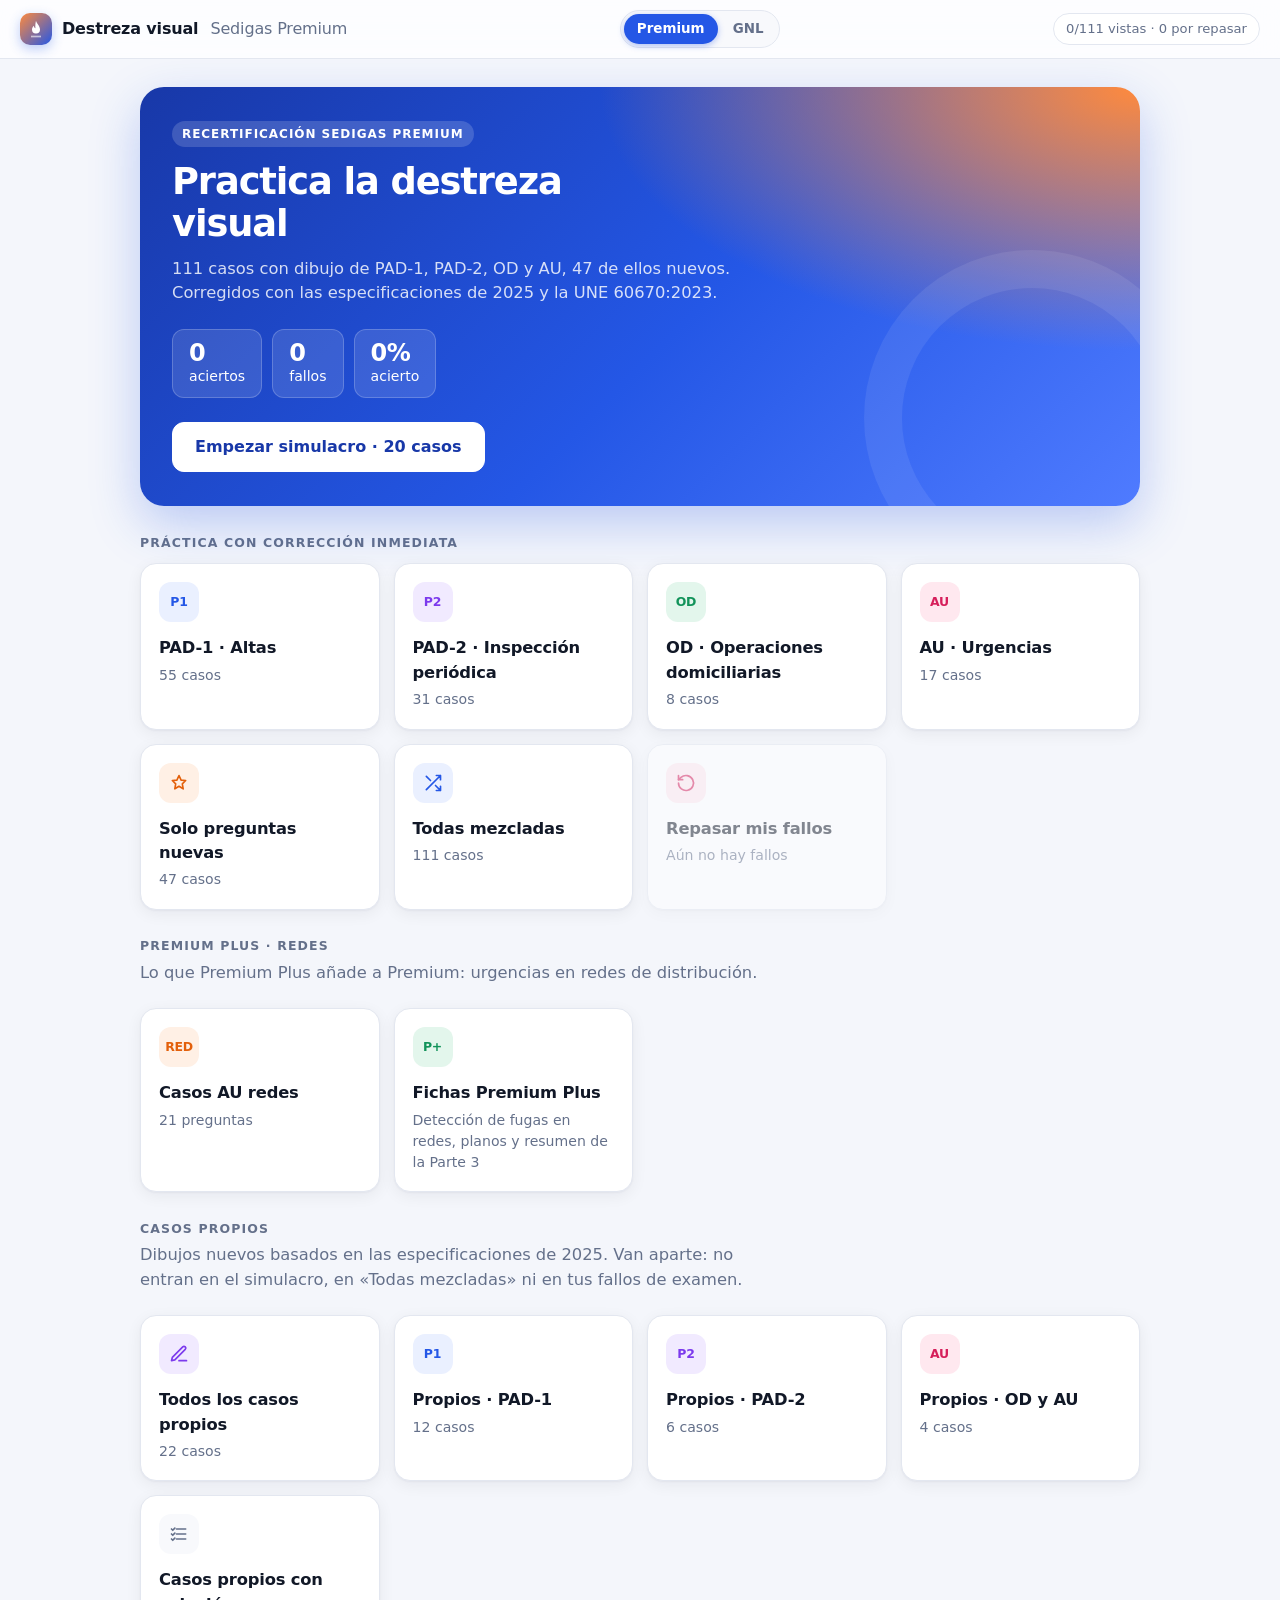
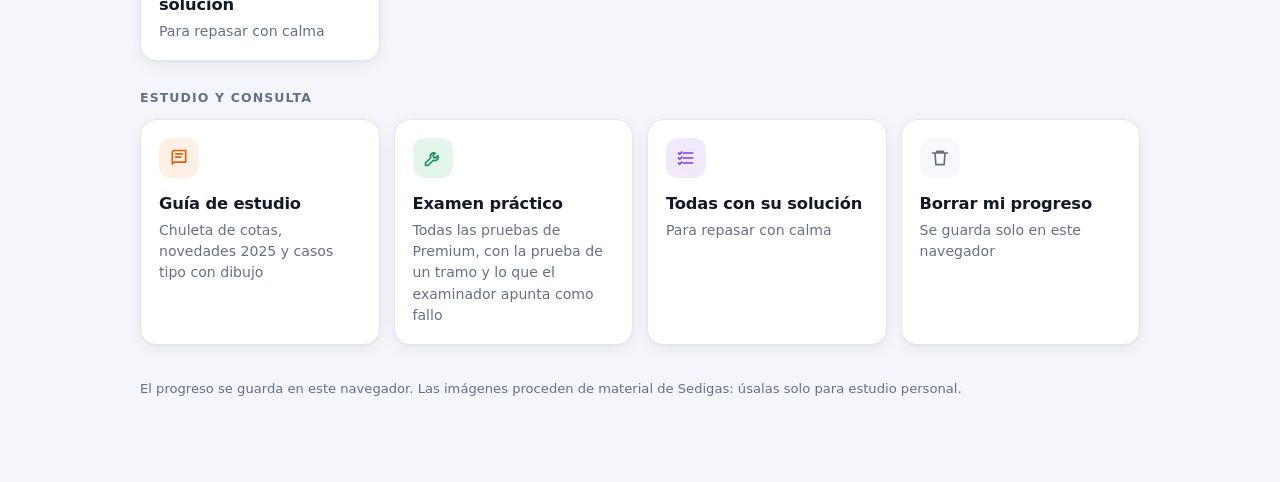
<file: index.html>
<!DOCTYPE html>
<html lang="es">
<head>
<meta charset="utf-8">
<meta name="viewport" content="width=device-width, initial-scale=1">
<title>Destreza visual · Recertificación Sedigas</title>
<link rel="stylesheet" href="styles.css">
<link rel="manifest" href="manifest.json">
<meta name="theme-color" content="#ffffff">
<meta name="apple-mobile-web-app-capable" content="yes">
<meta name="mobile-web-app-capable" content="yes">
<meta name="apple-mobile-web-app-title" content="Sedigas">
<link rel="apple-touch-icon" href="icon-180.png">
<link rel="icon" type="image/png" href="favicon.png">
</head>
<body>
<header class="top">
  <button class="brand" onclick="App.home()">Destreza visual <span>Sedigas Premium</span></button>
  <nav class="cambio" aria-label="Cambiar de certificación"><a href="./" class="on" aria-current="page">Premium</a><a href="gnl/">GNL</a></nav>
  <div id="progreso" class="progreso"></div>
</header>

<main id="app"></main>

<div id="zoom" class="zoom" onclick="this.classList.remove('on')"><img alt=""></div>

<script src="preguntas.js"></script>
<script src="casos-propios.js"></script>
<script src="casos-plus.js"></script>
<script src="app.js"></script>
<script>if("serviceWorker" in navigator && /^https?:$/.test(location.protocol)){addEventListener("load",()=>navigator.serviceWorker.register("sw.js").catch(()=>{}))}</script>
</body>
</html>
</file>
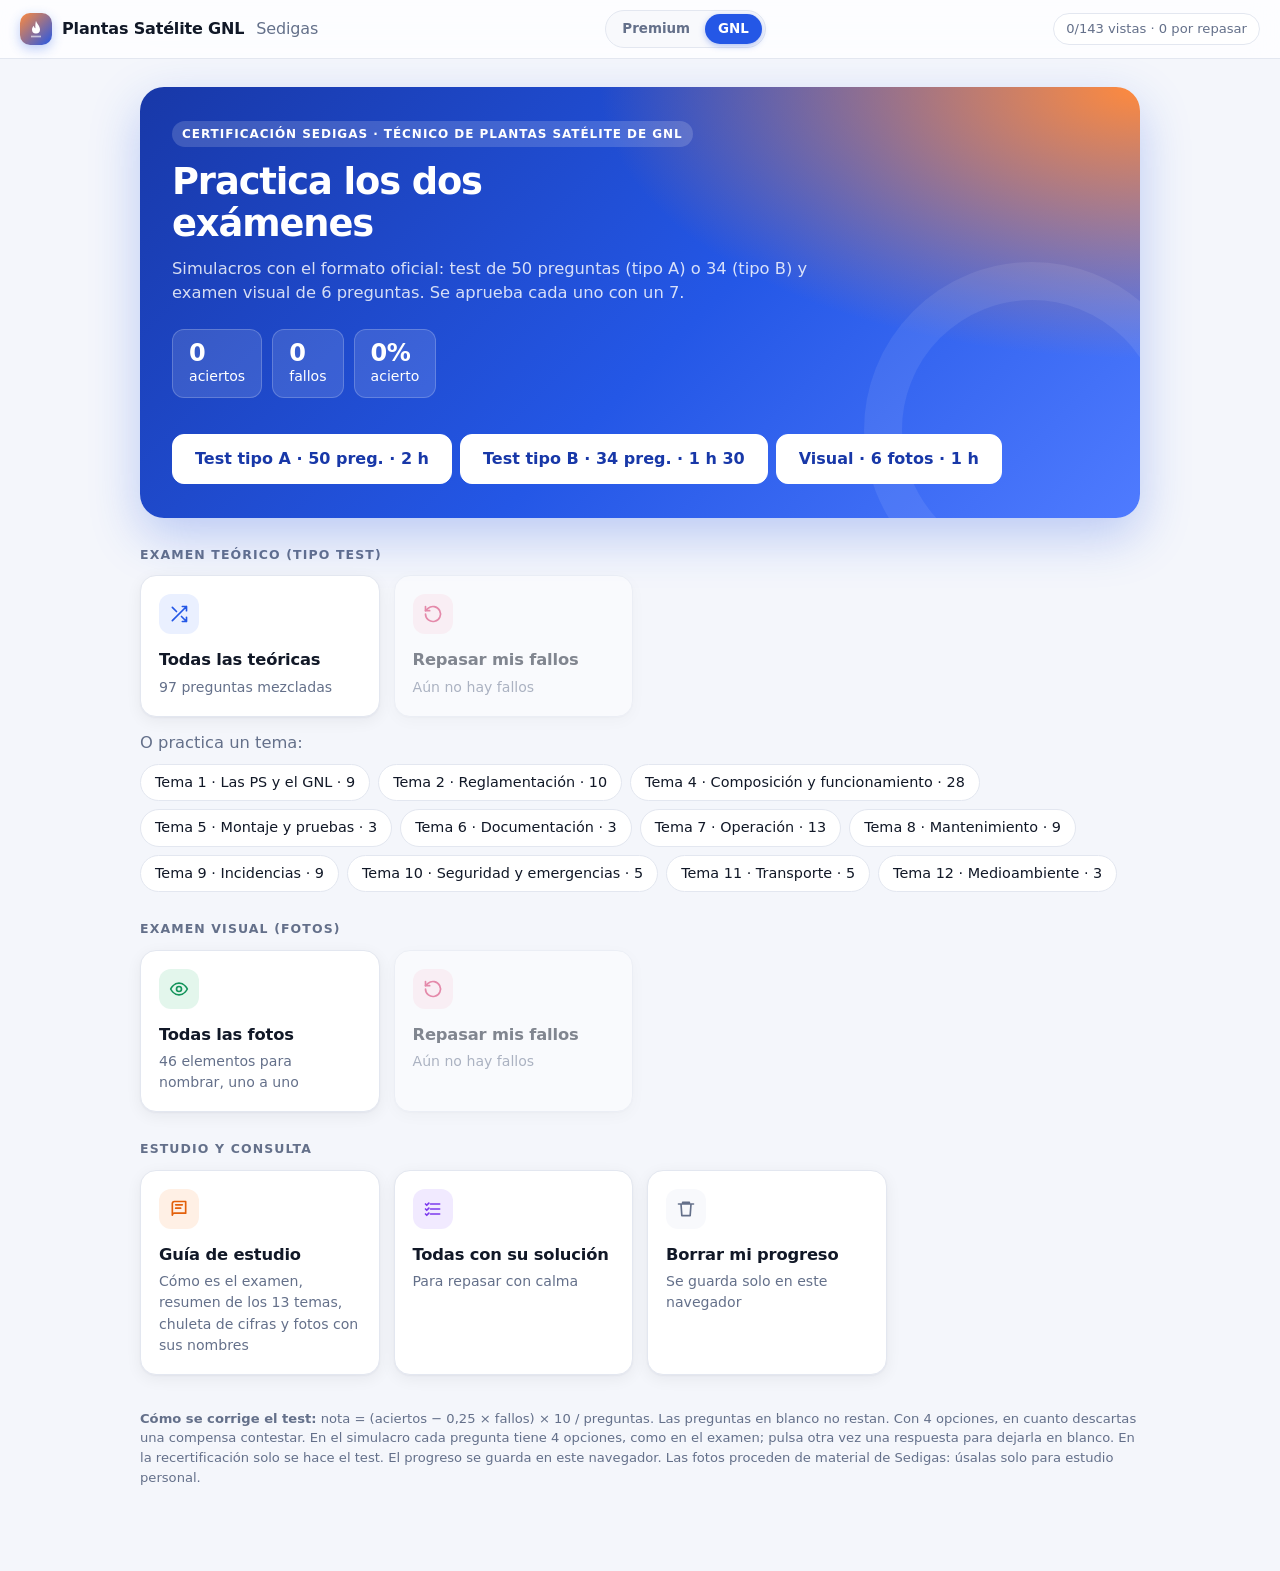
<file: gnl/index.html>
<!DOCTYPE html>
<html lang="es">
<head>
<meta charset="utf-8">
<meta name="viewport" content="width=device-width, initial-scale=1">
<title>Plantas Satélite de GNL · Certificación Sedigas</title>
<link rel="stylesheet" href="styles.css">
<link rel="manifest" href="../manifest.json">
<meta name="theme-color" content="#ffffff">
<meta name="apple-mobile-web-app-capable" content="yes">
<meta name="mobile-web-app-capable" content="yes">
<meta name="apple-mobile-web-app-title" content="Sedigas">
<link rel="apple-touch-icon" href="../icon-180.png">
<link rel="icon" type="image/png" href="../favicon.png">
</head>
<body>
<header class="top">
  <button class="brand" onclick="App.home()">Plantas Satélite GNL <span>Sedigas</span></button>
  <nav class="cambio" aria-label="Cambiar de certificación"><a href="../">Premium</a><a href="./" class="on" aria-current="page">GNL</a></nav>
  <div id="progreso" class="progreso"></div>
</header>

<main id="app"></main>

<div id="zoom" class="zoom" onclick="this.classList.remove('on')"><img alt=""></div>

<script src="preguntas.js"></script>
<script src="app.js"></script>
<script>if("serviceWorker" in navigator && /^https?:$/.test(location.protocol)){addEventListener("load",()=>navigator.serviceWorker.register("../sw.js",{scope:"../"}).catch(()=>{}))}</script>
</body>
</html>
</file>
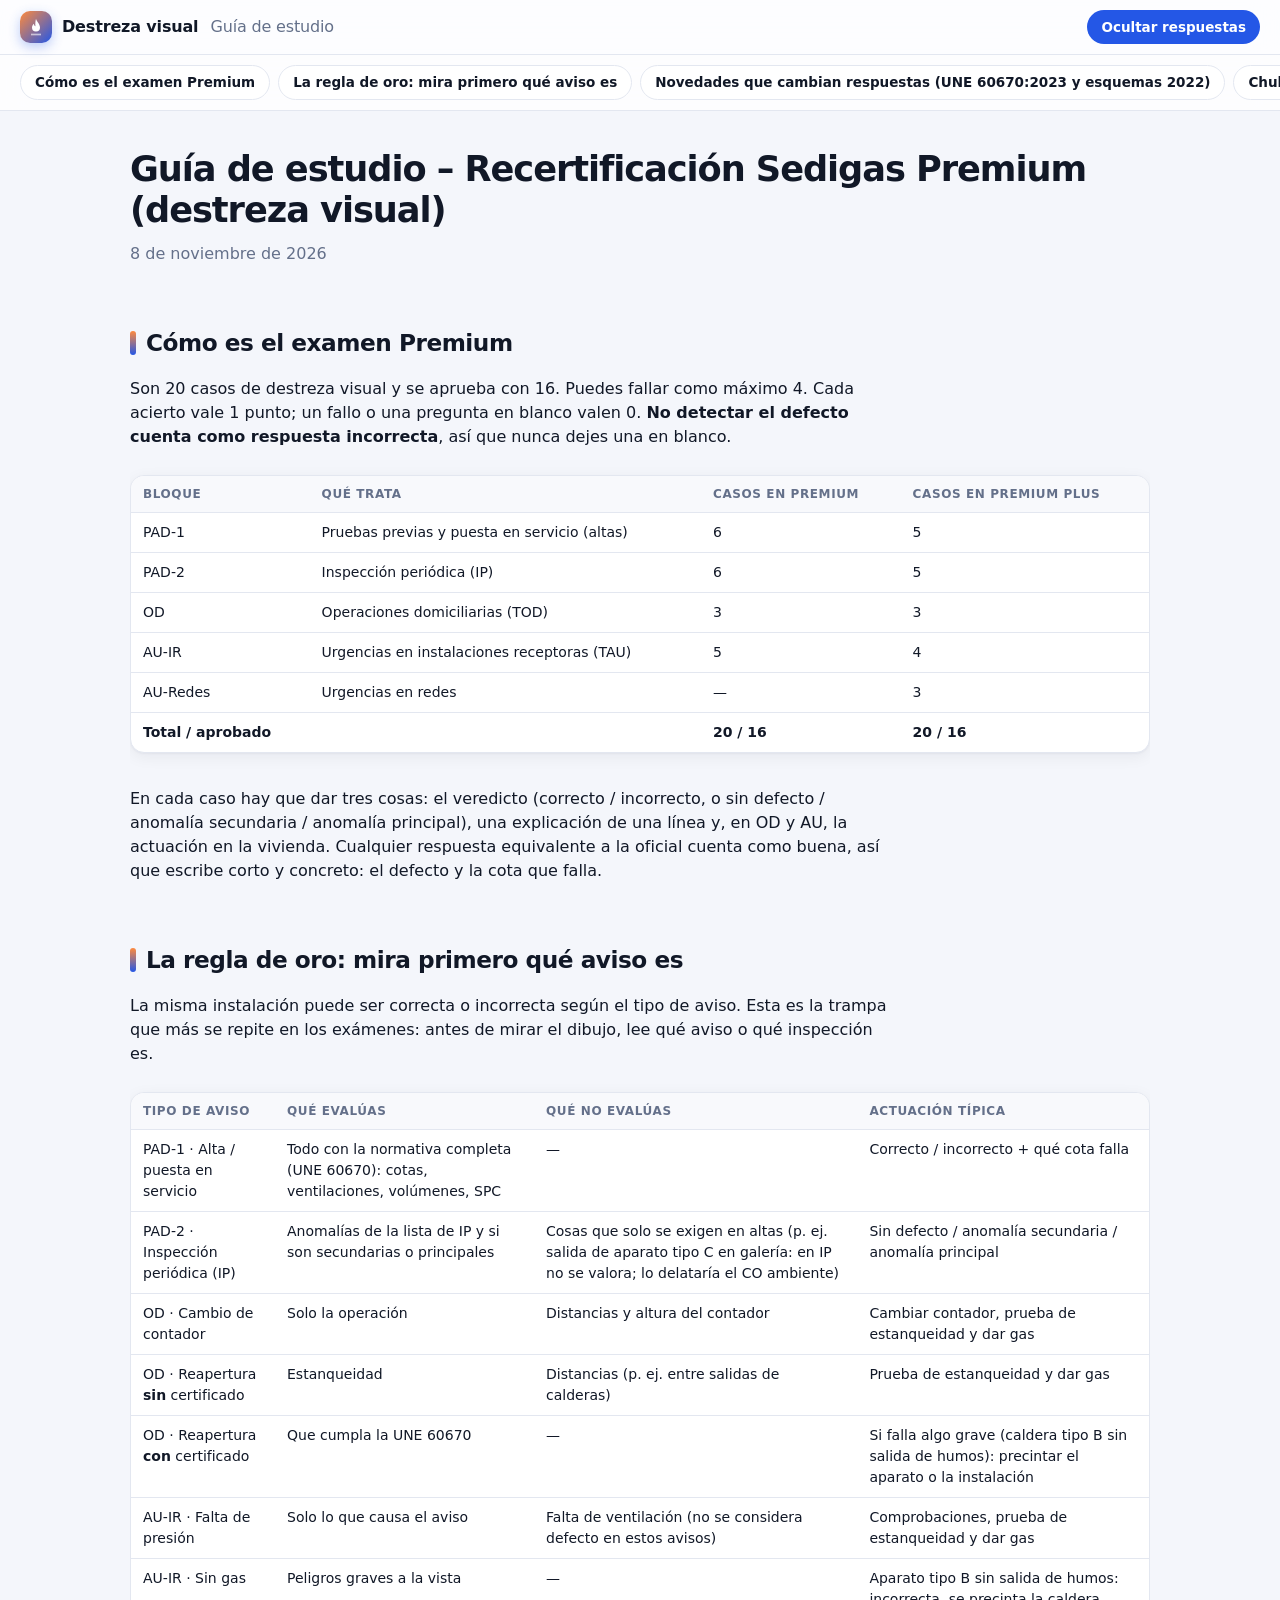
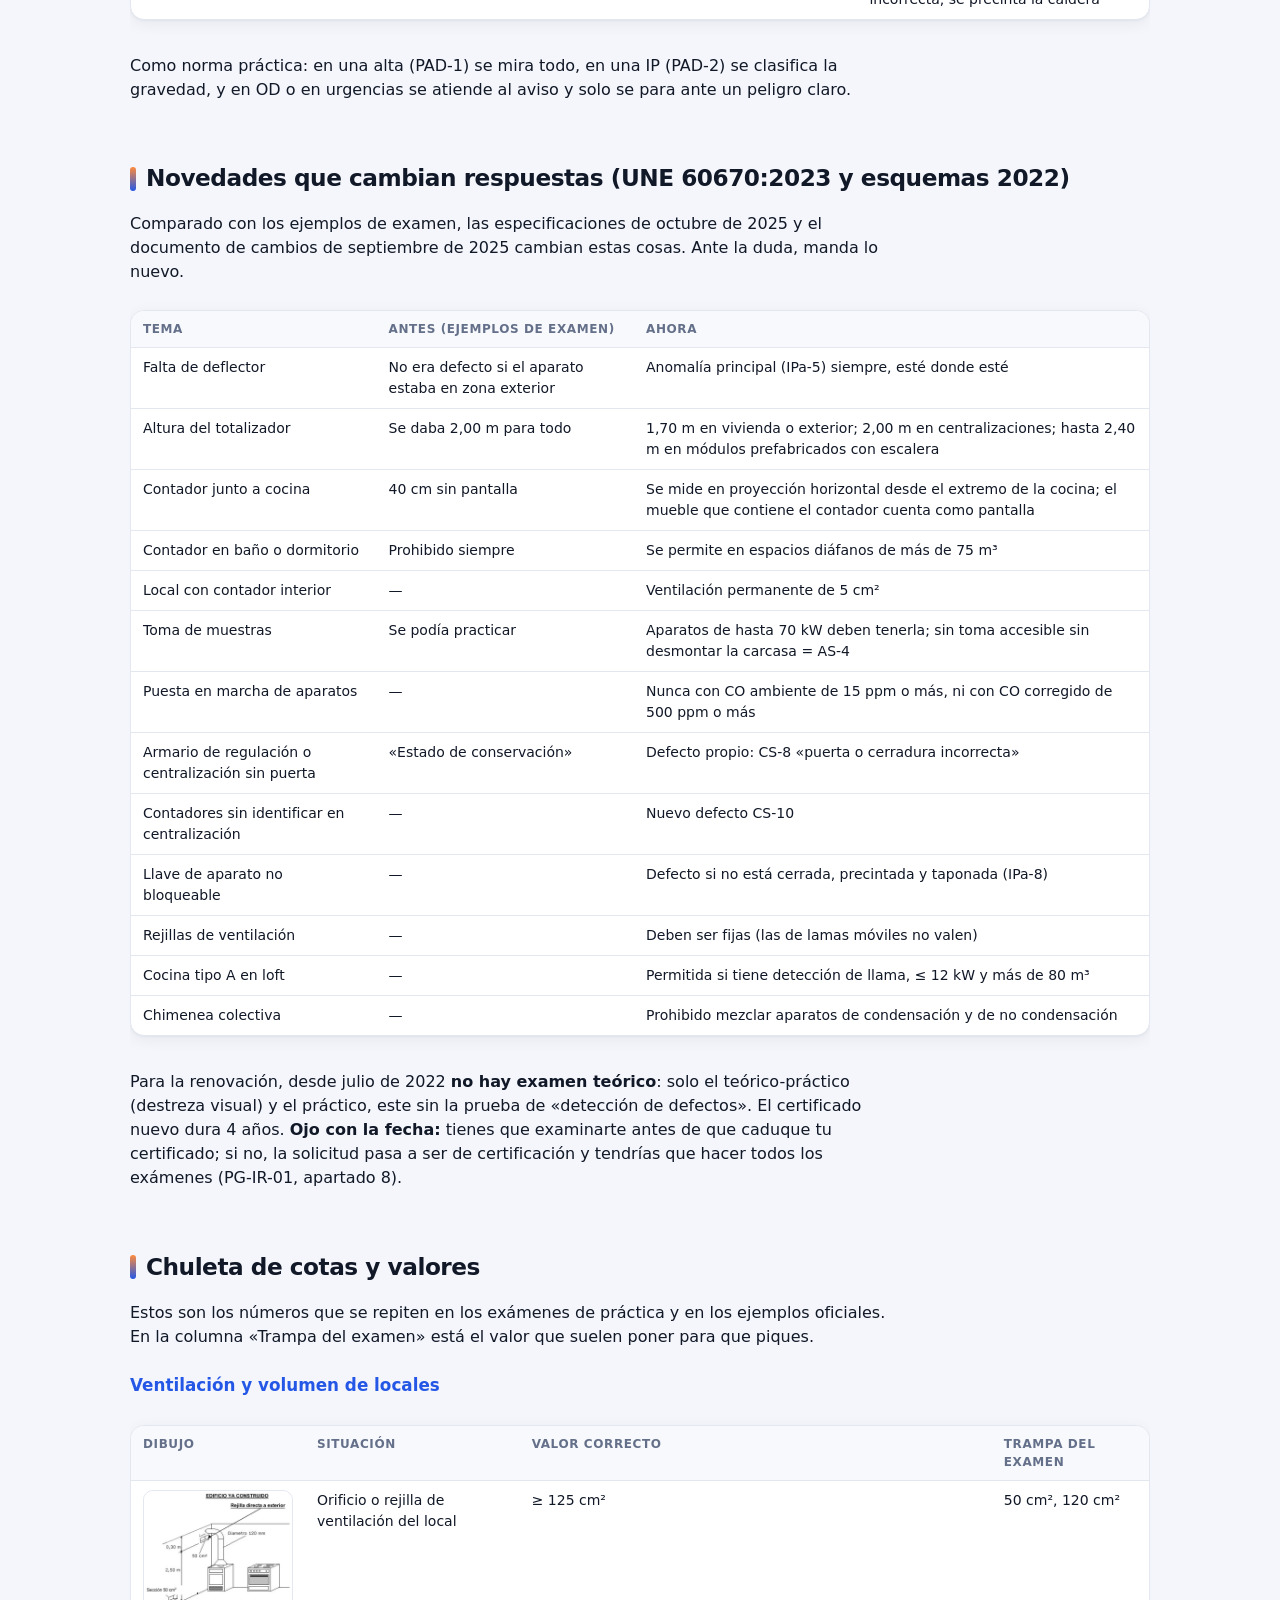
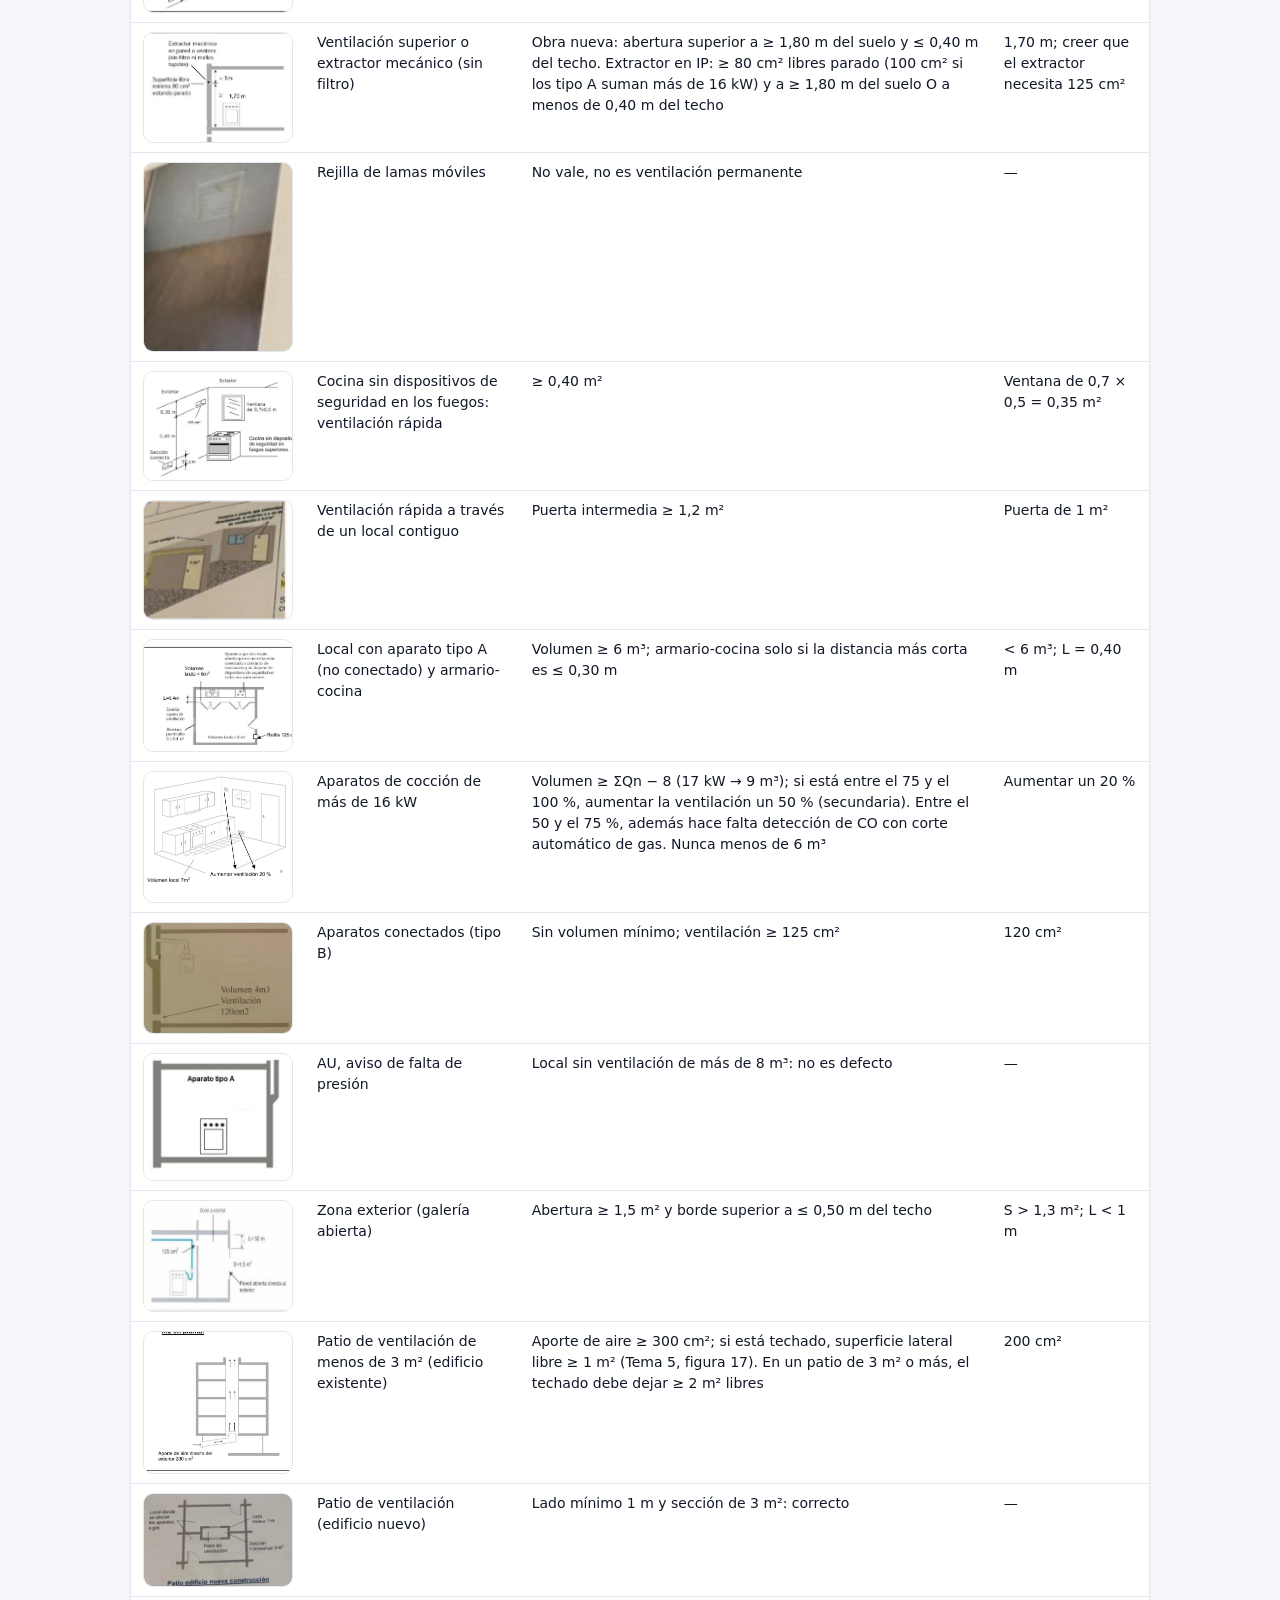
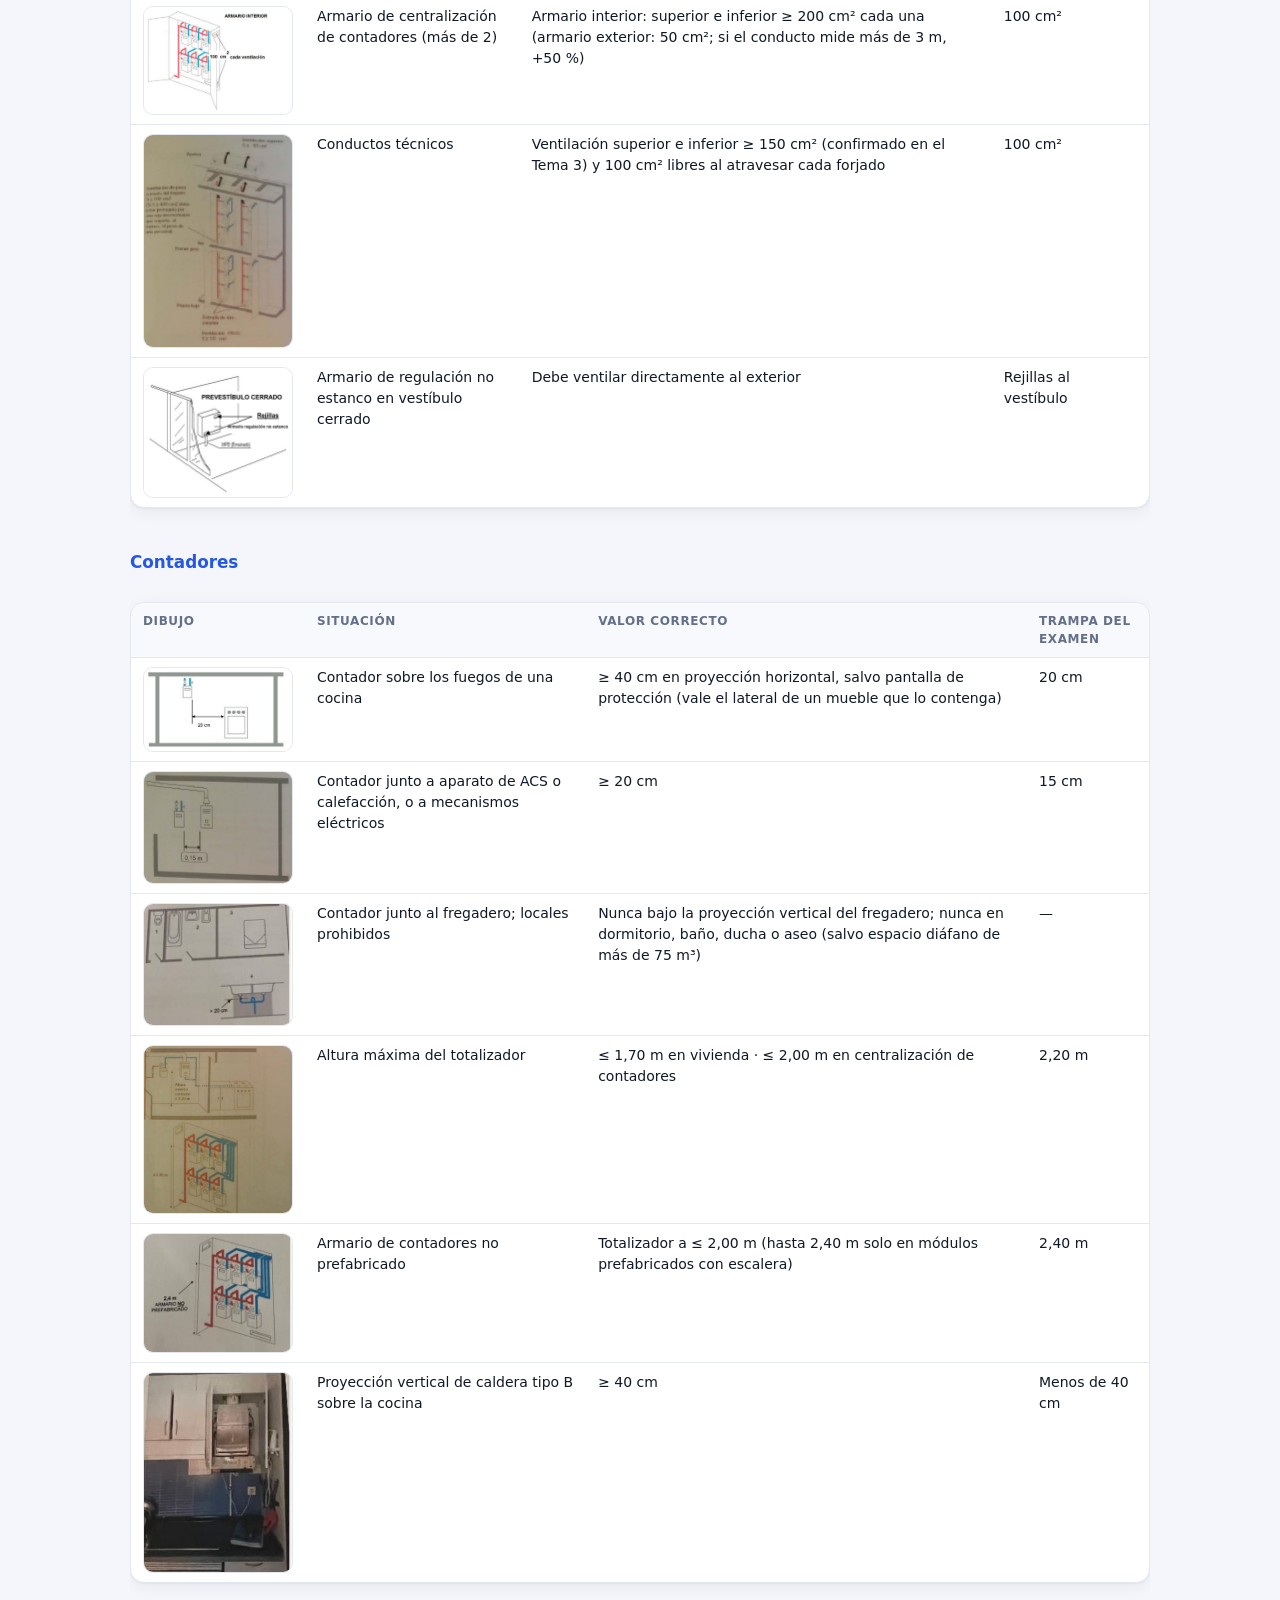
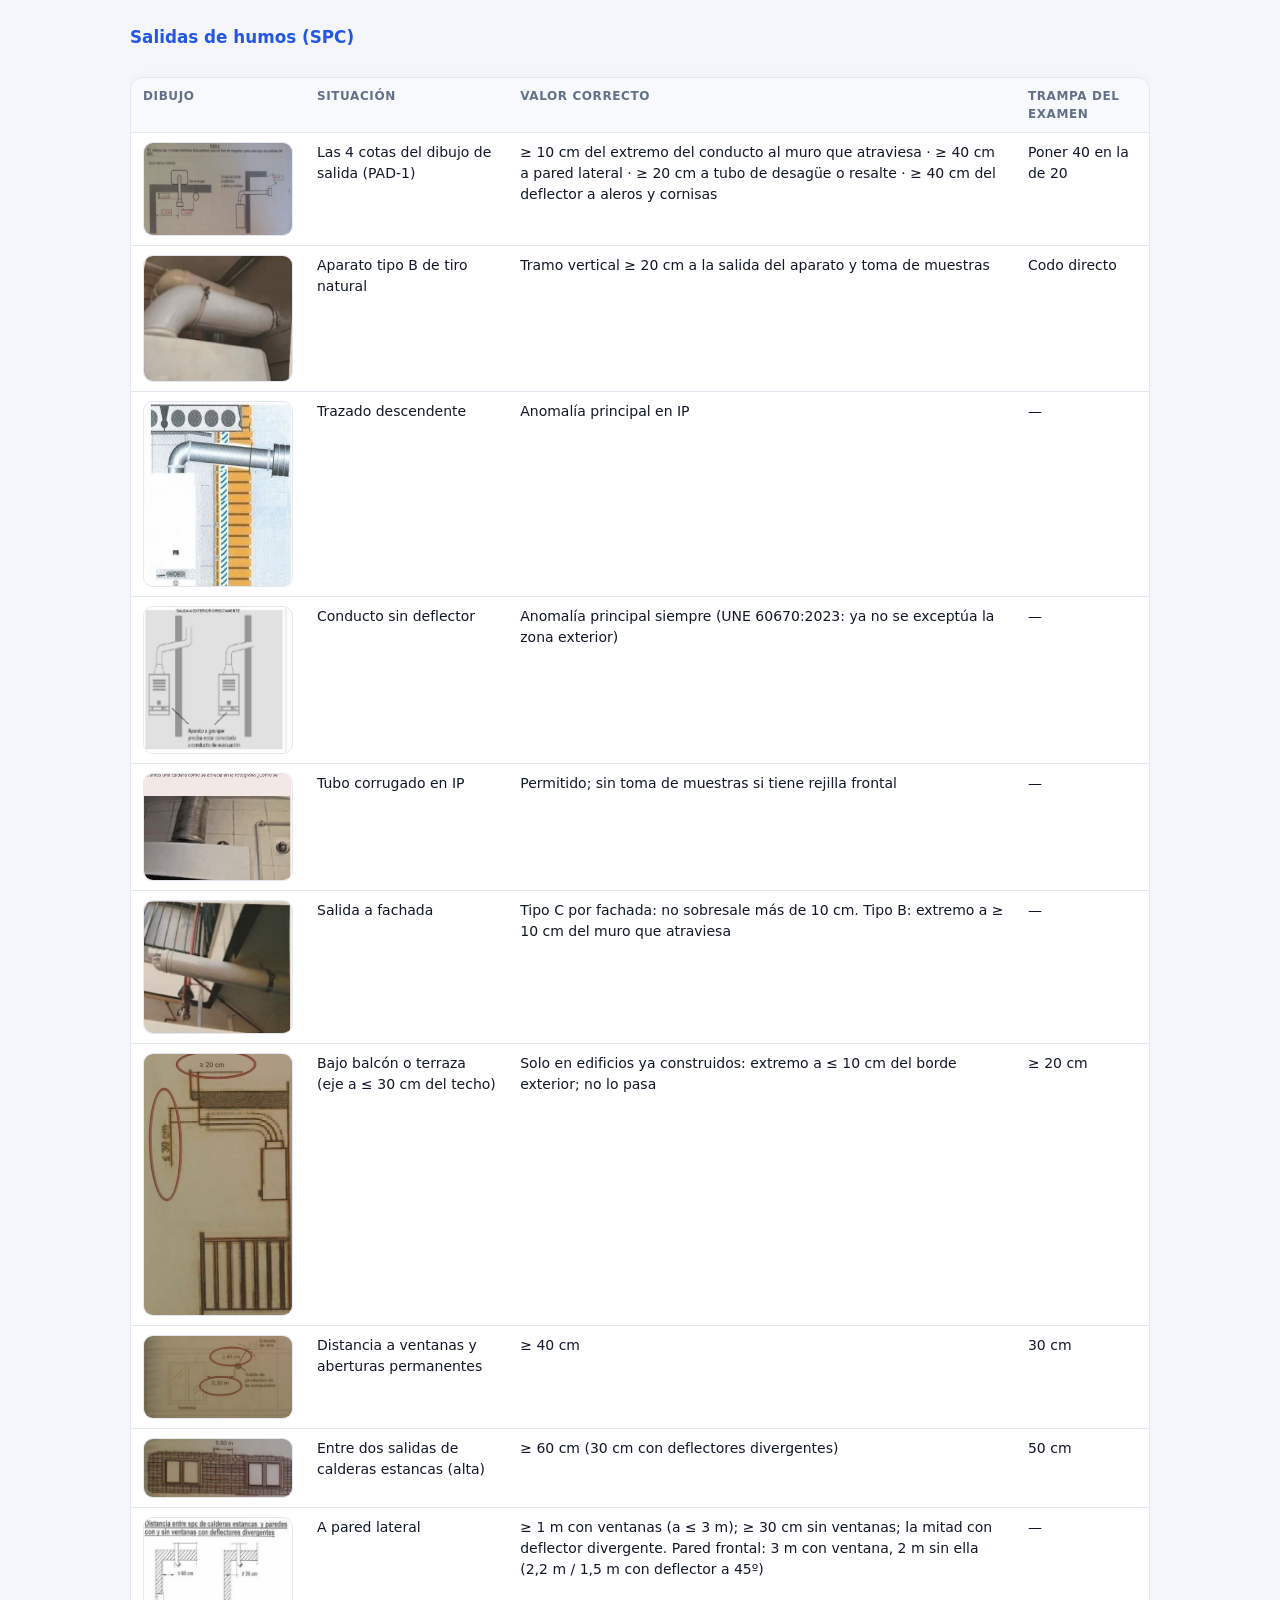
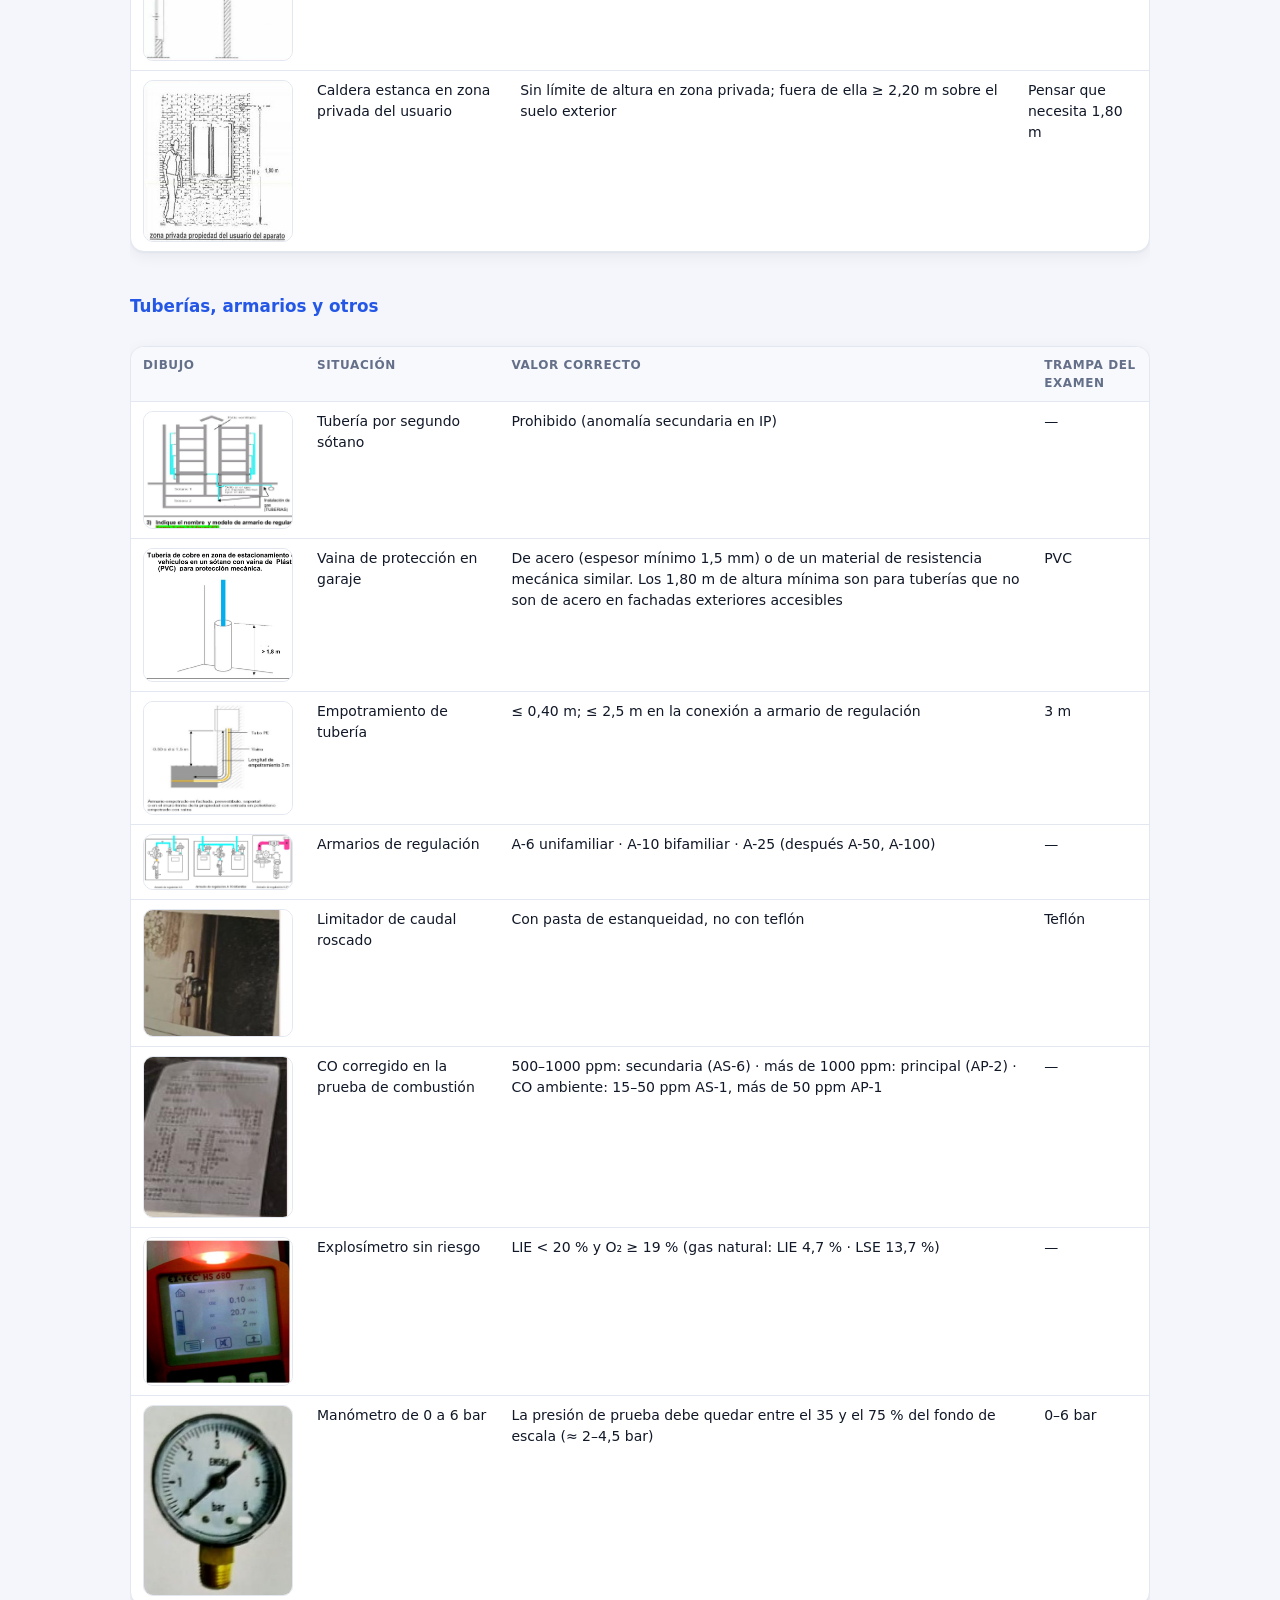
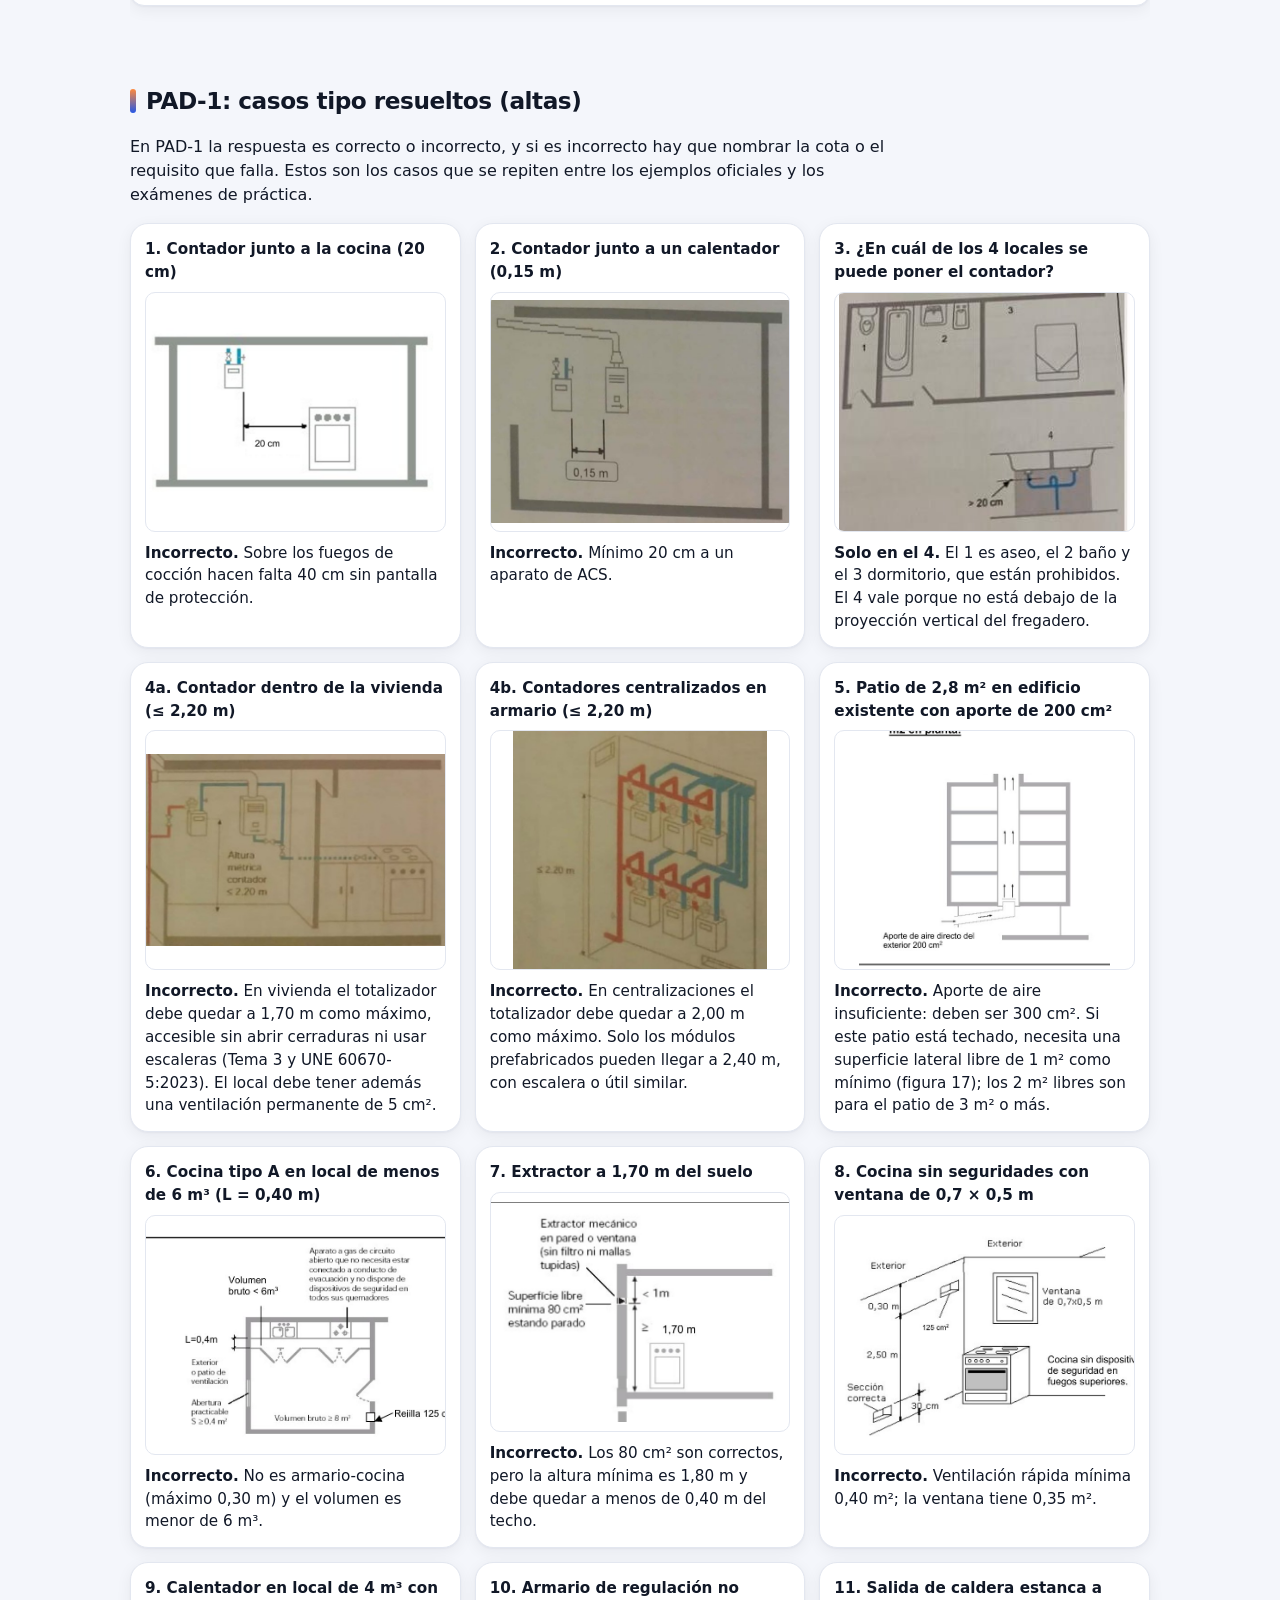
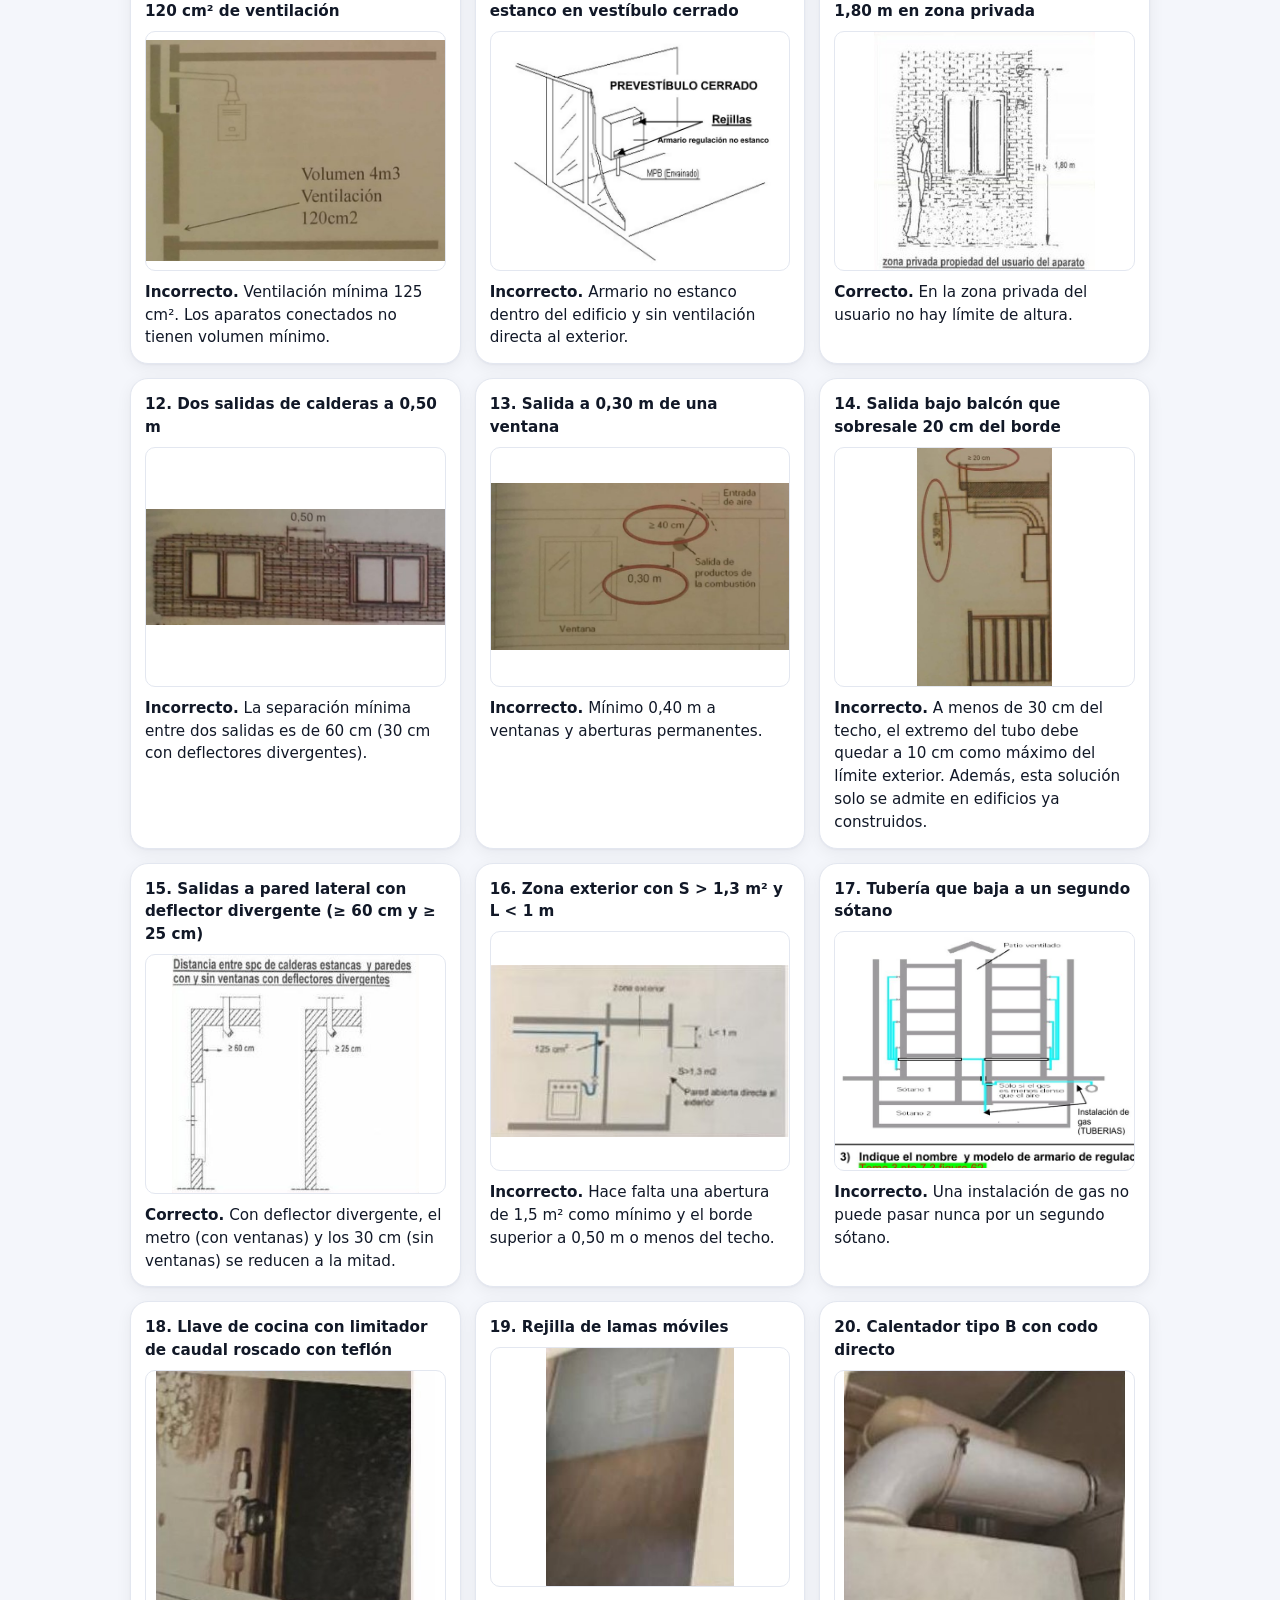
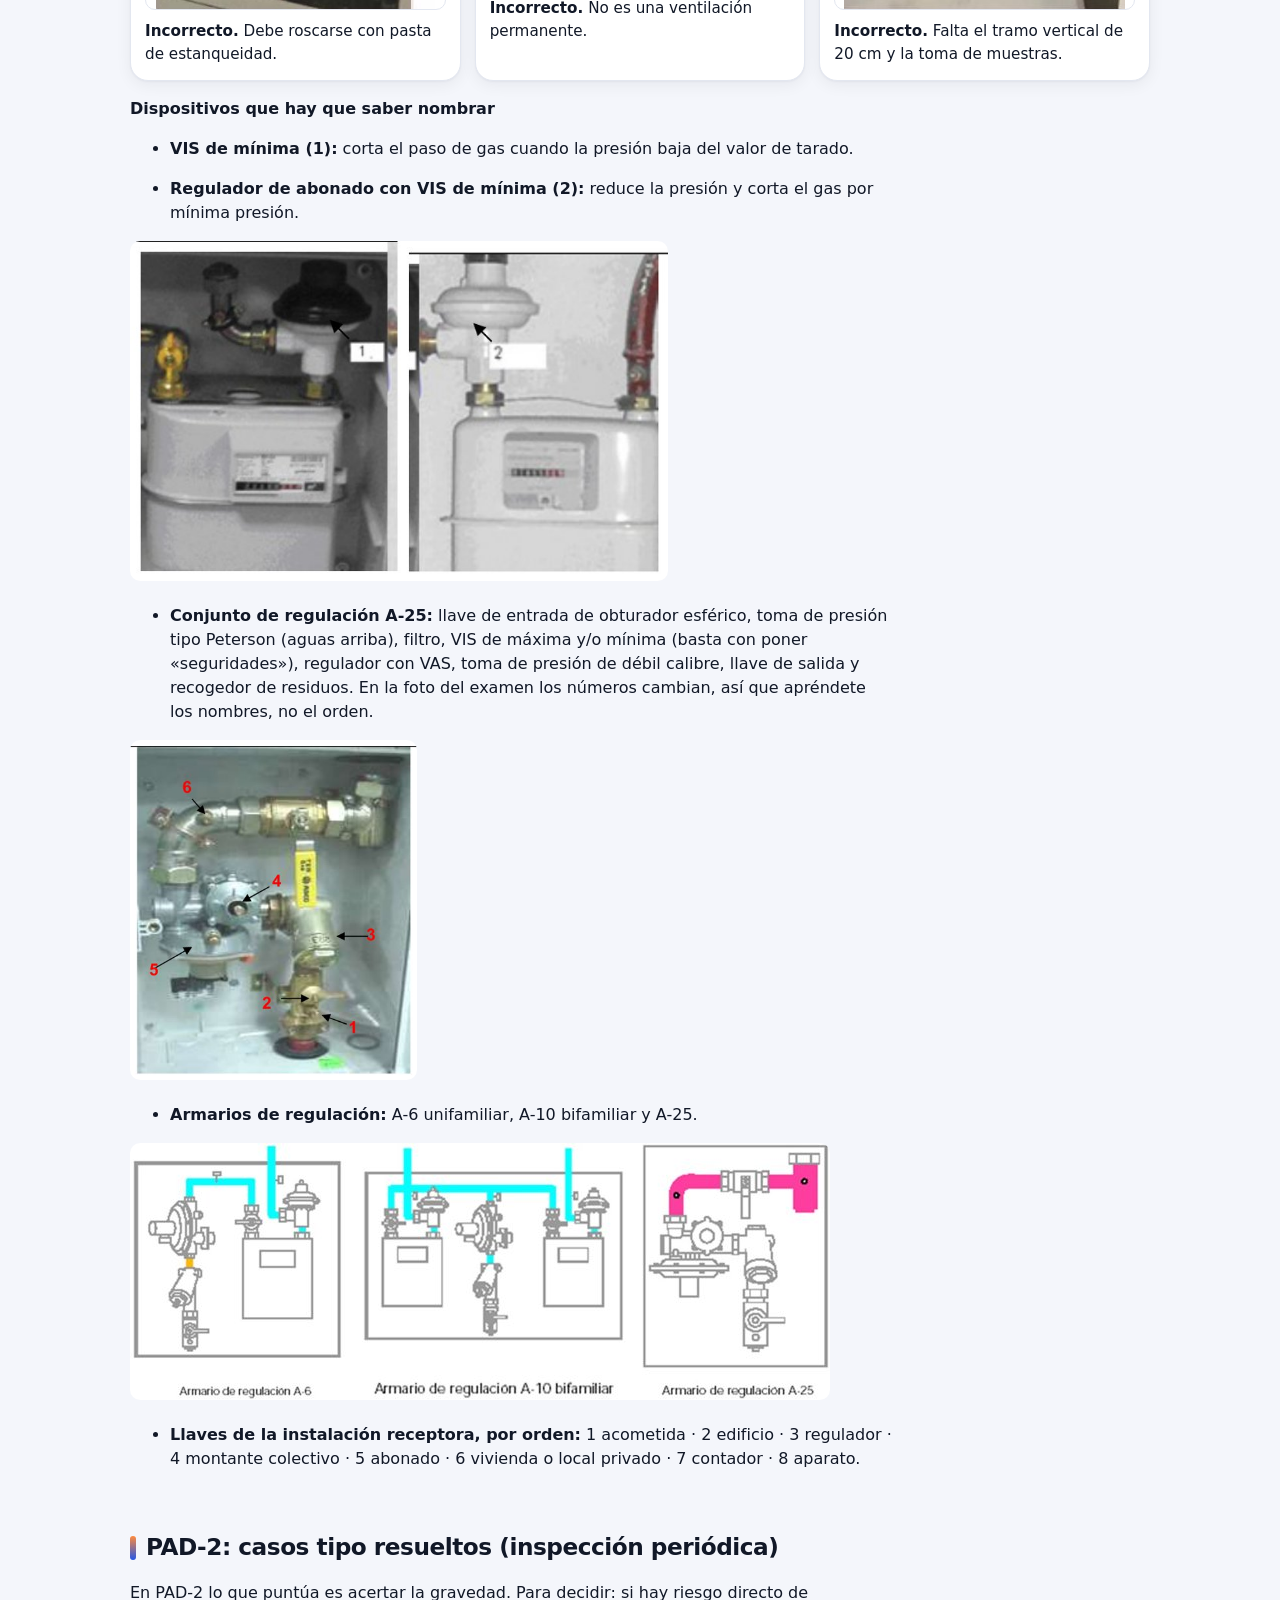
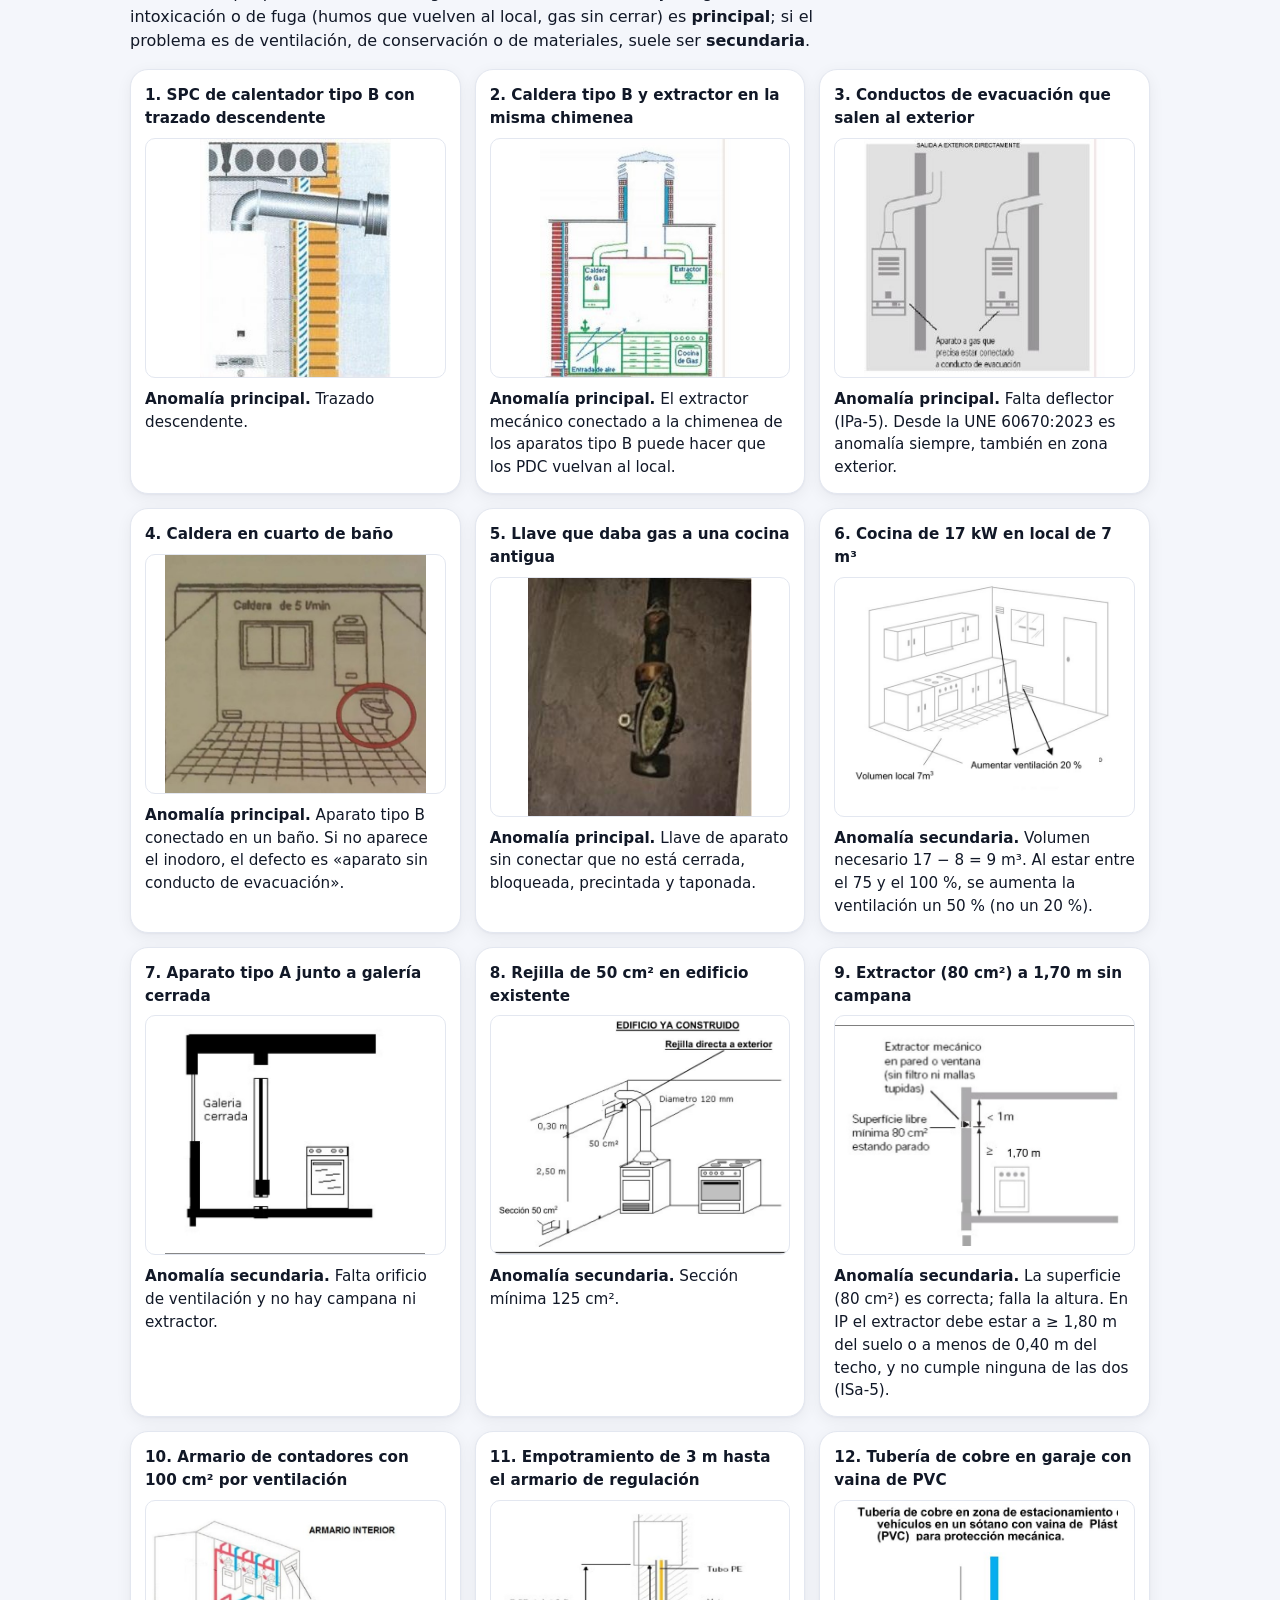
<file: guia/index.html>
<!DOCTYPE html>
<html lang="es"><head><meta charset="utf-8"><meta name="viewport" content="width=device-width,initial-scale=1">
<title>Guía de estudio · Recertificación Sedigas</title>
<link rel="stylesheet" href="../styles.css"><style>
nav{position:sticky;top:var(--hh,52px);z-index:4;background:var(--hdr);backdrop-filter:blur(14px);-webkit-backdrop-filter:blur(14px);border-bottom:1px solid var(--borde);padding:10px 20px;display:flex;gap:8px;overflow-x:auto;white-space:nowrap;scrollbar-width:none}
nav::-webkit-scrollbar{display:none}
nav a{color:var(--tinta);text-decoration:none;font-size:13.5px;font-weight:550;padding:6px 14px;border:1px solid var(--borde);border-radius:99px;background:var(--card);transition:all .12s}
nav a:hover{border-color:var(--azul);color:var(--azul)}
main{max-width:1060px}
main>h1{font-size:2.2rem;margin-top:.3em}
h2{font-size:1.45rem;text-transform:none;letter-spacing:-.02em;color:var(--tinta);font-weight:800;margin:2.4em 0 .7em;padding-top:4px;scroll-margin-top:120px;display:flex;align-items:center;gap:10px}
h2:before{content:"";width:6px;height:24px;border-radius:3px;background:linear-gradient(#ff8a3d,#2457e6);flex:none}
h3{font-size:1.05rem;color:var(--azul);margin-top:24px}
.by{color:var(--gris);margin-top:0}
main>p,main>ul,main>ol{max-width:75ch}
.tw,main>table{display:block;overflow-x:auto}
table{border-collapse:separate;border-spacing:0;width:100%;margin:10px 0 18px;font-size:14px;background:var(--card);border:1px solid var(--borde);border-radius:14px;overflow:hidden;box-shadow:var(--sombra)}
th,td{border-bottom:1px solid var(--borde);padding:9px 12px;vertical-align:top;text-align:left}
tr:last-child td{border-bottom:0}
th{background:var(--card2);font-size:12px;text-transform:uppercase;letter-spacing:.05em;color:var(--gris)}
td img{width:150px;max-width:40vw;height:auto;display:block;cursor:zoom-in;background:#fff;border:1px solid var(--borde)}
.cases{display:grid;grid-template-columns:repeat(auto-fill,minmax(300px,1fr));gap:14px;margin:12px 0}
.case{border:1px solid var(--borde);border-radius:18px;padding:14px;background:var(--card);box-shadow:var(--sombra);transition:transform .15s,box-shadow .15s}
.case:hover{transform:translateY(-2px);box-shadow:var(--sombra2)}
.case .t{margin:0 0 8px}
.case img{display:block;width:100%;height:240px;object-fit:contain;background:#fff;border:1px solid var(--borde);margin-bottom:10px;cursor:zoom-in}
.case p{margin:0;font-size:.95rem}
.case.hide-ans p:not(.t){filter:blur(6px);cursor:pointer;user-select:none}
p.pic img{max-width:100%;max-height:340px;cursor:zoom-in;background:#fff}
#zoom{position:fixed;inset:0;background:rgba(8,10,16,.88);backdrop-filter:blur(6px);display:none;align-items:center;justify-content:center;z-index:50;cursor:zoom-out}
#zoom img{max-width:96vw;max-height:94vh;background:#fff}
.toggle{background:var(--azul);color:#fff;border:0;border-radius:99px;padding:7px 14px;font-size:13.5px;font-weight:650;cursor:pointer;flex:none}
@media (prefers-color-scheme:dark){.toggle{color:#0c0f17}}
@media (max-width:600px){main>h1{font-size:1.6rem}h2{font-size:1.2rem}nav{padding:8px 14px}.toggle{font-size:12.5px;padding:6px 11px}.cases{grid-template-columns:1fr}.case img{height:220px}td img{width:110px}}
@media print{header,nav,.toggle{display:none}body{background:#fff}main{max-width:none;padding:0}h2{break-before:page}.case{break-inside:avoid;box-shadow:none}.case.hide-ans p{filter:none}}
</style><link rel="manifest" href="../manifest.json">
<meta name="theme-color" content="#ffffff">
<meta name="apple-mobile-web-app-capable" content="yes">
<meta name="mobile-web-app-capable" content="yes">
<meta name="apple-mobile-web-app-title" content="Sedigas">
<link rel="apple-touch-icon" href="../icon-180.png">
<link rel="icon" type="image/png" href="../favicon.png">
</head>
<body><header class="top"><a class="brand" href="../" style="text-decoration:none">Destreza visual <span>Guía de estudio</span></a><button class="toggle" id="modo">Ocultar respuestas</button></header>
<nav><a href="#cómo-es-el-examen-premium">Cómo es el examen Premium</a><a href="#la-regla-de-oro-mira-primero-qué-aviso-es">La regla de oro: mira
primero qué aviso es</a><a href="#novedades-que-cambian-respuestas-une-606702023-y-esquemas-2022">Novedades
que cambian respuestas (UNE 60670:2023 y esquemas 2022)</a><a href="#chuleta-de-cotas-y-valores">Chuleta de cotas y valores</a><a href="#pad-1-casos-tipo-resueltos-altas">PAD-1: casos tipo resueltos
(altas)</a><a href="#pad-2-casos-tipo-resueltos-inspección-periódica">PAD-2: casos
tipo resueltos (inspección periódica)</a><a href="#od-y-au-casos-tipo-resueltos">OD y AU: casos tipo resueltos</a></nav><main><h1
id="guía-de-estudio-recertificación-sedigas-premium-destreza-visual">Guía
de estudio – Recertificación Sedigas Premium (destreza visual)</h1>
<p class="by">8 de noviembre de 2026</p>
<h2 id="cómo-es-el-examen-premium">Cómo es el examen Premium</h2>
<p>Son 20 casos de destreza visual y se aprueba con 16. Puedes fallar
como máximo 4. Cada acierto vale 1 punto; un fallo o una pregunta en
blanco valen 0. <strong>No detectar el defecto cuenta como respuesta
incorrecta</strong>, así que nunca dejes una en blanco.</p>
<table>

<thead>
<tr class="header">
<th>Bloque</th>
<th>Qué trata</th>
<th>Casos en Premium</th>
<th>Casos en Premium Plus</th>
</tr>
</thead>
<tbody>
<tr class="odd">
<td>PAD-1</td>
<td>Pruebas previas y puesta en servicio (altas)</td>
<td>6</td>
<td>5</td>
</tr>
<tr class="even">
<td>PAD-2</td>
<td>Inspección periódica (IP)</td>
<td>6</td>
<td>5</td>
</tr>
<tr class="odd">
<td>OD</td>
<td>Operaciones domiciliarias (TOD)</td>
<td>3</td>
<td>3</td>
</tr>
<tr class="even">
<td>AU-IR</td>
<td>Urgencias en instalaciones receptoras (TAU)</td>
<td>5</td>
<td>4</td>
</tr>
<tr class="odd">
<td>AU-Redes</td>
<td>Urgencias en redes</td>
<td>—</td>
<td>3</td>
</tr>
<tr class="even">
<td><strong>Total / aprobado</strong></td>
<td></td>
<td><strong>20 / 16</strong></td>
<td><strong>20 / 16</strong></td>
</tr>
</tbody>
</table>
<p>En cada caso hay que dar tres cosas: el veredicto (correcto /
incorrecto, o sin defecto / anomalía secundaria / anomalía principal),
una explicación de una línea y, en OD y AU, la actuación en la vivienda.
Cualquier respuesta equivalente a la oficial cuenta como buena, así que
escribe corto y concreto: el defecto y la cota que falla.</p>
<h2 id="la-regla-de-oro-mira-primero-qué-aviso-es">La regla de oro: mira
primero qué aviso es</h2>
<p>La misma instalación puede ser correcta o incorrecta según el tipo de
aviso. Esta es la trampa que más se repite en los exámenes: antes de
mirar el dibujo, lee qué aviso o qué inspección es.</p>
<table>

<thead>
<tr class="header">
<th>Tipo de aviso</th>
<th>Qué evalúas</th>
<th>Qué NO evalúas</th>
<th>Actuación típica</th>
</tr>
</thead>
<tbody>
<tr class="odd">
<td>PAD-1 · Alta / puesta en servicio</td>
<td>Todo con la normativa completa (UNE 60670): cotas, ventilaciones,
volúmenes, SPC</td>
<td>—</td>
<td>Correcto / incorrecto + qué cota falla</td>
</tr>
<tr class="even">
<td>PAD-2 · Inspección periódica (IP)</td>
<td>Anomalías de la lista de IP y si son secundarias o principales</td>
<td>Cosas que solo se exigen en altas (p. ej. salida de aparato tipo C
en galería: en IP no se valora; lo delataría el CO ambiente)</td>
<td>Sin defecto / anomalía secundaria / anomalía principal</td>
</tr>
<tr class="odd">
<td>OD · Cambio de contador</td>
<td>Solo la operación</td>
<td>Distancias y altura del contador</td>
<td>Cambiar contador, prueba de estanqueidad y dar gas</td>
</tr>
<tr class="even">
<td>OD · Reapertura <strong>sin</strong> certificado</td>
<td>Estanqueidad</td>
<td>Distancias (p. ej. entre salidas de calderas)</td>
<td>Prueba de estanqueidad y dar gas</td>
</tr>
<tr class="odd">
<td>OD · Reapertura <strong>con</strong> certificado</td>
<td>Que cumpla la UNE 60670</td>
<td>—</td>
<td>Si falla algo grave (caldera tipo B sin salida de humos): precintar
el aparato o la instalación</td>
</tr>
<tr class="even">
<td>AU-IR · Falta de presión</td>
<td>Solo lo que causa el aviso</td>
<td>Falta de ventilación (no se considera defecto en estos avisos)</td>
<td>Comprobaciones, prueba de estanqueidad y dar gas</td>
</tr>
<tr class="odd">
<td>AU-IR · Sin gas</td>
<td>Peligros graves a la vista</td>
<td>—</td>
<td>Aparato tipo B sin salida de humos: incorrecta, se precinta la
caldera</td>
</tr>
</tbody>
</table>
<p>Como norma práctica: en una alta (PAD-1) se mira todo, en una IP
(PAD-2) se clasifica la gravedad, y en OD o en urgencias se atiende al
aviso y solo se para ante un peligro claro.</p>
<h2 id="novedades-que-cambian-respuestas-une-606702023-y-esquemas-2022">Novedades
que cambian respuestas (UNE 60670:2023 y esquemas 2022)</h2>
<p>Comparado con los ejemplos de examen, las especificaciones de octubre
de 2025 y el documento de cambios de septiembre de 2025 cambian estas
cosas. Ante la duda, manda lo nuevo.</p>
<table>

<thead>
<tr class="header">
<th>Tema</th>
<th>Antes (ejemplos de examen)</th>
<th>Ahora</th>
</tr>
</thead>
<tbody>
<tr class="odd">
<td>Falta de deflector</td>
<td>No era defecto si el aparato estaba en zona exterior</td>
<td>Anomalía principal (IPa-5) siempre, esté donde esté</td>
</tr>
<tr class="even">
<td>Altura del totalizador</td>
<td>Se daba 2,00 m para todo</td>
<td>1,70 m en vivienda o exterior; 2,00 m en centralizaciones; hasta
2,40 m en módulos prefabricados con escalera</td>
</tr>
<tr class="odd">
<td>Contador junto a cocina</td>
<td>40 cm sin pantalla</td>
<td>Se mide en proyección horizontal desde el extremo de la cocina; el
mueble que contiene el contador cuenta como pantalla</td>
</tr>
<tr class="even">
<td>Contador en baño o dormitorio</td>
<td>Prohibido siempre</td>
<td>Se permite en espacios diáfanos de más de 75 m³</td>
</tr>
<tr class="odd">
<td>Local con contador interior</td>
<td>—</td>
<td>Ventilación permanente de 5 cm²</td>
</tr>
<tr class="even">
<td>Toma de muestras</td>
<td>Se podía practicar</td>
<td>Aparatos de hasta 70 kW deben tenerla; sin toma accesible sin
desmontar la carcasa = AS-4</td>
</tr>
<tr class="odd">
<td>Puesta en marcha de aparatos</td>
<td>—</td>
<td>Nunca con CO ambiente de 15 ppm o más, ni con CO corregido de 500
ppm o más</td>
</tr>
<tr class="even">
<td>Armario de regulación o centralización sin puerta</td>
<td>«Estado de conservación»</td>
<td>Defecto propio: CS-8 «puerta o cerradura incorrecta»</td>
</tr>
<tr class="odd">
<td>Contadores sin identificar en centralización</td>
<td>—</td>
<td>Nuevo defecto CS-10</td>
</tr>
<tr class="even">
<td>Llave de aparato no bloqueable</td>
<td>—</td>
<td>Defecto si no está cerrada, precintada y taponada (IPa-8)</td>
</tr>
<tr class="odd">
<td>Rejillas de ventilación</td>
<td>—</td>
<td>Deben ser fijas (las de lamas móviles no valen)</td>
</tr>
<tr class="even">
<td>Cocina tipo A en loft</td>
<td>—</td>
<td>Permitida si tiene detección de llama, ≤ 12 kW y más de 80 m³</td>
</tr>
<tr class="odd">
<td>Chimenea colectiva</td>
<td>—</td>
<td>Prohibido mezclar aparatos de condensación y de no condensación</td>
</tr>
</tbody>
</table>
<p>Para la renovación, desde julio de 2022 <strong>no hay examen
teórico</strong>: solo el teórico-práctico (destreza visual) y el
práctico, este sin la prueba de «detección de defectos». El certificado nuevo dura 4 años. <b>Ojo con la fecha:</b> tienes que examinarte antes de que caduque tu certificado; si no, la solicitud pasa a ser de certificación y tendrías que hacer todos los exámenes (PG-IR-01, apartado 8).</p>
<h2 id="chuleta-de-cotas-y-valores">Chuleta de cotas y valores</h2>
<p>Estos son los números que se repiten en los exámenes de práctica y en
los ejemplos oficiales. En la columna «Trampa del examen» está el valor
que suelen poner para que piques.</p>
<h3 id="ventilación-y-volumen-de-locales">Ventilación y volumen de
locales</h3>
<table>

<thead>
<tr class="header">
<th>Dibujo</th>
<th>Situación</th>
<th>Valor correcto</th>
<th>Trampa del examen</th>
</tr>
</thead>
<tbody>
<tr class="odd">
<td><img src="img/001.jpg" loading="lazy" alt="Rejilla de 50 cm²" /></td>
<td>Orificio o rejilla de ventilación del local</td>
<td>≥ 125 cm²</td>
<td>50 cm², 120 cm²</td>
</tr>
<tr class="even">
<td><img src="img/002.jpg" loading="lazy" alt="Extractor a 1,70 m" /></td>
<td>Ventilación superior o extractor mecánico (sin filtro)</td>
<td>Obra nueva: abertura superior a ≥ 1,80 m del suelo y ≤ 0,40 m del
techo. Extractor en IP: ≥ 80 cm² libres parado (100 cm² si los tipo A
suman más de 16 kW) y a ≥ 1,80 m del suelo O a menos de 0,40 m del
techo</td>
<td>1,70 m; creer que el extractor necesita 125 cm²</td>
</tr>
<tr class="odd">
<td><img src="img/003.jpg" loading="lazy"
alt="Rejilla de lamas móviles" /></td>
<td>Rejilla de lamas móviles</td>
<td>No vale, no es ventilación permanente</td>
<td>—</td>
</tr>
<tr class="even">
<td><img src="img/004.jpg" loading="lazy"
alt="Cocina con ventana de 0,7 × 0,5 m" /></td>
<td>Cocina sin dispositivos de seguridad en los fuegos: ventilación
rápida</td>
<td>≥ 0,40 m²</td>
<td>Ventana de 0,7 × 0,5 = 0,35 m²</td>
</tr>
<tr class="odd">
<td><img src="img/005.jpg" loading="lazy"
alt="Ventilación rápida por local contiguo" /></td>
<td>Ventilación rápida a través de un local contiguo</td>
<td>Puerta intermedia ≥ 1,2 m²</td>
<td>Puerta de 1 m²</td>
</tr>
<tr class="even">
<td><img src="img/006.jpg" loading="lazy"
alt="Cocina tipo A en local menor de 6 m³" /></td>
<td>Local con aparato tipo A (no conectado) y armario-cocina</td>
<td>Volumen ≥ 6 m³; armario-cocina solo si la distancia más corta es ≤
0,30 m</td>
<td>&lt; 6 m³; L = 0,40 m</td>
</tr>
<tr class="odd">
<td><img src="img/007.jpg" loading="lazy" alt="Cocina de 17 kW en 7 m³" /></td>
<td>Aparatos de cocción de más de 16 kW</td>
<td>Volumen ≥ ΣQn − 8 (17 kW → 9 m³); si está entre el 75 y el 100 %,
aumentar la ventilación un 50 % (secundaria). Entre el 50 y el 75 %, además hace falta detección de CO con corte automático de gas. Nunca menos de 6 m³</td>
<td>Aumentar un 20 %</td>
</tr>
<tr class="even">
<td><img src="img/008.jpg" loading="lazy"
alt="Calentador con 120 cm²" /></td>
<td>Aparatos conectados (tipo B)</td>
<td>Sin volumen mínimo; ventilación ≥ 125 cm²</td>
<td>120 cm²</td>
</tr>
<tr class="odd">
<td><img src="img/009.jpg" loading="lazy"
alt="Aparato tipo A en 9 m³" /></td>
<td>AU, aviso de falta de presión</td>
<td>Local sin ventilación de más de 8 m³: no es defecto</td>
<td>—</td>
</tr>
<tr class="even">
<td><img src="img/010.jpg" loading="lazy"
alt="Zona exterior que cumple" /></td>
<td>Zona exterior (galería abierta)</td>
<td>Abertura ≥ 1,5 m² y borde superior a ≤ 0,50 m del techo</td>
<td>S &gt; 1,3 m²; L &lt; 1 m</td>
</tr>
<tr class="odd">
<td><img src="img/011.jpg" loading="lazy"
alt="Patio con aporte de 200 cm²" /></td>
<td>Patio de ventilación de menos de 3 m² (edificio existente)</td>
<td>Aporte de aire ≥ 300 cm²; si está techado, superficie lateral libre ≥ 1 m² (Tema 5, figura 17). En un patio de 3 m² o más, el techado debe dejar ≥ 2 m² libres</td>
<td>200 cm²</td>
</tr>
<tr class="even">
<td><img src="img/012.jpg" loading="lazy"
alt="Patio de edificio nuevo" /></td>
<td>Patio de ventilación (edificio nuevo)</td>
<td>Lado mínimo 1 m y sección de 3 m²: correcto</td>
<td>—</td>
</tr>
<tr class="odd">
<td><img src="img/013.jpg" loading="lazy"
alt="Armario de contadores con 100 cm²" /></td>
<td>Armario de centralización de contadores (más de 2)</td>
<td>Armario interior: superior e inferior ≥ 200 cm² cada una (armario
exterior: 50 cm²; si el conducto mide más de 3 m, +50 %)</td>
<td>100 cm²</td>
</tr>
<tr class="even">
<td><img src="img/014.jpg" loading="lazy" alt="Conductos técnicos" /></td>
<td>Conductos técnicos</td>
<td>Ventilación superior e inferior ≥ 150 cm² (confirmado en el Tema 3)
y 100 cm² libres al atravesar cada forjado</td>
<td>100 cm²</td>
</tr>
<tr class="odd">
<td><img src="img/015.jpg" loading="lazy"
alt="Armario de regulación en vestíbulo" /></td>
<td>Armario de regulación no estanco en vestíbulo cerrado</td>
<td>Debe ventilar directamente al exterior</td>
<td>Rejillas al vestíbulo</td>
</tr>
</tbody>
</table>
<h3 id="contadores">Contadores</h3>
<table>

<thead>
<tr class="header">
<th>Dibujo</th>
<th>Situación</th>
<th>Valor correcto</th>
<th>Trampa del examen</th>
</tr>
</thead>
<tbody>
<tr class="odd">
<td><img src="img/016.jpg" loading="lazy"
alt="Contador junto a la cocina" /></td>
<td>Contador sobre los fuegos de una cocina</td>
<td>≥ 40 cm en proyección horizontal, salvo pantalla de protección (vale
el lateral de un mueble que lo contenga)</td>
<td>20 cm</td>
</tr>
<tr class="even">
<td><img src="img/017.jpg" loading="lazy"
alt="Contador junto a calentador" /></td>
<td>Contador junto a aparato de ACS o calefacción, o a mecanismos
eléctricos</td>
<td>≥ 20 cm</td>
<td>15 cm</td>
</tr>
<tr class="odd">
<td><img src="img/018.jpg" loading="lazy"
alt="Locales para el contador" /></td>
<td>Contador junto al fregadero; locales prohibidos</td>
<td>Nunca bajo la proyección vertical del fregadero; nunca en
dormitorio, baño, ducha o aseo (salvo espacio diáfano de más de 75
m³)</td>
<td>—</td>
</tr>
<tr class="even">
<td><img src="img/019.jpg" loading="lazy"
alt="Altura de contadores" /></td>
<td>Altura máxima del totalizador</td>
<td>≤ 1,70 m en vivienda · ≤ 2,00 m en centralización de contadores</td>
<td>2,20 m</td>
</tr>
<tr class="odd">
<td><img src="img/020.jpg" loading="lazy"
alt="Armario no prefabricado de 2,4 m" /></td>
<td>Armario de contadores no prefabricado</td>
<td>Totalizador a ≤ 2,00 m (hasta 2,40 m solo en módulos prefabricados
con escalera)</td>
<td>2,40 m</td>
</tr>
<tr class="even">
<td><img src="img/021.jpg" loading="lazy"
alt="Caldera tipo B sobre la cocina" /></td>
<td>Proyección vertical de caldera tipo B sobre la cocina</td>
<td>≥ 40 cm</td>
<td>Menos de 40 cm</td>
</tr>
</tbody>
</table>
<h3 id="salidas-de-humos-spc">Salidas de humos (SPC)</h3>
<table>

<thead>
<tr class="header">
<th>Dibujo</th>
<th>Situación</th>
<th>Valor correcto</th>
<th>Trampa del examen</th>
</tr>
</thead>
<tbody>
<tr class="odd">
<td><img src="img/022.jpg" loading="lazy"
alt="Las 4 cotas de salida de humos" /></td>
<td>Las 4 cotas del dibujo de salida (PAD-1)</td>
<td>≥ 10 cm del extremo del conducto al muro que atraviesa · ≥ 40 cm a pared lateral · ≥ 20 cm a tubo de
desagüe o resalte · ≥ 40 cm del deflector a aleros y cornisas</td>
<td>Poner 40 en la de 20</td>
</tr>
<tr class="even">
<td><img src="img/023.jpg" loading="lazy"
alt="Codo directo sin tramo vertical" /></td>
<td>Aparato tipo B de tiro natural</td>
<td>Tramo vertical ≥ 20 cm a la salida del aparato y toma de
muestras</td>
<td>Codo directo</td>
</tr>
<tr class="odd">
<td><img src="img/024.jpg" loading="lazy"
alt="Trazado descendente" /></td>
<td>Trazado descendente</td>
<td>Anomalía principal en IP</td>
<td>—</td>
</tr>
<tr class="even">
<td><img src="img/025.jpg" loading="lazy"
alt="Conductos sin deflector" /></td>
<td>Conducto sin deflector</td>
<td>Anomalía principal siempre (UNE 60670:2023: ya no se exceptúa la
zona exterior)</td>
<td>—</td>
</tr>
<tr class="odd">
<td><img src="img/026.jpg" loading="lazy" alt="Tubo corrugado" /></td>
<td>Tubo corrugado en IP</td>
<td>Permitido; sin toma de muestras si tiene rejilla frontal</td>
<td>—</td>
</tr>
<tr class="even">
<td><img src="img/027.jpg" loading="lazy"
alt="Salida que sobresale de la fachada" /></td>
<td>Salida a fachada</td>
<td>Tipo C por fachada: no sobresale más de 10 cm. Tipo B: extremo a ≥
10 cm del muro que atraviesa</td>
<td>—</td>
</tr>
<tr class="odd">
<td><img src="img/028.jpg" loading="lazy"
alt="Salida bajo balcón" /></td>
<td>Bajo balcón o terraza (eje a ≤ 30 cm del techo)</td>
<td>Solo en edificios ya construidos: extremo a ≤ 10 cm del borde exterior; no lo pasa</td>
<td>≥ 20 cm</td>
</tr>
<tr class="even">
<td><img src="img/029.jpg" loading="lazy"
alt="Salida junto a ventana" /></td>
<td>Distancia a ventanas y aberturas permanentes</td>
<td>≥ 40 cm</td>
<td>30 cm</td>
</tr>
<tr class="odd">
<td><img src="img/030.jpg" loading="lazy"
alt="Dos salidas a 0,50 m" /></td>
<td>Entre dos salidas de calderas estancas (alta)</td>
<td>≥ 60 cm (30 cm con deflectores divergentes)</td>
<td>50 cm</td>
</tr>
<tr class="even">
<td><img src="img/031.jpg" loading="lazy"
alt="Salidas con deflector divergente" /></td>
<td>A pared lateral</td>
<td>≥ 1 m con ventanas (a ≤ 3 m); ≥ 30 cm sin ventanas; la mitad con
deflector divergente. Pared frontal: 3 m con ventana, 2 m sin ella (2,2
m / 1,5 m con deflector a 45º)</td>
<td>—</td>
</tr>
<tr class="odd">
<td><img src="img/032.jpg" loading="lazy"
alt="Salida en zona privada" /></td>
<td>Caldera estanca en zona privada del usuario</td>
<td>Sin límite de altura en zona privada; fuera de ella ≥ 2,20 m sobre
el suelo exterior</td>
<td>Pensar que necesita 1,80 m</td>
</tr>
</tbody>
</table>
<h3 id="tuberías-armarios-y-otros">Tuberías, armarios y otros</h3>
<table>

<thead>
<tr class="header">
<th>Dibujo</th>
<th>Situación</th>
<th>Valor correcto</th>
<th>Trampa del examen</th>
</tr>
</thead>
<tbody>
<tr class="odd">
<td><img src="img/033.jpg" loading="lazy" alt="Tubería por segundo sótano"></td>
<td>Tubería por segundo sótano</td>
<td>Prohibido (anomalía secundaria en IP)</td>
<td>—</td>
</tr>
<tr class="even">
<td><img src="img/034.jpg" loading="lazy" alt="Vaina de PVC en garaje"></td>
<td>Vaina de protección en garaje</td>
<td>De acero (espesor mínimo 1,5 mm) o de un material de resistencia mecánica similar. Los 1,80 m de altura mínima son para tuberías que no son de acero en fachadas exteriores accesibles</td>
<td>PVC</td>
</tr>
<tr class="odd">
<td><img src="img/035.jpg" loading="lazy" alt="Empotramiento de 3 m"></td>
<td>Empotramiento de tubería</td>
<td>≤ 0,40 m; ≤ 2,5 m en la conexión a armario de regulación</td>
<td>3 m</td>
</tr>
<tr class="even">
<td><img src="img/036.jpg" loading="lazy" alt="Armarios A-6, A-10 y A-25"></td>
<td>Armarios de regulación</td>
<td>A-6 unifamiliar · A-10 bifamiliar · A-25 (después A-50, A-100)</td>
<td>—</td>
</tr>
<tr class="odd">
<td><img src="img/037.jpg" loading="lazy" alt="Llave con limitador de caudal"></td>
<td>Limitador de caudal roscado</td>
<td>Con pasta de estanqueidad, no con teflón</td>
<td>Teflón</td>
</tr>
<tr class="even">
<td><img src="img/038.jpg" loading="lazy" alt="Ticket de combustión"></td>
<td>CO corregido en la prueba de combustión</td>
<td>500–1000 ppm: secundaria (AS-6) · más de 1000 ppm: principal (AP-2)
· CO ambiente: 15–50 ppm AS-1, más de 50 ppm AP-1</td>
<td>—</td>
</tr>
<tr class="odd">
<td><img src="img/039.jpg" loading="lazy" alt="Explosímetro"></td>
<td>Explosímetro sin riesgo</td>
<td>LIE &lt; 20 % y O₂ ≥ 19 % (gas natural: LIE 4,7 % · LSE 13,7 %)</td>
<td>—</td>
</tr>
<tr class="even">
<td><img src="img/040.jpg" loading="lazy" alt="Manómetro de 0 a 6 bar"></td>
<td>Manómetro de 0 a 6 bar</td>
<td>La presión de prueba debe quedar entre el 35 y el 75 % del fondo de
escala (≈ 2–4,5 bar)</td>
<td>0–6 bar</td>
</tr>
</tbody>
</table>
<h2 id="pad-1-casos-tipo-resueltos-altas">PAD-1: casos tipo resueltos
(altas)</h2>
<p>En PAD-1 la respuesta es correcto o incorrecto, y si es incorrecto
hay que nombrar la cota o el requisito que falla. Estos son los casos
que se repiten entre los ejemplos oficiales y los exámenes de
práctica.</p>
<div class="cases"><div class="case"><p class="t"><strong>1. Contador junto a la cocina (20 cm)</strong></p><img src="img/041.jpg" loading="lazy"
alt="Contador a 20 cm de la cocina" /><p><strong>Incorrecto.</strong> Sobre los fuegos de cocción hacen falta
40 cm sin pantalla de protección.</p></div>
<div class="case"><p class="t"><strong>2. Contador junto a un calentador (0,15 m)</strong></p><img src="img/042.jpg" loading="lazy"
alt="Contador a 0,15 m de un calentador" /><p><strong>Incorrecto.</strong> Mínimo 20 cm a un aparato de ACS.</p></div>
<div class="case"><p class="t"><strong>3. ¿En cuál de los 4 locales se puede poner el
contador?</strong></p><img src="img/043.jpg" loading="lazy"
alt="Aseo, baño, dormitorio y fregadero" /><p><strong>Solo en el 4.</strong> El 1 es aseo, el 2 baño y el 3
dormitorio, que están prohibidos. El 4 vale porque no está debajo de la
proyección vertical del fregadero.</p></div>
<div class="case"><p class="t"><strong>4a. Contador dentro de la vivienda (≤ 2,20 m)</strong></p><img src="img/contador_vivienda.jpg" loading="lazy" alt="Contador en vivienda a 2,20 m" /><p><strong>Incorrecto.</strong> En vivienda el totalizador debe quedar a 1,70 m como máximo, accesible sin abrir cerraduras ni usar escaleras (Tema 3 y UNE 60670-5:2023). El local debe tener además una ventilación permanente de 5 cm².</p></div>
<div class="case"><p class="t"><strong>4b. Contadores centralizados en armario (≤ 2,20 m)</strong></p><img src="img/contadores_centralizados.jpg" loading="lazy" alt="Contadores centralizados a 2,20 m" /><p><strong>Incorrecto.</strong> En centralizaciones el totalizador debe quedar a 2,00 m como máximo. Solo los módulos prefabricados pueden llegar a 2,40 m, con escalera o útil similar.</p></div>
<div class="case"><p class="t"><strong>5. Patio de 2,8 m² en edificio existente con aporte de 200
cm²</strong></p><img src="img/045.jpg" loading="lazy"
alt="Patio de ventilación con aporte de 200 cm²" /><p><strong>Incorrecto.</strong> Aporte de aire insuficiente: deben ser
300 cm². Si este patio está techado, necesita una superficie lateral libre de 1 m² como mínimo (figura 17); los 2 m² libres son para el patio de 3 m² o más.</p></div>
<div class="case"><p class="t"><strong>6. Cocina tipo A en local de menos de 6 m³ (L = 0,40
m)</strong></p><img src="img/046.jpg" loading="lazy"
alt="Cocina tipo A en local menor de 6 m³" /><p><strong>Incorrecto.</strong> No es armario-cocina (máximo 0,30 m) y
el volumen es menor de 6 m³.</p></div>
<div class="case"><p class="t"><strong>7. Extractor a 1,70 m del suelo</strong></p><img src="img/047.jpg" loading="lazy"
alt="Extractor mecánico a 1,70 m" /><p><strong>Incorrecto.</strong> Los 80 cm² son correctos, pero la altura
mínima es 1,80 m y debe quedar a menos de 0,40 m del techo.</p></div>
<div class="case"><p class="t"><strong>8. Cocina sin seguridades con ventana de 0,7 × 0,5
m</strong></p><img src="img/048.jpg" loading="lazy"
alt="Cocina sin dispositivos de seguridad y ventana de 0,7 × 0,5 m" /><p><strong>Incorrecto.</strong> Ventilación rápida mínima 0,40 m²; la
ventana tiene 0,35 m².</p></div>
<div class="case"><p class="t"><strong>9. Calentador en local de 4 m³ con 120 cm² de
ventilación</strong></p><img src="img/049.jpg" loading="lazy"
alt="Calentador con ventilación de 120 cm²" /><p><strong>Incorrecto.</strong> Ventilación mínima 125 cm². Los aparatos
conectados no tienen volumen mínimo.</p></div>
<div class="case"><p class="t"><strong>10. Armario de regulación no estanco en vestíbulo
cerrado</strong></p><img src="img/050.jpg" loading="lazy"
alt="Armario de regulación en prevestíbulo cerrado" /><p><strong>Incorrecto.</strong> Armario no estanco dentro del edificio y
sin ventilación directa al exterior.</p></div>
<div class="case"><p class="t"><strong>11. Salida de caldera estanca a 1,80 m en zona
privada</strong></p><img src="img/051.jpg" loading="lazy"
alt="Salida de caldera estanca en zona privada" /><p><strong>Correcto.</strong> En la zona privada del usuario no hay
límite de altura.</p></div>
<div class="case"><p class="t"><strong>12. Dos salidas de calderas a 0,50 m</strong></p><img src="img/052.jpg" loading="lazy"
alt="Dos salidas de humos a 0,50 m" /><p><strong>Incorrecto.</strong> La separación mínima entre dos salidas
es de 60 cm (30 cm con deflectores divergentes).</p></div>
<div class="case"><p class="t"><strong>13. Salida a 0,30 m de una ventana</strong></p><img src="img/053.jpg" loading="lazy"
alt="Salida de humos a 0,30 m de la ventana" /><p><strong>Incorrecto.</strong> Mínimo 0,40 m a ventanas y aberturas
permanentes.</p></div>
<div class="case"><p class="t"><strong>14. Salida bajo balcón que sobresale 20 cm del
borde</strong></p><img src="img/054.jpg" loading="lazy"
alt="Salida de humos bajo balcón" /><p><strong>Incorrecto.</strong> A menos de 30 cm del techo, el extremo
del tubo debe quedar a 10 cm como máximo del límite exterior. Además, esta solución solo se admite en edificios ya construidos.</p></div>
<div class="case"><p class="t"><strong>15. Salidas a pared lateral con deflector divergente (≥ 60 cm
y ≥ 25 cm)</strong></p><img src="img/055.jpg" loading="lazy"
alt="Salidas con deflectores divergentes" /><p><strong>Correcto.</strong> Con deflector divergente, el metro (con
ventanas) y los 30 cm (sin ventanas) se reducen a la mitad.</p></div>
<div class="case"><p class="t"><strong>16. Zona exterior con S &gt; 1,3 m² y L &lt; 1 m</strong></p><img src="img/056.jpg" loading="lazy" alt="Zona exterior con abertura de 1,3 m²"><p><strong>Incorrecto.</strong> Hace falta una abertura de 1,5 m² como mínimo y el borde superior a 0,50 m o menos del techo.</p></div>
<div class="case"><p class="t"><strong>17. Tubería que baja a un segundo sótano</strong></p><img src="img/033.jpg" loading="lazy" alt="Tubería por segundo sótano"><p><strong>Incorrecto.</strong> Una instalación de gas no puede pasar
nunca por un segundo sótano.</p></div>
<div class="case"><p class="t"><strong>18. Llave de cocina con limitador de caudal roscado con
teflón</strong></p><img src="img/037.jpg" loading="lazy" alt="Llave de cocina con limitador de caudal"><p><strong>Incorrecto.</strong> Debe roscarse con pasta de
estanqueidad.</p></div>
<div class="case"><p class="t"><strong>19. Rejilla de lamas móviles</strong></p><img src="img/057.jpg" loading="lazy"
alt="Rejilla de lamas móviles" /><p><strong>Incorrecto.</strong> No es una ventilación permanente.</p></div>
<div class="case"><p class="t"><strong>20. Calentador tipo B con codo directo</strong></p><img src="img/058.jpg" loading="lazy"
alt="Salida de humos con codo directo" /><p><strong>Incorrecto.</strong> Falta el tramo vertical de 20 cm y la
toma de muestras.</p></div>
</div><p><strong>Dispositivos que hay que saber nombrar</strong></p>
<ul>
<li><p><strong>VIS de mínima (1):</strong> corta el paso de gas cuando
la presión baja del valor de tarado.</p></li>
<li><p><strong>Regulador de abonado con VIS de mínima (2):</strong>
reduce la presión y corta el gas por mínima presión.</p></li>
</ul>
<p class="pic"><img src="img/059.jpg" loading="lazy" alt="VIS de mínima (1) y regulador de abonado (2)"></p>
<ul>
<li><p><strong>Conjunto de regulación A-25:</strong> llave de entrada de
obturador esférico, toma de presión tipo Peterson (aguas arriba),
filtro, VIS de máxima y/o mínima (basta con poner «seguridades»),
regulador con VAS, toma de presión de débil calibre, llave de salida y
recogedor de residuos. En la foto del examen los números cambian, así
que apréndete los nombres, no el orden.</p></li>
</ul>
<p class="pic"><img src="img/060.jpg" loading="lazy" alt="Conjunto de regulación A-25 numerado"></p>
<ul>
<li><p><strong>Armarios de regulación:</strong> A-6 unifamiliar, A-10
bifamiliar y A-25.</p></li>
</ul>
<p class="pic"><img src="img/036.jpg" loading="lazy" alt="Armarios A-6, A-10 y A-25"></p>
<ul>
<li><p><strong>Llaves de la instalación receptora, por orden:</strong> 1
acometida · 2 edificio · 3 regulador · 4 montante colectivo · 5 abonado
· 6 vivienda o local privado · 7 contador · 8 aparato.</p></li>
</ul>
<h2 id="pad-2-casos-tipo-resueltos-inspección-periódica">PAD-2: casos
tipo resueltos (inspección periódica)</h2>
<p>En PAD-2 lo que puntúa es acertar la gravedad. Para decidir: si hay
riesgo directo de intoxicación o de fuga (humos que vuelven al local,
gas sin cerrar) es <strong>principal</strong>; si el problema es de
ventilación, de conservación o de materiales, suele ser
<strong>secundaria</strong>.</p>
<div class="cases"><div class="case"><p class="t"><strong>1. SPC de calentador tipo B con trazado
descendente</strong></p><img src="img/061.jpg" loading="lazy"
alt="Salida de humos con trazado descendente" /><p><strong>Anomalía principal.</strong> Trazado descendente.</p></div>
<div class="case"><p class="t"><strong>2. Caldera tipo B y extractor en la misma
chimenea</strong></p><img src="img/062.jpg" loading="lazy" alt="Caldera y extractor conectados a la misma chimenea"><p><strong>Anomalía principal.</strong> El extractor mecánico conectado
a la chimenea de los aparatos tipo B puede hacer que los PDC vuelvan al
local.</p></div>
<div class="case"><p class="t"><strong>3. Conductos de evacuación que salen al exterior</strong></p><img src="img/063.jpg" loading="lazy"
alt="Conductos de evacuación sin deflector" /><p><strong>Anomalía principal.</strong> Falta deflector (IPa-5). Desde
la UNE 60670:2023 es anomalía siempre, también en zona exterior.</p></div>
<div class="case"><p class="t"><strong>4. Caldera en cuarto de baño</strong></p><img src="img/064.jpg" loading="lazy" alt="Caldera tipo B en cuarto de baño"><p><strong>Anomalía principal.</strong> Aparato tipo B conectado en un
baño. Si no aparece el inodoro, el defecto es «aparato sin conducto de
evacuación».</p></div>
<div class="case"><p class="t"><strong>5. Llave que daba gas a una cocina antigua</strong></p><img src="img/065.jpg" loading="lazy" alt="Llave de aparato sin conectar"><p><strong>Anomalía principal.</strong> Llave de aparato sin conectar
que no está cerrada, bloqueada, precintada y taponada.</p></div>
<div class="case"><p class="t"><strong>6. Cocina de 17 kW en local de 7 m³</strong></p><img src="img/066.jpg" loading="lazy"
alt="Cocina de 17 kW en local de 7 m³" /><p><strong>Anomalía secundaria.</strong> Volumen necesario 17 − 8 = 9
m³. Al estar entre el 75 y el 100 %, se aumenta la ventilación un 50 %
(no un 20 %).</p></div>
<div class="case"><p class="t"><strong>7. Aparato tipo A junto a galería cerrada</strong></p><img src="img/067.jpg" loading="lazy" alt="Cocina junto a galería cerrada"><p><strong>Anomalía secundaria.</strong> Falta orificio de ventilación y
no hay campana ni extractor.</p></div>
<div class="case"><p class="t"><strong>8. Rejilla de 50 cm² en edificio existente</strong></p><img src="img/068.jpg" loading="lazy"
alt="Cocinas con rejilla de 50 cm²" /><p><strong>Anomalía secundaria.</strong> Sección mínima 125 cm².</p></div>
<div class="case"><p class="t"><strong>9. Extractor (80 cm²) a 1,70 m sin campana</strong></p><img src="img/069.jpg" loading="lazy"
alt="Extractor mecánico a 1,70 m" /><p><strong>Anomalía secundaria.</strong> La superficie (80 cm²) es
correcta; falla la altura. En IP el extractor debe estar a ≥ 1,80 m del
suelo o a menos de 0,40 m del techo, y no cumple ninguna de las dos
(ISa-5).</p></div>
<div class="case"><p class="t"><strong>10. Armario de contadores con 100 cm² por
ventilación</strong></p><img src="img/070.jpg" loading="lazy"
alt="Armario interior de centralización de contadores" /><p><strong>Anomalía secundaria.</strong> Con más de 2 contadores, cada
ventilación necesita al menos 200 cm².</p></div>
<div class="case"><p class="t"><strong>11. Empotramiento de 3 m hasta el armario de
regulación</strong></p><img src="img/035.jpg" loading="lazy" alt="Armario empotrado con 3 m de empotramiento"><p><strong>Anomalía secundaria.</strong> Máximo 2,5 m en la conexión a
armarios de regulación (0,40 m en el resto).</p></div>
<div class="case"><p class="t"><strong>12. Tubería de cobre en garaje con vaina de PVC</strong></p><img src="img/034.jpg" loading="lazy" alt="Tubería con vaina de PVC en garaje"><p><strong>Anomalía secundaria.</strong> La vaina debe ser de acero o de
un material de resistencia similar.</p></div>
<div class="case"><p class="t"><strong>13. Tubería por segundo sótano</strong></p><img src="img/033.jpg" loading="lazy" alt="Tubería por segundo sótano"><p><strong>Anomalía secundaria.</strong> Prohibido pasar por un segundo
sótano.</p></div>
<div class="case"><p class="t"><strong>14. Ventilación de conductos técnicos</strong></p><img src="img/071.jpg" loading="lazy"
alt="Conductos técnicos con su ventilación" /><p><strong>Anomalía secundaria.</strong> La ventilación inferior y la
superior han de tener al menos 150 cm² (Tema 3).</p></div>
<div class="case"><p class="t"><strong>15. Armario de contador sin puerta</strong></p><img src="img/072.jpg" loading="lazy" alt="Armario de contador sin puerta"><p><strong>Anomalía secundaria.</strong> Falta puerta: «puerta o
cerradura incorrecta» (CS-8 en instalación común; ISa-2 en individual).
Una tubería con corrosión manifiesta es ISa-2, por estado de
conservación.</p></div>
<div class="case"><p class="t"><strong>16. Elastómero de cocina móvil</strong></p><img src="img/073.jpg" loading="lazy" alt="Elastómero de conexión de cocina"><p><strong>Anomalía secundaria.</strong> Goma caducada.</p></div>
<div class="case"><p class="t"><strong>17. Llama del quemador</strong></p><img src="img/074.jpg" loading="lazy" alt="Llama amarilla en un quemador"><p><strong>Anomalía secundaria.</strong> Funcionamiento incorrecto por
suciedad o falta de aire primario.</p></div>
<div class="case"><p class="t"><strong>18. Ticket de combustión con 660 ppm de CO
corregido</strong></p><img src="img/038.jpg" loading="lazy" alt="Ticket del analizador de combustión"><p><strong>Anomalía secundaria.</strong> CO corregido entre 500 y 1000
ppm (AS-6). Por encima de 1000 ppm sería principal (AP-2).</p></div>
<div class="case"><p class="t"><strong>19. Aparato tipo C que sale a una galería
cerrada</strong></p><img src="img/075.jpg" loading="lazy" alt="Salida de aparato tipo C en galería cerrada"><p><strong>Sin defecto.</strong> En IP no se valora para aparatos tipo
C; lo delataría el CO ambiente. En un alta sí tendría que salir al
exterior.</p></div>
<div class="case"><p class="t"><strong>20. Caldera con tubo corrugado</strong></p><img src="img/076.jpg" loading="lazy"
alt="Caldera con salida de tubo corrugado" /><p><strong>Sin defecto.</strong> El corrugado está permitido en IP y no
hace falta toma de muestras al tener rejilla frontal. Si no hubiera toma
accesible sin desmontar la carcasa, sería AS-4.</p></div>
<div class="case"><p class="t"><strong>21. Zona exterior con S &gt; 1,5 m² y L &lt; 50
cm</strong></p><img src="img/077.jpg" loading="lazy"
alt="Zona exterior que cumple" /><p><strong>Sin defecto.</strong> Cumple las condiciones de zona
exterior.</p></div>
<div class="case"><p class="t"><strong>22. Salida bajo balcón a ≤ 30 cm del techo y ≤ 10 cm del
borde</strong></p><img src="img/078.jpg" loading="lazy" alt="Salida de humos bajo balcón que cumple"><p><strong>Sin defecto.</strong> Cumple.</p></div>
</div><h2 id="od-y-au-casos-tipo-resueltos">OD y AU: casos tipo resueltos</h2>
<p>En OD y AU hay que escribir siempre dos cosas: la explicación y la
actuación en la vivienda. La actuación casi siempre acaba en «prueba de
estanqueidad y dar gas» o en «precintar».</p>
<h3 id="od-operaciones-domiciliarias">OD (operaciones
domiciliarias)</h3>
<div class="cases"><div class="case"><p class="t"><strong>1. Cambio de contador con el contador a 2,45 m</strong></p><img src="img/079.jpg" loading="lazy" alt="Vivienda con contador a 2,45 m"><p><strong>Correcta.</strong> En un cambio de contador no se evalúan las
distancias. <em>Actuación:</em> cambiar el contador, prueba de
estanqueidad y dar gas.</p></div>
<div class="case"><p class="t"><strong>2. Reapertura sin certificado: dos calderas estancas a 45
cm</strong></p><img src="img/080.jpg" loading="lazy" alt="Dos salidas de calderas estancas a 45 cm"><p><strong>Correcta.</strong> En reaperturas sin certificado no se
evalúa esa distancia. <em>Actuación:</em> prueba de estanqueidad y dar
gas.</p></div>
<div class="case"><p class="t"><strong>3. Reapertura con certificado: caldera tipo B sin
conducto</strong></p><img src="img/081.jpg" loading="lazy" alt="Caldera tipo B sin conducto de evacuación"><p><strong>Incorrecta.</strong> Caldera sin conducto de evacuación; no
cumple la UNE 60670. <em>Actuación:</em> precintar la caldera o la
instalación.</p></div>
</div><h3 id="au-ir-urgencias-en-instalaciones-receptoras">AU-IR (urgencias en
instalaciones receptoras)</h3>
<div class="cases"><div class="case"><p class="t"><strong>1. Falta de presión: cocina tipo A en 9 m³ sin
ventilación</strong></p><img src="img/082.jpg" loading="lazy"
alt="Aparato tipo A en local de 9 m³" /><p><strong>Correcta.</strong> En este aviso la falta de ventilación no
es un defecto a considerar (más de 8 m³). <em>Actuación:</em>
comprobaciones, prueba de estanqueidad y dar gas.</p></div>
<div class="case"><p class="t"><strong>2. Sin gas: caldera tipo B sin salida de humos</strong></p><img src="img/083.jpg" loading="lazy" alt="Caldera tipo B sin salida de humos"><p><strong>Incorrecta.</strong> Caldera sin conducto de evacuación de
PDC. <em>Actuación:</em> cerrar el gas y precintar la caldera.</p></div>
<div class="case"><p class="t"><strong>3. Fuga entre el buzón de acometida y el armario de
regulación</strong></p><img src="img/084.jpg" loading="lazy" alt="Fachada con buzón de acometida y armario de regulación"><p><em>Actuación:</em> avisar al CCAU y dejarlo en seguridad (cerrar la
llave de acometida si lo indican). Ese tramo ya es instalación receptora
(acometida interior o instalación común): se aísla la parte afectada y
se indica a los clientes cómo corregirlo; la reparación corresponde a la
comunidad o titular (AU, Parte 2).</p></div>
<div class="case"><p class="t"><strong>4. Manómetro de 0 a 6 bar</strong></p><img src="img/040.jpg" loading="lazy" alt="Manómetro de 0 a 6 bar"><p><strong>Entre 2 y 4 bar.</strong> La presión a medir debe quedar
entre el 35 y el 75 % del fondo de escala (con 6 bar: de 2,1 a 4,5
bar).</p></div>
</div><h3 id="explosímetro-cómo-razonarlo">Explosímetro: cómo razonarlo</h3>
<p>Hay dos condiciones y deben cumplirse las dos para que no haya
riesgo: <strong>LIE por debajo del 20 % y oxígeno al 19 % o
más</strong>.</p>
<div class="cases"><div class="case"><p class="t"><strong>7 % del LIE, 20,7 % de O₂ y 2 ppm de CO</strong></p><img src="img/039.jpg" loading="lazy" alt="Explosímetro con 7 % del LIE"><p><strong>Sin riesgo.</strong> Se hace el aviso ventilando y trabajando
con seguridad.</p></div>
<div class="case"><p class="t"><strong>9 % de CH₄, 17,2 % de O₂ y 0 ppm de CO</strong></p><img src="img/085.jpg" loading="lazy" alt="Explosímetro con 9 % de metano y 17,2 % de oxígeno"><p><strong>Situación de riesgo.</strong> El oxígeno está por debajo del
19 %, y un 9 % de metano en volumen está dentro del rango explosivo (del
4,7 al 13,7 % para el gas natural). Las flechas del aparato indican que
el metano se ha salido de escala. <em>Actuación:</em> no entrar; abrir
tapas y puertas para ventilar sin acceder; con ≥ 50 % del LIE permanecer
fuera, acordonar, ventilación forzada, cortar el gas desde el exterior y
valorar evacuar; nada que haga chispa; avisar al CCAU. Con O₂ &lt; 19 %
solo se entra con equipo de respiración autónomo o semiautónomo (AU,
Parte 4, apartado 3.4).</p></div>
<div class="case"><p class="t"><strong>AU-Redes: tubo de PE con gas dañado junto a un cable con
tensión</strong></p><img src="img/086.jpg" loading="lazy" alt="Tubo de polietileno dañado junto a cable eléctrico"><p><strong>Riesgo inmediato.</strong> Avisar al CCAU y poner la zona en
seguridad.</p></div>
</div><p>Los ejemplos oficiales remiten para el explosímetro al apartado 3.4
de la Parte 4 y al 5.4 de la Parte 1 de las Especificaciones Técnicas de
AU.</p>
</main><div id="zoom"><img alt=""></div><script>
const hd=document.querySelector('header.top');const setH=()=>document.documentElement.style.setProperty('--hh',hd.offsetHeight+'px');setH();addEventListener('resize',setH);
const z=document.getElementById('zoom'),zi=z.querySelector('img');
document.querySelectorAll('main img').forEach(i=>i.addEventListener('click',()=>{zi.src=i.src;z.style.display='flex'}));
z.addEventListener('click',()=>z.style.display='none');
document.addEventListener('keydown',e=>{if(e.key==='Escape')z.style.display='none'});
document.querySelectorAll('main table').forEach(t=>{const w=document.createElement('div');w.className='tw';t.parentNode.insertBefore(w,t);w.appendChild(t)});
const btn=document.getElementById('modo');let on=false;
btn.addEventListener('click',()=>{on=!on;document.querySelectorAll('.case').forEach(c=>c.classList.toggle('hide-ans',on));btn.textContent=on?'Mostrar respuestas':'Ocultar respuestas'});
document.querySelectorAll('.case').forEach(c=>c.addEventListener('click',e=>{if(c.classList.contains('hide-ans')&&e.target.tagName!=='IMG'){c.classList.remove('hide-ans')}}));
</script><script>if("serviceWorker" in navigator && /^https?:$/.test(location.protocol)){addEventListener("load",()=>navigator.serviceWorker.register("../sw.js").catch(()=>{}))}</script>
</body></html>
</file>
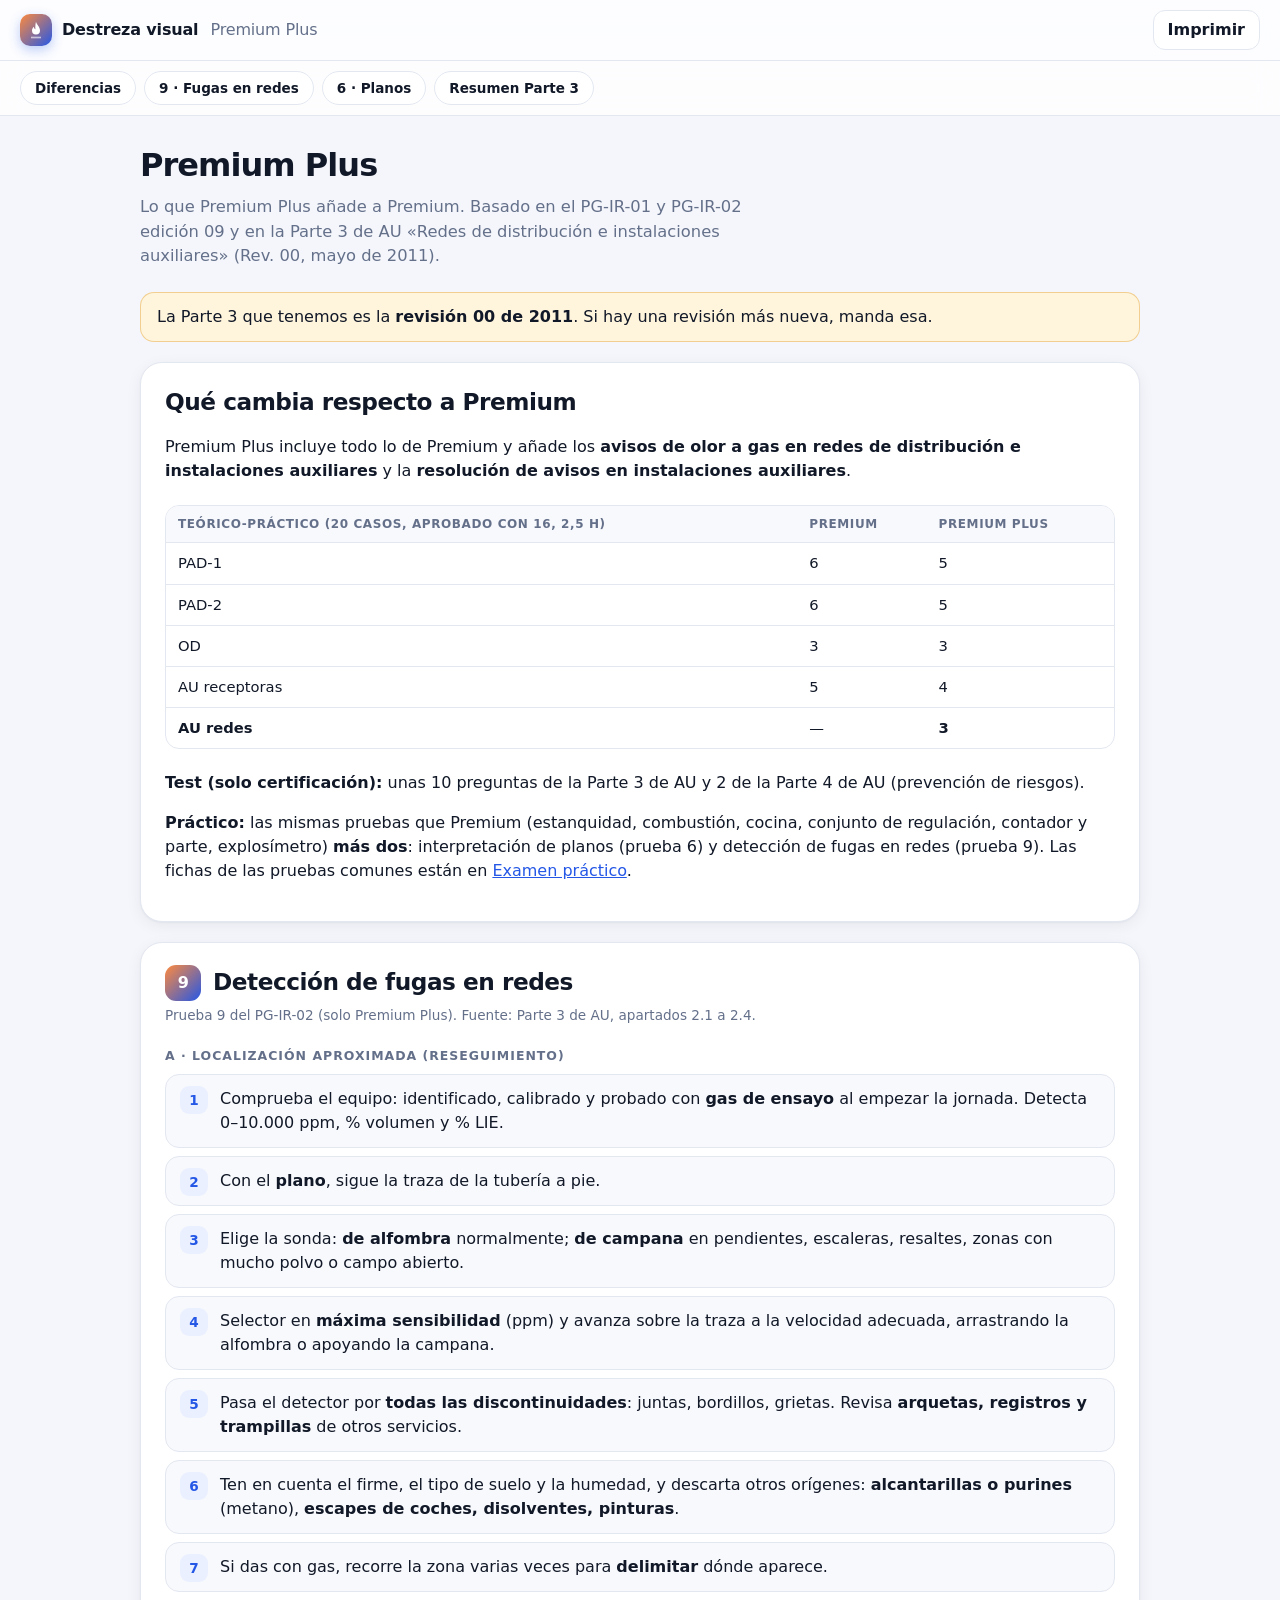
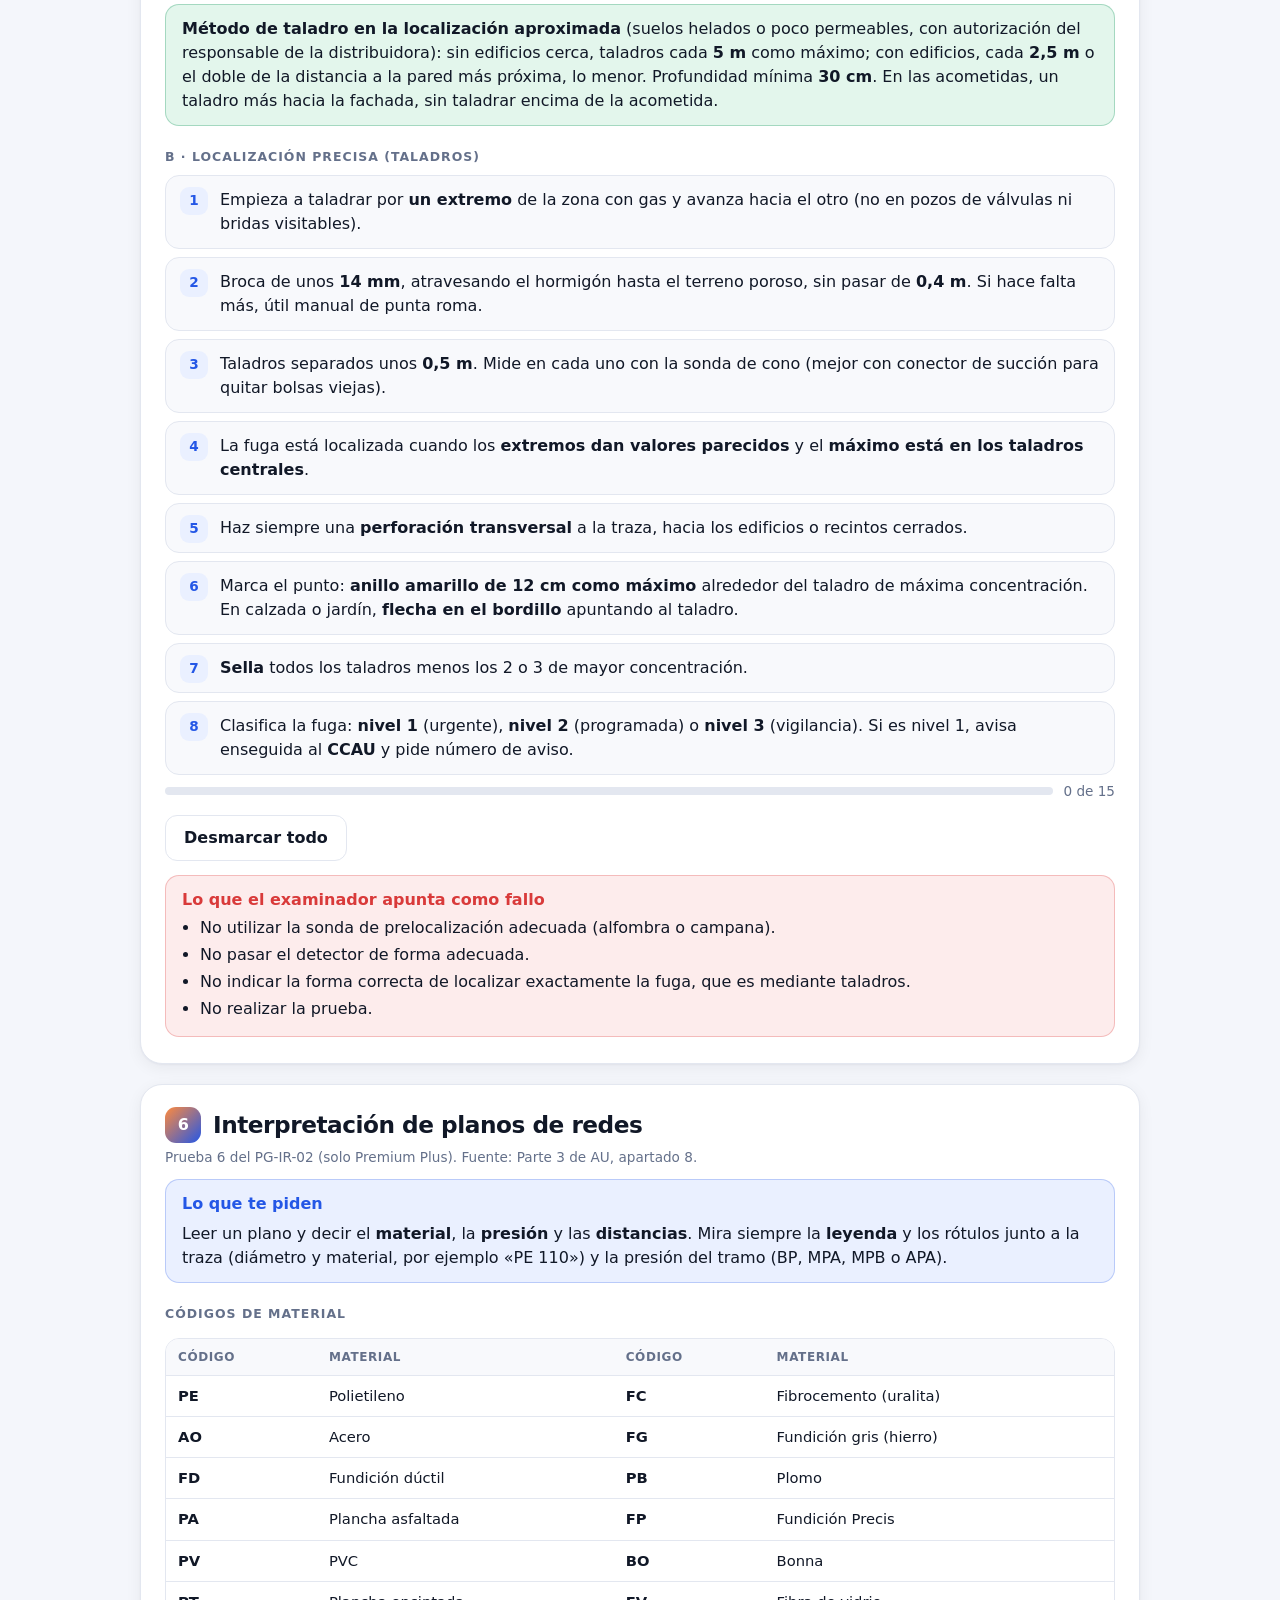
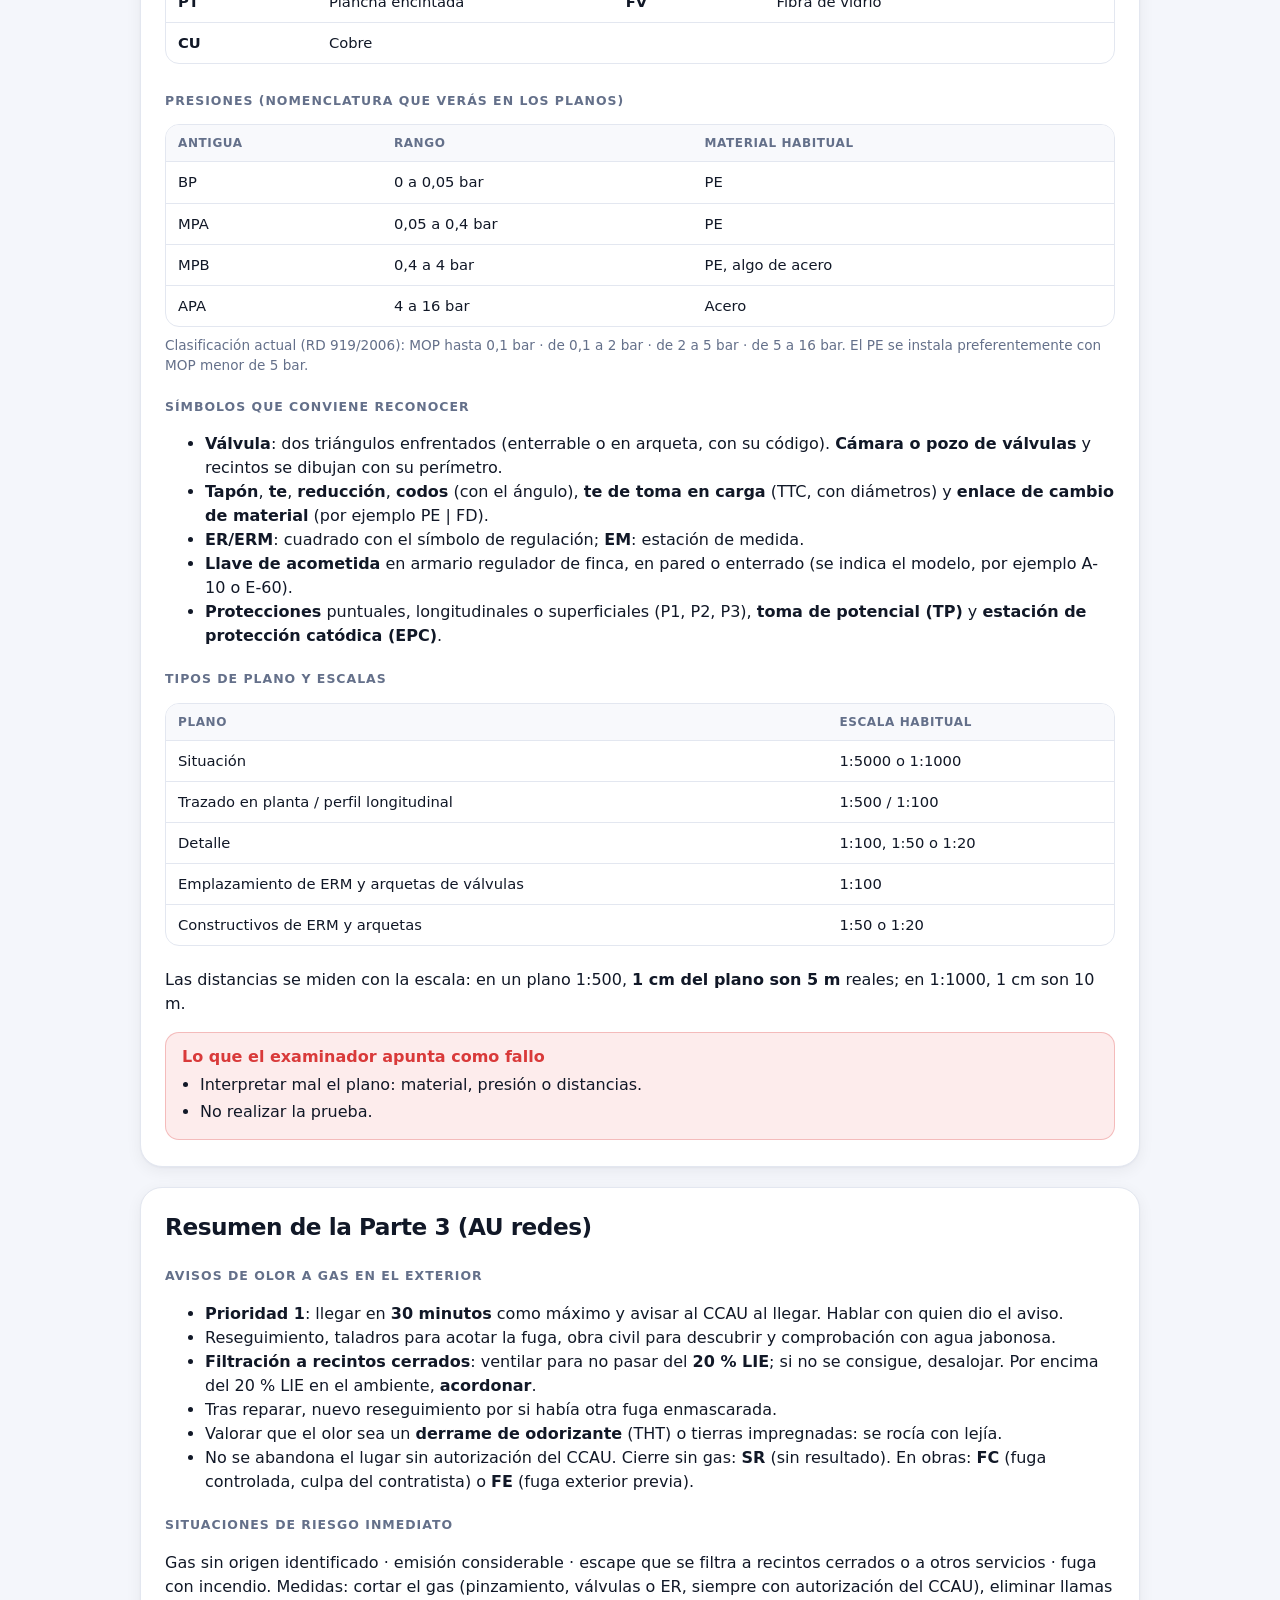
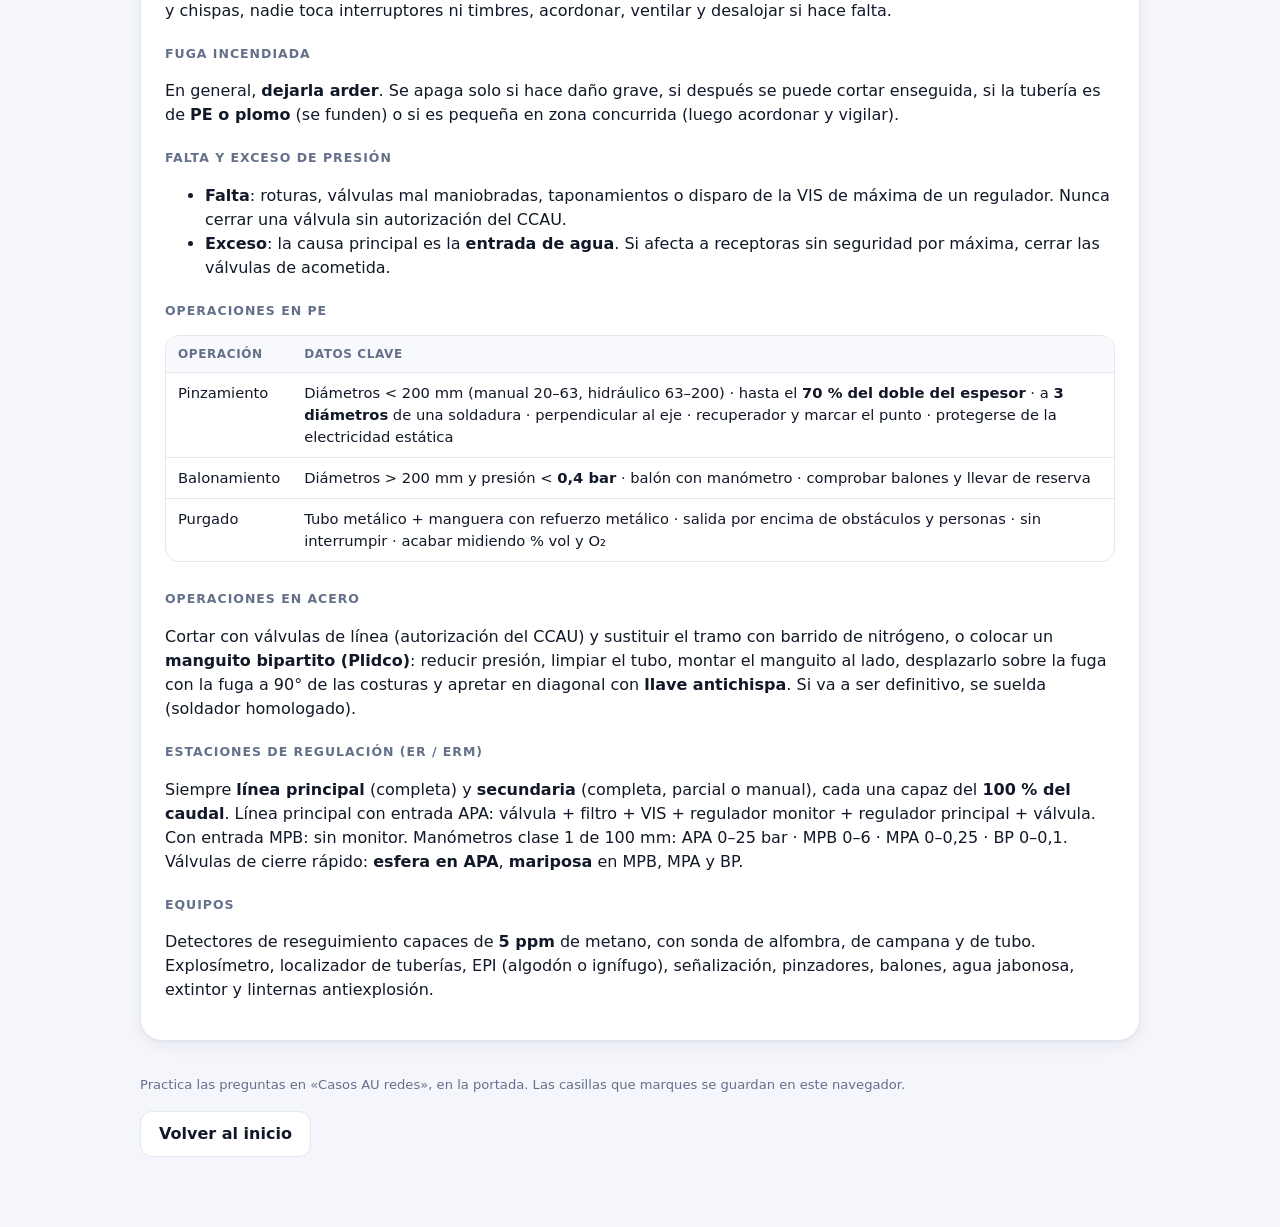
<file: plus/index.html>
<!DOCTYPE html>
<html lang="es">
<head>
<meta charset="utf-8">
<meta name="viewport" content="width=device-width, initial-scale=1">
<title>Premium Plus · Recertificación Sedigas</title>
<link rel="stylesheet" href="../styles.css">
<style>
nav.sec{position:sticky;top:var(--hh,52px);z-index:4;background:var(--hdr);backdrop-filter:blur(14px);-webkit-backdrop-filter:blur(14px);border-bottom:1px solid var(--borde);padding:10px 20px;display:flex;gap:8px;overflow-x:auto;white-space:nowrap;scrollbar-width:none}
nav.sec::-webkit-scrollbar{display:none}
nav.sec a{color:var(--tinta);text-decoration:none;font-size:13.5px;font-weight:550;padding:6px 14px;border:1px solid var(--borde);border-radius:99px;background:var(--card)}
nav.sec a:hover{border-color:var(--azul);color:var(--azul)}
.ficha{background:var(--card);border:1px solid var(--borde);border-radius:22px;padding:22px 24px;margin:20px 0;scroll-margin-top:120px;box-shadow:var(--sombra)}
.ficha h2{margin:0 0 4px;font-size:1.45rem;text-transform:none;letter-spacing:-.02em;color:var(--tinta);font-weight:800;display:flex;align-items:center;gap:12px}
.ficha h2 .n{display:flex;align-items:center;justify-content:center;width:36px;height:36px;border-radius:11px;background:linear-gradient(135deg,#ff8a3d,#2457e6);color:#fff;font-size:1rem;flex:none}
.ficha h3{color:var(--gris);font-size:.78rem;text-transform:uppercase;letter-spacing:.08em;margin:22px 0 8px}
.fuente{color:var(--gris);font-size:.85rem;margin:2px 0 12px}
.prog{display:flex;align-items:center;gap:10px;margin:6px 0 2px;font-size:.85rem;color:var(--gris)}
.prog .barra{flex:1;margin:0}
ol.pasos{padding-left:0;list-style:none;counter-reset:p;margin:6px 0;display:flex;flex-direction:column;gap:8px}
ol.pasos>li{counter-increment:p;position:relative;padding:12px 14px 12px 54px;border:1px solid var(--borde);border-radius:14px;background:var(--card2);transition:background .15s,border-color .15s,opacity .15s}
ol.pasos>li:hover{border-color:color-mix(in srgb,var(--azul) 40%,var(--borde))}
ol.pasos>li:before{content:counter(p);position:absolute;left:14px;top:11px;width:28px;height:28px;border-radius:9px;background:var(--azul2);color:var(--azul);font-weight:800;font-size:.85rem;display:flex;align-items:center;justify-content:center;transition:all .15s}
ol.pasos>li.hecho{background:var(--verde2);border-color:color-mix(in srgb,var(--verde) 35%,transparent)}
ol.pasos>li.hecho label{opacity:.6}
ol.pasos>li.hecho:before{background:var(--verde);color:#fff;content:"✓"}
ol.pasos label{cursor:pointer;display:block}
ol.pasos input{display:none}
ol.pasos ul{margin:6px 0 0 0;padding-left:18px}
.tw{overflow-x:auto}
table{border-collapse:separate;border-spacing:0;width:100%;font-size:.92rem;margin:6px 0;border:1px solid var(--borde);border-radius:14px;overflow:hidden}
th,td{border-bottom:1px solid var(--borde);padding:9px 12px;text-align:left;vertical-align:top}
tr:last-child td{border-bottom:0}
th{background:var(--card2);font-size:.75rem;text-transform:uppercase;letter-spacing:.05em;color:var(--gris)}
.ojo{background:var(--ambar2);border:1px solid color-mix(in srgb,var(--ambar) 35%,transparent);border-radius:14px;padding:12px 16px;margin:12px 0}
.clave{background:var(--verde2);border:1px solid color-mix(in srgb,var(--verde) 30%,transparent);border-radius:14px;padding:12px 16px;margin:12px 0}
.reset{margin-top:12px}
@media (max-width:600px){.ficha{padding:16px 14px;border-radius:18px}.ficha h2{font-size:1.2rem}ol.pasos>li{padding-left:48px}ol.pasos>li:before{left:11px}nav.sec{padding:8px 14px}}
@media print{header.top,nav.sec,.reset,.noprint,.prog{display:none}body{background:#fff}main{max-width:none;padding:0}.ficha{border:0;box-shadow:none;padding:0;margin:0 0 10px;break-before:page}.ficha:first-of-type{break-before:auto}ol.pasos>li{break-inside:avoid;background:#fff!important;padding-right:30px}ol.pasos>li label{opacity:1!important}ol.pasos>li:before{content:counter(p)!important;background:#fff!important;color:#000!important;border:1.5px solid #333}ol.pasos>li:after{content:"☐";position:absolute;right:10px;top:10px;font-size:16px}table,tr,.ojo,.clave{break-inside:avoid}.ficha h3{break-after:avoid}}
.fallos{background:var(--rojo2);border:1px solid color-mix(in srgb,var(--rojo) 28%,transparent);border-radius:14px;padding:12px 16px;margin:14px 0 4px}
.fallos b.t{display:block;color:var(--rojo);margin-bottom:4px}
.fallos ul{margin:0;padding-left:18px}.fallos li{margin:3px 0}
.hoja{background:var(--azul2);border:1px solid color-mix(in srgb,var(--azul) 25%,transparent);border-radius:14px;padding:12px 16px;margin:12px 0}
.hoja b.t{display:block;color:var(--azul);margin-bottom:6px}
.hoja table{background:var(--card)}
.indice{display:grid;grid-template-columns:repeat(auto-fill,minmax(210px,1fr));gap:10px;margin:14px 0}
.indice a{display:flex;gap:10px;align-items:center;background:var(--card);border:1px solid var(--borde);border-radius:14px;padding:10px 12px;text-decoration:none;color:var(--tinta);font-weight:600;font-size:.92rem;box-shadow:var(--sombra)}
.indice a .n{flex:none;width:30px;height:30px;border-radius:9px;background:linear-gradient(135deg,#ff8a3d,#2457e6);color:#fff;display:flex;align-items:center;justify-content:center;font-weight:800}
.indice a small{display:block;font-weight:400;color:var(--gris);font-size:.78rem}
@media print{.fallos,.hoja{break-inside:avoid}.indice{display:none}}
</style>
<link rel="manifest" href="../manifest.json">
<meta name="theme-color" content="#ffffff">
<meta name="apple-mobile-web-app-capable" content="yes">
<meta name="mobile-web-app-capable" content="yes">
<meta name="apple-mobile-web-app-title" content="Sedigas">
<link rel="apple-touch-icon" href="../icon-180.png">
<link rel="icon" type="image/png" href="../favicon.png">
</head>
<body>
<header class="top">
  <a class="brand" href="../">Destreza visual <span>Premium Plus</span></a>
  <button class="btn sec noprint" onclick="print()" style="padding:7px 14px">Imprimir</button>
</header>
<nav class="sec">
  <a href="#diferencias">Diferencias</a>
  <a href="#fugas-redes">9 · Fugas en redes</a>
  <a href="#planos">6 · Planos</a>
  <a href="#resumen">Resumen Parte 3</a>
</nav>
<main>
<h1>Premium Plus</h1>
<p class="sub">Lo que Premium Plus añade a Premium. Basado en el PG-IR-01 y PG-IR-02 edición 09 y en la Parte 3 de AU «Redes de distribución e instalaciones auxiliares» (Rev. 00, mayo de 2011).</p>
<div class="ojo">La Parte 3 que tenemos es la <b>revisión 00 de 2011</b>. Si hay una revisión más nueva, manda esa.</div>

<section class="ficha" id="diferencias">
<h2>Qué cambia respecto a Premium</h2>
<p>Premium Plus incluye todo lo de Premium y añade los <b>avisos de olor a gas en redes de distribución e instalaciones auxiliares</b> y la <b>resolución de avisos en instalaciones auxiliares</b>.</p>
<div class="tw"><table>
<tr><th>Teórico-práctico (20 casos, aprobado con 16, 2,5 h)</th><th>Premium</th><th>Premium Plus</th></tr>
<tr><td>PAD-1</td><td>6</td><td>5</td></tr>
<tr><td>PAD-2</td><td>6</td><td>5</td></tr>
<tr><td>OD</td><td>3</td><td>3</td></tr>
<tr><td>AU receptoras</td><td>5</td><td>4</td></tr>
<tr><td><b>AU redes</b></td><td>—</td><td><b>3</b></td></tr>
</table></div>
<p><b>Test (solo certificación):</b> unas 10 preguntas de la Parte 3 de AU y 2 de la Parte 4 de AU (prevención de riesgos).</p>
<p><b>Práctico:</b> las mismas pruebas que Premium (estanquidad, combustión, cocina, conjunto de regulación, contador y parte, explosímetro) <b>más dos</b>: interpretación de planos (prueba 6) y detección de fugas en redes (prueba 9). Las fichas de las pruebas comunes están en <a href="../practico/">Examen práctico</a>.</p>
</section>

<section class="ficha" id="fugas-redes">
<h2><span class="n">9</span>Detección de fugas en redes</h2>
<p class="fuente">Prueba 9 del PG-IR-02 (solo Premium Plus). Fuente: Parte 3 de AU, apartados 2.1 a 2.4.</p>

<h3>A · Localización aproximada (reseguimiento)</h3>
<ol class="pasos" data-f="redes1">
<li><label><input type="checkbox">Comprueba el equipo: identificado, calibrado y probado con <b>gas de ensayo</b> al empezar la jornada. Detecta 0–10.000 ppm, % volumen y % LIE.</label></li>
<li><label><input type="checkbox">Con el <b>plano</b>, sigue la traza de la tubería a pie.</label></li>
<li><label><input type="checkbox">Elige la sonda: <b>de alfombra</b> normalmente; <b>de campana</b> en pendientes, escaleras, resaltes, zonas con mucho polvo o campo abierto.</label></li>
<li><label><input type="checkbox">Selector en <b>máxima sensibilidad</b> (ppm) y avanza sobre la traza a la velocidad adecuada, arrastrando la alfombra o apoyando la campana.</label></li>
<li><label><input type="checkbox">Pasa el detector por <b>todas las discontinuidades</b>: juntas, bordillos, grietas. Revisa <b>arquetas, registros y trampillas</b> de otros servicios.</label></li>
<li><label><input type="checkbox">Ten en cuenta el firme, el tipo de suelo y la humedad, y descarta otros orígenes: <b>alcantarillas o purines</b> (metano), <b>escapes de coches, disolventes, pinturas</b>.</label></li>
<li><label><input type="checkbox">Si das con gas, recorre la zona varias veces para <b>delimitar</b> dónde aparece.</label></li>
</ol>
<div class="clave"><b>Método de taladro en la localización aproximada</b> (suelos helados o poco permeables, con autorización del responsable de la distribuidora): sin edificios cerca, taladros cada <b>5 m</b> como máximo; con edificios, cada <b>2,5 m</b> o el doble de la distancia a la pared más próxima, lo menor. Profundidad mínima <b>30 cm</b>. En las acometidas, un taladro más hacia la fachada, sin taladrar encima de la acometida.</div>

<h3>B · Localización precisa (taladros)</h3>
<ol class="pasos" data-f="redes2">
<li><label><input type="checkbox">Empieza a taladrar por <b>un extremo</b> de la zona con gas y avanza hacia el otro (no en pozos de válvulas ni bridas visitables).</label></li>
<li><label><input type="checkbox">Broca de unos <b>14 mm</b>, atravesando el hormigón hasta el terreno poroso, sin pasar de <b>0,4 m</b>. Si hace falta más, útil manual de punta roma.</label></li>
<li><label><input type="checkbox">Taladros separados unos <b>0,5 m</b>. Mide en cada uno con la sonda de cono (mejor con conector de succión para quitar bolsas viejas).</label></li>
<li><label><input type="checkbox">La fuga está localizada cuando los <b>extremos dan valores parecidos</b> y el <b>máximo está en los taladros centrales</b>.</label></li>
<li><label><input type="checkbox">Haz siempre una <b>perforación transversal</b> a la traza, hacia los edificios o recintos cerrados.</label></li>
<li><label><input type="checkbox">Marca el punto: <b>anillo amarillo de 12 cm como máximo</b> alrededor del taladro de máxima concentración. En calzada o jardín, <b>flecha en el bordillo</b> apuntando al taladro.</label></li>
<li><label><input type="checkbox"><b>Sella</b> todos los taladros menos los 2 o 3 de mayor concentración.</label></li>
<li><label><input type="checkbox">Clasifica la fuga: <b>nivel 1</b> (urgente), <b>nivel 2</b> (programada) o <b>nivel 3</b> (vigilancia). Si es nivel 1, avisa enseguida al <b>CCAU</b> y pide número de aviso.</label></li>
</ol>
<div class="prog noprint"><div class="barra"><i id="pb-redes1" style="width:0"></i></div><span id="pt-redes1">0 de 0</span></div>
<button class="btn sec reset" onclick="limpiar('redes1');limpiar('redes2')">Desmarcar todo</button>
<div class="fallos"><b class="t">Lo que el examinador apunta como fallo</b><ul>
<li>No utilizar la sonda de prelocalización adecuada (alfombra o campana).</li>
<li>No pasar el detector de forma adecuada.</li>
<li>No indicar la forma correcta de localizar exactamente la fuga, que es mediante taladros.</li>
<li>No realizar la prueba.</li></ul></div>
</section>

<section class="ficha" id="planos">
<h2><span class="n">6</span>Interpretación de planos de redes</h2>
<p class="fuente">Prueba 6 del PG-IR-02 (solo Premium Plus). Fuente: Parte 3 de AU, apartado 8.</p>
<div class="hoja"><b class="t">Lo que te piden</b>Leer un plano y decir el <b>material</b>, la <b>presión</b> y las <b>distancias</b>. Mira siempre la <b>leyenda</b> y los rótulos junto a la traza (diámetro y material, por ejemplo «PE 110») y la presión del tramo (BP, MPA, MPB o APA).</div>
<h3>Códigos de material</h3>
<div class="tw"><table>
<tr><th>Código</th><th>Material</th><th>Código</th><th>Material</th></tr>
<tr><td><b>PE</b></td><td>Polietileno</td><td><b>FC</b></td><td>Fibrocemento (uralita)</td></tr>
<tr><td><b>AO</b></td><td>Acero</td><td><b>FG</b></td><td>Fundición gris (hierro)</td></tr>
<tr><td><b>FD</b></td><td>Fundición dúctil</td><td><b>PB</b></td><td>Plomo</td></tr>
<tr><td><b>PA</b></td><td>Plancha asfaltada</td><td><b>FP</b></td><td>Fundición Precis</td></tr>
<tr><td><b>PV</b></td><td>PVC</td><td><b>BO</b></td><td>Bonna</td></tr>
<tr><td><b>PT</b></td><td>Plancha encintada</td><td><b>FV</b></td><td>Fibra de vidrio</td></tr>
<tr><td><b>CU</b></td><td>Cobre</td><td></td><td></td></tr>
</table></div>
<h3>Presiones (nomenclatura que verás en los planos)</h3>
<div class="tw"><table>
<tr><th>Antigua</th><th>Rango</th><th>Material habitual</th></tr>
<tr><td>BP</td><td>0 a 0,05 bar</td><td>PE</td></tr>
<tr><td>MPA</td><td>0,05 a 0,4 bar</td><td>PE</td></tr>
<tr><td>MPB</td><td>0,4 a 4 bar</td><td>PE, algo de acero</td></tr>
<tr><td>APA</td><td>4 a 16 bar</td><td>Acero</td></tr>
</table></div>
<p class="fuente">Clasificación actual (RD 919/2006): MOP hasta 0,1 bar · de 0,1 a 2 bar · de 2 a 5 bar · de 5 a 16 bar. El PE se instala preferentemente con MOP menor de 5 bar.</p>
<h3>Símbolos que conviene reconocer</h3>
<ul>
<li><b>Válvula</b>: dos triángulos enfrentados (enterrable o en arqueta, con su código). <b>Cámara o pozo de válvulas</b> y recintos se dibujan con su perímetro.</li>
<li><b>Tapón</b>, <b>te</b>, <b>reducción</b>, <b>codos</b> (con el ángulo), <b>te de toma en carga</b> (TTC, con diámetros) y <b>enlace de cambio de material</b> (por ejemplo PE | FD).</li>
<li><b>ER/ERM</b>: cuadrado con el símbolo de regulación; <b>EM</b>: estación de medida.</li>
<li><b>Llave de acometida</b> en armario regulador de finca, en pared o enterrado (se indica el modelo, por ejemplo A-10 o E-60).</li>
<li><b>Protecciones</b> puntuales, longitudinales o superficiales (P1, P2, P3), <b>toma de potencial (TP)</b> y <b>estación de protección catódica (EPC)</b>.</li>
</ul>
<h3>Tipos de plano y escalas</h3>
<div class="tw"><table>
<tr><th>Plano</th><th>Escala habitual</th></tr>
<tr><td>Situación</td><td>1:5000 o 1:1000</td></tr>
<tr><td>Trazado en planta / perfil longitudinal</td><td>1:500 / 1:100</td></tr>
<tr><td>Detalle</td><td>1:100, 1:50 o 1:20</td></tr>
<tr><td>Emplazamiento de ERM y arquetas de válvulas</td><td>1:100</td></tr>
<tr><td>Constructivos de ERM y arquetas</td><td>1:50 o 1:20</td></tr>
</table></div>
<p>Las distancias se miden con la escala: en un plano 1:500, <b>1 cm del plano son 5 m</b> reales; en 1:1000, 1 cm son 10 m.</p>
<div class="fallos"><b class="t">Lo que el examinador apunta como fallo</b><ul>
<li>Interpretar mal el plano: material, presión o distancias.</li>
<li>No realizar la prueba.</li></ul></div>
</section>

<section class="ficha" id="resumen">
<h2>Resumen de la Parte 3 (AU redes)</h2>
<h3>Avisos de olor a gas en el exterior</h3>
<ul>
<li><b>Prioridad 1</b>: llegar en <b>30 minutos</b> como máximo y avisar al CCAU al llegar. Hablar con quien dio el aviso.</li>
<li>Reseguimiento, taladros para acotar la fuga, obra civil para descubrir y comprobación con agua jabonosa.</li>
<li><b>Filtración a recintos cerrados</b>: ventilar para no pasar del <b>20 % LIE</b>; si no se consigue, desalojar. Por encima del 20 % LIE en el ambiente, <b>acordonar</b>.</li>
<li>Tras reparar, nuevo reseguimiento por si había otra fuga enmascarada.</li>
<li>Valorar que el olor sea un <b>derrame de odorizante</b> (THT) o tierras impregnadas: se rocía con lejía.</li>
<li>No se abandona el lugar sin autorización del CCAU. Cierre sin gas: <b>SR</b> (sin resultado). En obras: <b>FC</b> (fuga controlada, culpa del contratista) o <b>FE</b> (fuga exterior previa).</li>
</ul>
<h3>Situaciones de riesgo inmediato</h3>
<p>Gas sin origen identificado · emisión considerable · escape que se filtra a recintos cerrados o a otros servicios · fuga con incendio. Medidas: cortar el gas (pinzamiento, válvulas o ER, siempre con autorización del CCAU), eliminar llamas y chispas, nadie toca interruptores ni timbres, acordonar, ventilar y desalojar si hace falta.</p>
<h3>Fuga incendiada</h3>
<p>En general, <b>dejarla arder</b>. Se apaga solo si hace daño grave, si después se puede cortar enseguida, si la tubería es de <b>PE o plomo</b> (se funden) o si es pequeña en zona concurrida (luego acordonar y vigilar).</p>
<h3>Falta y exceso de presión</h3>
<ul>
<li><b>Falta</b>: roturas, válvulas mal maniobradas, taponamientos o disparo de la VIS de máxima de un regulador. Nunca cerrar una válvula sin autorización del CCAU.</li>
<li><b>Exceso</b>: la causa principal es la <b>entrada de agua</b>. Si afecta a receptoras sin seguridad por máxima, cerrar las válvulas de acometida.</li>
</ul>
<h3>Operaciones en PE</h3>
<div class="tw"><table>
<tr><th>Operación</th><th>Datos clave</th></tr>
<tr><td>Pinzamiento</td><td>Diámetros &lt; 200 mm (manual 20–63, hidráulico 63–200) · hasta el <b>70 % del doble del espesor</b> · a <b>3 diámetros</b> de una soldadura · perpendicular al eje · recuperador y marcar el punto · protegerse de la electricidad estática</td></tr>
<tr><td>Balonamiento</td><td>Diámetros &gt; 200 mm y presión &lt; <b>0,4 bar</b> · balón con manómetro · comprobar balones y llevar de reserva</td></tr>
<tr><td>Purgado</td><td>Tubo metálico + manguera con refuerzo metálico · salida por encima de obstáculos y personas · sin interrumpir · acabar midiendo % vol y O₂</td></tr>
</table></div>
<h3>Operaciones en acero</h3>
<p>Cortar con válvulas de línea (autorización del CCAU) y sustituir el tramo con barrido de nitrógeno, o colocar un <b>manguito bipartito (Plidco)</b>: reducir presión, limpiar el tubo, montar el manguito al lado, desplazarlo sobre la fuga con la fuga a 90° de las costuras y apretar en diagonal con <b>llave antichispa</b>. Si va a ser definitivo, se suelda (soldador homologado).</p>
<h3>Estaciones de regulación (ER / ERM)</h3>
<p>Siempre <b>línea principal</b> (completa) y <b>secundaria</b> (completa, parcial o manual), cada una capaz del <b>100 % del caudal</b>. Línea principal con entrada APA: válvula + filtro + VIS + regulador monitor + regulador principal + válvula. Con entrada MPB: sin monitor. Manómetros clase 1 de 100 mm: APA 0–25 bar · MPB 0–6 · MPA 0–0,25 · BP 0–0,1. Válvulas de cierre rápido: <b>esfera en APA</b>, <b>mariposa</b> en MPB, MPA y BP.</p>
<h3>Equipos</h3>
<p>Detectores de reseguimiento capaces de <b>5 ppm</b> de metano, con sonda de alfombra, de campana y de tubo. Explosímetro, localizador de tuberías, EPI (algodón o ignífugo), señalización, pinzadores, balones, agua jabonosa, extintor y linternas antiexplosión.</p>
</section>

<p class="aviso">Practica las preguntas en «Casos AU redes», en la portada. Las casillas que marques se guardan en este navegador.</p>
<div class="acciones noprint"><a class="btn sec" href="../">Volver al inicio</a></div>
</main>
<script>
const hd=document.querySelector('header.top');const setH=()=>document.documentElement.style.setProperty('--hh',hd.offsetHeight+'px');setH();addEventListener('resize',setH);
const K='sedigas_plus_v1';let st={};try{st=JSON.parse(localStorage.getItem(K))||{}}catch(e){}
const save=()=>{try{localStorage.setItem(K,JSON.stringify(st))}catch(e){}};
const grupo={redes1:['redes1','redes2'],redes2:['redes1','redes2']};
function barra(f){const fs=grupo[f]||[f];const ids=fs[0];const l=fs.flatMap(x=>[...document.querySelectorAll('ol[data-f="'+x+'"]>li')]);const h=l.filter(x=>x.classList.contains('hecho')).length;const pb=document.getElementById('pb-'+ids),pt=document.getElementById('pt-'+ids);if(pb){pb.style.width=(100*h/l.length)+'%';pt.textContent=h+' de '+l.length}}
function limpiar(f){document.querySelectorAll('ol[data-f="'+f+'"] input').forEach((cb,i)=>{cb.checked=false;cb.closest('li').classList.remove('hecho');delete st[f+i]});save();barra(f)}
document.querySelectorAll('ol.pasos').forEach(ol=>{const f=ol.dataset.f;ol.querySelectorAll(':scope>li').forEach((li,i)=>{const cb=li.querySelector('input');const id=f+i;cb.checked=!!st[id];li.classList.toggle('hecho',cb.checked);cb.addEventListener('change',()=>{st[id]=cb.checked;li.classList.toggle('hecho',cb.checked);save();barra(f)})});barra(f)});
</script>
<script>if("serviceWorker" in navigator && /^https?:$/.test(location.protocol)){addEventListener("load",()=>navigator.serviceWorker.register("../sw.js").catch(()=>{}))}</script>
</body>
</html>
</file>
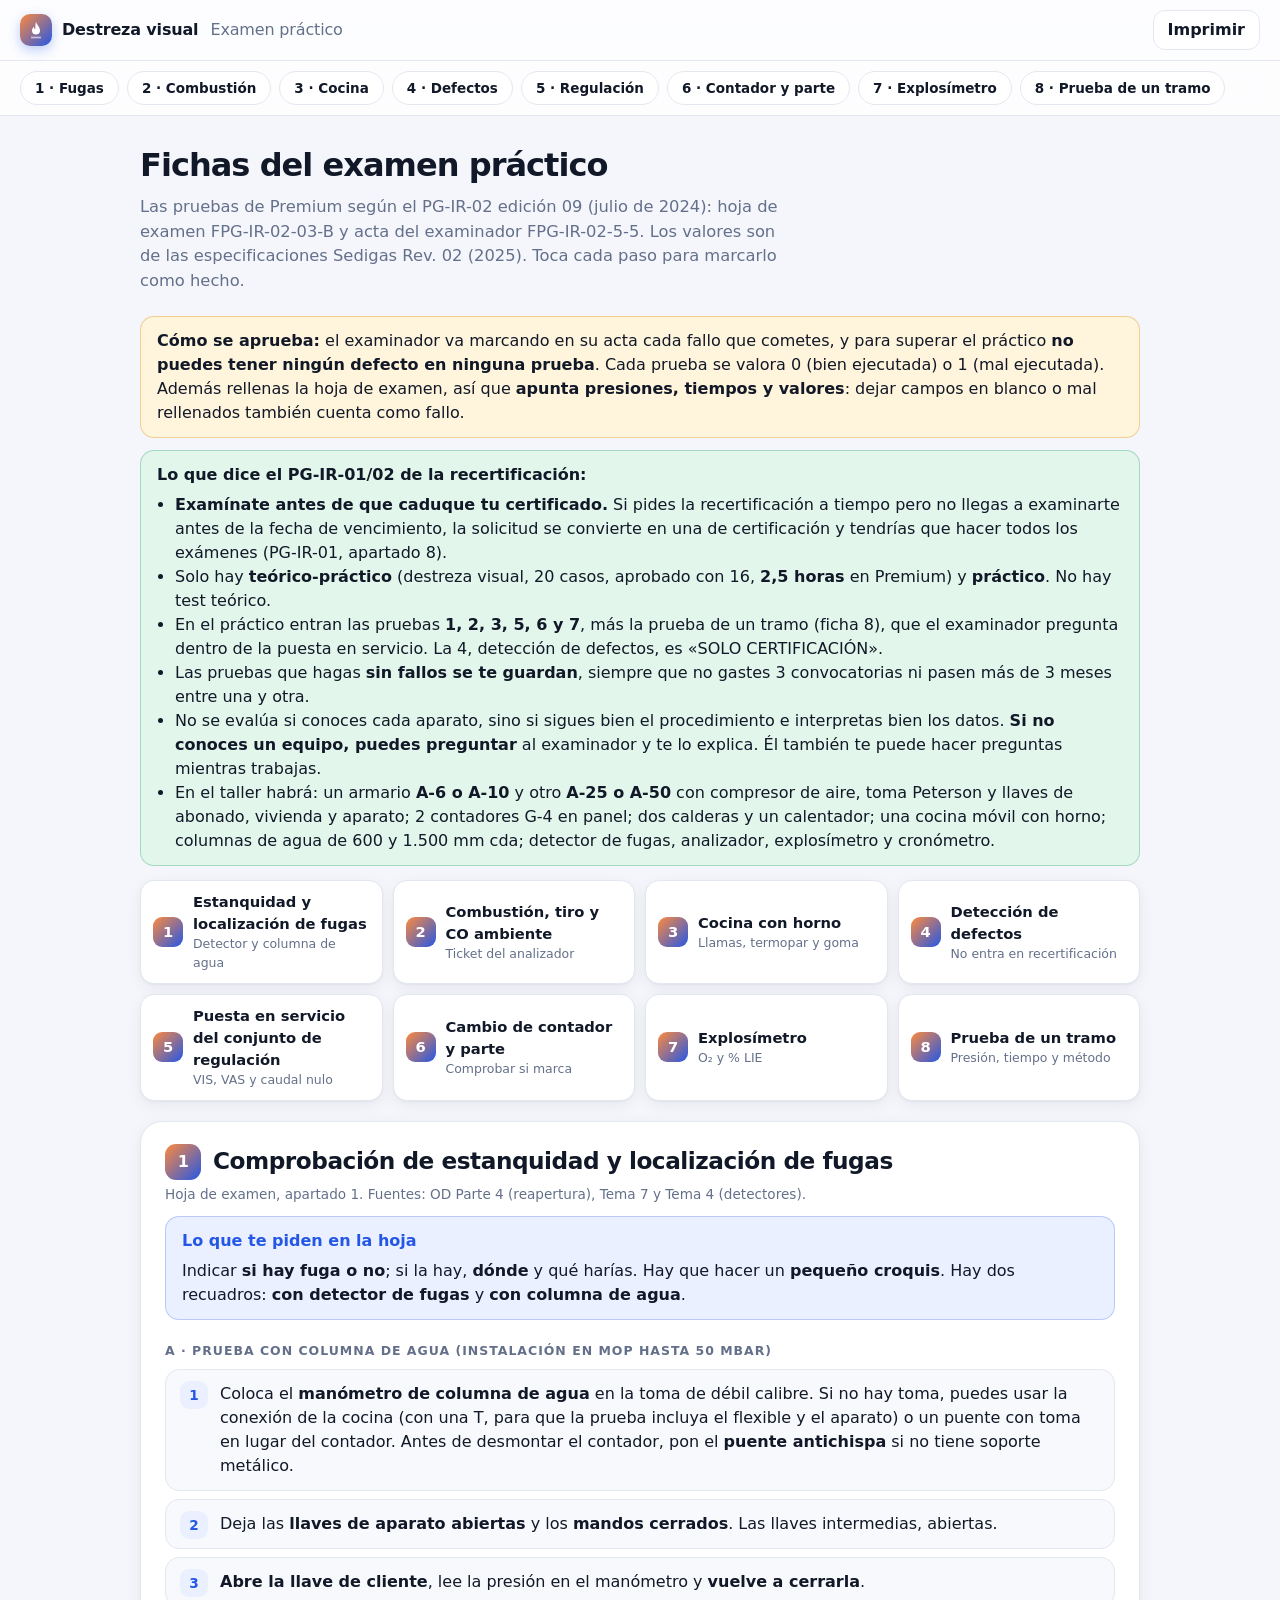
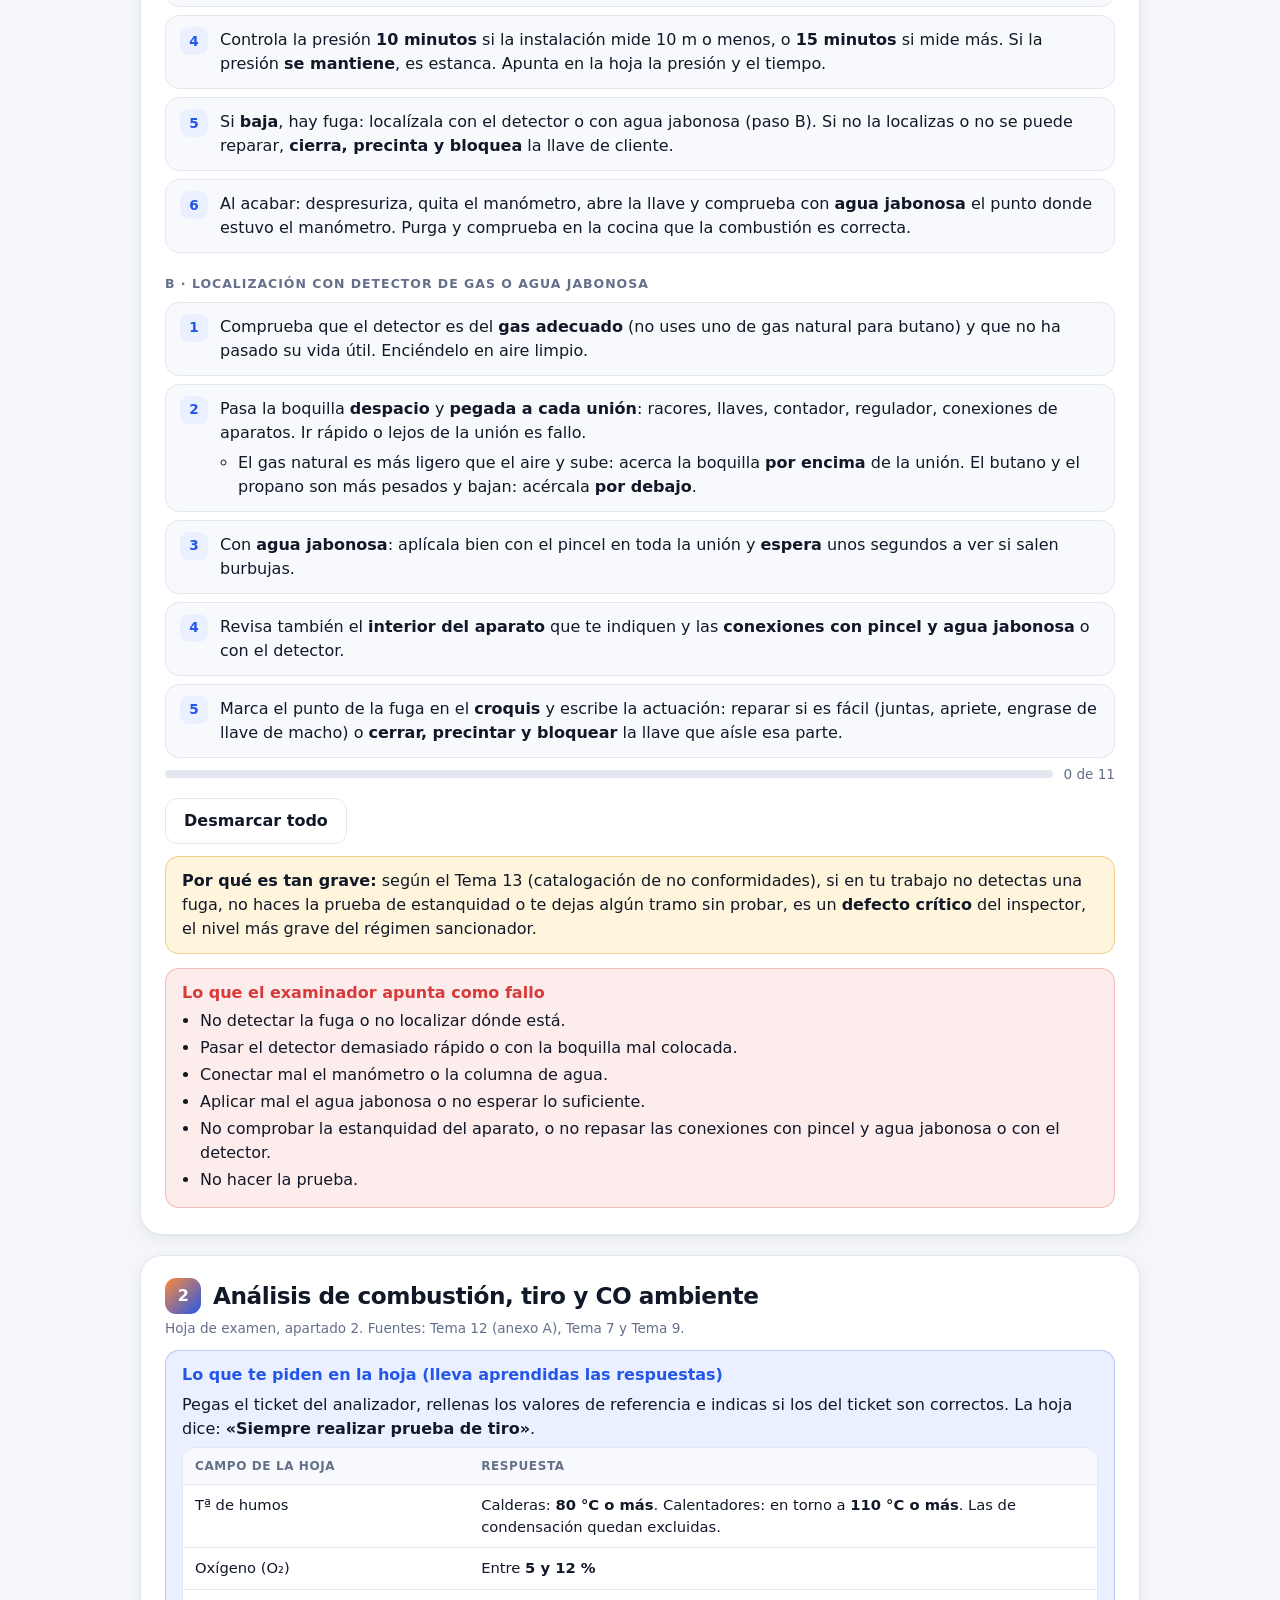
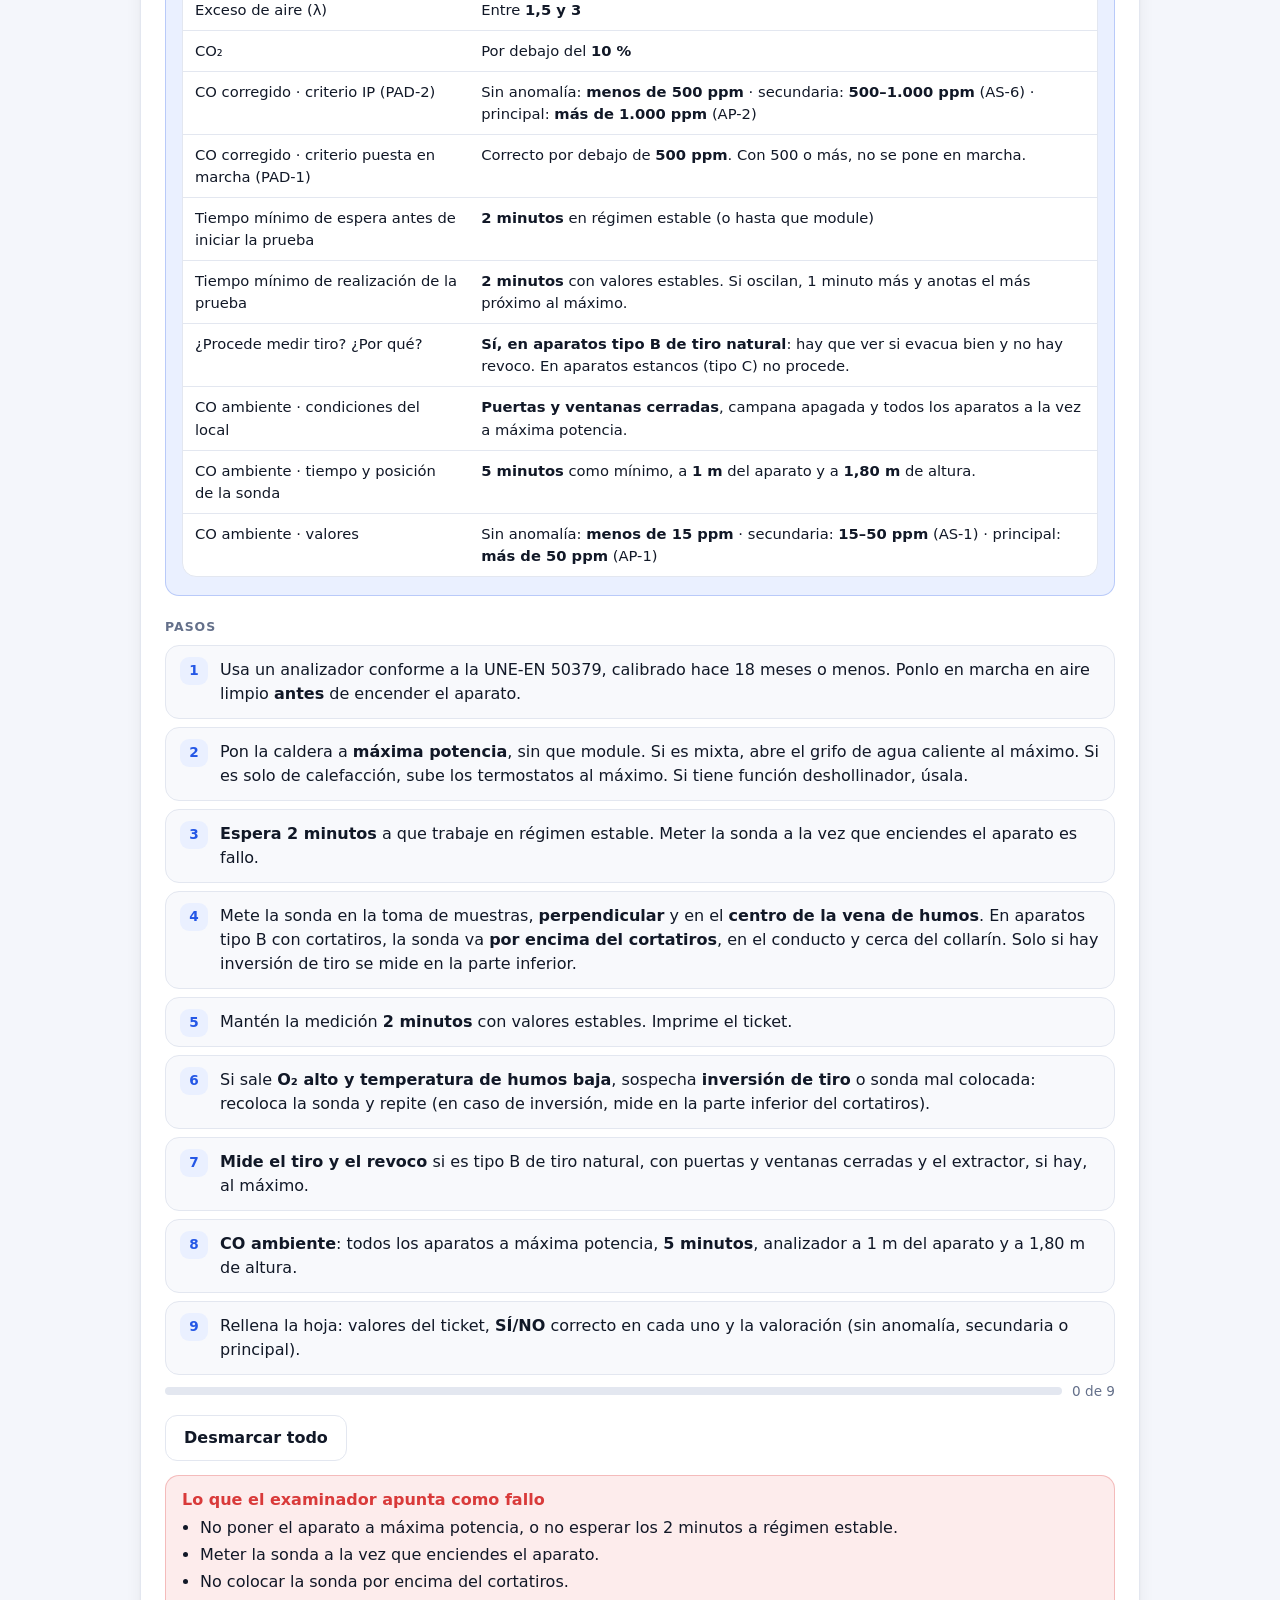
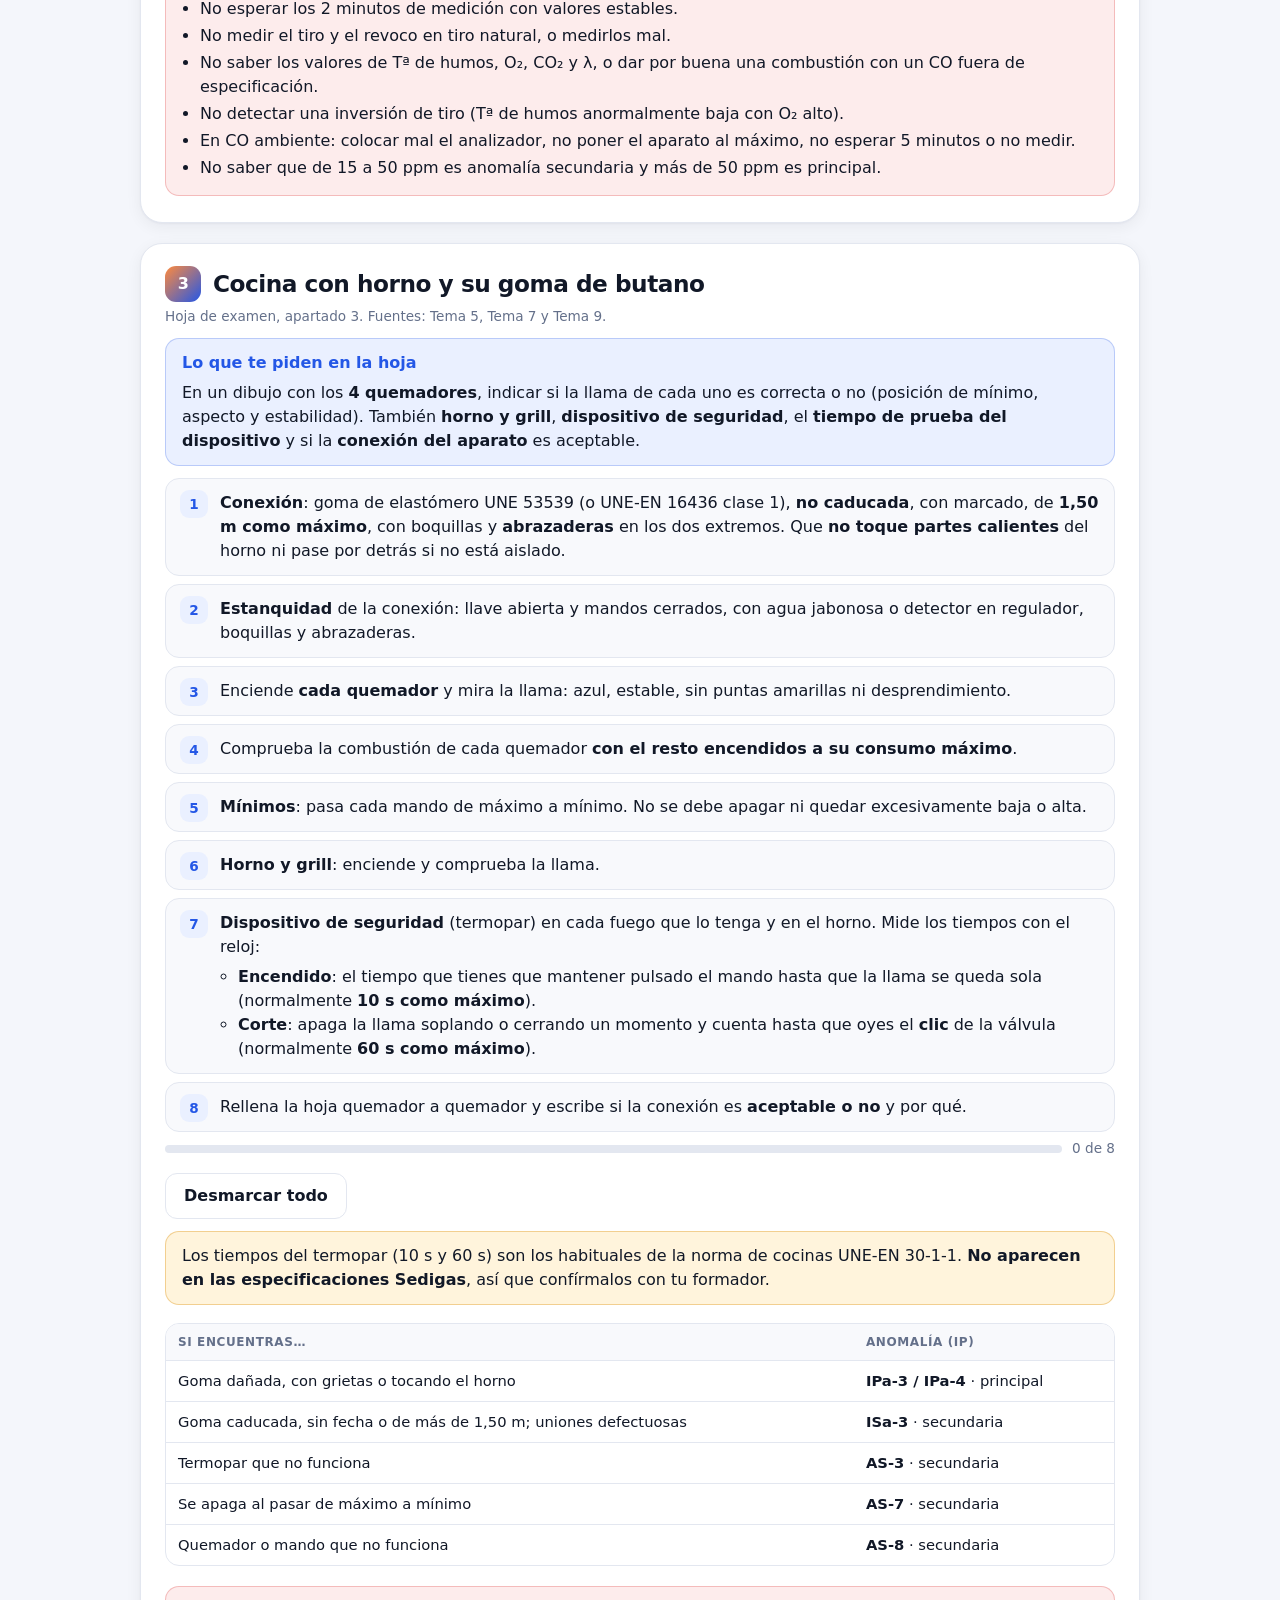
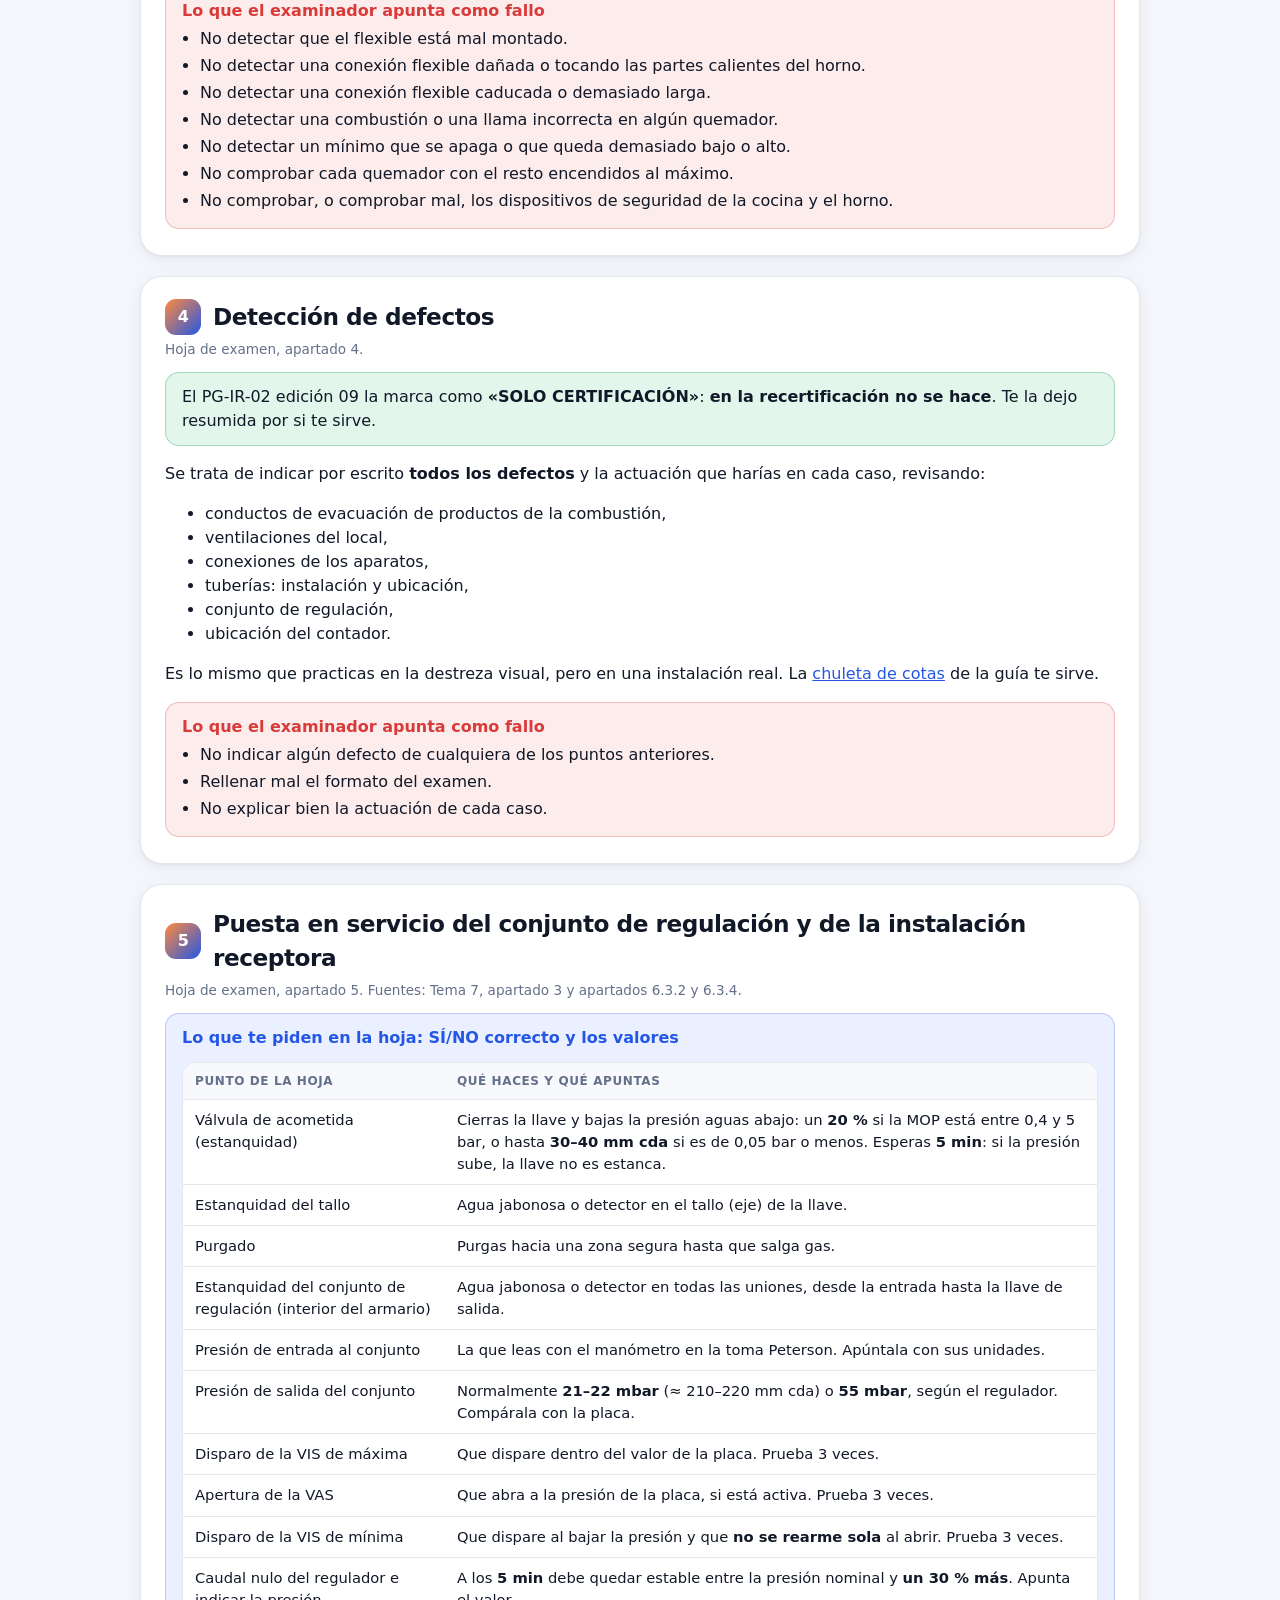
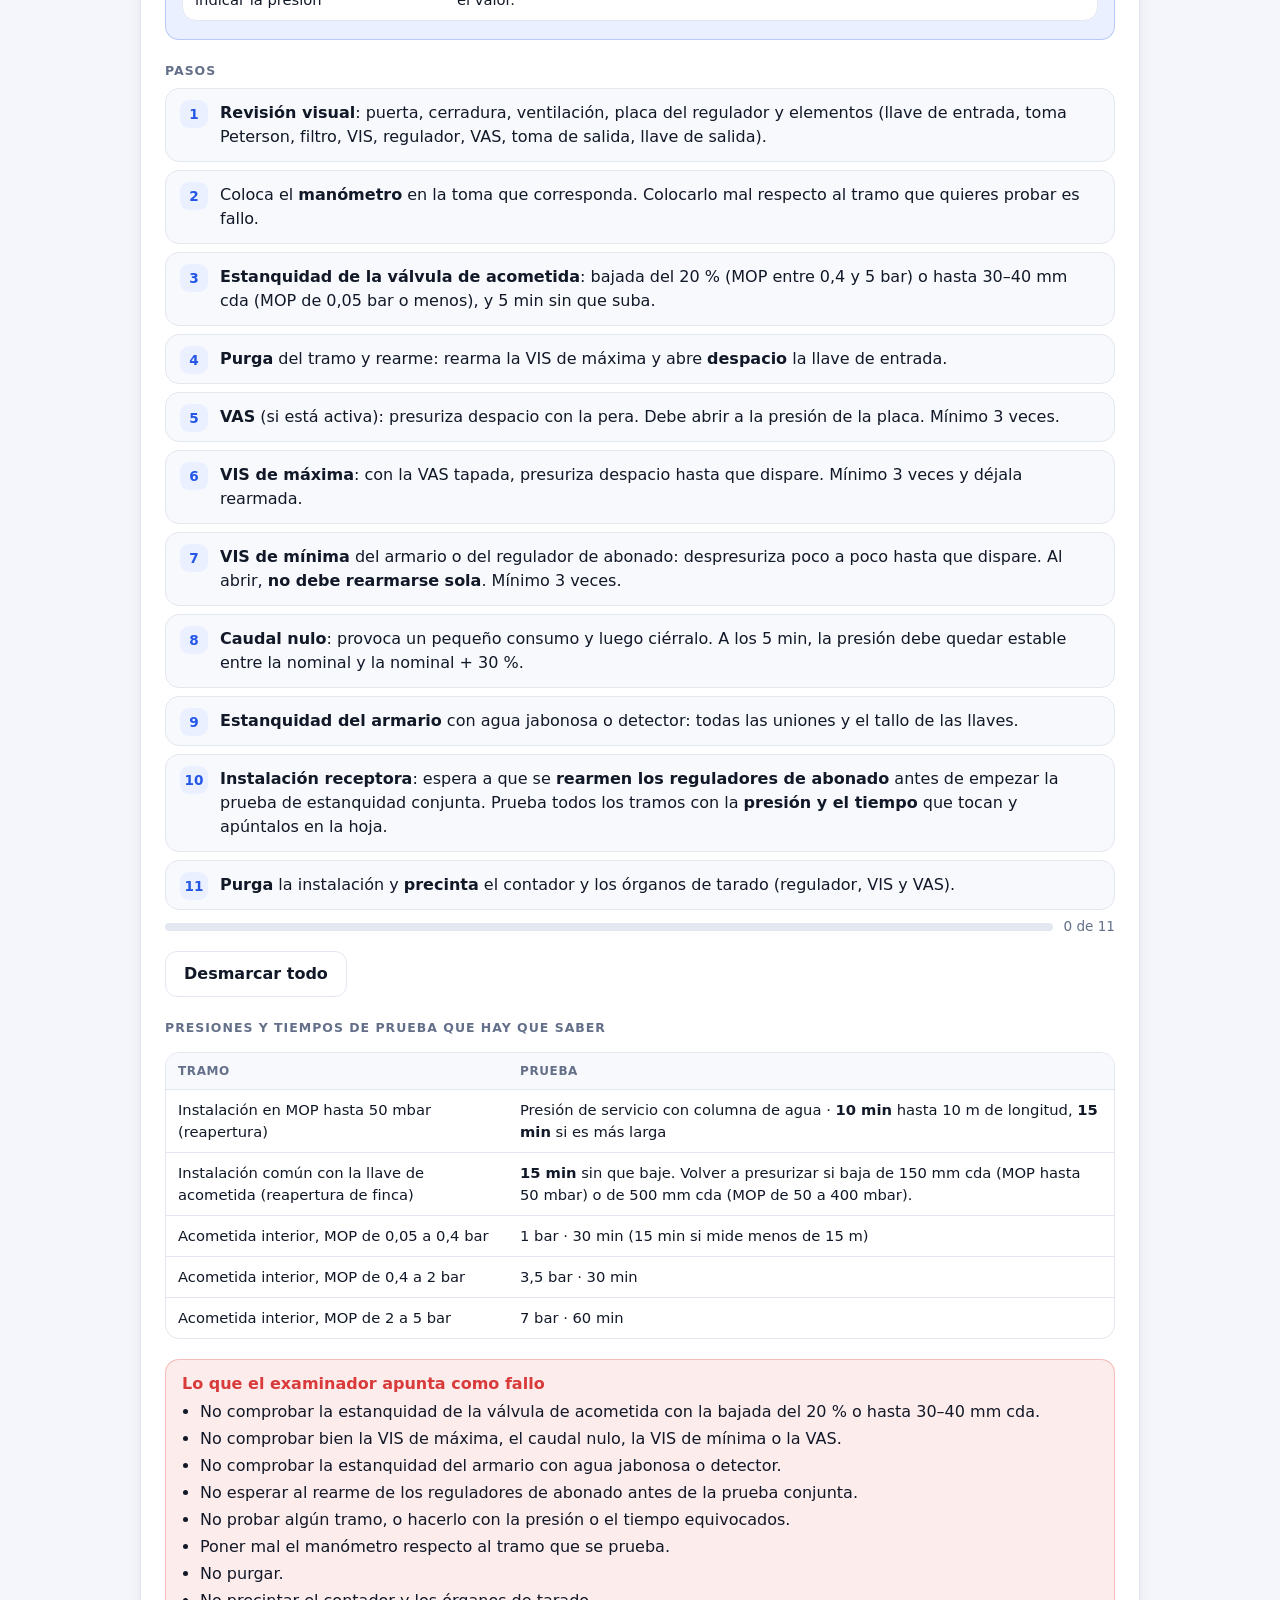
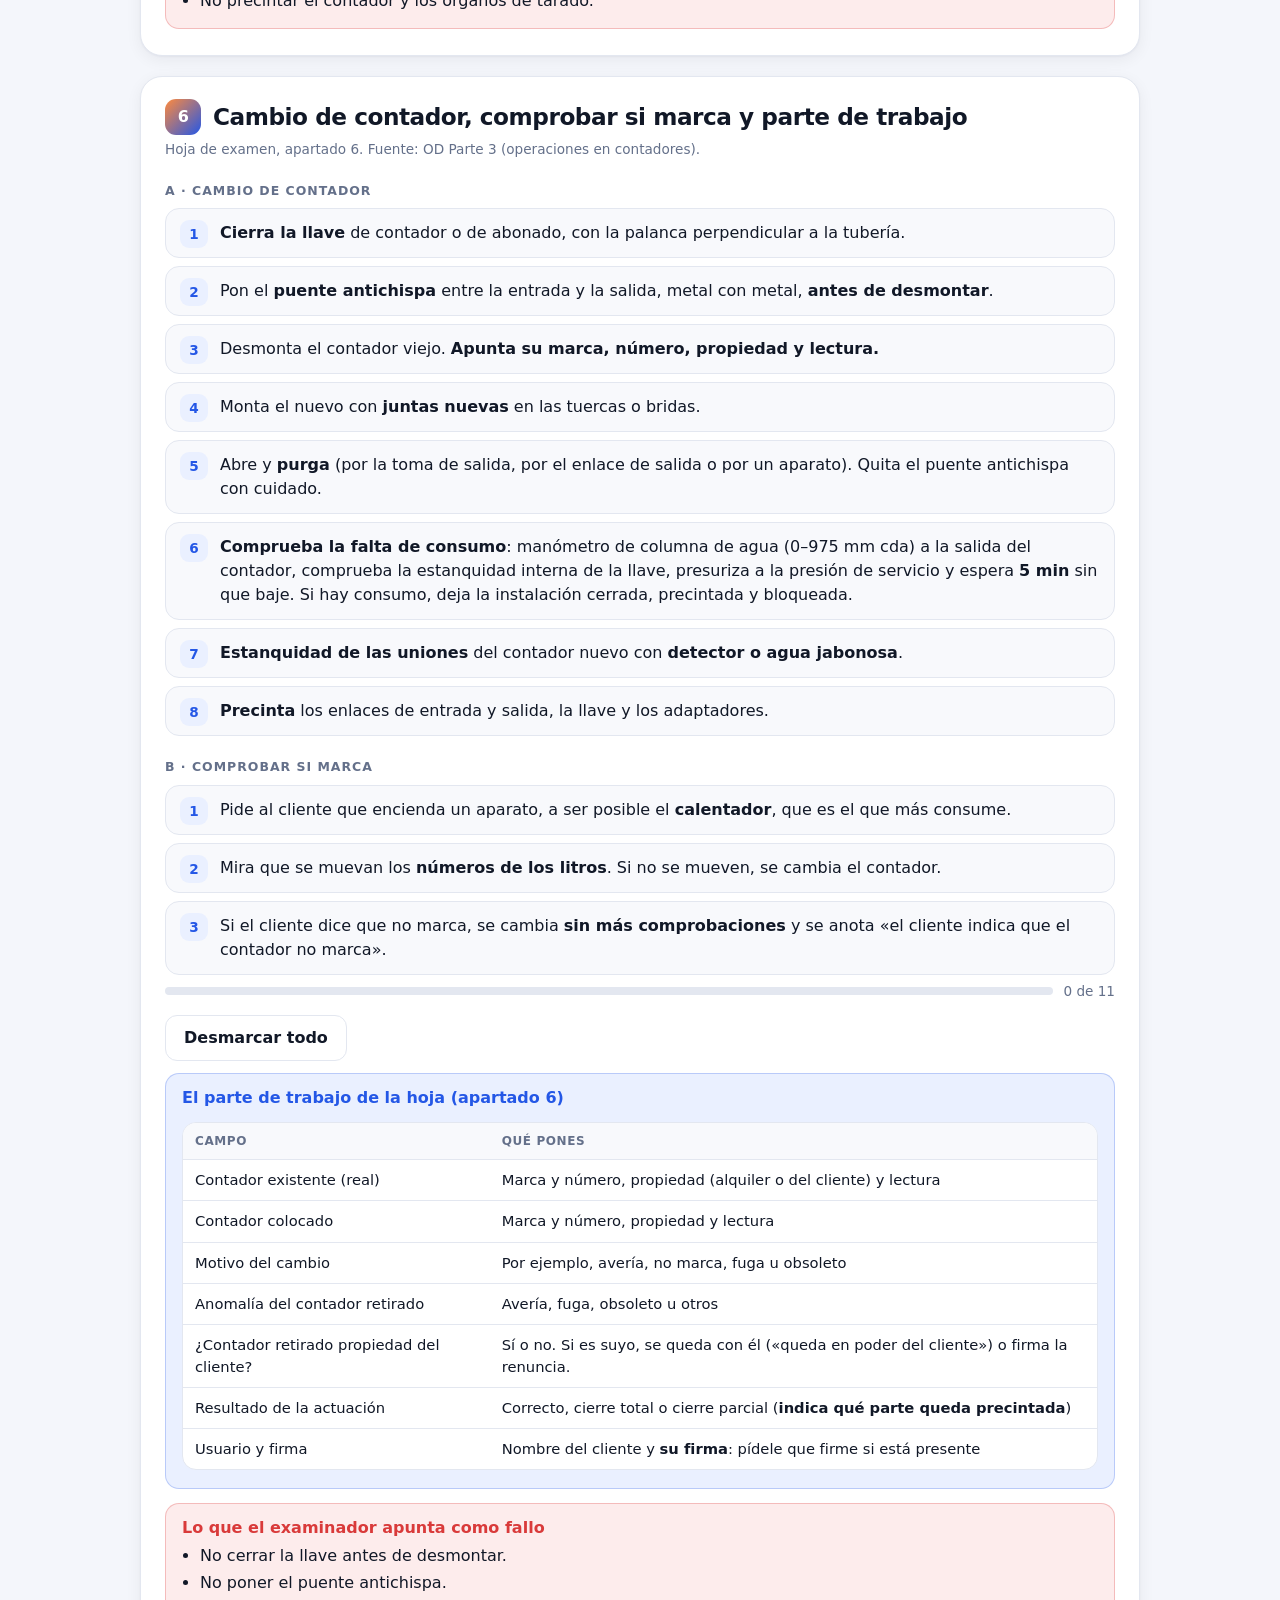
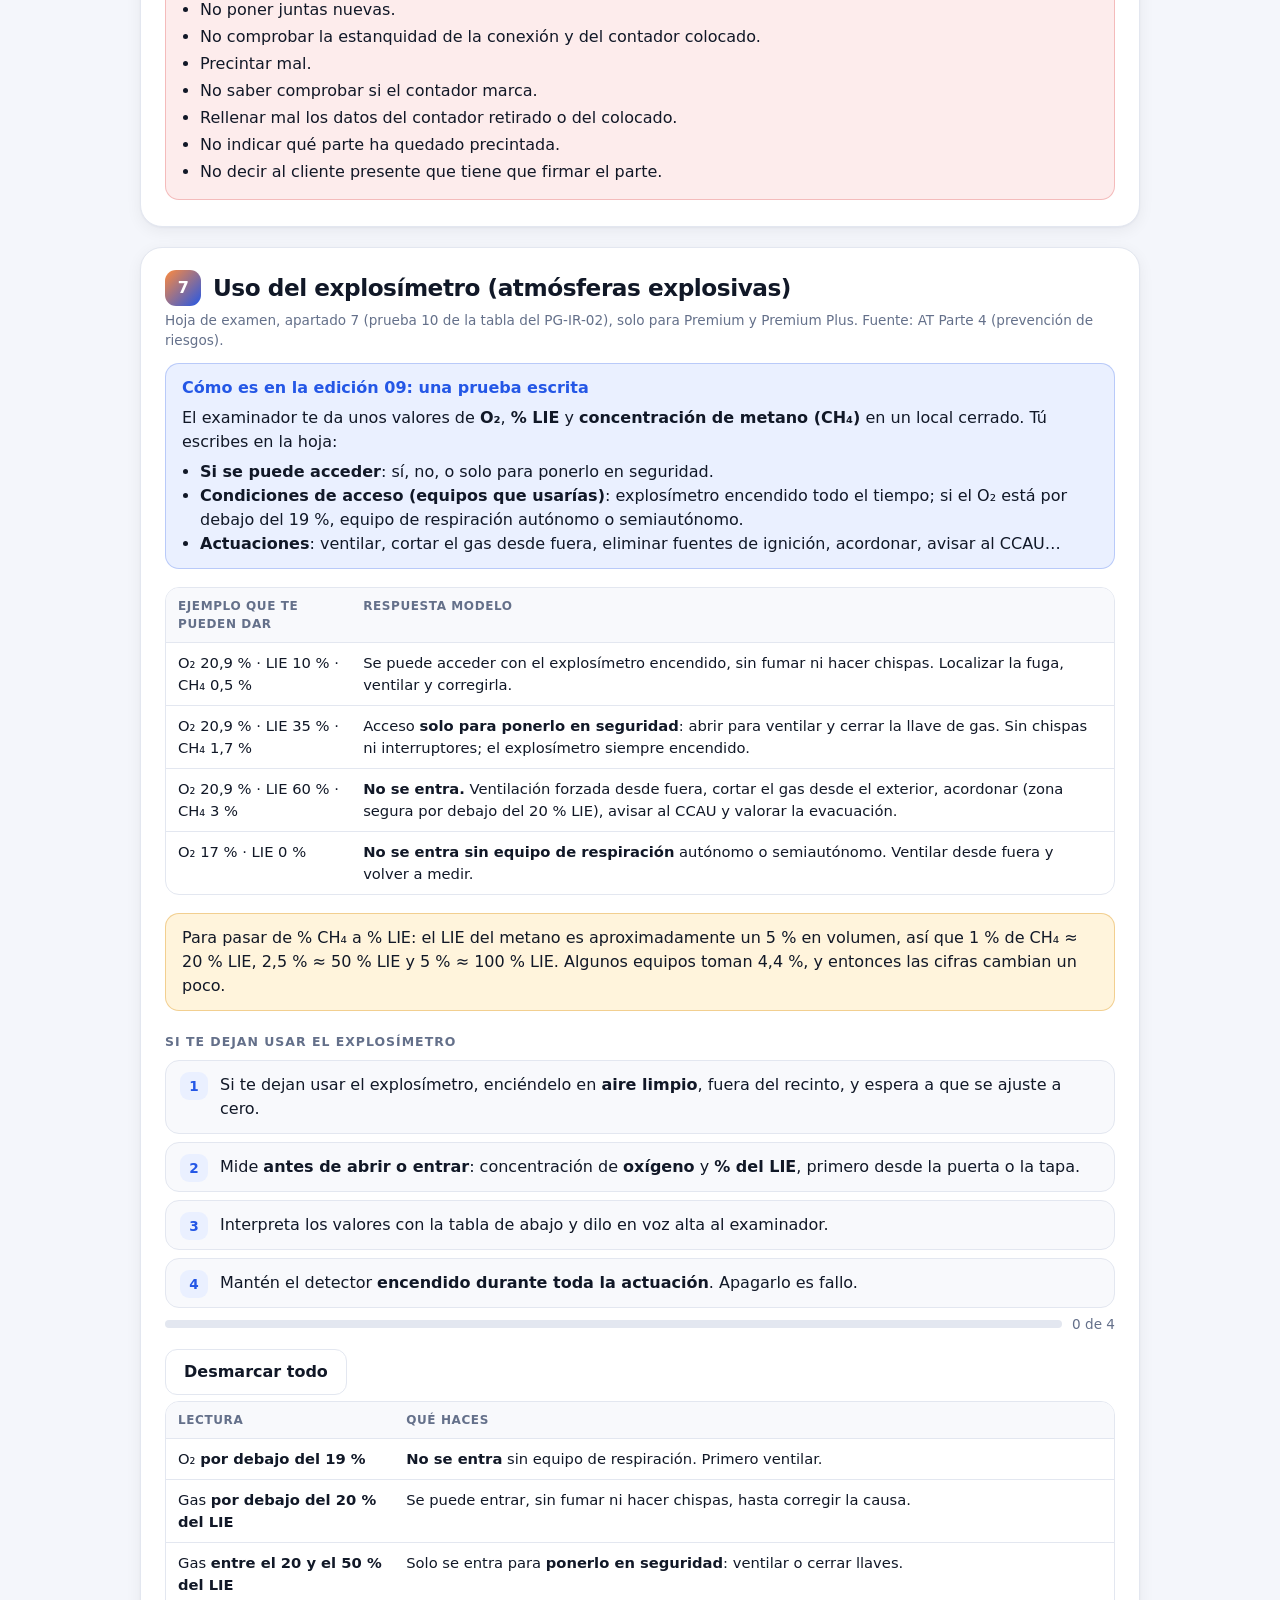
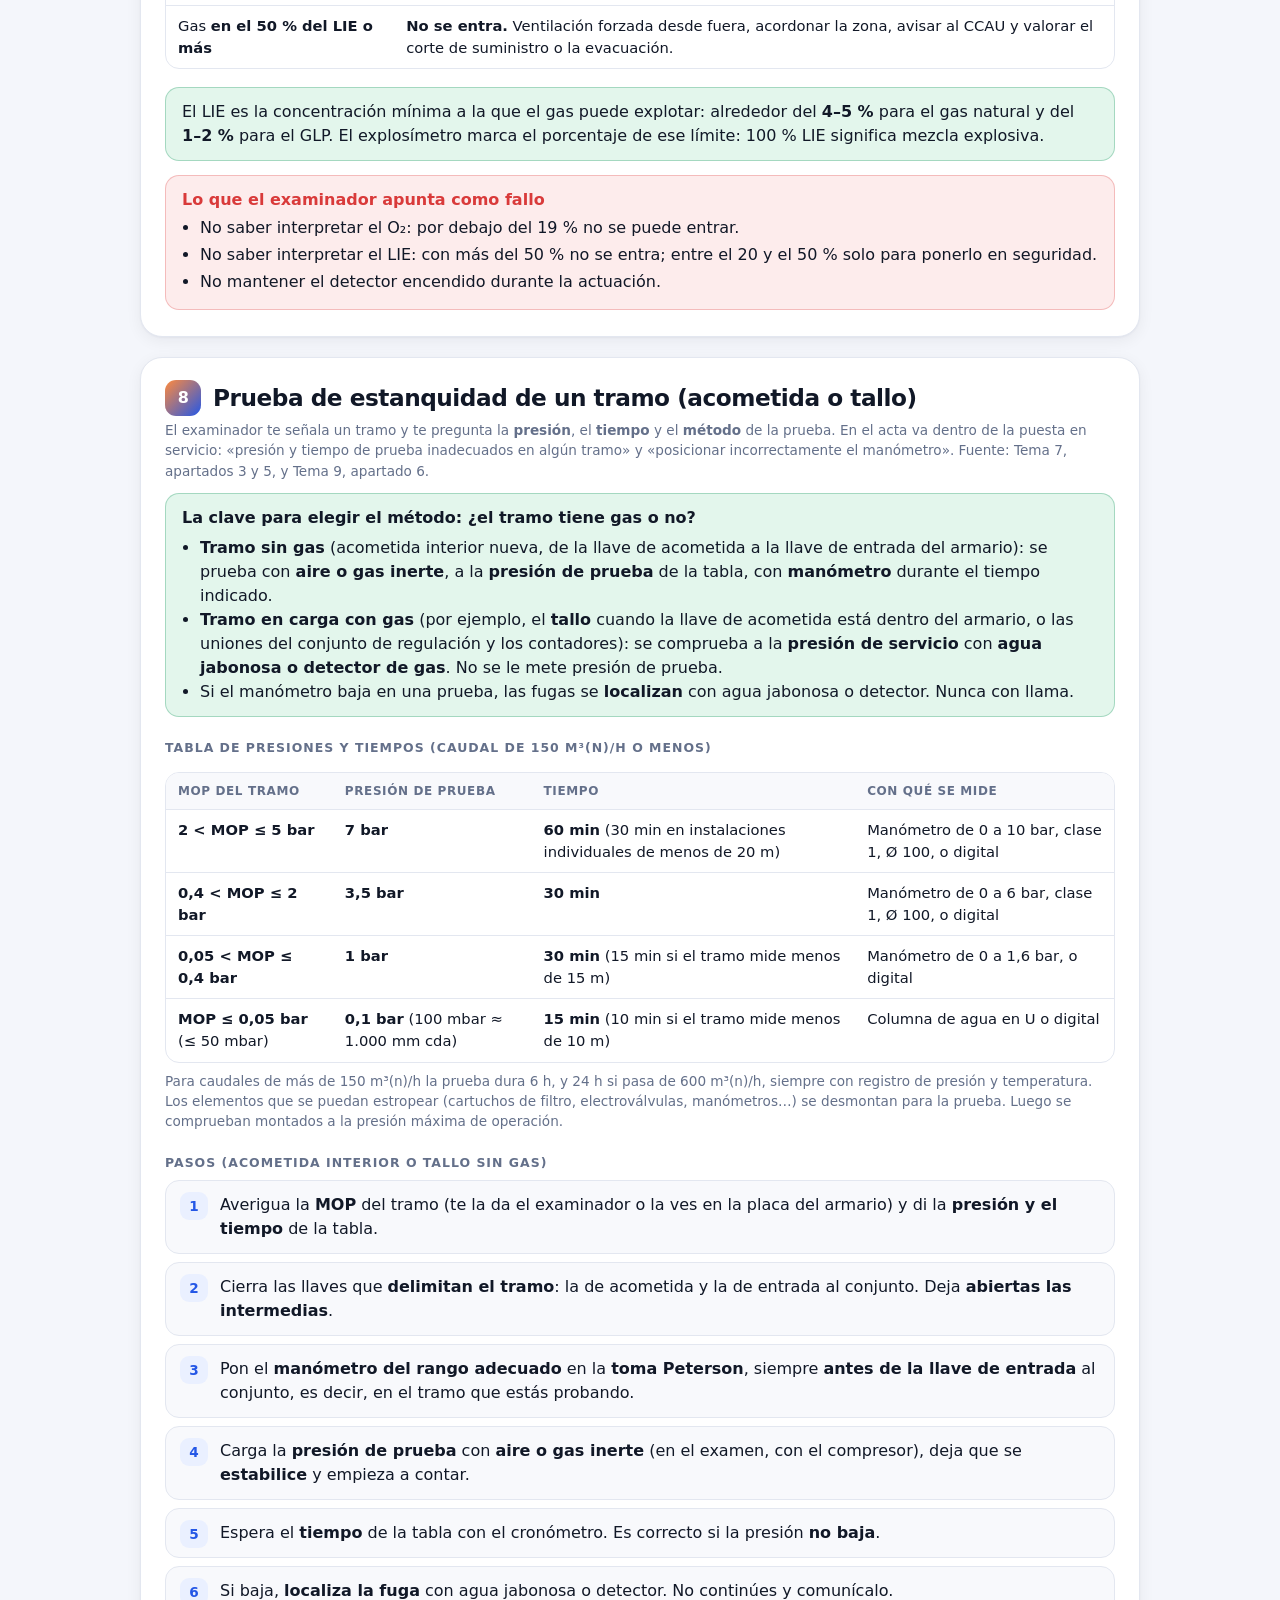
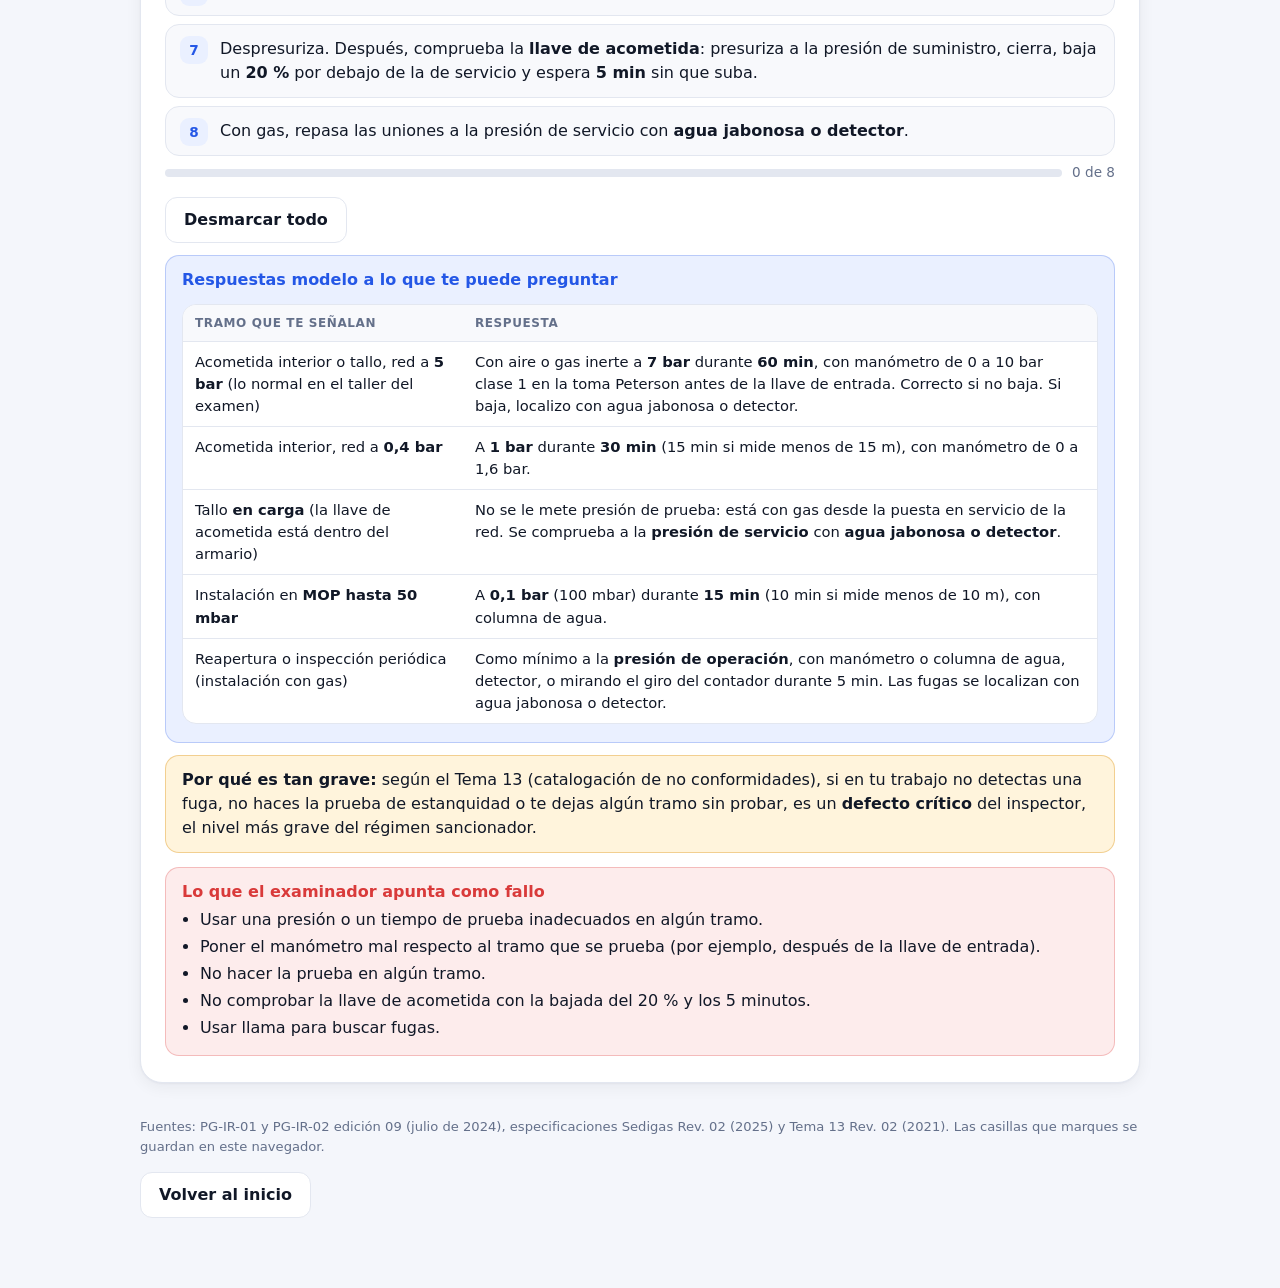
<file: practico/index.html>
<!DOCTYPE html>
<html lang="es">
<head>
<meta charset="utf-8">
<meta name="viewport" content="width=device-width, initial-scale=1">
<title>Fichas del examen práctico · Recertificación Sedigas</title>
<link rel="stylesheet" href="../styles.css">
<style>
nav.sec{position:sticky;top:var(--hh,52px);z-index:4;background:var(--hdr);backdrop-filter:blur(14px);-webkit-backdrop-filter:blur(14px);border-bottom:1px solid var(--borde);padding:10px 20px;display:flex;gap:8px;overflow-x:auto;white-space:nowrap;scrollbar-width:none}
nav.sec::-webkit-scrollbar{display:none}
nav.sec a{color:var(--tinta);text-decoration:none;font-size:13.5px;font-weight:550;padding:6px 14px;border:1px solid var(--borde);border-radius:99px;background:var(--card)}
nav.sec a:hover{border-color:var(--azul);color:var(--azul)}
.ficha{background:var(--card);border:1px solid var(--borde);border-radius:22px;padding:22px 24px;margin:20px 0;scroll-margin-top:120px;box-shadow:var(--sombra)}
.ficha h2{margin:0 0 4px;font-size:1.45rem;text-transform:none;letter-spacing:-.02em;color:var(--tinta);font-weight:800;display:flex;align-items:center;gap:12px}
.ficha h2 .n{display:flex;align-items:center;justify-content:center;width:36px;height:36px;border-radius:11px;background:linear-gradient(135deg,#ff8a3d,#2457e6);color:#fff;font-size:1rem;flex:none}
.ficha h3{color:var(--gris);font-size:.78rem;text-transform:uppercase;letter-spacing:.08em;margin:22px 0 8px}
.fuente{color:var(--gris);font-size:.85rem;margin:2px 0 12px}
.prog{display:flex;align-items:center;gap:10px;margin:6px 0 2px;font-size:.85rem;color:var(--gris)}
.prog .barra{flex:1;margin:0}
ol.pasos{padding-left:0;list-style:none;counter-reset:p;margin:6px 0;display:flex;flex-direction:column;gap:8px}
ol.pasos>li{counter-increment:p;position:relative;padding:12px 14px 12px 54px;border:1px solid var(--borde);border-radius:14px;background:var(--card2);transition:background .15s,border-color .15s,opacity .15s}
ol.pasos>li:hover{border-color:color-mix(in srgb,var(--azul) 40%,var(--borde))}
ol.pasos>li:before{content:counter(p);position:absolute;left:14px;top:11px;width:28px;height:28px;border-radius:9px;background:var(--azul2);color:var(--azul);font-weight:800;font-size:.85rem;display:flex;align-items:center;justify-content:center;transition:all .15s}
ol.pasos>li.hecho{background:var(--verde2);border-color:color-mix(in srgb,var(--verde) 35%,transparent)}
ol.pasos>li.hecho label{opacity:.6}
ol.pasos>li.hecho:before{background:var(--verde);color:#fff;content:"✓"}
ol.pasos label{cursor:pointer;display:block}
ol.pasos input{display:none}
ol.pasos ul{margin:6px 0 0 0;padding-left:18px}
.tw{overflow-x:auto}
table{border-collapse:separate;border-spacing:0;width:100%;font-size:.92rem;margin:6px 0;border:1px solid var(--borde);border-radius:14px;overflow:hidden}
th,td{border-bottom:1px solid var(--borde);padding:9px 12px;text-align:left;vertical-align:top}
tr:last-child td{border-bottom:0}
th{background:var(--card2);font-size:.75rem;text-transform:uppercase;letter-spacing:.05em;color:var(--gris)}
.ojo{background:var(--ambar2);border:1px solid color-mix(in srgb,var(--ambar) 35%,transparent);border-radius:14px;padding:12px 16px;margin:12px 0}
.clave{background:var(--verde2);border:1px solid color-mix(in srgb,var(--verde) 30%,transparent);border-radius:14px;padding:12px 16px;margin:12px 0}
.reset{margin-top:12px}
@media (max-width:600px){.ficha{padding:16px 14px;border-radius:18px}.ficha h2{font-size:1.2rem}ol.pasos>li{padding-left:48px}ol.pasos>li:before{left:11px}nav.sec{padding:8px 14px}}
@media print{header.top,nav.sec,.reset,.noprint,.prog{display:none}body{background:#fff}main{max-width:none;padding:0}.ficha{border:0;box-shadow:none;padding:0;margin:0 0 10px;break-before:page}.ficha:first-of-type{break-before:auto}ol.pasos>li{break-inside:avoid;background:#fff!important;padding-right:30px}ol.pasos>li label{opacity:1!important}ol.pasos>li:before{content:counter(p)!important;background:#fff!important;color:#000!important;border:1.5px solid #333}ol.pasos>li:after{content:"☐";position:absolute;right:10px;top:10px;font-size:16px}table,tr,.ojo,.clave{break-inside:avoid}.ficha h3{break-after:avoid}}
.fallos{background:var(--rojo2);border:1px solid color-mix(in srgb,var(--rojo) 28%,transparent);border-radius:14px;padding:12px 16px;margin:14px 0 4px}
.fallos b.t{display:block;color:var(--rojo);margin-bottom:4px}
.fallos ul{margin:0;padding-left:18px}.fallos li{margin:3px 0}
.hoja{background:var(--azul2);border:1px solid color-mix(in srgb,var(--azul) 25%,transparent);border-radius:14px;padding:12px 16px;margin:12px 0}
.hoja b.t{display:block;color:var(--azul);margin-bottom:6px}
.hoja table{background:var(--card)}
.indice{display:grid;grid-template-columns:repeat(auto-fill,minmax(210px,1fr));gap:10px;margin:14px 0}
.indice a{display:flex;gap:10px;align-items:center;background:var(--card);border:1px solid var(--borde);border-radius:14px;padding:10px 12px;text-decoration:none;color:var(--tinta);font-weight:600;font-size:.92rem;box-shadow:var(--sombra)}
.indice a .n{flex:none;width:30px;height:30px;border-radius:9px;background:linear-gradient(135deg,#ff8a3d,#2457e6);color:#fff;display:flex;align-items:center;justify-content:center;font-weight:800}
.indice a small{display:block;font-weight:400;color:var(--gris);font-size:.78rem}
@media print{.fallos,.hoja{break-inside:avoid}.indice{display:none}}
</style>
<link rel="manifest" href="../manifest.json">
<meta name="theme-color" content="#ffffff">
<meta name="apple-mobile-web-app-capable" content="yes">
<meta name="mobile-web-app-capable" content="yes">
<meta name="apple-mobile-web-app-title" content="Sedigas">
<link rel="apple-touch-icon" href="../icon-180.png">
<link rel="icon" type="image/png" href="../favicon.png">
</head>
<body>
<header class="top">
  <a class="brand" href="../">Destreza visual <span>Examen práctico</span></a>
  <button class="btn sec noprint" onclick="print()" style="padding:7px 14px">Imprimir</button>
</header>
<nav class="sec">
  <a href="#fugas">1 · Fugas</a>
  <a href="#combustion">2 · Combustión</a>
  <a href="#cocina">3 · Cocina</a>
  <a href="#defectos">4 · Defectos</a>
  <a href="#armario">5 · Regulación</a>
  <a href="#contador">6 · Contador y parte</a>
  <a href="#explosimetro">7 · Explosímetro</a>
  <a href="#tramo">8 · Prueba de un tramo</a>
</nav>
<main>
<h1>Fichas del examen práctico</h1>
<p class="sub">Las pruebas de Premium según el PG-IR-02 edición 09 (julio de 2024): hoja de examen FPG-IR-02-03-B y acta del examinador FPG-IR-02-5-5. Los valores son de las especificaciones Sedigas Rev. 02 (2025). Toca cada paso para marcarlo como hecho.</p>

<div class="ojo"><b>Cómo se aprueba:</b> el examinador va marcando en su acta cada fallo que cometes, y para superar el práctico <b>no puedes tener ningún defecto en ninguna prueba</b>. Cada prueba se valora 0 (bien ejecutada) o 1 (mal ejecutada). Además rellenas la hoja de examen, así que <b>apunta presiones, tiempos y valores</b>: dejar campos en blanco o mal rellenados también cuenta como fallo.</div>
<div class="clave"><b>Lo que dice el PG-IR-01/02 de la recertificación:</b>
<ul style="margin:6px 0 0;padding-left:18px">
<li><b>Examínate antes de que caduque tu certificado.</b> Si pides la recertificación a tiempo pero no llegas a examinarte antes de la fecha de vencimiento, la solicitud se convierte en una de certificación y tendrías que hacer todos los exámenes (PG-IR-01, apartado 8).</li>
<li>Solo hay <b>teórico-práctico</b> (destreza visual, 20 casos, aprobado con 16, <b>2,5 horas</b> en Premium) y <b>práctico</b>. No hay test teórico.</li>
<li>En el práctico entran las pruebas <b>1, 2, 3, 5, 6 y 7</b>, más la prueba de un tramo (ficha 8), que el examinador pregunta dentro de la puesta en servicio. La 4, detección de defectos, es «SOLO CERTIFICACIÓN».</li>
<li>Las pruebas que hagas <b>sin fallos se te guardan</b>, siempre que no gastes 3 convocatorias ni pasen más de 3 meses entre una y otra.</li>
<li>No se evalúa si conoces cada aparato, sino si sigues bien el procedimiento e interpretas bien los datos. <b>Si no conoces un equipo, puedes preguntar</b> al examinador y te lo explica. Él también te puede hacer preguntas mientras trabajas.</li>
<li>En el taller habrá: un armario <b>A-6 o A-10</b> y otro <b>A-25 o A-50</b> con compresor de aire, toma Peterson y llaves de abonado, vivienda y aparato; 2 contadores G-4 en panel; dos calderas y un calentador; una cocina móvil con horno; columnas de agua de 600 y 1.500 mm cda; detector de fugas, analizador, explosímetro y cronómetro.</li>
</ul></div>

<div class="indice noprint">
  <a href="#fugas"><span class="n">1</span><span>Estanquidad y localización de fugas<small>Detector y columna de agua</small></span></a>
  <a href="#combustion"><span class="n">2</span><span>Combustión, tiro y CO ambiente<small>Ticket del analizador</small></span></a>
  <a href="#cocina"><span class="n">3</span><span>Cocina con horno<small>Llamas, termopar y goma</small></span></a>
  <a href="#defectos"><span class="n">4</span><span>Detección de defectos<small>No entra en recertificación</small></span></a>
  <a href="#armario"><span class="n">5</span><span>Puesta en servicio del conjunto de regulación<small>VIS, VAS y caudal nulo</small></span></a>
  <a href="#contador"><span class="n">6</span><span>Cambio de contador y parte<small>Comprobar si marca</small></span></a>
  <a href="#explosimetro"><span class="n">7</span><span>Explosímetro<small>O₂ y % LIE</small></span></a>
  <a href="#tramo"><span class="n">8</span><span>Prueba de un tramo<small>Presión, tiempo y método</small></span></a>
</div>

<!-- ============ 1 FUGAS ============ -->
<section class="ficha" id="fugas">
<h2><span class="n">1</span>Comprobación de estanquidad y localización de fugas</h2>
<p class="fuente">Hoja de examen, apartado 1. Fuentes: OD Parte 4 (reapertura), Tema 7 y Tema 4 (detectores).</p>
<div class="hoja"><b class="t">Lo que te piden en la hoja</b>Indicar <b>si hay fuga o no</b>; si la hay, <b>dónde</b> y qué harías. Hay que hacer un <b>pequeño croquis</b>. Hay dos recuadros: <b>con detector de fugas</b> y <b>con columna de agua</b>.</div>

<h3>A · Prueba con columna de agua (instalación en MOP hasta 50 mbar)</h3>
<ol class="pasos" data-f="fugas">
<li><label><input type="checkbox">Coloca el <b>manómetro de columna de agua</b> en la toma de débil calibre. Si no hay toma, puedes usar la conexión de la cocina (con una T, para que la prueba incluya el flexible y el aparato) o un puente con toma en lugar del contador. Antes de desmontar el contador, pon el <b>puente antichispa</b> si no tiene soporte metálico.</label></li>
<li><label><input type="checkbox">Deja las <b>llaves de aparato abiertas</b> y los <b>mandos cerrados</b>. Las llaves intermedias, abiertas.</label></li>
<li><label><input type="checkbox"><b>Abre la llave de cliente</b>, lee la presión en el manómetro y <b>vuelve a cerrarla</b>.</label></li>
<li><label><input type="checkbox">Controla la presión <b>10 minutos</b> si la instalación mide 10 m o menos, o <b>15 minutos</b> si mide más. Si la presión <b>se mantiene</b>, es estanca. Apunta en la hoja la presión y el tiempo.</label></li>
<li><label><input type="checkbox">Si <b>baja</b>, hay fuga: localízala con el detector o con agua jabonosa (paso B). Si no la localizas o no se puede reparar, <b>cierra, precinta y bloquea</b> la llave de cliente.</label></li>
<li><label><input type="checkbox">Al acabar: despresuriza, quita el manómetro, abre la llave y comprueba con <b>agua jabonosa</b> el punto donde estuvo el manómetro. Purga y comprueba en la cocina que la combustión es correcta.</label></li>
</ol>

<h3>B · Localización con detector de gas o agua jabonosa</h3>
<ol class="pasos" data-f="fugas2">
<li><label><input type="checkbox">Comprueba que el detector es del <b>gas adecuado</b> (no uses uno de gas natural para butano) y que no ha pasado su vida útil. Enciéndelo en aire limpio.</label></li>
<li><label><input type="checkbox">Pasa la boquilla <b>despacio</b> y <b>pegada a cada unión</b>: racores, llaves, contador, regulador, conexiones de aparatos. Ir rápido o lejos de la unión es fallo.<ul><li>El gas natural es más ligero que el aire y sube: acerca la boquilla <b>por encima</b> de la unión. El butano y el propano son más pesados y bajan: acércala <b>por debajo</b>.</li></ul></label></li>
<li><label><input type="checkbox">Con <b>agua jabonosa</b>: aplícala bien con el pincel en toda la unión y <b>espera</b> unos segundos a ver si salen burbujas.</label></li>
<li><label><input type="checkbox">Revisa también el <b>interior del aparato</b> que te indiquen y las <b>conexiones con pincel y agua jabonosa</b> o con el detector.</label></li>
<li><label><input type="checkbox">Marca el punto de la fuga en el <b>croquis</b> y escribe la actuación: reparar si es fácil (juntas, apriete, engrase de llave de macho) o <b>cerrar, precintar y bloquear</b> la llave que aísle esa parte.</label></li>
</ol>
<div class="prog noprint"><div class="barra"><i id="pb-fugas" style="width:0"></i></div><span id="pt-fugas">0 de 0</span></div>
<button class="btn sec reset" onclick="limpiar('fugas');limpiar('fugas2')">Desmarcar todo</button>

<div class="ojo"><b>Por qué es tan grave:</b> según el Tema 13 (catalogación de no conformidades), si en tu trabajo no detectas una fuga, no haces la prueba de estanquidad o te dejas algún tramo sin probar, es un <b>defecto crítico</b> del inspector, el nivel más grave del régimen sancionador.</div>
<div class="fallos"><b class="t">Lo que el examinador apunta como fallo</b><ul>
<li>No detectar la fuga o no localizar dónde está.</li>
<li>Pasar el detector demasiado rápido o con la boquilla mal colocada.</li>
<li>Conectar mal el manómetro o la columna de agua.</li>
<li>Aplicar mal el agua jabonosa o no esperar lo suficiente.</li>
<li>No comprobar la estanquidad del aparato, o no repasar las conexiones con pincel y agua jabonosa o con el detector.</li>
<li>No hacer la prueba.</li></ul></div>
</section>

<!-- ============ 2 COMBUSTIÓN ============ -->
<section class="ficha" id="combustion">
<h2><span class="n">2</span>Análisis de combustión, tiro y CO ambiente</h2>
<p class="fuente">Hoja de examen, apartado 2. Fuentes: Tema 12 (anexo A), Tema 7 y Tema 9.</p>
<div class="hoja"><b class="t">Lo que te piden en la hoja (lleva aprendidas las respuestas)</b>
Pegas el ticket del analizador, rellenas los valores de referencia e indicas si los del ticket son correctos. La hoja dice: <b>«Siempre realizar prueba de tiro»</b>.
<div class="tw"><table>
<tr><th>Campo de la hoja</th><th>Respuesta</th></tr>
<tr><td>Tª de humos</td><td>Calderas: <b>80 °C o más</b>. Calentadores: en torno a <b>110 °C o más</b>. Las de condensación quedan excluidas.</td></tr>
<tr><td>Oxígeno (O₂)</td><td>Entre <b>5 y 12 %</b></td></tr>
<tr><td>Exceso de aire (λ)</td><td>Entre <b>1,5 y 3</b></td></tr>
<tr><td>CO₂</td><td>Por debajo del <b>10 %</b></td></tr>
<tr><td>CO corregido · criterio IP (PAD-2)</td><td>Sin anomalía: <b>menos de 500 ppm</b> · secundaria: <b>500–1.000 ppm</b> (AS-6) · principal: <b>más de 1.000 ppm</b> (AP-2)</td></tr>
<tr><td>CO corregido · criterio puesta en marcha (PAD-1)</td><td>Correcto por debajo de <b>500 ppm</b>. Con 500 o más, no se pone en marcha.</td></tr>
<tr><td>Tiempo mínimo de espera antes de iniciar la prueba</td><td><b>2 minutos</b> en régimen estable (o hasta que module)</td></tr>
<tr><td>Tiempo mínimo de realización de la prueba</td><td><b>2 minutos</b> con valores estables. Si oscilan, 1 minuto más y anotas el más próximo al máximo.</td></tr>
<tr><td>¿Procede medir tiro? ¿Por qué?</td><td><b>Sí, en aparatos tipo B de tiro natural</b>: hay que ver si evacua bien y no hay revoco. En aparatos estancos (tipo C) no procede.</td></tr>
<tr><td>CO ambiente · condiciones del local</td><td><b>Puertas y ventanas cerradas</b>, campana apagada y todos los aparatos a la vez a máxima potencia.</td></tr>
<tr><td>CO ambiente · tiempo y posición de la sonda</td><td><b>5 minutos</b> como mínimo, a <b>1 m</b> del aparato y a <b>1,80 m</b> de altura.</td></tr>
<tr><td>CO ambiente · valores</td><td>Sin anomalía: <b>menos de 15 ppm</b> · secundaria: <b>15–50 ppm</b> (AS-1) · principal: <b>más de 50 ppm</b> (AP-1)</td></tr>
</table></div></div>

<h3>Pasos</h3>
<ol class="pasos" data-f="combustion">
<li><label><input type="checkbox">Usa un analizador conforme a la UNE-EN 50379, calibrado hace 18 meses o menos. Ponlo en marcha en aire limpio <b>antes</b> de encender el aparato.</label></li>
<li><label><input type="checkbox">Pon la caldera a <b>máxima potencia</b>, sin que module. Si es mixta, abre el grifo de agua caliente al máximo. Si es solo de calefacción, sube los termostatos al máximo. Si tiene función deshollinador, úsala.</label></li>
<li><label><input type="checkbox"><b>Espera 2 minutos</b> a que trabaje en régimen estable. Meter la sonda a la vez que enciendes el aparato es fallo.</label></li>
<li><label><input type="checkbox">Mete la sonda en la toma de muestras, <b>perpendicular</b> y en el <b>centro de la vena de humos</b>. En aparatos tipo B con cortatiros, la sonda va <b>por encima del cortatiros</b>, en el conducto y cerca del collarín. Solo si hay inversión de tiro se mide en la parte inferior.</label></li>
<li><label><input type="checkbox">Mantén la medición <b>2 minutos</b> con valores estables. Imprime el ticket.</label></li>
<li><label><input type="checkbox">Si sale <b>O₂ alto y temperatura de humos baja</b>, sospecha <b>inversión de tiro</b> o sonda mal colocada: recoloca la sonda y repite (en caso de inversión, mide en la parte inferior del cortatiros).</label></li>
<li><label><input type="checkbox"><b>Mide el tiro y el revoco</b> si es tipo B de tiro natural, con puertas y ventanas cerradas y el extractor, si hay, al máximo.</label></li>
<li><label><input type="checkbox"><b>CO ambiente</b>: todos los aparatos a máxima potencia, <b>5 minutos</b>, analizador a 1 m del aparato y a 1,80 m de altura.</label></li>
<li><label><input type="checkbox">Rellena la hoja: valores del ticket, <b>SÍ/NO</b> correcto en cada uno y la valoración (sin anomalía, secundaria o principal).</label></li>
</ol>
<div class="prog noprint"><div class="barra"><i id="pb-combustion" style="width:0"></i></div><span id="pt-combustion">0 de 0</span></div>
<button class="btn sec reset" onclick="limpiar('combustion')">Desmarcar todo</button>

<div class="fallos"><b class="t">Lo que el examinador apunta como fallo</b><ul>
<li>No poner el aparato a máxima potencia, o no esperar los 2 minutos a régimen estable.</li>
<li>Meter la sonda a la vez que enciendes el aparato.</li>
<li>No colocar la sonda por encima del cortatiros.</li>
<li>No esperar los 2 minutos de medición con valores estables.</li>
<li>No medir el tiro y el revoco en tiro natural, o medirlos mal.</li>
<li>No saber los valores de Tª de humos, O₂, CO₂ y λ, o dar por buena una combustión con un CO fuera de especificación.</li>
<li>No detectar una inversión de tiro (Tª de humos anormalmente baja con O₂ alto).</li>
<li>En CO ambiente: colocar mal el analizador, no poner el aparato al máximo, no esperar 5 minutos o no medir.</li>
<li>No saber que de 15 a 50 ppm es anomalía secundaria y más de 50 ppm es principal.</li>
</ul></div>
</section>

<!-- ============ 3 COCINA ============ -->
<section class="ficha" id="cocina">
<h2><span class="n">3</span>Cocina con horno y su goma de butano</h2>
<p class="fuente">Hoja de examen, apartado 3. Fuentes: Tema 5, Tema 7 y Tema 9.</p>
<div class="hoja"><b class="t">Lo que te piden en la hoja</b>En un dibujo con los <b>4 quemadores</b>, indicar si la llama de cada uno es correcta o no (posición de mínimo, aspecto y estabilidad). También <b>horno y grill</b>, <b>dispositivo de seguridad</b>, el <b>tiempo de prueba del dispositivo</b> y si la <b>conexión del aparato</b> es aceptable.</div>
<ol class="pasos" data-f="cocina">
<li><label><input type="checkbox"><b>Conexión</b>: goma de elastómero UNE 53539 (o UNE-EN 16436 clase 1), <b>no caducada</b>, con marcado, de <b>1,50 m como máximo</b>, con boquillas y <b>abrazaderas</b> en los dos extremos. Que <b>no toque partes calientes</b> del horno ni pase por detrás si no está aislado.</label></li>
<li><label><input type="checkbox"><b>Estanquidad</b> de la conexión: llave abierta y mandos cerrados, con agua jabonosa o detector en regulador, boquillas y abrazaderas.</label></li>
<li><label><input type="checkbox">Enciende <b>cada quemador</b> y mira la llama: azul, estable, sin puntas amarillas ni desprendimiento.</label></li>
<li><label><input type="checkbox">Comprueba la combustión de cada quemador <b>con el resto encendidos a su consumo máximo</b>.</label></li>
<li><label><input type="checkbox"><b>Mínimos</b>: pasa cada mando de máximo a mínimo. No se debe apagar ni quedar excesivamente baja o alta.</label></li>
<li><label><input type="checkbox"><b>Horno y grill</b>: enciende y comprueba la llama.</label></li>
<li><label><input type="checkbox"><b>Dispositivo de seguridad</b> (termopar) en cada fuego que lo tenga y en el horno. Mide los tiempos con el reloj:<ul><li><b>Encendido</b>: el tiempo que tienes que mantener pulsado el mando hasta que la llama se queda sola (normalmente <b>10 s como máximo</b>).</li><li><b>Corte</b>: apaga la llama soplando o cerrando un momento y cuenta hasta que oyes el <b>clic</b> de la válvula (normalmente <b>60 s como máximo</b>).</li></ul></label></li>
<li><label><input type="checkbox">Rellena la hoja quemador a quemador y escribe si la conexión es <b>aceptable o no</b> y por qué.</label></li>
</ol>
<div class="prog noprint"><div class="barra"><i id="pb-cocina" style="width:0"></i></div><span id="pt-cocina">0 de 0</span></div>
<button class="btn sec reset" onclick="limpiar('cocina')">Desmarcar todo</button>
<div class="ojo">Los tiempos del termopar (10 s y 60 s) son los habituales de la norma de cocinas UNE-EN 30-1-1. <b>No aparecen en las especificaciones Sedigas</b>, así que confírmalos con tu formador.</div>

<div class="tw"><table>
<tr><th>Si encuentras…</th><th>Anomalía (IP)</th></tr>
<tr><td>Goma dañada, con grietas o tocando el horno</td><td><b>IPa-3 / IPa-4</b> · principal</td></tr>
<tr><td>Goma caducada, sin fecha o de más de 1,50 m; uniones defectuosas</td><td><b>ISa-3</b> · secundaria</td></tr>
<tr><td>Termopar que no funciona</td><td><b>AS-3</b> · secundaria</td></tr>
<tr><td>Se apaga al pasar de máximo a mínimo</td><td><b>AS-7</b> · secundaria</td></tr>
<tr><td>Quemador o mando que no funciona</td><td><b>AS-8</b> · secundaria</td></tr>
</table></div>

<div class="fallos"><b class="t">Lo que el examinador apunta como fallo</b><ul>
<li>No detectar que el flexible está mal montado.</li>
<li>No detectar una conexión flexible dañada o tocando las partes calientes del horno.</li>
<li>No detectar una conexión flexible caducada o demasiado larga.</li>
<li>No detectar una combustión o una llama incorrecta en algún quemador.</li>
<li>No detectar un mínimo que se apaga o que queda demasiado bajo o alto.</li>
<li>No comprobar cada quemador con el resto encendidos al máximo.</li>
<li>No comprobar, o comprobar mal, los dispositivos de seguridad de la cocina y el horno.</li></ul></div>
</section>

<!-- ============ 4 DEFECTOS ============ -->
<section class="ficha" id="defectos">
<h2><span class="n">4</span>Detección de defectos</h2>
<p class="fuente">Hoja de examen, apartado 4.</p>
<div class="clave">El PG-IR-02 edición 09 la marca como <b>«SOLO CERTIFICACIÓN»</b>: <b>en la recertificación no se hace</b>. Te la dejo resumida por si te sirve.</div>
<p>Se trata de indicar por escrito <b>todos los defectos</b> y la actuación que harías en cada caso, revisando:</p>
<ul>
<li>conductos de evacuación de productos de la combustión,</li>
<li>ventilaciones del local,</li>
<li>conexiones de los aparatos,</li>
<li>tuberías: instalación y ubicación,</li>
<li>conjunto de regulación,</li>
<li>ubicación del contador.</li>
</ul>
<p>Es lo mismo que practicas en la destreza visual, pero en una instalación real. La <a href="../guia/#chuleta-de-cotas-y-valores">chuleta de cotas</a> de la guía te sirve.</p>
<div class="fallos"><b class="t">Lo que el examinador apunta como fallo</b><ul>
<li>No indicar algún defecto de cualquiera de los puntos anteriores.</li>
<li>Rellenar mal el formato del examen.</li>
<li>No explicar bien la actuación de cada caso.</li></ul></div>
</section>

<!-- ============ 5 ARMARIO ============ -->
<section class="ficha" id="armario">
<h2><span class="n">5</span>Puesta en servicio del conjunto de regulación y de la instalación receptora</h2>
<p class="fuente">Hoja de examen, apartado 5. Fuentes: Tema 7, apartado 3 y apartados 6.3.2 y 6.3.4.</p>
<div class="hoja"><b class="t">Lo que te piden en la hoja: SÍ/NO correcto y los valores</b>
<div class="tw"><table>
<tr><th>Punto de la hoja</th><th>Qué haces y qué apuntas</th></tr>
<tr><td>Válvula de acometida (estanquidad)</td><td>Cierras la llave y bajas la presión aguas abajo: un <b>20 %</b> si la MOP está entre 0,4 y 5 bar, o hasta <b>30–40 mm cda</b> si es de 0,05 bar o menos. Esperas <b>5 min</b>: si la presión sube, la llave no es estanca.</td></tr>
<tr><td>Estanquidad del tallo</td><td>Agua jabonosa o detector en el tallo (eje) de la llave.</td></tr>
<tr><td>Purgado</td><td>Purgas hacia una zona segura hasta que salga gas.</td></tr>
<tr><td>Estanquidad del conjunto de regulación (interior del armario)</td><td>Agua jabonosa o detector en todas las uniones, desde la entrada hasta la llave de salida.</td></tr>
<tr><td>Presión de entrada al conjunto</td><td>La que leas con el manómetro en la toma Peterson. Apúntala con sus unidades.</td></tr>
<tr><td>Presión de salida del conjunto</td><td>Normalmente <b>21–22 mbar</b> (≈ 210–220 mm cda) o <b>55 mbar</b>, según el regulador. Compárala con la placa.</td></tr>
<tr><td>Disparo de la VIS de máxima</td><td>Que dispare dentro del valor de la placa. Prueba 3 veces.</td></tr>
<tr><td>Apertura de la VAS</td><td>Que abra a la presión de la placa, si está activa. Prueba 3 veces.</td></tr>
<tr><td>Disparo de la VIS de mínima</td><td>Que dispare al bajar la presión y que <b>no se rearme sola</b> al abrir. Prueba 3 veces.</td></tr>
<tr><td>Caudal nulo del regulador e indicar la presión</td><td>A los <b>5 min</b> debe quedar estable entre la presión nominal y <b>un 30 % más</b>. Apunta el valor.</td></tr>
</table></div></div>

<h3>Pasos</h3>
<ol class="pasos" data-f="armario">
<li><label><input type="checkbox"><b>Revisión visual</b>: puerta, cerradura, ventilación, placa del regulador y elementos (llave de entrada, toma Peterson, filtro, VIS, regulador, VAS, toma de salida, llave de salida).</label></li>
<li><label><input type="checkbox">Coloca el <b>manómetro</b> en la toma que corresponda. Colocarlo mal respecto al tramo que quieres probar es fallo.</label></li>
<li><label><input type="checkbox"><b>Estanquidad de la válvula de acometida</b>: bajada del 20 % (MOP entre 0,4 y 5 bar) o hasta 30–40 mm cda (MOP de 0,05 bar o menos), y 5 min sin que suba.</label></li>
<li><label><input type="checkbox"><b>Purga</b> del tramo y rearme: rearma la VIS de máxima y abre <b>despacio</b> la llave de entrada.</label></li>
<li><label><input type="checkbox"><b>VAS</b> (si está activa): presuriza despacio con la pera. Debe abrir a la presión de la placa. Mínimo 3 veces.</label></li>
<li><label><input type="checkbox"><b>VIS de máxima</b>: con la VAS tapada, presuriza despacio hasta que dispare. Mínimo 3 veces y déjala rearmada.</label></li>
<li><label><input type="checkbox"><b>VIS de mínima</b> del armario o del regulador de abonado: despresuriza poco a poco hasta que dispare. Al abrir, <b>no debe rearmarse sola</b>. Mínimo 3 veces.</label></li>
<li><label><input type="checkbox"><b>Caudal nulo</b>: provoca un pequeño consumo y luego ciérralo. A los 5 min, la presión debe quedar estable entre la nominal y la nominal + 30 %.</label></li>
<li><label><input type="checkbox"><b>Estanquidad del armario</b> con agua jabonosa o detector: todas las uniones y el tallo de las llaves.</label></li>
<li><label><input type="checkbox"><b>Instalación receptora</b>: espera a que se <b>rearmen los reguladores de abonado</b> antes de empezar la prueba de estanquidad conjunta. Prueba todos los tramos con la <b>presión y el tiempo</b> que tocan y apúntalos en la hoja.</label></li>
<li><label><input type="checkbox"><b>Purga</b> la instalación y <b>precinta</b> el contador y los órganos de tarado (regulador, VIS y VAS).</label></li>
</ol>
<div class="prog noprint"><div class="barra"><i id="pb-armario" style="width:0"></i></div><span id="pt-armario">0 de 0</span></div>
<button class="btn sec reset" onclick="limpiar('armario')">Desmarcar todo</button>

<h3>Presiones y tiempos de prueba que hay que saber</h3>
<div class="tw"><table>
<tr><th>Tramo</th><th>Prueba</th></tr>
<tr><td>Instalación en MOP hasta 50 mbar (reapertura)</td><td>Presión de servicio con columna de agua · <b>10 min</b> hasta 10 m de longitud, <b>15 min</b> si es más larga</td></tr>
<tr><td>Instalación común con la llave de acometida (reapertura de finca)</td><td><b>15 min</b> sin que baje. Volver a presurizar si baja de 150 mm cda (MOP hasta 50 mbar) o de 500 mm cda (MOP de 50 a 400 mbar).</td></tr>
<tr><td>Acometida interior, MOP de 0,05 a 0,4 bar</td><td>1 bar · 30 min (15 min si mide menos de 15 m)</td></tr>
<tr><td>Acometida interior, MOP de 0,4 a 2 bar</td><td>3,5 bar · 30 min</td></tr>
<tr><td>Acometida interior, MOP de 2 a 5 bar</td><td>7 bar · 60 min</td></tr>
</table></div>

<div class="fallos"><b class="t">Lo que el examinador apunta como fallo</b><ul>
<li>No comprobar la estanquidad de la válvula de acometida con la bajada del 20 % o hasta 30–40 mm cda.</li>
<li>No comprobar bien la VIS de máxima, el caudal nulo, la VIS de mínima o la VAS.</li>
<li>No comprobar la estanquidad del armario con agua jabonosa o detector.</li>
<li>No esperar al rearme de los reguladores de abonado antes de la prueba conjunta.</li>
<li>No probar algún tramo, o hacerlo con la presión o el tiempo equivocados.</li>
<li>Poner mal el manómetro respecto al tramo que se prueba.</li>
<li>No purgar.</li>
<li>No precintar el contador y los órganos de tarado.</li></ul></div>
</section>

<!-- ============ 6 CONTADOR ============ -->
<section class="ficha" id="contador">
<h2><span class="n">6</span>Cambio de contador, comprobar si marca y parte de trabajo</h2>
<p class="fuente">Hoja de examen, apartado 6. Fuente: OD Parte 3 (operaciones en contadores).</p>

<h3>A · Cambio de contador</h3>
<ol class="pasos" data-f="contador">
<li><label><input type="checkbox"><b>Cierra la llave</b> de contador o de abonado, con la palanca perpendicular a la tubería.</label></li>
<li><label><input type="checkbox">Pon el <b>puente antichispa</b> entre la entrada y la salida, metal con metal, <b>antes de desmontar</b>.</label></li>
<li><label><input type="checkbox">Desmonta el contador viejo. <b>Apunta su marca, número, propiedad y lectura.</b></label></li>
<li><label><input type="checkbox">Monta el nuevo con <b>juntas nuevas</b> en las tuercas o bridas.</label></li>
<li><label><input type="checkbox">Abre y <b>purga</b> (por la toma de salida, por el enlace de salida o por un aparato). Quita el puente antichispa con cuidado.</label></li>
<li><label><input type="checkbox"><b>Comprueba la falta de consumo</b>: manómetro de columna de agua (0–975 mm cda) a la salida del contador, comprueba la estanquidad interna de la llave, presuriza a la presión de servicio y espera <b>5 min</b> sin que baje. Si hay consumo, deja la instalación cerrada, precintada y bloqueada.</label></li>
<li><label><input type="checkbox"><b>Estanquidad de las uniones</b> del contador nuevo con <b>detector o agua jabonosa</b>.</label></li>
<li><label><input type="checkbox"><b>Precinta</b> los enlaces de entrada y salida, la llave y los adaptadores.</label></li>
</ol>

<h3>B · Comprobar si marca</h3>
<ol class="pasos" data-f="marca">
<li><label><input type="checkbox">Pide al cliente que encienda un aparato, a ser posible el <b>calentador</b>, que es el que más consume.</label></li>
<li><label><input type="checkbox">Mira que se muevan los <b>números de los litros</b>. Si no se mueven, se cambia el contador.</label></li>
<li><label><input type="checkbox">Si el cliente dice que no marca, se cambia <b>sin más comprobaciones</b> y se anota «el cliente indica que el contador no marca».</label></li>
</ol>
<div class="prog noprint"><div class="barra"><i id="pb-contador" style="width:0"></i></div><span id="pt-contador">0 de 0</span></div>
<button class="btn sec reset" onclick="limpiar('contador');limpiar('marca')">Desmarcar todo</button>

<div class="hoja"><b class="t">El parte de trabajo de la hoja (apartado 6)</b>
<div class="tw"><table>
<tr><th>Campo</th><th>Qué pones</th></tr>
<tr><td>Contador existente (real)</td><td>Marca y número, propiedad (alquiler o del cliente) y lectura</td></tr>
<tr><td>Contador colocado</td><td>Marca y número, propiedad y lectura</td></tr>
<tr><td>Motivo del cambio</td><td>Por ejemplo, avería, no marca, fuga u obsoleto</td></tr>
<tr><td>Anomalía del contador retirado</td><td>Avería, fuga, obsoleto u otros</td></tr>
<tr><td>¿Contador retirado propiedad del cliente?</td><td>Sí o no. Si es suyo, se queda con él («queda en poder del cliente») o firma la renuncia.</td></tr>
<tr><td>Resultado de la actuación</td><td>Correcto, cierre total o cierre parcial (<b>indica qué parte queda precintada</b>)</td></tr>
<tr><td>Usuario y firma</td><td>Nombre del cliente y <b>su firma</b>: pídele que firme si está presente</td></tr>
</table></div></div>

<div class="fallos"><b class="t">Lo que el examinador apunta como fallo</b><ul>
<li>No cerrar la llave antes de desmontar.</li>
<li>No poner el puente antichispa.</li>
<li>No poner juntas nuevas.</li>
<li>No comprobar la estanquidad de la conexión y del contador colocado.</li>
<li>Precintar mal.</li>
<li>No saber comprobar si el contador marca.</li>
<li>Rellenar mal los datos del contador retirado o del colocado.</li>
<li>No indicar qué parte ha quedado precintada.</li>
<li>No decir al cliente presente que tiene que firmar el parte.</li></ul></div>
</section>

<!-- ============ 7 EXPLOSÍMETRO ============ -->
<section class="ficha" id="explosimetro">
<h2><span class="n">7</span>Uso del explosímetro (atmósferas explosivas)</h2>
<p class="fuente">Hoja de examen, apartado 7 (prueba 10 de la tabla del PG-IR-02), solo para Premium y Premium Plus. Fuente: AT Parte 4 (prevención de riesgos).</p>
<div class="hoja"><b class="t">Cómo es en la edición 09: una prueba escrita</b>
El examinador te da unos valores de <b>O₂</b>, <b>% LIE</b> y <b>concentración de metano (CH₄)</b> en un local cerrado. Tú escribes en la hoja:
<ul style="margin:6px 0 0;padding-left:18px">
<li><b>Si se puede acceder</b>: sí, no, o solo para ponerlo en seguridad.</li>
<li><b>Condiciones de acceso (equipos que usarías)</b>: explosímetro encendido todo el tiempo; si el O₂ está por debajo del 19 %, equipo de respiración autónomo o semiautónomo.</li>
<li><b>Actuaciones</b>: ventilar, cortar el gas desde fuera, eliminar fuentes de ignición, acordonar, avisar al CCAU…</li>
</ul></div>
<div class="tw"><table>
<tr><th>Ejemplo que te pueden dar</th><th>Respuesta modelo</th></tr>
<tr><td>O₂ 20,9 % · LIE 10 % · CH₄ 0,5 %</td><td>Se puede acceder con el explosímetro encendido, sin fumar ni hacer chispas. Localizar la fuga, ventilar y corregirla.</td></tr>
<tr><td>O₂ 20,9 % · LIE 35 % · CH₄ 1,7 %</td><td>Acceso <b>solo para ponerlo en seguridad</b>: abrir para ventilar y cerrar la llave de gas. Sin chispas ni interruptores; el explosímetro siempre encendido.</td></tr>
<tr><td>O₂ 20,9 % · LIE 60 % · CH₄ 3 %</td><td><b>No se entra.</b> Ventilación forzada desde fuera, cortar el gas desde el exterior, acordonar (zona segura por debajo del 20 % LIE), avisar al CCAU y valorar la evacuación.</td></tr>
<tr><td>O₂ 17 % · LIE 0 %</td><td><b>No se entra sin equipo de respiración</b> autónomo o semiautónomo. Ventilar desde fuera y volver a medir.</td></tr>
</table></div>
<div class="ojo">Para pasar de % CH₄ a % LIE: el LIE del metano es aproximadamente un 5 % en volumen, así que 1 % de CH₄ ≈ 20 % LIE, 2,5 % ≈ 50 % LIE y 5 % ≈ 100 % LIE. Algunos equipos toman 4,4 %, y entonces las cifras cambian un poco.</div>
<h3>Si te dejan usar el explosímetro</h3>
<ol class="pasos" data-f="explo">
<li><label><input type="checkbox">Si te dejan usar el explosímetro, enciéndelo en <b>aire limpio</b>, fuera del recinto, y espera a que se ajuste a cero.</label></li>
<li><label><input type="checkbox">Mide <b>antes de abrir o entrar</b>: concentración de <b>oxígeno</b> y <b>% del LIE</b>, primero desde la puerta o la tapa.</label></li>
<li><label><input type="checkbox">Interpreta los valores con la tabla de abajo y dilo en voz alta al examinador.</label></li>
<li><label><input type="checkbox">Mantén el detector <b>encendido durante toda la actuación</b>. Apagarlo es fallo.</label></li>
</ol>
<div class="prog noprint"><div class="barra"><i id="pb-explo" style="width:0"></i></div><span id="pt-explo">0 de 0</span></div>
<button class="btn sec reset" onclick="limpiar('explo')">Desmarcar todo</button>
<div class="tw"><table>
<tr><th>Lectura</th><th>Qué haces</th></tr>
<tr><td>O₂ <b>por debajo del 19 %</b></td><td><b>No se entra</b> sin equipo de respiración. Primero ventilar.</td></tr>
<tr><td>Gas <b>por debajo del 20 % del LIE</b></td><td>Se puede entrar, sin fumar ni hacer chispas, hasta corregir la causa.</td></tr>
<tr><td>Gas <b>entre el 20 y el 50 % del LIE</b></td><td>Solo se entra para <b>ponerlo en seguridad</b>: ventilar o cerrar llaves.</td></tr>
<tr><td>Gas <b>en el 50 % del LIE o más</b></td><td><b>No se entra.</b> Ventilación forzada desde fuera, acordonar la zona, avisar al CCAU y valorar el corte de suministro o la evacuación.</td></tr>
</table></div>
<div class="clave">El LIE es la concentración mínima a la que el gas puede explotar: alrededor del <b>4–5 %</b> para el gas natural y del <b>1–2 %</b> para el GLP. El explosímetro marca el porcentaje de ese límite: 100 % LIE significa mezcla explosiva.</div>
<div class="fallos"><b class="t">Lo que el examinador apunta como fallo</b><ul>
<li>No saber interpretar el O₂: por debajo del 19 % no se puede entrar.</li>
<li>No saber interpretar el LIE: con más del 50 % no se entra; entre el 20 y el 50 % solo para ponerlo en seguridad.</li>
<li>No mantener el detector encendido durante la actuación.</li></ul></div>
</section>


<!-- ============ 8 TRAMO ============ -->
<section class="ficha" id="tramo">
<h2><span class="n">8</span>Prueba de estanquidad de un tramo (acometida o tallo)</h2>
<p class="fuente">El examinador te señala un tramo y te pregunta la <b>presión</b>, el <b>tiempo</b> y el <b>método</b> de la prueba. En el acta va dentro de la puesta en servicio: «presión y tiempo de prueba inadecuados en algún tramo» y «posicionar incorrectamente el manómetro». Fuente: Tema 7, apartados 3 y 5, y Tema 9, apartado 6.</p>

<div class="clave"><b>La clave para elegir el método: ¿el tramo tiene gas o no?</b>
<ul style="margin:6px 0 0;padding-left:18px">
<li><b>Tramo sin gas</b> (acometida interior nueva, de la llave de acometida a la llave de entrada del armario): se prueba con <b>aire o gas inerte</b>, a la <b>presión de prueba</b> de la tabla, con <b>manómetro</b> durante el tiempo indicado.</li>
<li><b>Tramo en carga con gas</b> (por ejemplo, el <b>tallo</b> cuando la llave de acometida está dentro del armario, o las uniones del conjunto de regulación y los contadores): se comprueba a la <b>presión de servicio</b> con <b>agua jabonosa o detector de gas</b>. No se le mete presión de prueba.</li>
<li>Si el manómetro baja en una prueba, las fugas se <b>localizan</b> con agua jabonosa o detector. Nunca con llama.</li>
</ul></div>

<h3>Tabla de presiones y tiempos (caudal de 150 m³(n)/h o menos)</h3>
<div class="tw"><table>
<tr><th>MOP del tramo</th><th>Presión de prueba</th><th>Tiempo</th><th>Con qué se mide</th></tr>
<tr><td><b>2 &lt; MOP ≤ 5 bar</b></td><td><b>7 bar</b></td><td><b>60 min</b> (30 min en instalaciones individuales de menos de 20 m)</td><td>Manómetro de 0 a 10 bar, clase 1, Ø 100, o digital</td></tr>
<tr><td><b>0,4 &lt; MOP ≤ 2 bar</b></td><td><b>3,5 bar</b></td><td><b>30 min</b></td><td>Manómetro de 0 a 6 bar, clase 1, Ø 100, o digital</td></tr>
<tr><td><b>0,05 &lt; MOP ≤ 0,4 bar</b></td><td><b>1 bar</b></td><td><b>30 min</b> (15 min si el tramo mide menos de 15 m)</td><td>Manómetro de 0 a 1,6 bar, o digital</td></tr>
<tr><td><b>MOP ≤ 0,05 bar</b> (≤ 50 mbar)</td><td><b>0,1 bar</b> (100 mbar ≈ 1.000 mm cda)</td><td><b>15 min</b> (10 min si el tramo mide menos de 10 m)</td><td>Columna de agua en U o digital</td></tr>
</table></div>
<p class="fuente">Para caudales de más de 150 m³(n)/h la prueba dura 6 h, y 24 h si pasa de 600 m³(n)/h, siempre con registro de presión y temperatura. Los elementos que se puedan estropear (cartuchos de filtro, electroválvulas, manómetros…) se desmontan para la prueba. Luego se comprueban montados a la presión máxima de operación.</p>

<h3>Pasos (acometida interior o tallo sin gas)</h3>
<ol class="pasos" data-f="tramo">
<li><label><input type="checkbox">Averigua la <b>MOP</b> del tramo (te la da el examinador o la ves en la placa del armario) y di la <b>presión y el tiempo</b> de la tabla.</label></li>
<li><label><input type="checkbox">Cierra las llaves que <b>delimitan el tramo</b>: la de acometida y la de entrada al conjunto. Deja <b>abiertas las intermedias</b>.</label></li>
<li><label><input type="checkbox">Pon el <b>manómetro del rango adecuado</b> en la <b>toma Peterson</b>, siempre <b>antes de la llave de entrada</b> al conjunto, es decir, en el tramo que estás probando.</label></li>
<li><label><input type="checkbox">Carga la <b>presión de prueba</b> con <b>aire o gas inerte</b> (en el examen, con el compresor), deja que se <b>estabilice</b> y empieza a contar.</label></li>
<li><label><input type="checkbox">Espera el <b>tiempo</b> de la tabla con el cronómetro. Es correcto si la presión <b>no baja</b>.</label></li>
<li><label><input type="checkbox">Si baja, <b>localiza la fuga</b> con agua jabonosa o detector. No continúes y comunícalo.</label></li>
<li><label><input type="checkbox">Despresuriza. Después, comprueba la <b>llave de acometida</b>: presuriza a la presión de suministro, cierra, baja un <b>20 %</b> por debajo de la de servicio y espera <b>5 min</b> sin que suba.</label></li>
<li><label><input type="checkbox">Con gas, repasa las uniones a la presión de servicio con <b>agua jabonosa o detector</b>.</label></li>
</ol>
<div class="prog noprint"><div class="barra"><i id="pb-tramo" style="width:0"></i></div><span id="pt-tramo">0 de 0</span></div>
<button class="btn sec reset" onclick="limpiar('tramo')">Desmarcar todo</button>

<div class="hoja"><b class="t">Respuestas modelo a lo que te puede preguntar</b>
<div class="tw"><table>
<tr><th>Tramo que te señalan</th><th>Respuesta</th></tr>
<tr><td>Acometida interior o tallo, red a <b>5 bar</b> (lo normal en el taller del examen)</td><td>Con aire o gas inerte a <b>7 bar</b> durante <b>60 min</b>, con manómetro de 0 a 10 bar clase 1 en la toma Peterson antes de la llave de entrada. Correcto si no baja. Si baja, localizo con agua jabonosa o detector.</td></tr>
<tr><td>Acometida interior, red a <b>0,4 bar</b></td><td>A <b>1 bar</b> durante <b>30 min</b> (15 min si mide menos de 15 m), con manómetro de 0 a 1,6 bar.</td></tr>
<tr><td>Tallo <b>en carga</b> (la llave de acometida está dentro del armario)</td><td>No se le mete presión de prueba: está con gas desde la puesta en servicio de la red. Se comprueba a la <b>presión de servicio</b> con <b>agua jabonosa o detector</b>.</td></tr>
<tr><td>Instalación en <b>MOP hasta 50 mbar</b></td><td>A <b>0,1 bar</b> (100 mbar) durante <b>15 min</b> (10 min si mide menos de 10 m), con columna de agua.</td></tr>
<tr><td>Reapertura o inspección periódica (instalación con gas)</td><td>Como mínimo a la <b>presión de operación</b>, con manómetro o columna de agua, detector, o mirando el giro del contador durante 5 min. Las fugas se localizan con agua jabonosa o detector.</td></tr>
</table></div></div>

<div class="ojo"><b>Por qué es tan grave:</b> según el Tema 13 (catalogación de no conformidades), si en tu trabajo no detectas una fuga, no haces la prueba de estanquidad o te dejas algún tramo sin probar, es un <b>defecto crítico</b> del inspector, el nivel más grave del régimen sancionador.</div>
<div class="fallos"><b class="t">Lo que el examinador apunta como fallo</b><ul>
<li>Usar una presión o un tiempo de prueba inadecuados en algún tramo.</li>
<li>Poner el manómetro mal respecto al tramo que se prueba (por ejemplo, después de la llave de entrada).</li>
<li>No hacer la prueba en algún tramo.</li>
<li>No comprobar la llave de acometida con la bajada del 20 % y los 5 minutos.</li>
<li>Usar llama para buscar fugas.</li></ul></div>
</section>

<p class="aviso">Fuentes: PG-IR-01 y PG-IR-02 edición 09 (julio de 2024), especificaciones Sedigas Rev. 02 (2025) y Tema 13 Rev. 02 (2021). Las casillas que marques se guardan en este navegador.</p>
<div class="acciones noprint"><a class="btn sec" href="../">Volver al inicio</a></div>
</main>
<script>
const hd=document.querySelector('header.top');const setH=()=>document.documentElement.style.setProperty('--hh',hd.offsetHeight+'px');setH();addEventListener('resize',setH);
const K='sedigas_practico_v2';let st={};try{st=JSON.parse(localStorage.getItem(K))||{}}catch(e){}
const save=()=>{try{localStorage.setItem(K,JSON.stringify(st))}catch(e){}};
const grupo={fugas:['fugas','fugas2'],fugas2:['fugas','fugas2'],contador:['contador','marca'],marca:['contador','marca']};
function barra(f){const fs=grupo[f]||[f];const ids=fs[0];const l=fs.flatMap(x=>[...document.querySelectorAll('ol[data-f="'+x+'"]>li')]);const h=l.filter(x=>x.classList.contains('hecho')).length;const pb=document.getElementById('pb-'+ids),pt=document.getElementById('pt-'+ids);if(pb){pb.style.width=(100*h/l.length)+'%';pt.textContent=h+' de '+l.length}}
function limpiar(f){document.querySelectorAll('ol[data-f="'+f+'"] input').forEach((cb,i)=>{cb.checked=false;cb.closest('li').classList.remove('hecho');delete st[f+i]});save();barra(f)}
document.querySelectorAll('ol.pasos').forEach(ol=>{const f=ol.dataset.f;ol.querySelectorAll(':scope>li').forEach((li,i)=>{const cb=li.querySelector('input');const id=f+i;cb.checked=!!st[id];li.classList.toggle('hecho',cb.checked);cb.addEventListener('change',()=>{st[id]=cb.checked;li.classList.toggle('hecho',cb.checked);save();barra(f)})});barra(f)});
</script>
<script>if("serviceWorker" in navigator && /^https?:$/.test(location.protocol)){addEventListener("load",()=>navigator.serviceWorker.register("../sw.js").catch(()=>{}))}</script>
</body>
</html>
</file>
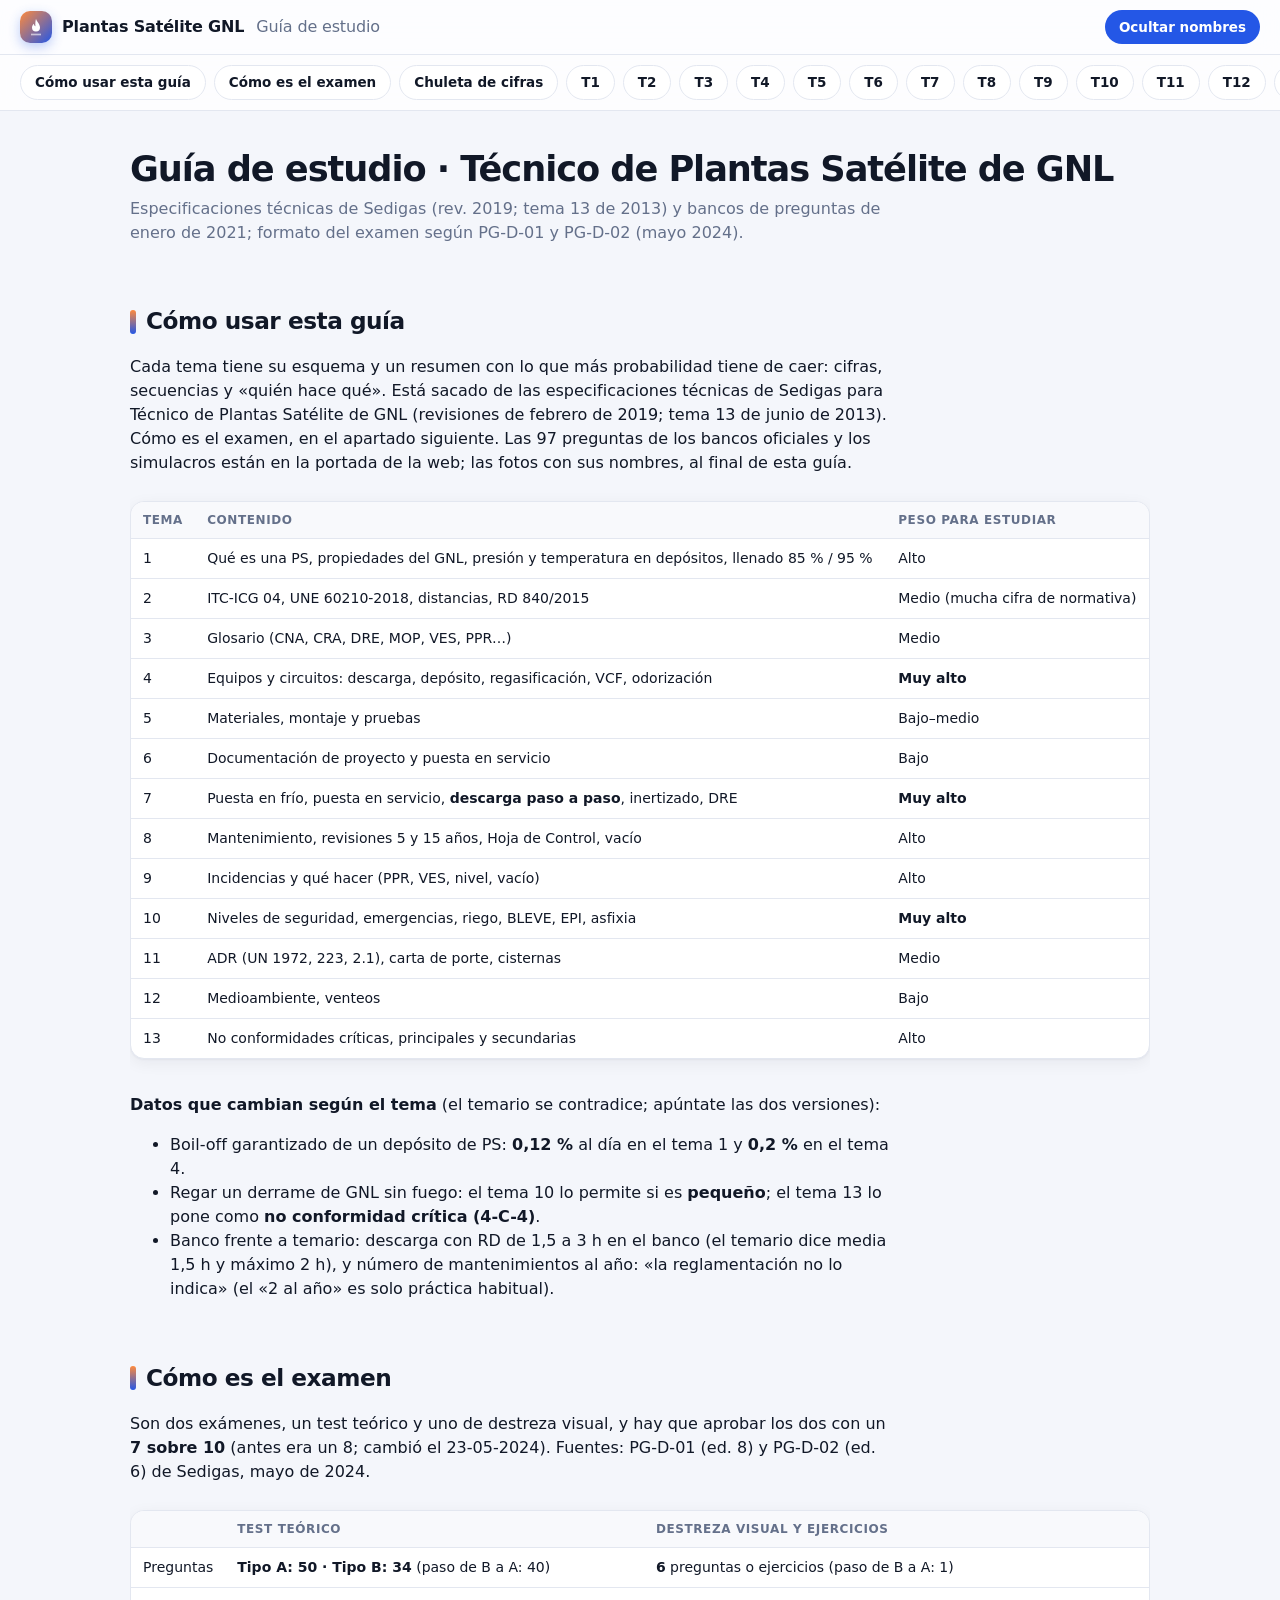
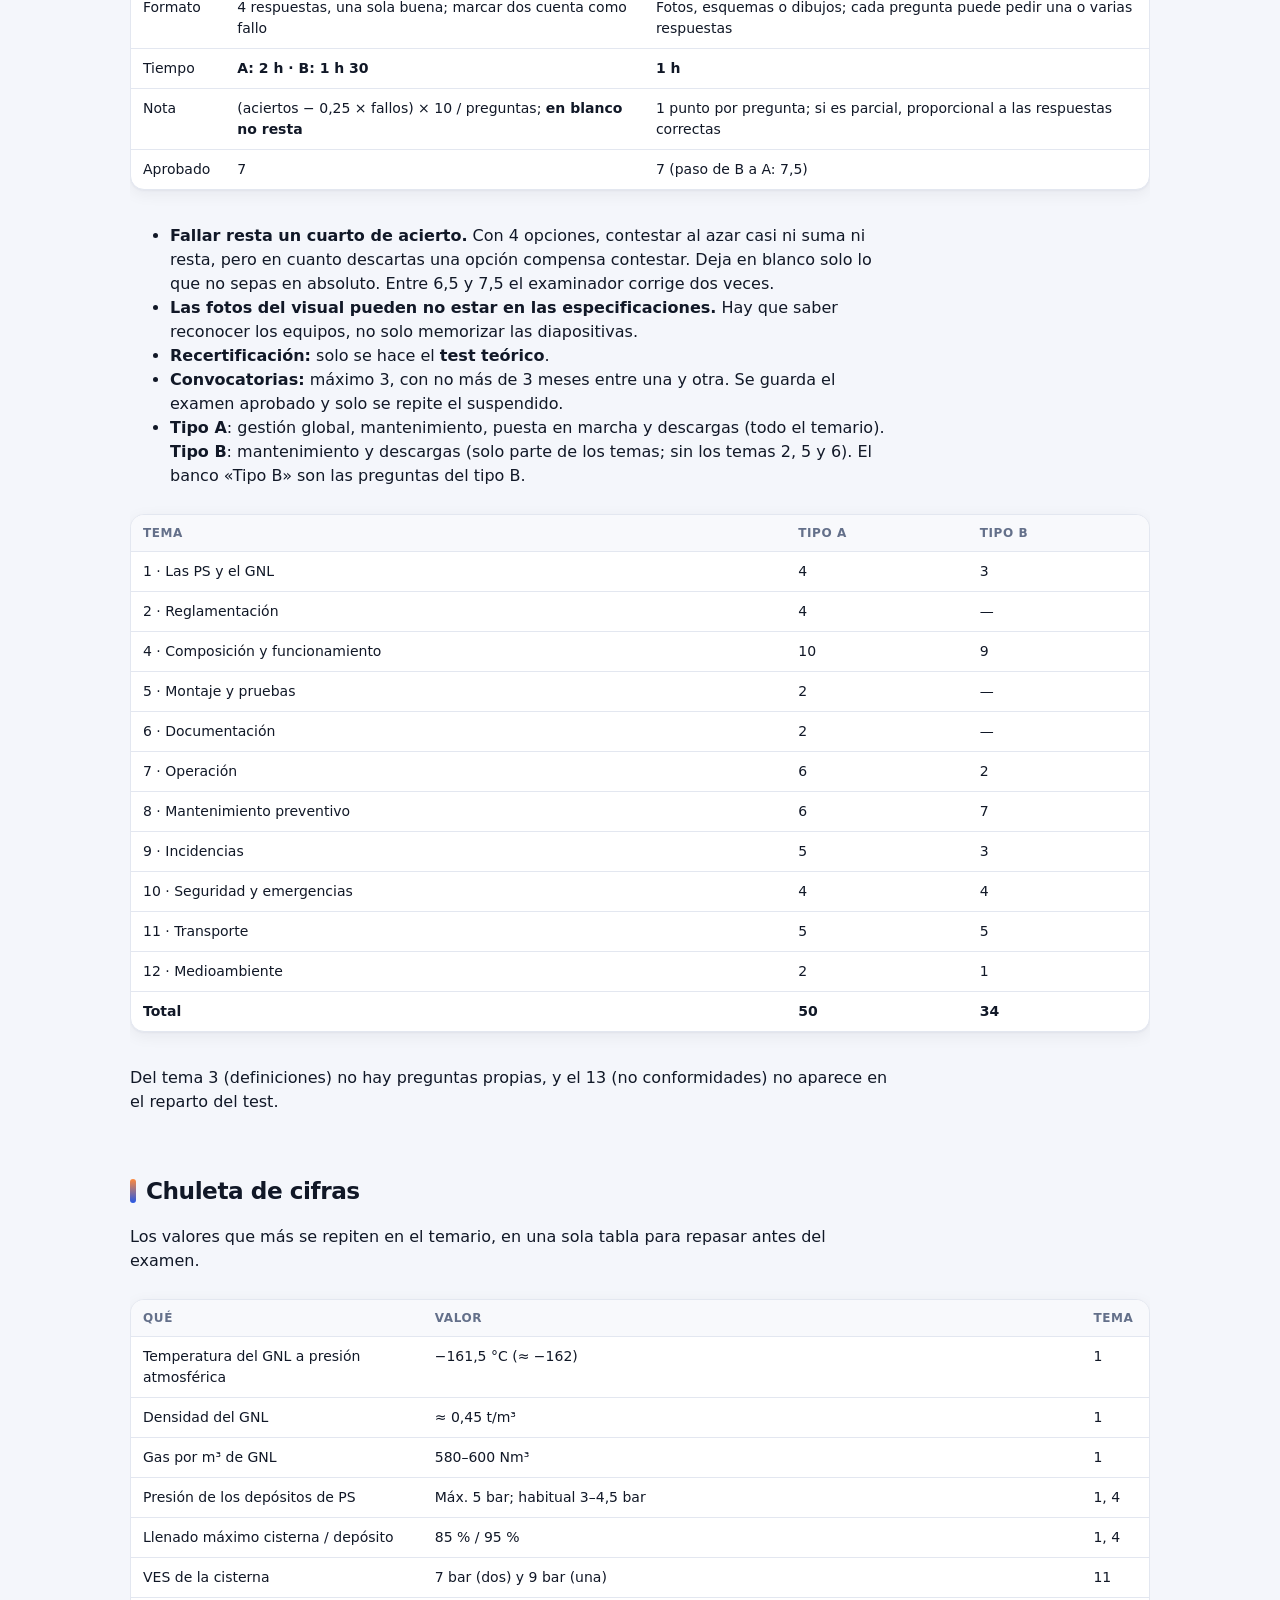
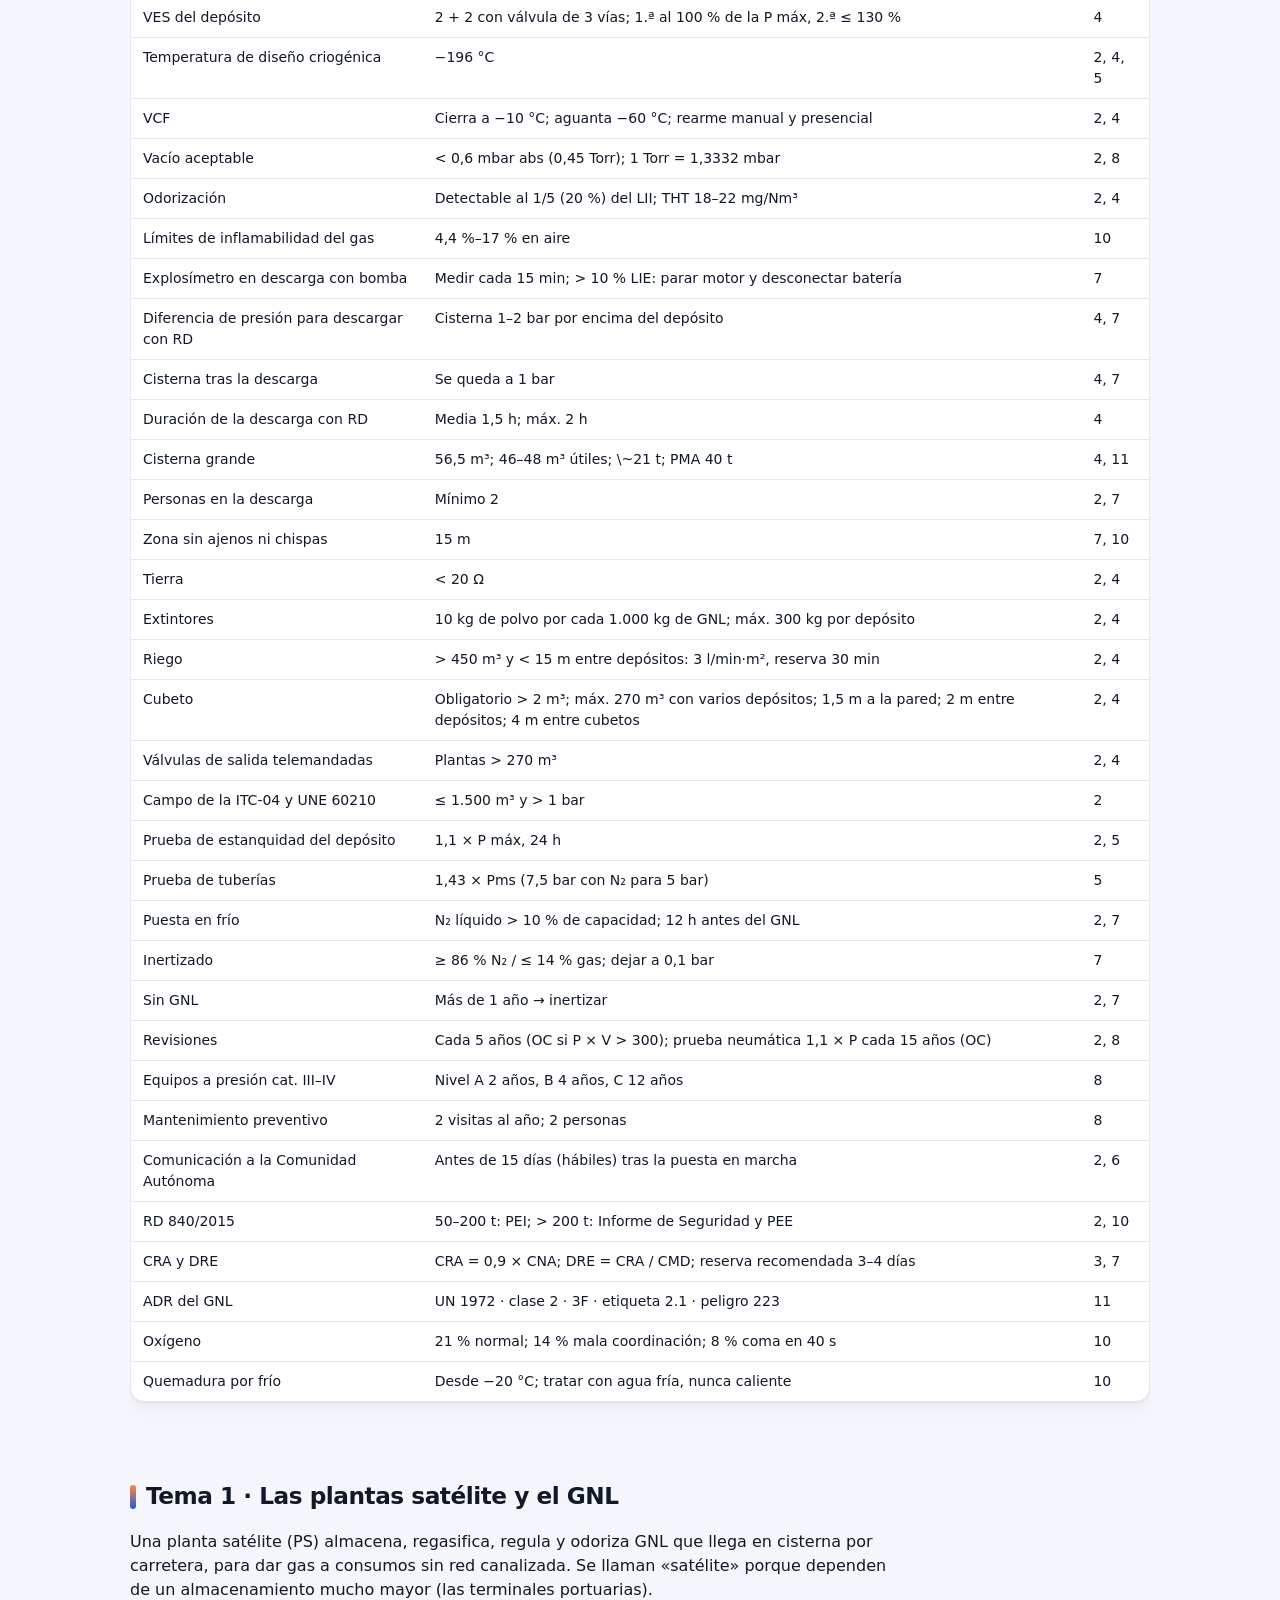
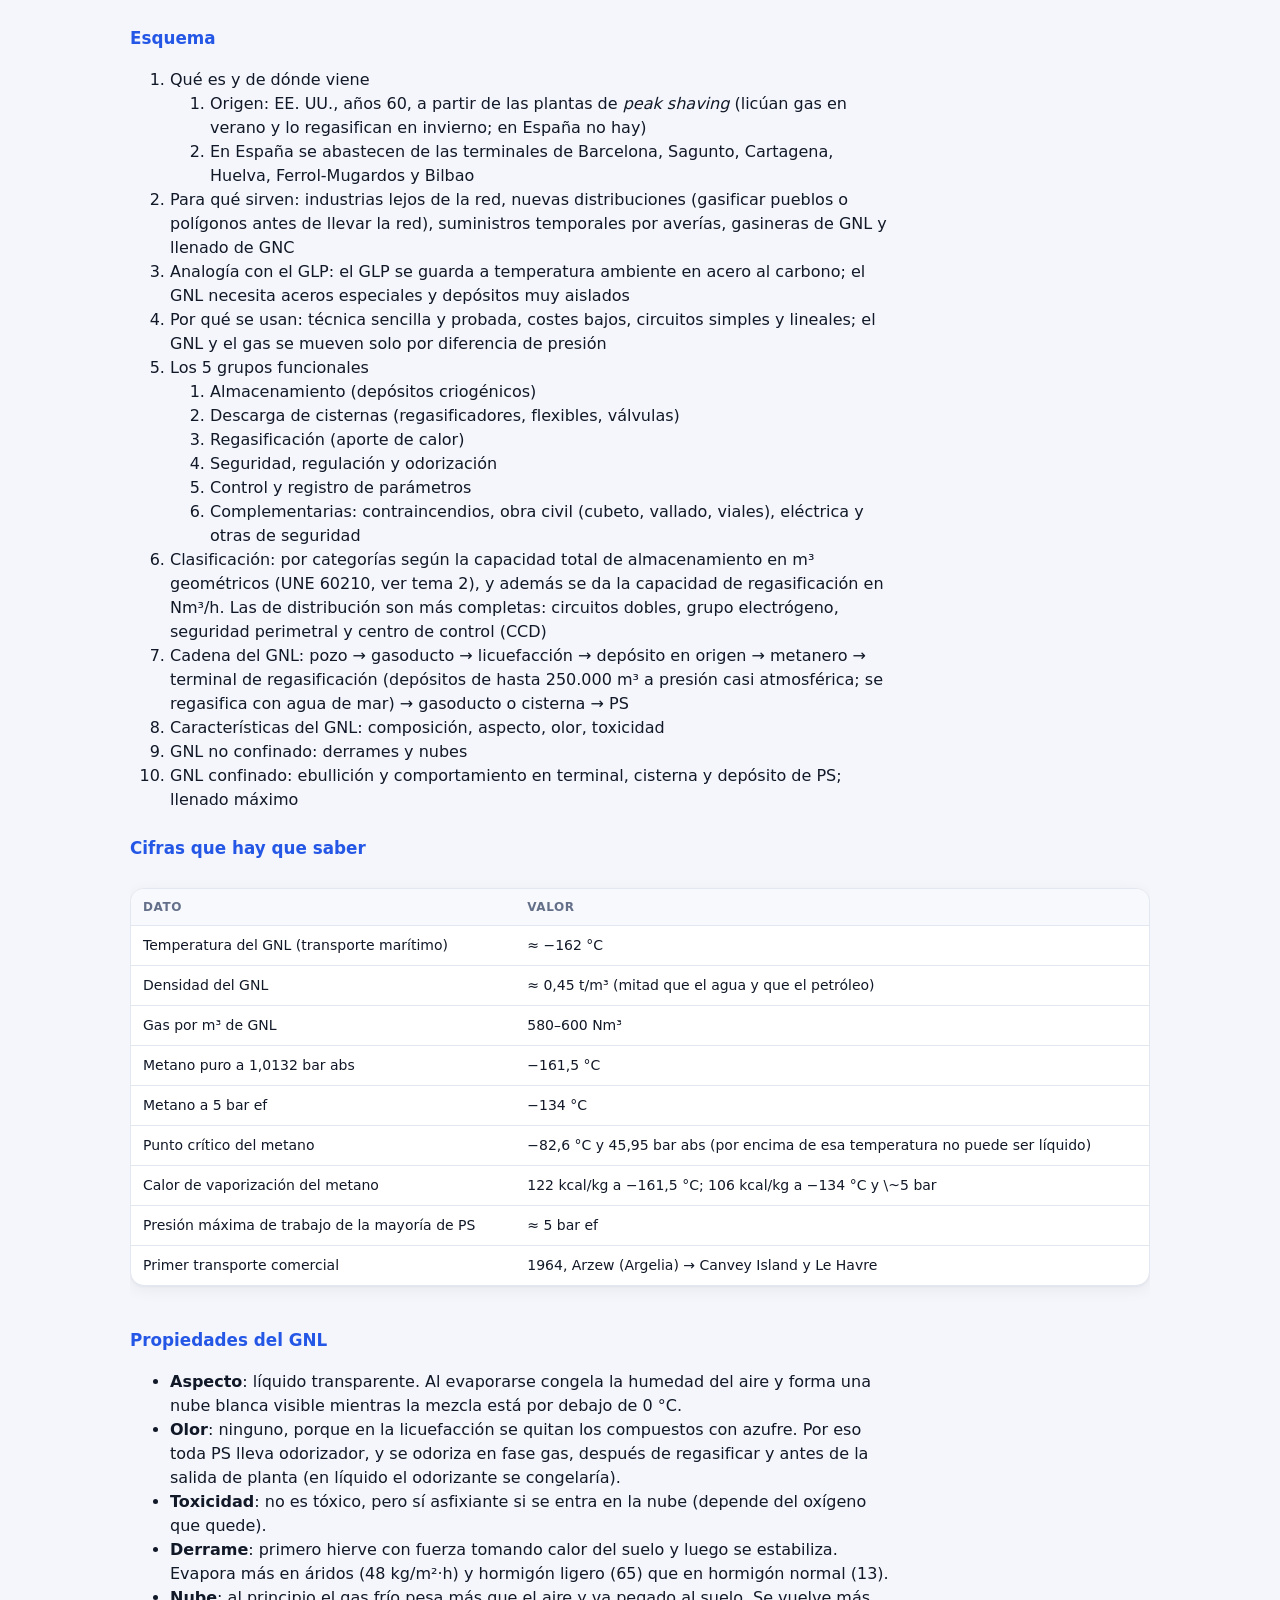
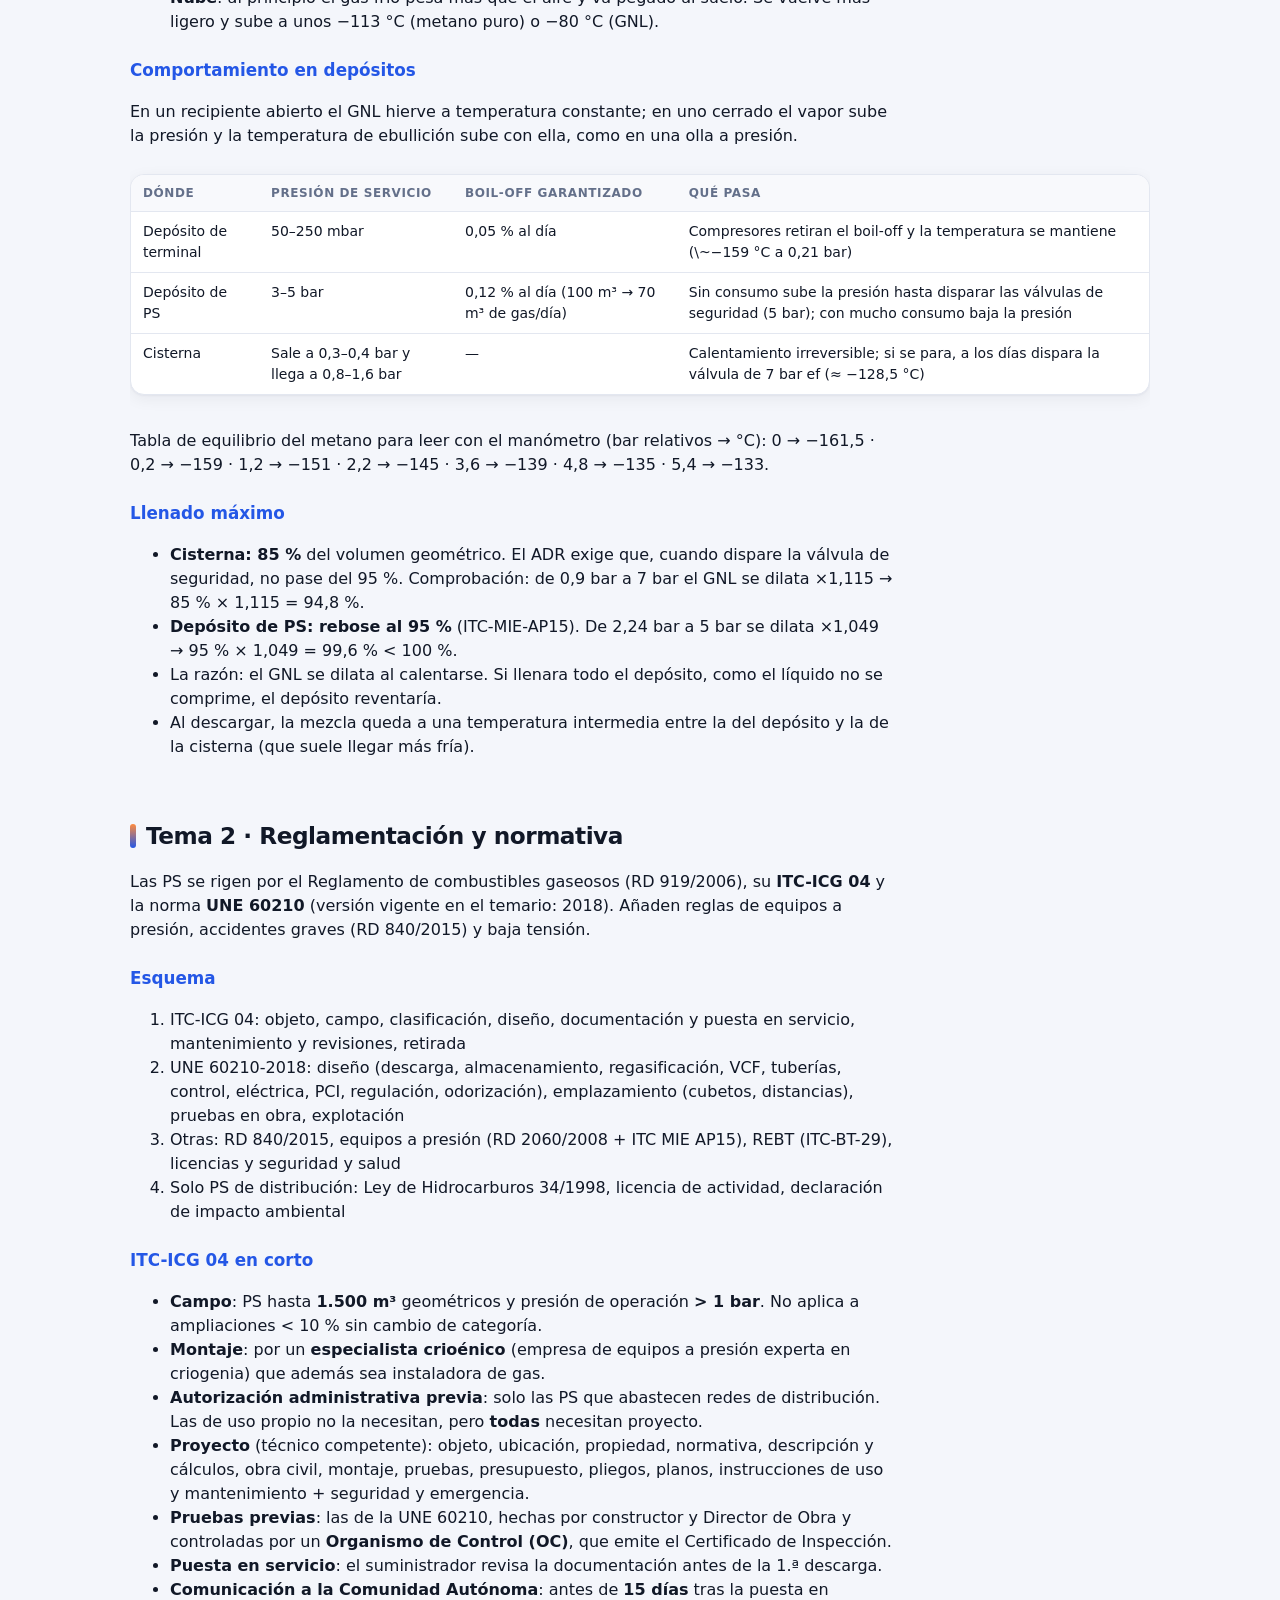
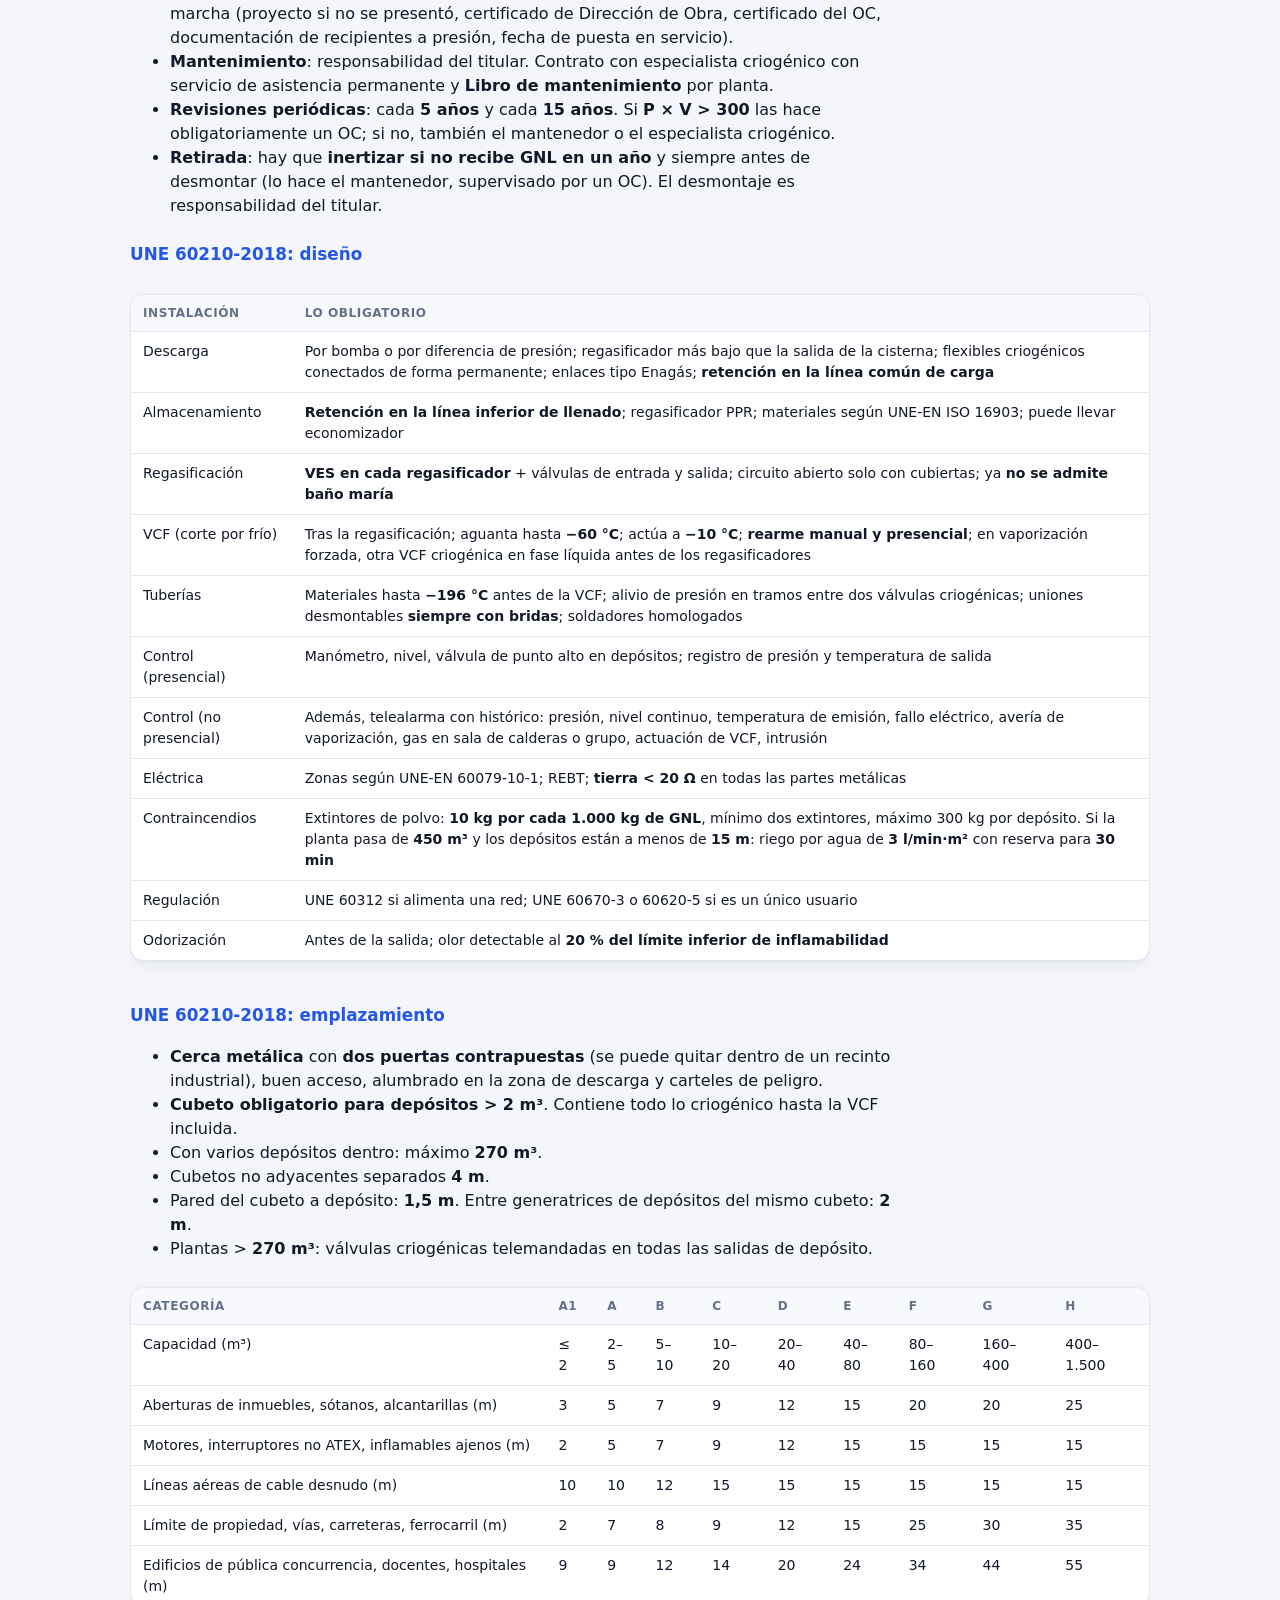
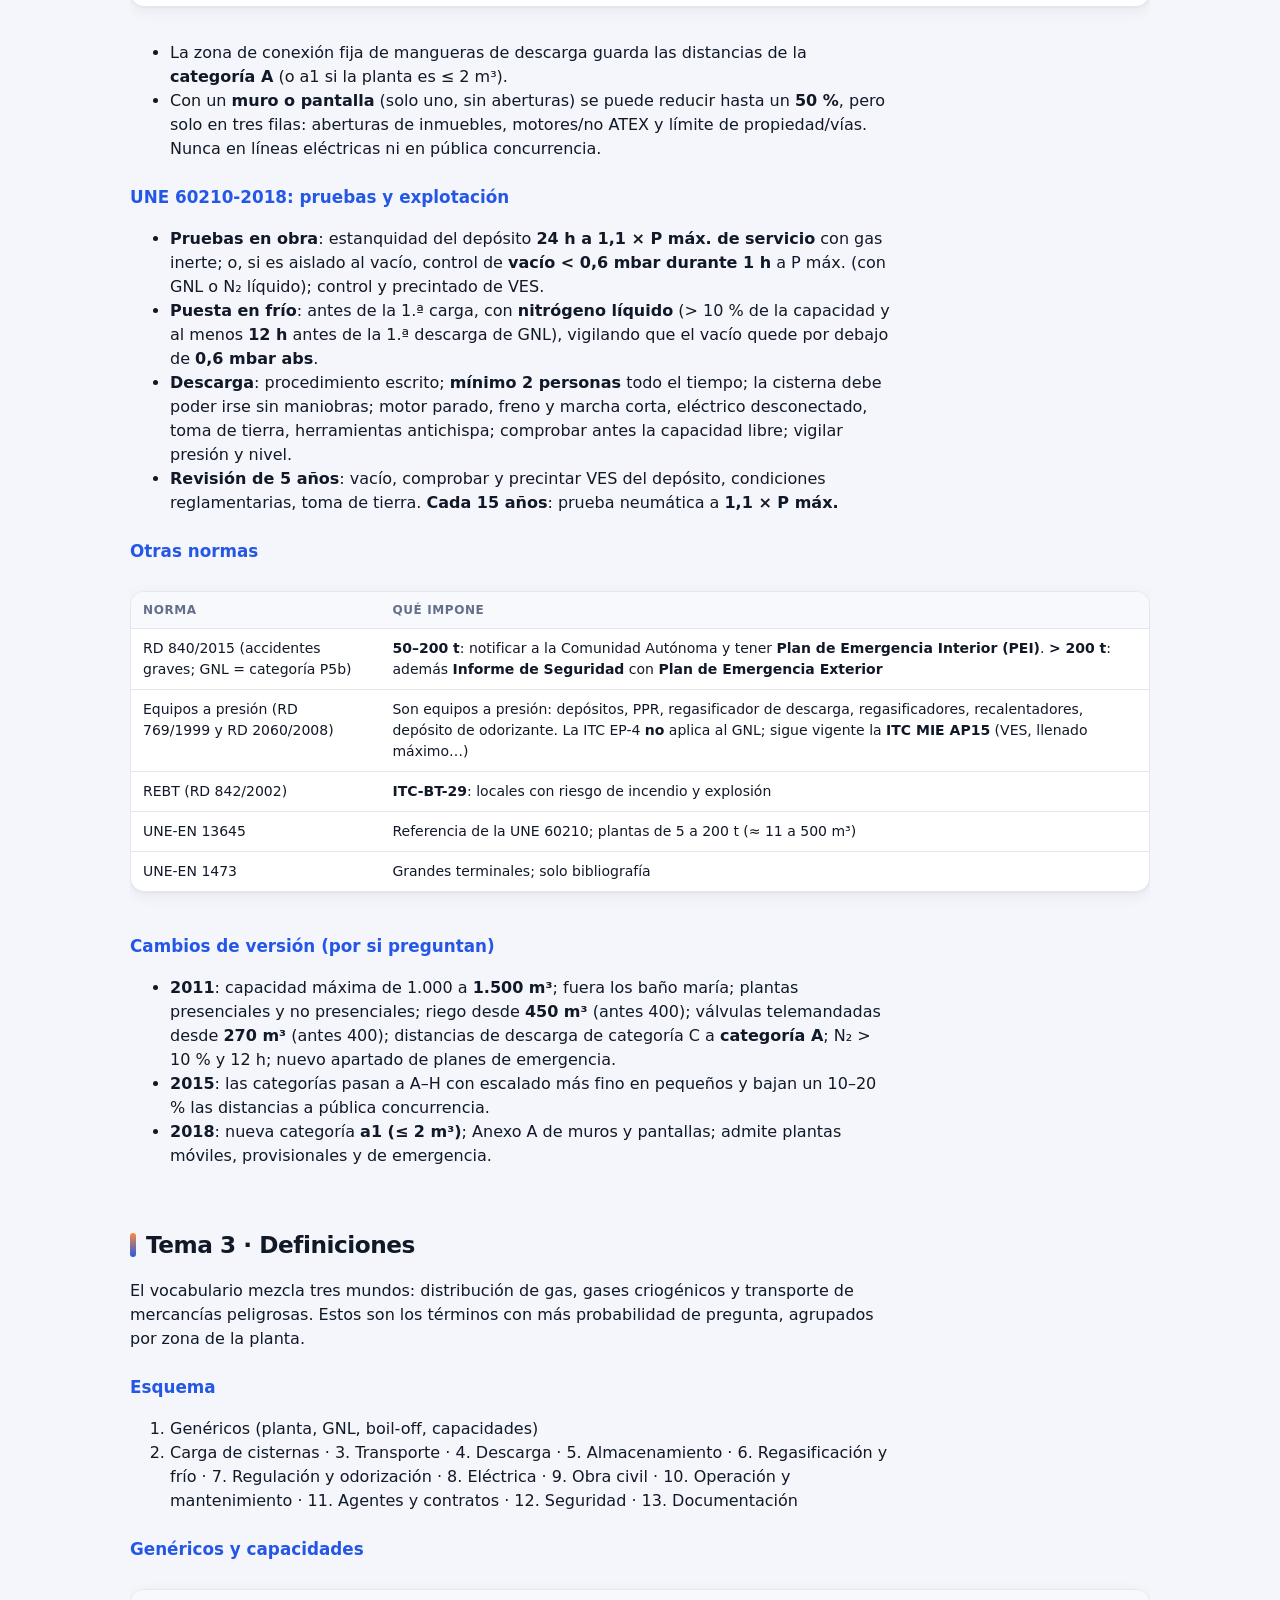
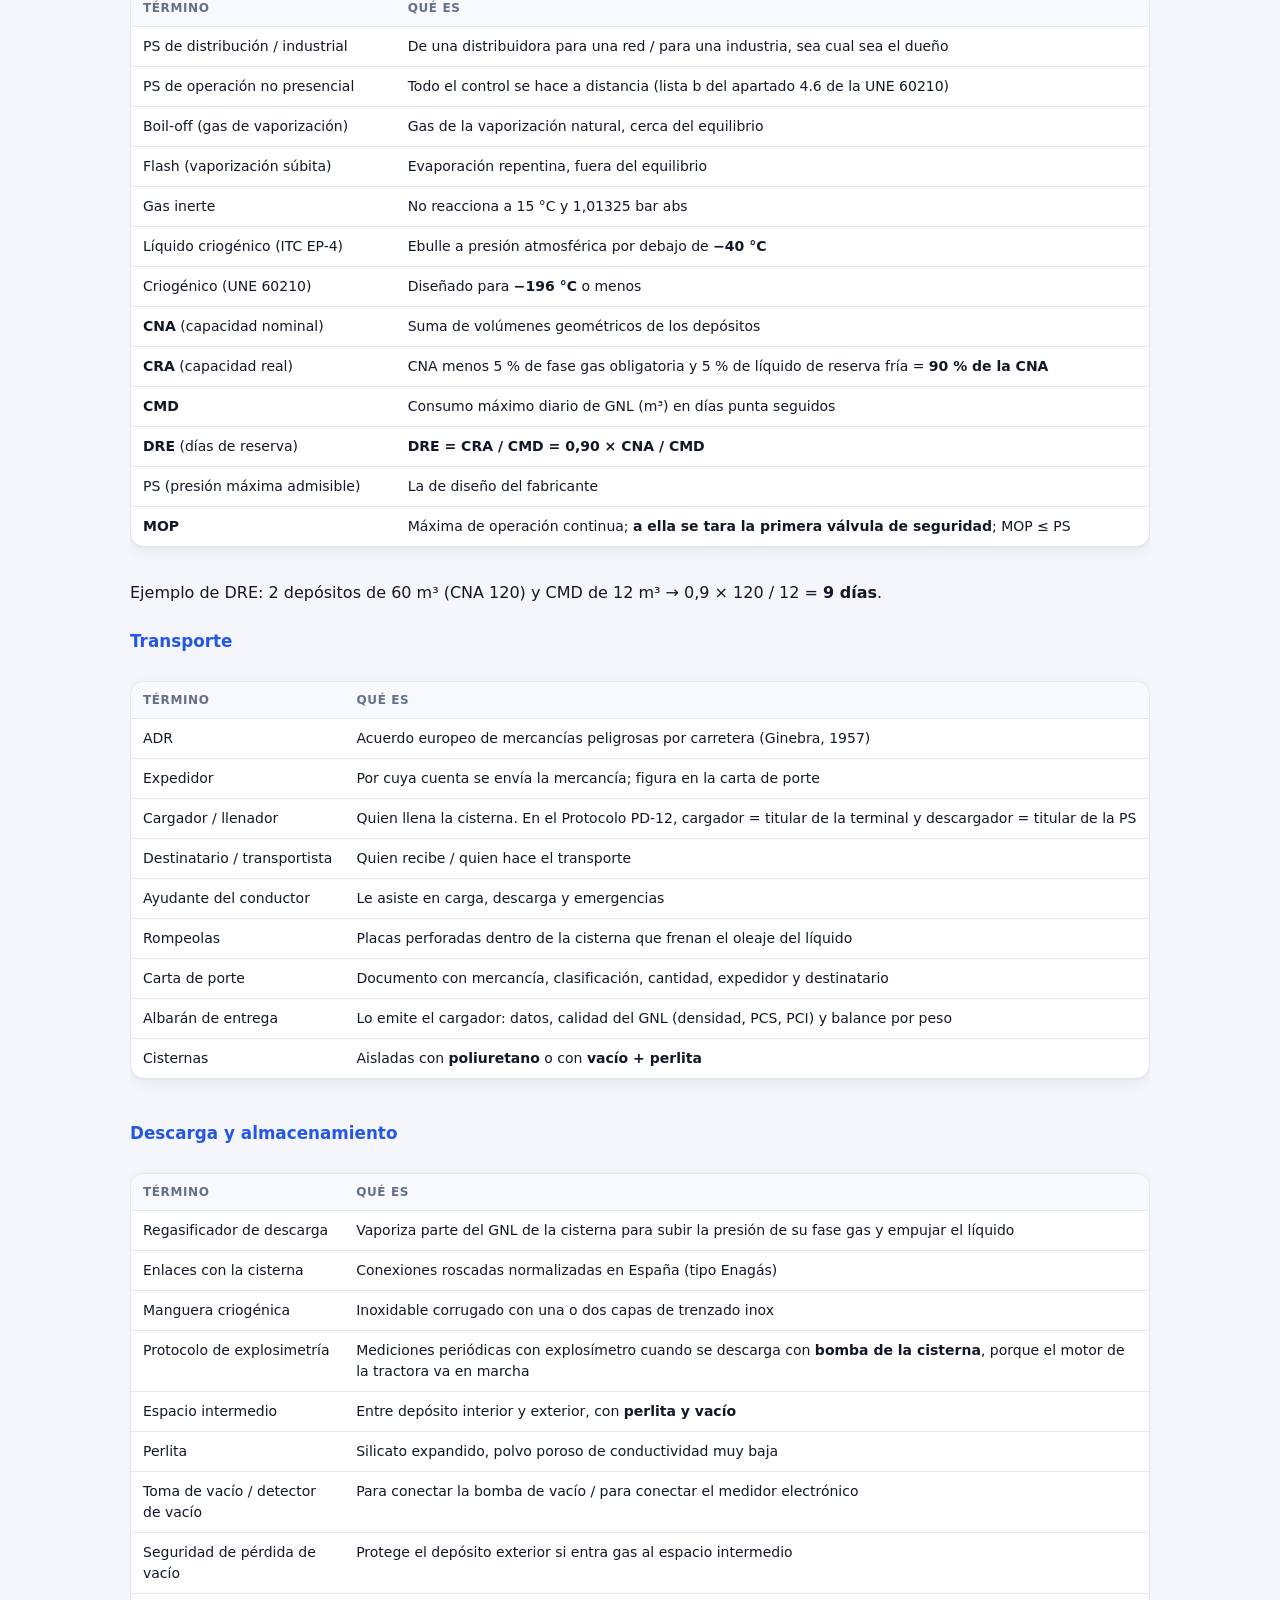
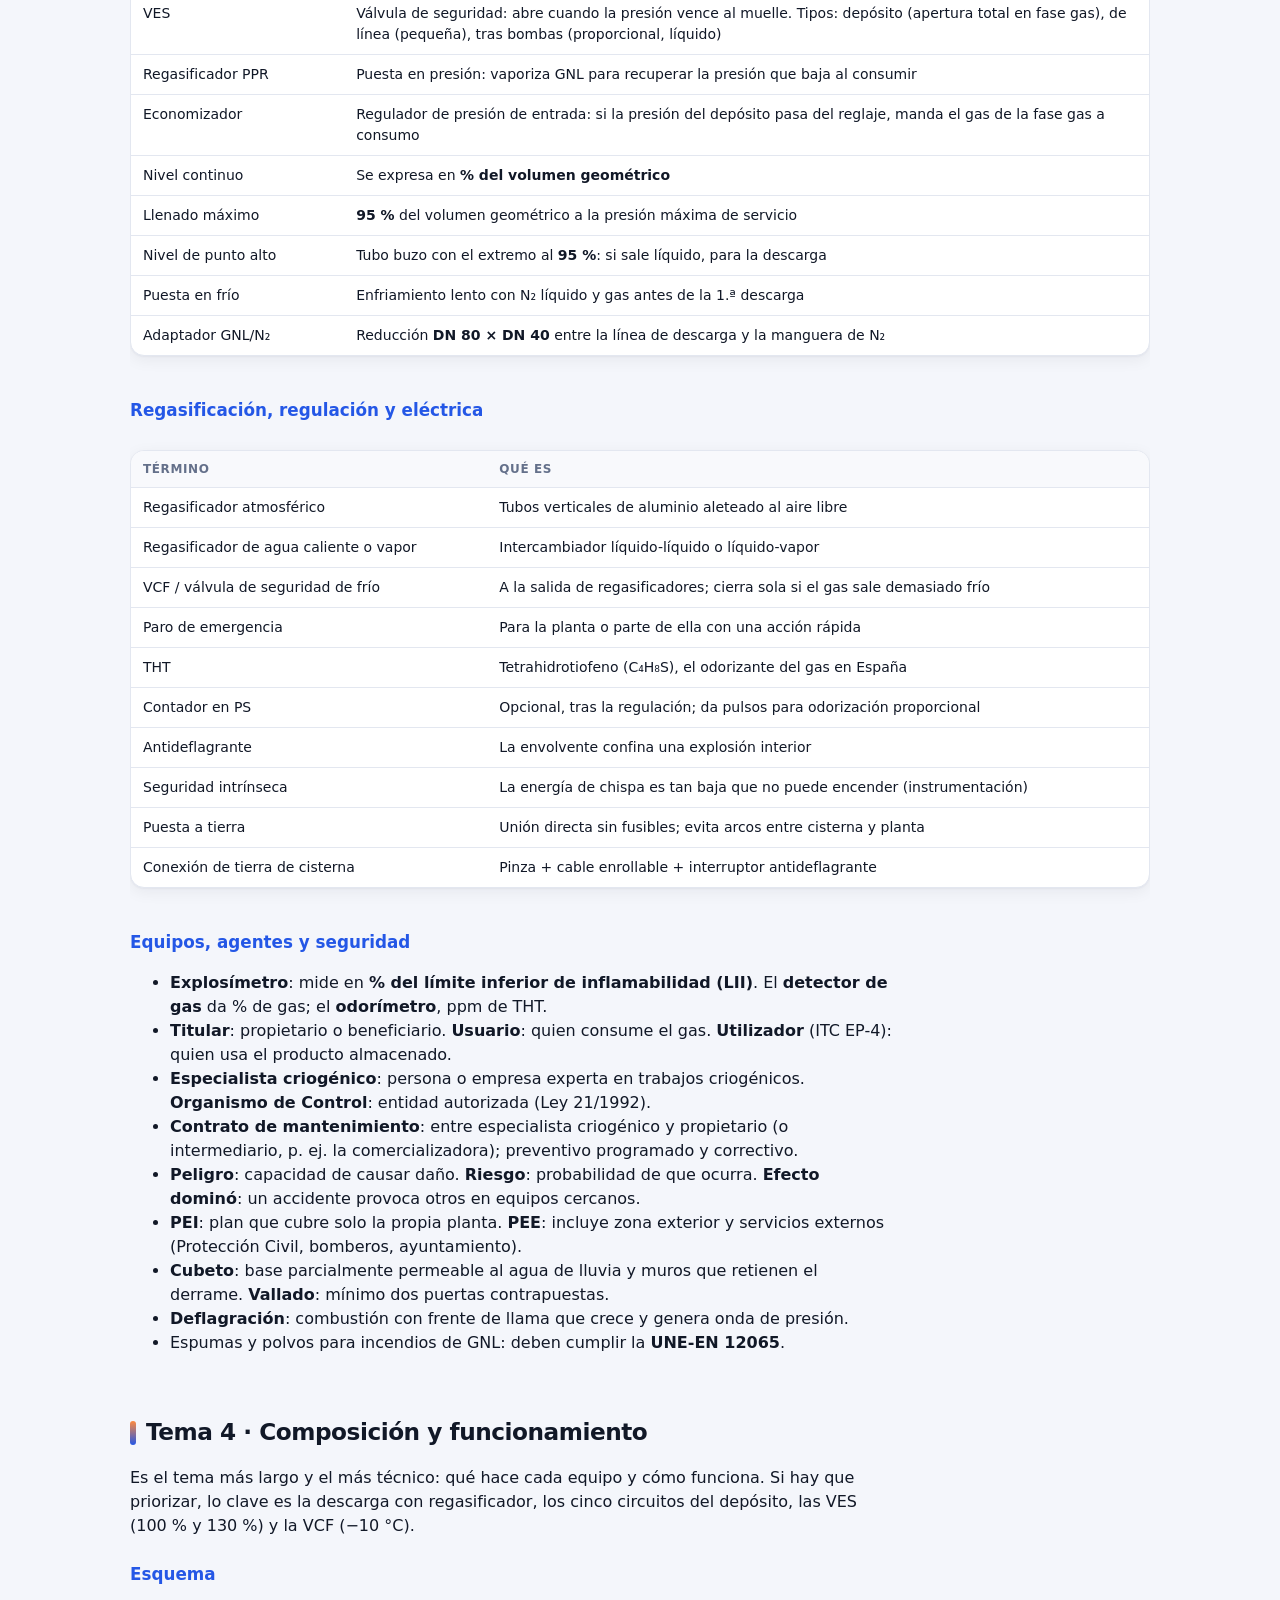
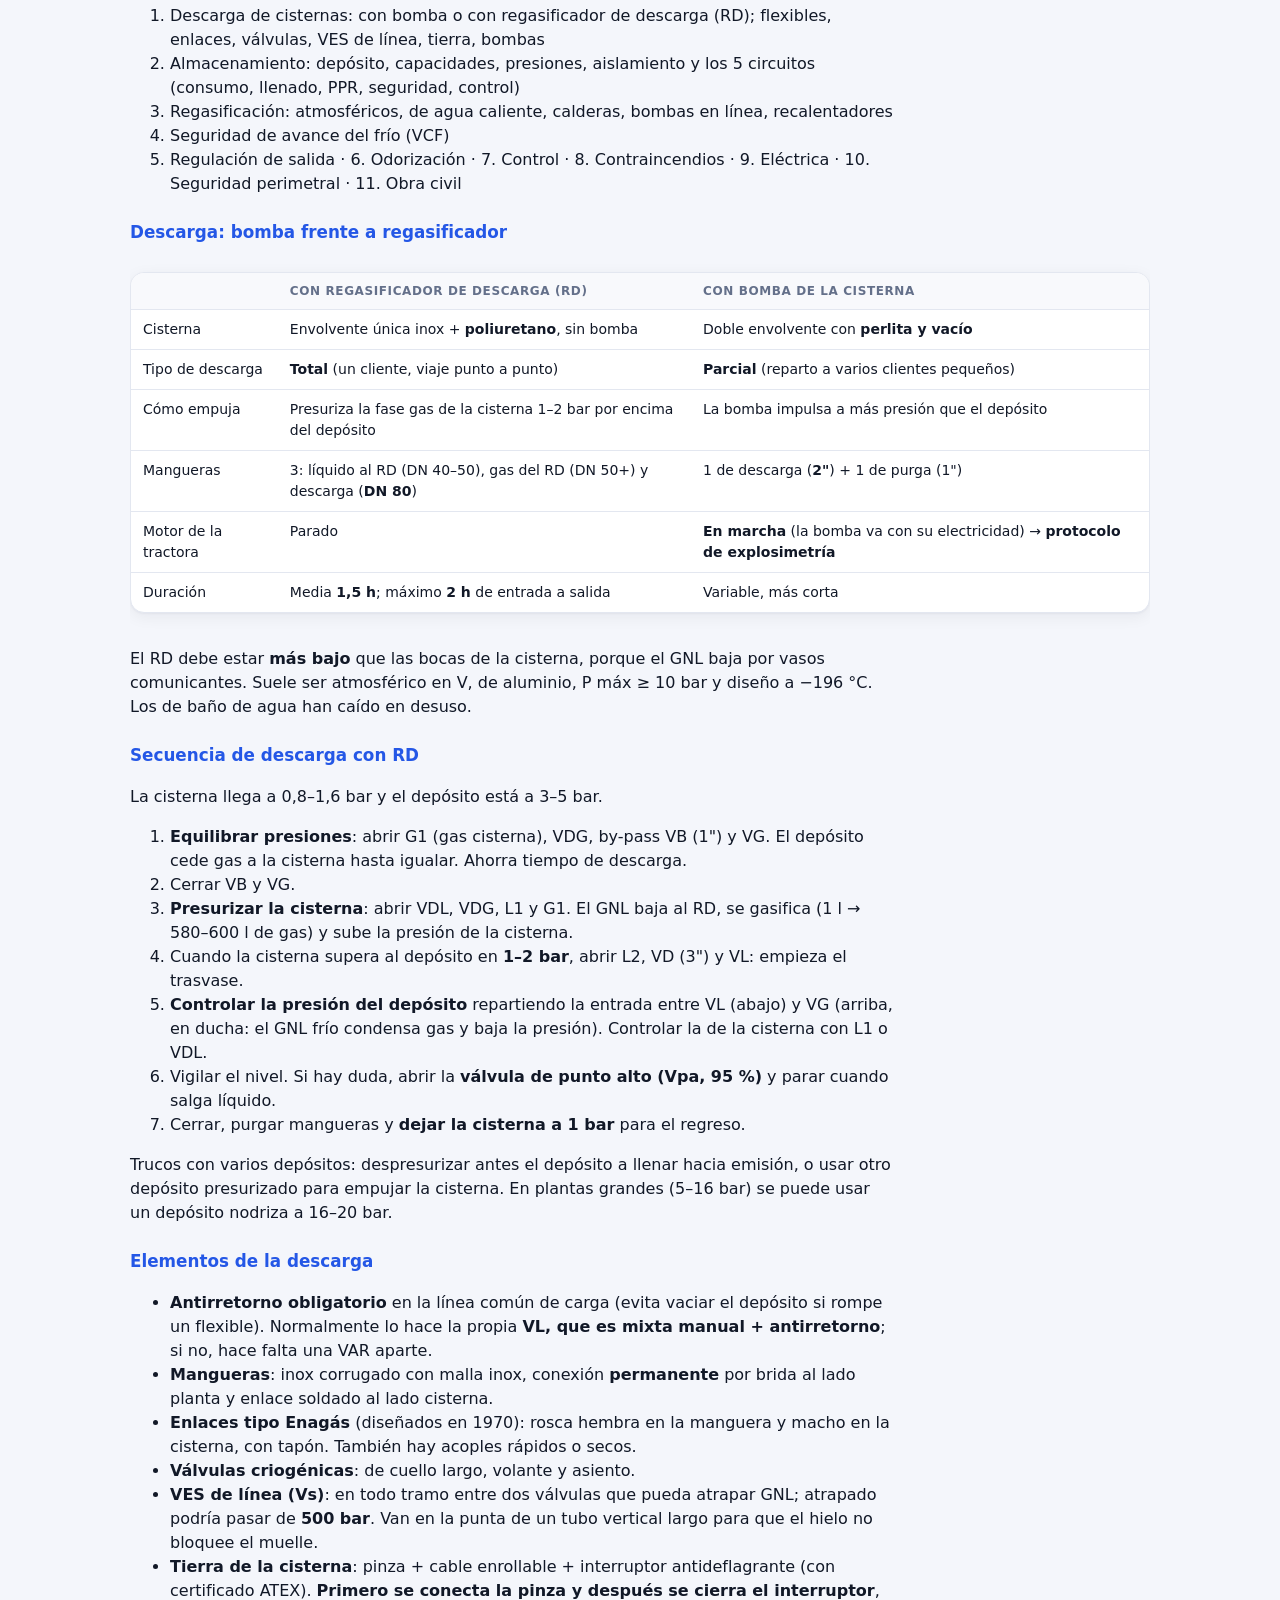
<file: gnl/guia/index.html>
<!DOCTYPE html>
<html lang="es"><head><meta charset="utf-8"><meta name="viewport" content="width=device-width,initial-scale=1">
<title>Guía de estudio · Plantas Satélite de GNL</title>
<link rel="stylesheet" href="../styles.css"><style>
nav{position:sticky;top:var(--hh,52px);z-index:4;background:var(--hdr);backdrop-filter:blur(14px);-webkit-backdrop-filter:blur(14px);border-bottom:1px solid var(--borde);padding:10px 20px;display:flex;gap:8px;overflow-x:auto;white-space:nowrap;scrollbar-width:none}
nav::-webkit-scrollbar{display:none}
nav a{color:var(--tinta);text-decoration:none;font-size:13.5px;font-weight:550;padding:6px 14px;border:1px solid var(--borde);border-radius:99px;background:var(--card);transition:all .12s}
nav a:hover{border-color:var(--azul);color:var(--azul)}
main{max-width:1060px}
main>h1{font-size:2.2rem;margin-top:.3em}
h2{font-size:1.45rem;text-transform:none;letter-spacing:-.02em;color:var(--tinta);font-weight:800;margin:2.4em 0 .7em;padding-top:4px;scroll-margin-top:120px;display:flex;align-items:center;gap:10px}
h2:before{content:"";width:6px;height:24px;border-radius:3px;background:linear-gradient(#ff8a3d,#2457e6);flex:none}
h3{font-size:1.05rem;color:var(--azul);margin-top:24px}
.by{color:var(--gris);margin-top:0}
main>p,main>ul,main>ol{max-width:75ch}
.tw,main>table{display:block;overflow-x:auto}
table{border-collapse:separate;border-spacing:0;width:100%;margin:10px 0 18px;font-size:14px;background:var(--card);border:1px solid var(--borde);border-radius:14px;overflow:hidden;box-shadow:var(--sombra)}
th,td{border-bottom:1px solid var(--borde);padding:9px 12px;vertical-align:top;text-align:left}
tr:last-child td{border-bottom:0}
th{background:var(--card2);font-size:12px;text-transform:uppercase;letter-spacing:.05em;color:var(--gris)}
td img{width:150px;max-width:40vw;height:auto;display:block;cursor:zoom-in;background:#fff;border:1px solid var(--borde)}
.cases{display:grid;grid-template-columns:repeat(auto-fill,minmax(300px,1fr));gap:14px;margin:12px 0}
.case{border:1px solid var(--borde);border-radius:18px;padding:14px;background:var(--card);box-shadow:var(--sombra);transition:transform .15s,box-shadow .15s}
.case:hover{transform:translateY(-2px);box-shadow:var(--sombra2)}
.case .t{margin:0 0 8px}
.case img{display:block;width:100%;height:240px;object-fit:contain;background:#fff;border:1px solid var(--borde);margin-bottom:10px;cursor:zoom-in}
.case p{margin:0;font-size:.95rem}
.case.hide-ans p:not(.t){filter:blur(6px);cursor:pointer;user-select:none}
p.pic img{max-width:100%;max-height:340px;cursor:zoom-in;background:#fff}
#zoom{position:fixed;inset:0;background:rgba(8,10,16,.88);backdrop-filter:blur(6px);display:none;align-items:center;justify-content:center;z-index:50;cursor:zoom-out}
#zoom img{max-width:96vw;max-height:94vh;background:#fff}
.toggle{background:var(--azul);color:#fff;border:0;border-radius:99px;padding:7px 14px;font-size:13.5px;font-weight:650;cursor:pointer;flex:none}
@media (prefers-color-scheme:dark){.toggle{color:#0c0f17}}
@media (max-width:600px){main>h1{font-size:1.6rem}h2{font-size:1.2rem}nav{padding:8px 14px}.toggle{font-size:12.5px;padding:6px 11px}.cases{grid-template-columns:1fr}.case img{height:220px}td img{width:110px}}
@media print{header,nav,.toggle{display:none}body{background:#fff}main{max-width:none;padding:0}h2{break-before:page}.case{break-inside:avoid;box-shadow:none}.case.hide-ans p{filter:none}}
</style>
<style>.vis td:nth-child(2n){transition:filter .15s}.vis.hide td:nth-child(2n){filter:blur(6px);cursor:pointer}main h1{margin-bottom:.2em}</style><link rel="manifest" href="../../manifest.json">
<meta name="theme-color" content="#ffffff">
<meta name="apple-mobile-web-app-capable" content="yes">
<meta name="mobile-web-app-capable" content="yes">
<meta name="apple-mobile-web-app-title" content="Sedigas">
<link rel="apple-touch-icon" href="../../icon-180.png">
<link rel="icon" type="image/png" href="../../favicon.png">
</head>
<body><header class="top"><a class="brand" href="../" style="text-decoration:none">Plantas Satélite GNL <span>Guía de estudio</span></a><button class="toggle" id="modo">Ocultar nombres</button></header>
<nav><a href="#como-usar-esta-guia">Cómo usar esta guía</a><a href="#como-es-el-examen">Cómo es el examen</a><a href="#chuleta-de-cifras">Chuleta de cifras</a><a href="#tema-1-las-plantas-satelite-y-el-gnl">T1</a><a href="#tema-2-reglamentacion-y-normativa">T2</a><a href="#tema-3-definiciones">T3</a><a href="#tema-4-composicion-y-funcionamiento">T4</a><a href="#tema-5-montaje-pruebas-y-puesta-en-servicio">T5</a><a href="#tema-6-documentacion">T6</a><a href="#tema-7-operacion">T7</a><a href="#tema-8-mantenimiento-preventivo-y-revisiones-periodicas">T8</a><a href="#tema-9-incidencias-y-actuaciones-correctivas">T9</a><a href="#tema-10-seguridad-y-emergencias">T10</a><a href="#tema-11-transporte-de-gnl">T11</a><a href="#tema-12-medioambiente">T12</a><a href="#tema-13-no-conformidades">T13</a><a href="#fotos-con-sus-nombres">Fotos con sus nombres</a></nav><main><h1>Guía de estudio · Técnico de Plantas Satélite de GNL</h1><p class="by">Especificaciones técnicas de Sedigas (rev. 2019; tema 13 de 2013) y bancos de preguntas de enero de 2021; formato del examen según PG-D-01 y PG-D-02 (mayo 2024).</p>
<h2 id="como-usar-esta-guia">Cómo usar esta guía</h2>
<p>Cada tema tiene su esquema y un resumen con lo que más probabilidad tiene de caer: cifras, secuencias y «quién hace qué». Está sacado de las especificaciones técnicas de Sedigas para Técnico de Plantas Satélite de GNL (revisiones de febrero de 2019; tema 13 de junio de 2013). Cómo es el examen, en el apartado siguiente. Las 97 preguntas de los bancos oficiales y los simulacros están en la portada de la web; las fotos con sus nombres, al final de esta guía.</p>
<table>
<thead>
<tr>
<th>Tema</th>
<th>Contenido</th>
<th>Peso para estudiar</th>
</tr>
</thead>
<tbody>
<tr>
<td>1</td>
<td>Qué es una PS, propiedades del GNL, presión y temperatura en depósitos, llenado 85 % / 95 %</td>
<td>Alto</td>
</tr>
<tr>
<td>2</td>
<td>ITC-ICG 04, UNE 60210-2018, distancias, RD 840/2015</td>
<td>Medio (mucha cifra de normativa)</td>
</tr>
<tr>
<td>3</td>
<td>Glosario (CNA, CRA, DRE, MOP, VES, PPR…)</td>
<td>Medio</td>
</tr>
<tr>
<td>4</td>
<td>Equipos y circuitos: descarga, depósito, regasificación, VCF, odorización</td>
<td><strong>Muy alto</strong></td>
</tr>
<tr>
<td>5</td>
<td>Materiales, montaje y pruebas</td>
<td>Bajo–medio</td>
</tr>
<tr>
<td>6</td>
<td>Documentación de proyecto y puesta en servicio</td>
<td>Bajo</td>
</tr>
<tr>
<td>7</td>
<td>Puesta en frío, puesta en servicio, <strong>descarga paso a paso</strong>, inertizado, DRE</td>
<td><strong>Muy alto</strong></td>
</tr>
<tr>
<td>8</td>
<td>Mantenimiento, revisiones 5 y 15 años, Hoja de Control, vacío</td>
<td>Alto</td>
</tr>
<tr>
<td>9</td>
<td>Incidencias y qué hacer (PPR, VES, nivel, vacío)</td>
<td>Alto</td>
</tr>
<tr>
<td>10</td>
<td>Niveles de seguridad, emergencias, riego, BLEVE, EPI, asfixia</td>
<td><strong>Muy alto</strong></td>
</tr>
<tr>
<td>11</td>
<td>ADR (UN 1972, 223, 2.1), carta de porte, cisternas</td>
<td>Medio</td>
</tr>
<tr>
<td>12</td>
<td>Medioambiente, venteos</td>
<td>Bajo</td>
</tr>
<tr>
<td>13</td>
<td>No conformidades críticas, principales y secundarias</td>
<td>Alto</td>
</tr>
</tbody>
</table>
<p><strong>Datos que cambian según el tema</strong> (el temario se contradice; apúntate las dos versiones):</p>
<ul>
<li>Boil-off garantizado de un depósito de PS: <strong>0,12 %</strong> al día en el tema 1 y <strong>0,2 %</strong> en el tema 4.</li>
<li>Regar un derrame de GNL sin fuego: el tema 10 lo permite si es <strong>pequeño</strong>; el tema 13 lo pone como <strong>no conformidad crítica (4-C-4)</strong>.</li>
<li>Banco frente a temario: descarga con RD de 1,5 a 3 h en el banco (el temario dice media 1,5 h y máximo 2 h), y número de mantenimientos al año: «la reglamentación no lo indica» (el «2 al año» es solo práctica habitual).</li>
</ul>
<h2 id="como-es-el-examen">Cómo es el examen</h2>
<p>Son dos exámenes, un test teórico y uno de destreza visual, y hay que aprobar los dos con un <strong>7 sobre 10</strong> (antes era un 8; cambió el 23-05-2024). Fuentes: PG-D-01 (ed. 8) y PG-D-02 (ed. 6) de Sedigas, mayo de 2024.</p>
<table>
<thead>
<tr>
<th></th>
<th>Test teórico</th>
<th>Destreza visual y ejercicios</th>
</tr>
</thead>
<tbody>
<tr>
<td>Preguntas</td>
<td><strong>Tipo A: 50 · Tipo B: 34</strong> (paso de B a A: 40)</td>
<td><strong>6</strong> preguntas o ejercicios (paso de B a A: 1)</td>
</tr>
<tr>
<td>Formato</td>
<td>4 respuestas, una sola buena; marcar dos cuenta como fallo</td>
<td>Fotos, esquemas o dibujos; cada pregunta puede pedir una o varias respuestas</td>
</tr>
<tr>
<td>Tiempo</td>
<td><strong>A: 2 h · B: 1 h 30</strong></td>
<td><strong>1 h</strong></td>
</tr>
<tr>
<td>Nota</td>
<td>(aciertos − 0,25 × fallos) × 10 / preguntas; <strong>en blanco no resta</strong></td>
<td>1 punto por pregunta; si es parcial, proporcional a las respuestas correctas</td>
</tr>
<tr>
<td>Aprobado</td>
<td>7</td>
<td>7 (paso de B a A: 7,5)</td>
</tr>
</tbody>
</table>
<ul>
<li><strong>Fallar resta un cuarto de acierto.</strong> Con 4 opciones, contestar al azar casi ni suma ni resta, pero en cuanto descartas una opción compensa contestar. Deja en blanco solo lo que no sepas en absoluto. Entre 6,5 y 7,5 el examinador corrige dos veces.</li>
<li><strong>Las fotos del visual pueden no estar en las especificaciones.</strong> Hay que saber reconocer los equipos, no solo memorizar las diapositivas.</li>
<li><strong>Recertificación:</strong> solo se hace el <strong>test teórico</strong>.</li>
<li><strong>Convocatorias:</strong> máximo 3, con no más de 3 meses entre una y otra. Se guarda el examen aprobado y solo se repite el suspendido.</li>
<li><strong>Tipo A</strong>: gestión global, mantenimiento, puesta en marcha y descargas (todo el temario). <strong>Tipo B</strong>: mantenimiento y descargas (solo parte de los temas; sin los temas 2, 5 y 6). El banco «Tipo B» son las preguntas del tipo B.</li>
</ul>
<table>
<thead>
<tr>
<th>Tema</th>
<th>Tipo A</th>
<th>Tipo B</th>
</tr>
</thead>
<tbody>
<tr>
<td>1 · Las PS y el GNL</td>
<td>4</td>
<td>3</td>
</tr>
<tr>
<td>2 · Reglamentación</td>
<td>4</td>
<td>—</td>
</tr>
<tr>
<td>4 · Composición y funcionamiento</td>
<td>10</td>
<td>9</td>
</tr>
<tr>
<td>5 · Montaje y pruebas</td>
<td>2</td>
<td>—</td>
</tr>
<tr>
<td>6 · Documentación</td>
<td>2</td>
<td>—</td>
</tr>
<tr>
<td>7 · Operación</td>
<td>6</td>
<td>2</td>
</tr>
<tr>
<td>8 · Mantenimiento preventivo</td>
<td>6</td>
<td>7</td>
</tr>
<tr>
<td>9 · Incidencias</td>
<td>5</td>
<td>3</td>
</tr>
<tr>
<td>10 · Seguridad y emergencias</td>
<td>4</td>
<td>4</td>
</tr>
<tr>
<td>11 · Transporte</td>
<td>5</td>
<td>5</td>
</tr>
<tr>
<td>12 · Medioambiente</td>
<td>2</td>
<td>1</td>
</tr>
<tr>
<td><strong>Total</strong></td>
<td><strong>50</strong></td>
<td><strong>34</strong></td>
</tr>
</tbody>
</table>
<p>Del tema 3 (definiciones) no hay preguntas propias, y el 13 (no conformidades) no aparece en el reparto del test.</p>
<h2 id="chuleta-de-cifras">Chuleta de cifras</h2>
<p>Los valores que más se repiten en el temario, en una sola tabla para repasar antes del examen.</p>
<table>
<thead>
<tr>
<th>Qué</th>
<th>Valor</th>
<th>Tema</th>
</tr>
</thead>
<tbody>
<tr>
<td>Temperatura del GNL a presión atmosférica</td>
<td>−161,5 °C (≈ −162)</td>
<td>1</td>
</tr>
<tr>
<td>Densidad del GNL</td>
<td>≈ 0,45 t/m³</td>
<td>1</td>
</tr>
<tr>
<td>Gas por m³ de GNL</td>
<td>580–600 Nm³</td>
<td>1</td>
</tr>
<tr>
<td>Presión de los depósitos de PS</td>
<td>Máx. 5 bar; habitual 3–4,5 bar</td>
<td>1, 4</td>
</tr>
<tr>
<td>Llenado máximo cisterna / depósito</td>
<td>85 % / 95 %</td>
<td>1, 4</td>
</tr>
<tr>
<td>VES de la cisterna</td>
<td>7 bar (dos) y 9 bar (una)</td>
<td>11</td>
</tr>
<tr>
<td>VES del depósito</td>
<td>2 + 2 con válvula de 3 vías; 1.ª al 100 % de la P máx, 2.ª ≤ 130 %</td>
<td>4</td>
</tr>
<tr>
<td>Temperatura de diseño criogénica</td>
<td>−196 °C</td>
<td>2, 4, 5</td>
</tr>
<tr>
<td>VCF</td>
<td>Cierra a −10 °C; aguanta −60 °C; rearme manual y presencial</td>
<td>2, 4</td>
</tr>
<tr>
<td>Vacío aceptable</td>
<td>&lt; 0,6 mbar abs (0,45 Torr); 1 Torr = 1,3332 mbar</td>
<td>2, 8</td>
</tr>
<tr>
<td>Odorización</td>
<td>Detectable al 1/5 (20 %) del LII; THT 18–22 mg/Nm³</td>
<td>2, 4</td>
</tr>
<tr>
<td>Límites de inflamabilidad del gas</td>
<td>4,4 %–17 % en aire</td>
<td>10</td>
</tr>
<tr>
<td>Explosímetro en descarga con bomba</td>
<td>Medir cada 15 min; &gt; 10 % LIE: parar motor y desconectar batería</td>
<td>7</td>
</tr>
<tr>
<td>Diferencia de presión para descargar con RD</td>
<td>Cisterna 1–2 bar por encima del depósito</td>
<td>4, 7</td>
</tr>
<tr>
<td>Cisterna tras la descarga</td>
<td>Se queda a 1 bar</td>
<td>4, 7</td>
</tr>
<tr>
<td>Duración de la descarga con RD</td>
<td>Media 1,5 h; máx. 2 h</td>
<td>4</td>
</tr>
<tr>
<td>Cisterna grande</td>
<td>56,5 m³; 46–48 m³ útiles; \~21 t; PMA 40 t</td>
<td>4, 11</td>
</tr>
<tr>
<td>Personas en la descarga</td>
<td>Mínimo 2</td>
<td>2, 7</td>
</tr>
<tr>
<td>Zona sin ajenos ni chispas</td>
<td>15 m</td>
<td>7, 10</td>
</tr>
<tr>
<td>Tierra</td>
<td>&lt; 20 Ω</td>
<td>2, 4</td>
</tr>
<tr>
<td>Extintores</td>
<td>10 kg de polvo por cada 1.000 kg de GNL; máx. 300 kg por depósito</td>
<td>2, 4</td>
</tr>
<tr>
<td>Riego</td>
<td>&gt; 450 m³ y &lt; 15 m entre depósitos: 3 l/min·m², reserva 30 min</td>
<td>2, 4</td>
</tr>
<tr>
<td>Cubeto</td>
<td>Obligatorio &gt; 2 m³; máx. 270 m³ con varios depósitos; 1,5 m a la pared; 2 m entre depósitos; 4 m entre cubetos</td>
<td>2, 4</td>
</tr>
<tr>
<td>Válvulas de salida telemandadas</td>
<td>Plantas &gt; 270 m³</td>
<td>2, 4</td>
</tr>
<tr>
<td>Campo de la ITC-04 y UNE 60210</td>
<td>≤ 1.500 m³ y &gt; 1 bar</td>
<td>2</td>
</tr>
<tr>
<td>Prueba de estanquidad del depósito</td>
<td>1,1 × P máx, 24 h</td>
<td>2, 5</td>
</tr>
<tr>
<td>Prueba de tuberías</td>
<td>1,43 × Pms (7,5 bar con N₂ para 5 bar)</td>
<td>5</td>
</tr>
<tr>
<td>Puesta en frío</td>
<td>N₂ líquido &gt; 10 % de capacidad; 12 h antes del GNL</td>
<td>2, 7</td>
</tr>
<tr>
<td>Inertizado</td>
<td>≥ 86 % N₂ / ≤ 14 % gas; dejar a 0,1 bar</td>
<td>7</td>
</tr>
<tr>
<td>Sin GNL</td>
<td>Más de 1 año → inertizar</td>
<td>2, 7</td>
</tr>
<tr>
<td>Revisiones</td>
<td>Cada 5 años (OC si P × V &gt; 300); prueba neumática 1,1 × P cada 15 años (OC)</td>
<td>2, 8</td>
</tr>
<tr>
<td>Equipos a presión cat. III–IV</td>
<td>Nivel A 2 años, B 4 años, C 12 años</td>
<td>8</td>
</tr>
<tr>
<td>Mantenimiento preventivo</td>
<td>2 visitas al año; 2 personas</td>
<td>8</td>
</tr>
<tr>
<td>Comunicación a la Comunidad Autónoma</td>
<td>Antes de 15 días (hábiles) tras la puesta en marcha</td>
<td>2, 6</td>
</tr>
<tr>
<td>RD 840/2015</td>
<td>50–200 t: PEI; &gt; 200 t: Informe de Seguridad y PEE</td>
<td>2, 10</td>
</tr>
<tr>
<td>CRA y DRE</td>
<td>CRA = 0,9 × CNA; DRE = CRA / CMD; reserva recomendada 3–4 días</td>
<td>3, 7</td>
</tr>
<tr>
<td>ADR del GNL</td>
<td>UN 1972 · clase 2 · 3F · etiqueta 2.1 · peligro 223</td>
<td>11</td>
</tr>
<tr>
<td>Oxígeno</td>
<td>21 % normal; 14 % mala coordinación; 8 % coma en 40 s</td>
<td>10</td>
</tr>
<tr>
<td>Quemadura por frío</td>
<td>Desde −20 °C; tratar con agua fría, nunca caliente</td>
<td>10</td>
</tr>
</tbody>
</table>
<h2 id="tema-1-las-plantas-satelite-y-el-gnl">Tema 1 · Las plantas satélite y el GNL</h2>
<p>Una planta satélite (PS) almacena, regasifica, regula y odoriza GNL que llega en cisterna por carretera, para dar gas a consumos sin red canalizada. Se llaman «satélite» porque dependen de un almacenamiento mucho mayor (las terminales portuarias).</p>
<h3 id="esquema">Esquema</h3>
<ol>
<li>Qué es y de dónde viene<ol>
<li>Origen: EE. UU., años 60, a partir de las plantas de <em>peak shaving</em> (licúan gas en verano y lo regasifican en invierno; en España no hay)</li>
<li>En España se abastecen de las terminales de Barcelona, Sagunto, Cartagena, Huelva, Ferrol-Mugardos y Bilbao</li>
</ol>
</li>
<li>Para qué sirven: industrias lejos de la red, nuevas distribuciones (gasificar pueblos o polígonos antes de llevar la red), suministros temporales por averías, gasineras de GNL y llenado de GNC</li>
<li>Analogía con el GLP: el GLP se guarda a temperatura ambiente en acero al carbono; el GNL necesita aceros especiales y depósitos muy aislados</li>
<li>Por qué se usan: técnica sencilla y probada, costes bajos, circuitos simples y lineales; el GNL y el gas se mueven solo por diferencia de presión</li>
<li>Los 5 grupos funcionales<ol>
<li>Almacenamiento (depósitos criogénicos)</li>
<li>Descarga de cisternas (regasificadores, flexibles, válvulas)</li>
<li>Regasificación (aporte de calor)</li>
<li>Seguridad, regulación y odorización</li>
<li>Control y registro de parámetros</li>
<li>Complementarias: contraincendios, obra civil (cubeto, vallado, viales), eléctrica y otras de seguridad</li>
</ol>
</li>
<li>Clasificación: por categorías según la capacidad total de almacenamiento en m³ geométricos (UNE 60210, ver tema 2), y además se da la capacidad de regasificación en Nm³/h. Las de distribución son más completas: circuitos dobles, grupo electrógeno, seguridad perimetral y centro de control (CCD)</li>
<li>Cadena del GNL: pozo → gasoducto → licuefacción → depósito en origen → metanero → terminal de regasificación (depósitos de hasta 250.000 m³ a presión casi atmosférica; se regasifica con agua de mar) → gasoducto o cisterna → PS</li>
<li>Características del GNL: composición, aspecto, olor, toxicidad</li>
<li>GNL no confinado: derrames y nubes</li>
<li>GNL confinado: ebullición y comportamiento en terminal, cisterna y depósito de PS; llenado máximo</li>
</ol>
<h3 id="cifras-que-hay-que-saber">Cifras que hay que saber</h3>
<table>
<thead>
<tr>
<th>Dato</th>
<th>Valor</th>
</tr>
</thead>
<tbody>
<tr>
<td>Temperatura del GNL (transporte marítimo)</td>
<td>≈ −162 °C</td>
</tr>
<tr>
<td>Densidad del GNL</td>
<td>≈ 0,45 t/m³ (mitad que el agua y que el petróleo)</td>
</tr>
<tr>
<td>Gas por m³ de GNL</td>
<td>580–600 Nm³</td>
</tr>
<tr>
<td>Metano puro a 1,0132 bar abs</td>
<td>−161,5 °C</td>
</tr>
<tr>
<td>Metano a 5 bar ef</td>
<td>−134 °C</td>
</tr>
<tr>
<td>Punto crítico del metano</td>
<td>−82,6 °C y 45,95 bar abs (por encima de esa temperatura no puede ser líquido)</td>
</tr>
<tr>
<td>Calor de vaporización del metano</td>
<td>122 kcal/kg a −161,5 °C; 106 kcal/kg a −134 °C y \~5 bar</td>
</tr>
<tr>
<td>Presión máxima de trabajo de la mayoría de PS</td>
<td>≈ 5 bar ef</td>
</tr>
<tr>
<td>Primer transporte comercial</td>
<td>1964, Arzew (Argelia) → Canvey Island y Le Havre</td>
</tr>
</tbody>
</table>
<h3 id="propiedades-del-gnl">Propiedades del GNL</h3>
<ul>
<li><strong>Aspecto</strong>: líquido transparente. Al evaporarse congela la humedad del aire y forma una nube blanca visible mientras la mezcla está por debajo de 0 °C.</li>
<li><strong>Olor</strong>: ninguno, porque en la licuefacción se quitan los compuestos con azufre. Por eso toda PS lleva odorizador, y se odoriza en fase gas, después de regasificar y antes de la salida de planta (en líquido el odorizante se congelaría).</li>
<li><strong>Toxicidad</strong>: no es tóxico, pero sí asfixiante si se entra en la nube (depende del oxígeno que quede).</li>
<li><strong>Derrame</strong>: primero hierve con fuerza tomando calor del suelo y luego se estabiliza. Evapora más en áridos (48 kg/m²·h) y hormigón ligero (65) que en hormigón normal (13).</li>
<li><strong>Nube</strong>: al principio el gas frío pesa más que el aire y va pegado al suelo. Se vuelve más ligero y sube a unos −113 °C (metano puro) o −80 °C (GNL).</li>
</ul>
<h3 id="comportamiento-en-depositos">Comportamiento en depósitos</h3>
<p>En un recipiente abierto el GNL hierve a temperatura constante; en uno cerrado el vapor sube la presión y la temperatura de ebullición sube con ella, como en una olla a presión.</p>
<table>
<thead>
<tr>
<th>Dónde</th>
<th>Presión de servicio</th>
<th>Boil-off garantizado</th>
<th>Qué pasa</th>
</tr>
</thead>
<tbody>
<tr>
<td>Depósito de terminal</td>
<td>50–250 mbar</td>
<td>0,05 % al día</td>
<td>Compresores retiran el boil-off y la temperatura se mantiene (\~−159 °C a 0,21 bar)</td>
</tr>
<tr>
<td>Depósito de PS</td>
<td>3–5 bar</td>
<td>0,12 % al día (100 m³ → 70 m³ de gas/día)</td>
<td>Sin consumo sube la presión hasta disparar las válvulas de seguridad (5 bar); con mucho consumo baja la presión</td>
</tr>
<tr>
<td>Cisterna</td>
<td>Sale a 0,3–0,4 bar y llega a 0,8–1,6 bar</td>
<td>—</td>
<td>Calentamiento irreversible; si se para, a los días dispara la válvula de 7 bar ef (≈ −128,5 °C)</td>
</tr>
</tbody>
</table>
<p>Tabla de equilibrio del metano para leer con el manómetro (bar relativos → °C): 0 → −161,5 · 0,2 → −159 · 1,2 → −151 · 2,2 → −145 · 3,6 → −139 · 4,8 → −135 · 5,4 → −133.</p>
<h3 id="llenado-maximo">Llenado máximo</h3>
<ul>
<li><strong>Cisterna: 85 %</strong> del volumen geométrico. El ADR exige que, cuando dispare la válvula de seguridad, no pase del 95 %. Comprobación: de 0,9 bar a 7 bar el GNL se dilata ×1,115 → 85 % × 1,115 = 94,8 %.</li>
<li><strong>Depósito de PS: rebose al 95 %</strong> (ITC-MIE-AP15). De 2,24 bar a 5 bar se dilata ×1,049 → 95 % × 1,049 = 99,6 % &lt; 100 %.</li>
<li>La razón: el GNL se dilata al calentarse. Si llenara todo el depósito, como el líquido no se comprime, el depósito reventaría.</li>
<li>Al descargar, la mezcla queda a una temperatura intermedia entre la del depósito y la de la cisterna (que suele llegar más fría).</li>
</ul>
<h2 id="tema-2-reglamentacion-y-normativa">Tema 2 · Reglamentación y normativa</h2>
<p>Las PS se rigen por el Reglamento de combustibles gaseosos (RD 919/2006), su <strong>ITC-ICG 04</strong> y la norma <strong>UNE 60210</strong> (versión vigente en el temario: 2018). Añaden reglas de equipos a presión, accidentes graves (RD 840/2015) y baja tensión.</p>
<h3 id="esquema_1">Esquema</h3>
<ol>
<li>ITC-ICG 04: objeto, campo, clasificación, diseño, documentación y puesta en servicio, mantenimiento y revisiones, retirada</li>
<li>UNE 60210-2018: diseño (descarga, almacenamiento, regasificación, VCF, tuberías, control, eléctrica, PCI, regulación, odorización), emplazamiento (cubetos, distancias), pruebas en obra, explotación</li>
<li>Otras: RD 840/2015, equipos a presión (RD 2060/2008 + ITC MIE AP15), REBT (ITC-BT-29), licencias y seguridad y salud</li>
<li>Solo PS de distribución: Ley de Hidrocarburos 34/1998, licencia de actividad, declaración de impacto ambiental</li>
</ol>
<h3 id="itc-icg-04-en-corto">ITC-ICG 04 en corto</h3>
<ul>
<li><strong>Campo</strong>: PS hasta <strong>1.500 m³</strong> geométricos y presión de operación <strong>&gt; 1 bar</strong>. No aplica a ampliaciones &lt; 10 % sin cambio de categoría.</li>
<li><strong>Montaje</strong>: por un <strong>especialista crioénico</strong> (empresa de equipos a presión experta en criogenia) que además sea instaladora de gas.</li>
<li><strong>Autorización administrativa previa</strong>: solo las PS que abastecen redes de distribución. Las de uso propio no la necesitan, pero <strong>todas</strong> necesitan proyecto.</li>
<li><strong>Proyecto</strong> (técnico competente): objeto, ubicación, propiedad, normativa, descripción y cálculos, obra civil, montaje, pruebas, presupuesto, pliegos, planos, instrucciones de uso y mantenimiento + seguridad y emergencia.</li>
<li><strong>Pruebas previas</strong>: las de la UNE 60210, hechas por constructor y Director de Obra y controladas por un <strong>Organismo de Control (OC)</strong>, que emite el Certificado de Inspección.</li>
<li><strong>Puesta en servicio</strong>: el suministrador revisa la documentación antes de la 1.ª descarga.</li>
<li><strong>Comunicación a la Comunidad Autónoma</strong>: antes de <strong>15 días</strong> tras la puesta en marcha (proyecto si no se presentó, certificado de Dirección de Obra, certificado del OC, documentación de recipientes a presión, fecha de puesta en servicio).</li>
<li><strong>Mantenimiento</strong>: responsabilidad del titular. Contrato con especialista criogénico con servicio de asistencia permanente y <strong>Libro de mantenimiento</strong> por planta.</li>
<li><strong>Revisiones periódicas</strong>: cada <strong>5 años</strong> y cada <strong>15 años</strong>. Si <strong>P × V &gt; 300</strong> las hace obligatoriamente un OC; si no, también el mantenedor o el especialista criogénico.</li>
<li><strong>Retirada</strong>: hay que <strong>inertizar si no recibe GNL en un año</strong> y siempre antes de desmontar (lo hace el mantenedor, supervisado por un OC). El desmontaje es responsabilidad del titular.</li>
</ul>
<h3 id="une-60210-2018-diseno">UNE 60210-2018: diseño</h3>
<table>
<thead>
<tr>
<th>Instalación</th>
<th>Lo obligatorio</th>
</tr>
</thead>
<tbody>
<tr>
<td>Descarga</td>
<td>Por bomba o por diferencia de presión; regasificador más bajo que la salida de la cisterna; flexibles criogénicos conectados de forma permanente; enlaces tipo Enagás; <strong>retención en la línea común de carga</strong></td>
</tr>
<tr>
<td>Almacenamiento</td>
<td><strong>Retención en la línea inferior de llenado</strong>; regasificador PPR; materiales según UNE-EN ISO 16903; puede llevar economizador</td>
</tr>
<tr>
<td>Regasificación</td>
<td><strong>VES en cada regasificador</strong> + válvulas de entrada y salida; circuito abierto solo con cubiertas; ya <strong>no se admite baño maría</strong></td>
</tr>
<tr>
<td>VCF (corte por frío)</td>
<td>Tras la regasificación; aguanta hasta <strong>−60 °C</strong>; actúa a <strong>−10 °C</strong>; <strong>rearme manual y presencial</strong>; en vaporización forzada, otra VCF criogénica en fase líquida antes de los regasificadores</td>
</tr>
<tr>
<td>Tuberías</td>
<td>Materiales hasta <strong>−196 °C</strong> antes de la VCF; alivio de presión en tramos entre dos válvulas criogénicas; uniones desmontables <strong>siempre con bridas</strong>; soldadores homologados</td>
</tr>
<tr>
<td>Control (presencial)</td>
<td>Manómetro, nivel, válvula de punto alto en depósitos; registro de presión y temperatura de salida</td>
</tr>
<tr>
<td>Control (no presencial)</td>
<td>Además, telealarma con histórico: presión, nivel continuo, temperatura de emisión, fallo eléctrico, avería de vaporización, gas en sala de calderas o grupo, actuación de VCF, intrusión</td>
</tr>
<tr>
<td>Eléctrica</td>
<td>Zonas según UNE-EN 60079-10-1; REBT; <strong>tierra &lt; 20 Ω</strong> en todas las partes metálicas</td>
</tr>
<tr>
<td>Contraincendios</td>
<td>Extintores de polvo: <strong>10 kg por cada 1.000 kg de GNL</strong>, mínimo dos extintores, máximo 300 kg por depósito. Si la planta pasa de <strong>450 m³</strong> y los depósitos están a menos de <strong>15 m</strong>: riego por agua de <strong>3 l/min·m²</strong> con reserva para <strong>30 min</strong></td>
</tr>
<tr>
<td>Regulación</td>
<td>UNE 60312 si alimenta una red; UNE 60670-3 o 60620-5 si es un único usuario</td>
</tr>
<tr>
<td>Odorización</td>
<td>Antes de la salida; olor detectable al <strong>20 % del límite inferior de inflamabilidad</strong></td>
</tr>
</tbody>
</table>
<h3 id="une-60210-2018-emplazamiento">UNE 60210-2018: emplazamiento</h3>
<ul>
<li><strong>Cerca metálica</strong> con <strong>dos puertas contrapuestas</strong> (se puede quitar dentro de un recinto industrial), buen acceso, alumbrado en la zona de descarga y carteles de peligro.</li>
<li><strong>Cubeto obligatorio para depósitos &gt; 2 m³</strong>. Contiene todo lo criogénico hasta la VCF incluida.</li>
<li>Con varios depósitos dentro: máximo <strong>270 m³</strong>.</li>
<li>Cubetos no adyacentes separados <strong>4 m</strong>.</li>
<li>Pared del cubeto a depósito: <strong>1,5 m</strong>. Entre generatrices de depósitos del mismo cubeto: <strong>2 m</strong>.</li>
<li>Plantas &gt; <strong>270 m³</strong>: válvulas criogénicas telemandadas en todas las salidas de depósito.</li>
</ul>
<table>
<thead>
<tr>
<th>Categoría</th>
<th>a1</th>
<th>A</th>
<th>B</th>
<th>C</th>
<th>D</th>
<th>E</th>
<th>F</th>
<th>G</th>
<th>H</th>
</tr>
</thead>
<tbody>
<tr>
<td>Capacidad (m³)</td>
<td>≤ 2</td>
<td>2–5</td>
<td>5–10</td>
<td>10–20</td>
<td>20–40</td>
<td>40–80</td>
<td>80–160</td>
<td>160–400</td>
<td>400–1.500</td>
</tr>
<tr>
<td>Aberturas de inmuebles, sótanos, alcantarillas (m)</td>
<td>3</td>
<td>5</td>
<td>7</td>
<td>9</td>
<td>12</td>
<td>15</td>
<td>20</td>
<td>20</td>
<td>25</td>
</tr>
<tr>
<td>Motores, interruptores no ATEX, inflamables ajenos (m)</td>
<td>2</td>
<td>5</td>
<td>7</td>
<td>9</td>
<td>12</td>
<td>15</td>
<td>15</td>
<td>15</td>
<td>15</td>
</tr>
<tr>
<td>Líneas aéreas de cable desnudo (m)</td>
<td>10</td>
<td>10</td>
<td>12</td>
<td>15</td>
<td>15</td>
<td>15</td>
<td>15</td>
<td>15</td>
<td>15</td>
</tr>
<tr>
<td>Límite de propiedad, vías, carreteras, ferrocarril (m)</td>
<td>2</td>
<td>7</td>
<td>8</td>
<td>9</td>
<td>12</td>
<td>15</td>
<td>25</td>
<td>30</td>
<td>35</td>
</tr>
<tr>
<td>Edificios de pública concurrencia, docentes, hospitales (m)</td>
<td>9</td>
<td>9</td>
<td>12</td>
<td>14</td>
<td>20</td>
<td>24</td>
<td>34</td>
<td>44</td>
<td>55</td>
</tr>
</tbody>
</table>
<ul>
<li>La zona de conexión fija de mangueras de descarga guarda las distancias de la <strong>categoría A</strong> (o a1 si la planta es ≤ 2 m³).</li>
<li>Con un <strong>muro o pantalla</strong> (solo uno, sin aberturas) se puede reducir hasta un <strong>50 %</strong>, pero solo en tres filas: aberturas de inmuebles, motores/no ATEX y límite de propiedad/vías. Nunca en líneas eléctricas ni en pública concurrencia.</li>
</ul>
<h3 id="une-60210-2018-pruebas-y-explotacion">UNE 60210-2018: pruebas y explotación</h3>
<ul>
<li><strong>Pruebas en obra</strong>: estanquidad del depósito <strong>24 h a 1,1 × P máx. de servicio</strong> con gas inerte; o, si es aislado al vacío, control de <strong>vacío &lt; 0,6 mbar durante 1 h</strong> a P máx. (con GNL o N₂ líquido); control y precintado de VES.</li>
<li><strong>Puesta en frío</strong>: antes de la 1.ª carga, con <strong>nitrógeno líquido</strong> (&gt; 10 % de la capacidad y al menos <strong>12 h</strong> antes de la 1.ª descarga de GNL), vigilando que el vacío quede por debajo de <strong>0,6 mbar abs</strong>.</li>
<li><strong>Descarga</strong>: procedimiento escrito; <strong>mínimo 2 personas</strong> todo el tiempo; la cisterna debe poder irse sin maniobras; motor parado, freno y marcha corta, eléctrico desconectado, toma de tierra, herramientas antichispa; comprobar antes la capacidad libre; vigilar presión y nivel.</li>
<li><strong>Revisión de 5 años</strong>: vacío, comprobar y precintar VES del depósito, condiciones reglamentarias, toma de tierra. <strong>Cada 15 años</strong>: prueba neumática a <strong>1,1 × P máx.</strong></li>
</ul>
<h3 id="otras-normas">Otras normas</h3>
<table>
<thead>
<tr>
<th>Norma</th>
<th>Qué impone</th>
</tr>
</thead>
<tbody>
<tr>
<td>RD 840/2015 (accidentes graves; GNL = categoría P5b)</td>
<td><strong>50–200 t</strong>: notificar a la Comunidad Autónoma y tener <strong>Plan de Emergencia Interior (PEI)</strong>. <strong>&gt; 200 t</strong>: además <strong>Informe de Seguridad</strong> con <strong>Plan de Emergencia Exterior</strong></td>
</tr>
<tr>
<td>Equipos a presión (RD 769/1999 y RD 2060/2008)</td>
<td>Son equipos a presión: depósitos, PPR, regasificador de descarga, regasificadores, recalentadores, depósito de odorizante. La ITC EP-4 <strong>no</strong> aplica al GNL; sigue vigente la <strong>ITC MIE AP15</strong> (VES, llenado máximo…)</td>
</tr>
<tr>
<td>REBT (RD 842/2002)</td>
<td><strong>ITC-BT-29</strong>: locales con riesgo de incendio y explosión</td>
</tr>
<tr>
<td>UNE-EN 13645</td>
<td>Referencia de la UNE 60210; plantas de 5 a 200 t (≈ 11 a 500 m³)</td>
</tr>
<tr>
<td>UNE-EN 1473</td>
<td>Grandes terminales; solo bibliografía</td>
</tr>
</tbody>
</table>
<h3 id="cambios-de-version-por-si-preguntan">Cambios de versión (por si preguntan)</h3>
<ul>
<li><strong>2011</strong>: capacidad máxima de 1.000 a <strong>1.500 m³</strong>; fuera los baño maría; plantas presenciales y no presenciales; riego desde <strong>450 m³</strong> (antes 400); válvulas telemandadas desde <strong>270 m³</strong> (antes 400); distancias de descarga de categoría C a <strong>categoría A</strong>; N₂ &gt; 10 % y 12 h; nuevo apartado de planes de emergencia.</li>
<li><strong>2015</strong>: las categorías pasan a A–H con escalado más fino en pequeños y bajan un 10–20 % las distancias a pública concurrencia.</li>
<li><strong>2018</strong>: nueva categoría <strong>a1 (≤ 2 m³)</strong>; Anexo A de muros y pantallas; admite plantas móviles, provisionales y de emergencia.</li>
</ul>
<h2 id="tema-3-definiciones">Tema 3 · Definiciones</h2>
<p>El vocabulario mezcla tres mundos: distribución de gas, gases criogénicos y transporte de mercancías peligrosas. Estos son los términos con más probabilidad de pregunta, agrupados por zona de la planta.</p>
<h3 id="esquema_2">Esquema</h3>
<ol>
<li>Genéricos (planta, GNL, boil-off, capacidades)</li>
<li>Carga de cisternas · 3. Transporte · 4. Descarga · 5. Almacenamiento · 6. Regasificación y frío · 7. Regulación y odorización · 8. Eléctrica · 9. Obra civil · 10. Operación y mantenimiento · 11. Agentes y contratos · 12. Seguridad · 13. Documentación</li>
</ol>
<h3 id="genericos-y-capacidades">Genéricos y capacidades</h3>
<table>
<thead>
<tr>
<th>Término</th>
<th>Qué es</th>
</tr>
</thead>
<tbody>
<tr>
<td>PS de distribución / industrial</td>
<td>De una distribuidora para una red / para una industria, sea cual sea el dueño</td>
</tr>
<tr>
<td>PS de operación no presencial</td>
<td>Todo el control se hace a distancia (lista b del apartado 4.6 de la UNE 60210)</td>
</tr>
<tr>
<td>Boil-off (gas de vaporización)</td>
<td>Gas de la vaporización natural, cerca del equilibrio</td>
</tr>
<tr>
<td>Flash (vaporización súbita)</td>
<td>Evaporación repentina, fuera del equilibrio</td>
</tr>
<tr>
<td>Gas inerte</td>
<td>No reacciona a 15 °C y 1,01325 bar abs</td>
</tr>
<tr>
<td>Líquido criogénico (ITC EP-4)</td>
<td>Ebulle a presión atmosférica por debajo de <strong>−40 °C</strong></td>
</tr>
<tr>
<td>Criogénico (UNE 60210)</td>
<td>Diseñado para <strong>−196 °C</strong> o menos</td>
</tr>
<tr>
<td><strong>CNA</strong> (capacidad nominal)</td>
<td>Suma de volúmenes geométricos de los depósitos</td>
</tr>
<tr>
<td><strong>CRA</strong> (capacidad real)</td>
<td>CNA menos 5 % de fase gas obligatoria y 5 % de líquido de reserva fría = <strong>90 % de la CNA</strong></td>
</tr>
<tr>
<td><strong>CMD</strong></td>
<td>Consumo máximo diario de GNL (m³) en días punta seguidos</td>
</tr>
<tr>
<td><strong>DRE</strong> (días de reserva)</td>
<td><strong>DRE = CRA / CMD = 0,90 × CNA / CMD</strong></td>
</tr>
<tr>
<td>PS (presión máxima admisible)</td>
<td>La de diseño del fabricante</td>
</tr>
<tr>
<td><strong>MOP</strong></td>
<td>Máxima de operación continua; <strong>a ella se tara la primera válvula de seguridad</strong>; MOP ≤ PS</td>
</tr>
</tbody>
</table>
<p>Ejemplo de DRE: 2 depósitos de 60 m³ (CNA 120) y CMD de 12 m³ → 0,9 × 120 / 12 = <strong>9 días</strong>.</p>
<h3 id="transporte">Transporte</h3>
<table>
<thead>
<tr>
<th>Término</th>
<th>Qué es</th>
</tr>
</thead>
<tbody>
<tr>
<td>ADR</td>
<td>Acuerdo europeo de mercancías peligrosas por carretera (Ginebra, 1957)</td>
</tr>
<tr>
<td>Expedidor</td>
<td>Por cuya cuenta se envía la mercancía; figura en la carta de porte</td>
</tr>
<tr>
<td>Cargador / llenador</td>
<td>Quien llena la cisterna. En el Protocolo PD-12, cargador = titular de la terminal y descargador = titular de la PS</td>
</tr>
<tr>
<td>Destinatario / transportista</td>
<td>Quien recibe / quien hace el transporte</td>
</tr>
<tr>
<td>Ayudante del conductor</td>
<td>Le asiste en carga, descarga y emergencias</td>
</tr>
<tr>
<td>Rompeolas</td>
<td>Placas perforadas dentro de la cisterna que frenan el oleaje del líquido</td>
</tr>
<tr>
<td>Carta de porte</td>
<td>Documento con mercancía, clasificación, cantidad, expedidor y destinatario</td>
</tr>
<tr>
<td>Albarán de entrega</td>
<td>Lo emite el cargador: datos, calidad del GNL (densidad, PCS, PCI) y balance por peso</td>
</tr>
<tr>
<td>Cisternas</td>
<td>Aisladas con <strong>poliuretano</strong> o con <strong>vacío + perlita</strong></td>
</tr>
</tbody>
</table>
<h3 id="descarga-y-almacenamiento">Descarga y almacenamiento</h3>
<table>
<thead>
<tr>
<th>Término</th>
<th>Qué es</th>
</tr>
</thead>
<tbody>
<tr>
<td>Regasificador de descarga</td>
<td>Vaporiza parte del GNL de la cisterna para subir la presión de su fase gas y empujar el líquido</td>
</tr>
<tr>
<td>Enlaces con la cisterna</td>
<td>Conexiones roscadas normalizadas en España (tipo Enagás)</td>
</tr>
<tr>
<td>Manguera criogénica</td>
<td>Inoxidable corrugado con una o dos capas de trenzado inox</td>
</tr>
<tr>
<td>Protocolo de explosimetría</td>
<td>Mediciones periódicas con explosímetro cuando se descarga con <strong>bomba de la cisterna</strong>, porque el motor de la tractora va en marcha</td>
</tr>
<tr>
<td>Espacio intermedio</td>
<td>Entre depósito interior y exterior, con <strong>perlita y vacío</strong></td>
</tr>
<tr>
<td>Perlita</td>
<td>Silicato expandido, polvo poroso de conductividad muy baja</td>
</tr>
<tr>
<td>Toma de vacío / detector de vacío</td>
<td>Para conectar la bomba de vacío / para conectar el medidor electrónico</td>
</tr>
<tr>
<td>Seguridad de pérdida de vacío</td>
<td>Protege el depósito exterior si entra gas al espacio intermedio</td>
</tr>
<tr>
<td>VES</td>
<td>Válvula de seguridad: abre cuando la presión vence al muelle. Tipos: depósito (apertura total en fase gas), de línea (pequeña), tras bombas (proporcional, líquido)</td>
</tr>
<tr>
<td>Regasificador PPR</td>
<td>Puesta en presión: vaporiza GNL para recuperar la presión que baja al consumir</td>
</tr>
<tr>
<td>Economizador</td>
<td>Regulador de presión de entrada: si la presión del depósito pasa del reglaje, manda el gas de la fase gas a consumo</td>
</tr>
<tr>
<td>Nivel continuo</td>
<td>Se expresa en <strong>% del volumen geométrico</strong></td>
</tr>
<tr>
<td>Llenado máximo</td>
<td><strong>95 %</strong> del volumen geométrico a la presión máxima de servicio</td>
</tr>
<tr>
<td>Nivel de punto alto</td>
<td>Tubo buzo con el extremo al <strong>95 %</strong>: si sale líquido, para la descarga</td>
</tr>
<tr>
<td>Puesta en frío</td>
<td>Enfriamiento lento con N₂ líquido y gas antes de la 1.ª descarga</td>
</tr>
<tr>
<td>Adaptador GNL/N₂</td>
<td>Reducción <strong>DN 80 × DN 40</strong> entre la línea de descarga y la manguera de N₂</td>
</tr>
</tbody>
</table>
<h3 id="regasificacion-regulacion-y-electrica">Regasificación, regulación y eléctrica</h3>
<table>
<thead>
<tr>
<th>Término</th>
<th>Qué es</th>
</tr>
</thead>
<tbody>
<tr>
<td>Regasificador atmosférico</td>
<td>Tubos verticales de aluminio aleteado al aire libre</td>
</tr>
<tr>
<td>Regasificador de agua caliente o vapor</td>
<td>Intercambiador líquido-líquido o líquido-vapor</td>
</tr>
<tr>
<td>VCF / válvula de seguridad de frío</td>
<td>A la salida de regasificadores; cierra sola si el gas sale demasiado frío</td>
</tr>
<tr>
<td>Paro de emergencia</td>
<td>Para la planta o parte de ella con una acción rápida</td>
</tr>
<tr>
<td>THT</td>
<td>Tetrahidrotiofeno (C₄H₈S), el odorizante del gas en España</td>
</tr>
<tr>
<td>Contador en PS</td>
<td>Opcional, tras la regulación; da pulsos para odorización proporcional</td>
</tr>
<tr>
<td>Antideflagrante</td>
<td>La envolvente confina una explosión interior</td>
</tr>
<tr>
<td>Seguridad intrínseca</td>
<td>La energía de chispa es tan baja que no puede encender (instrumentación)</td>
</tr>
<tr>
<td>Puesta a tierra</td>
<td>Unión directa sin fusibles; evita arcos entre cisterna y planta</td>
</tr>
<tr>
<td>Conexión de tierra de cisterna</td>
<td>Pinza + cable enrollable + interruptor antideflagrante</td>
</tr>
</tbody>
</table>
<h3 id="equipos-agentes-y-seguridad">Equipos, agentes y seguridad</h3>
<ul>
<li><strong>Explosímetro</strong>: mide en <strong>% del límite inferior de inflamabilidad (LII)</strong>. El <strong>detector de gas</strong> da % de gas; el <strong>odorímetro</strong>, ppm de THT.</li>
<li><strong>Titular</strong>: propietario o beneficiario. <strong>Usuario</strong>: quien consume el gas. <strong>Utilizador</strong> (ITC EP-4): quien usa el producto almacenado.</li>
<li><strong>Especialista criogénico</strong>: persona o empresa experta en trabajos criogénicos. <strong>Organismo de Control</strong>: entidad autorizada (Ley 21/1992).</li>
<li><strong>Contrato de mantenimiento</strong>: entre especialista criogénico y propietario (o intermediario, p. ej. la comercializadora); preventivo programado y correctivo.</li>
<li><strong>Peligro</strong>: capacidad de causar daño. <strong>Riesgo</strong>: probabilidad de que ocurra. <strong>Efecto dominó</strong>: un accidente provoca otros en equipos cercanos.</li>
<li><strong>PEI</strong>: plan que cubre solo la propia planta. <strong>PEE</strong>: incluye zona exterior y servicios externos (Protección Civil, bomberos, ayuntamiento).</li>
<li><strong>Cubeto</strong>: base parcialmente permeable al agua de lluvia y muros que retienen el derrame. <strong>Vallado</strong>: mínimo dos puertas contrapuestas.</li>
<li><strong>Deflagración</strong>: combustión con frente de llama que crece y genera onda de presión.</li>
<li>Espumas y polvos para incendios de GNL: deben cumplir la <strong>UNE-EN 12065</strong>.</li>
</ul>
<h2 id="tema-4-composicion-y-funcionamiento">Tema 4 · Composición y funcionamiento</h2>
<p>Es el tema más largo y el más técnico: qué hace cada equipo y cómo funciona. Si hay que priorizar, lo clave es la descarga con regasificador, los cinco circuitos del depósito, las VES (100 % y 130 %) y la VCF (−10 °C).</p>
<h3 id="esquema_3">Esquema</h3>
<ol>
<li>Descarga de cisternas: con bomba o con regasificador de descarga (RD); flexibles, enlaces, válvulas, VES de línea, tierra, bombas</li>
<li>Almacenamiento: depósito, capacidades, presiones, aislamiento y los 5 circuitos (consumo, llenado, PPR, seguridad, control)</li>
<li>Regasificación: atmosféricos, de agua caliente, calderas, bombas en línea, recalentadores</li>
<li>Seguridad de avance del frío (VCF)</li>
<li>Regulación de salida · 6. Odorización · 7. Control · 8. Contraincendios · 9. Eléctrica · 10. Seguridad perimetral · 11. Obra civil</li>
</ol>
<h3 id="descarga-bomba-frente-a-regasificador">Descarga: bomba frente a regasificador</h3>
<table>
<thead>
<tr>
<th></th>
<th>Con regasificador de descarga (RD)</th>
<th>Con bomba de la cisterna</th>
</tr>
</thead>
<tbody>
<tr>
<td>Cisterna</td>
<td>Envolvente única inox + <strong>poliuretano</strong>, sin bomba</td>
<td>Doble envolvente con <strong>perlita y vacío</strong></td>
</tr>
<tr>
<td>Tipo de descarga</td>
<td><strong>Total</strong> (un cliente, viaje punto a punto)</td>
<td><strong>Parcial</strong> (reparto a varios clientes pequeños)</td>
</tr>
<tr>
<td>Cómo empuja</td>
<td>Presuriza la fase gas de la cisterna 1–2 bar por encima del depósito</td>
<td>La bomba impulsa a más presión que el depósito</td>
</tr>
<tr>
<td>Mangueras</td>
<td>3: líquido al RD (DN 40–50), gas del RD (DN 50+) y descarga (<strong>DN 80</strong>)</td>
<td>1 de descarga (<strong>2"</strong>) + 1 de purga (1")</td>
</tr>
<tr>
<td>Motor de la tractora</td>
<td>Parado</td>
<td><strong>En marcha</strong> (la bomba va con su electricidad) → <strong>protocolo de explosimetría</strong></td>
</tr>
<tr>
<td>Duración</td>
<td>Media <strong>1,5 h</strong>; máximo <strong>2 h</strong> de entrada a salida</td>
<td>Variable, más corta</td>
</tr>
</tbody>
</table>
<p>El RD debe estar <strong>más bajo</strong> que las bocas de la cisterna, porque el GNL baja por vasos comunicantes. Suele ser atmosférico en V, de aluminio, P máx ≥ 10 bar y diseño a −196 °C. Los de baño de agua han caído en desuso.</p>
<h3 id="secuencia-de-descarga-con-rd">Secuencia de descarga con RD</h3>
<p>La cisterna llega a 0,8–1,6 bar y el depósito está a 3–5 bar.</p>
<ol>
<li><strong>Equilibrar presiones</strong>: abrir G1 (gas cisterna), VDG, by-pass VB (1") y VG. El depósito cede gas a la cisterna hasta igualar. Ahorra tiempo de descarga.</li>
<li>Cerrar VB y VG.</li>
<li><strong>Presurizar la cisterna</strong>: abrir VDL, VDG, L1 y G1. El GNL baja al RD, se gasifica (1 l → 580–600 l de gas) y sube la presión de la cisterna.</li>
<li>Cuando la cisterna supera al depósito en <strong>1–2 bar</strong>, abrir L2, VD (3") y VL: empieza el trasvase.</li>
<li><strong>Controlar la presión del depósito</strong> repartiendo la entrada entre VL (abajo) y VG (arriba, en ducha: el GNL frío condensa gas y baja la presión). Controlar la de la cisterna con L1 o VDL.</li>
<li>Vigilar el nivel. Si hay duda, abrir la <strong>válvula de punto alto (Vpa, 95 %)</strong> y parar cuando salga líquido.</li>
<li>Cerrar, purgar mangueras y <strong>dejar la cisterna a 1 bar</strong> para el regreso.</li>
</ol>
<p>Trucos con varios depósitos: despresurizar antes el depósito a llenar hacia emisión, o usar otro depósito presurizado para empujar la cisterna. En plantas grandes (5–16 bar) se puede usar un depósito nodriza a 16–20 bar.</p>
<h3 id="elementos-de-la-descarga">Elementos de la descarga</h3>
<ul>
<li><strong>Antirretorno obligatorio</strong> en la línea común de carga (evita vaciar el depósito si rompe un flexible). Normalmente lo hace la propia <strong>VL, que es mixta manual + antirretorno</strong>; si no, hace falta una VAR aparte.</li>
<li><strong>Mangueras</strong>: inox corrugado con malla inox, conexión <strong>permanente</strong> por brida al lado planta y enlace soldado al lado cisterna.</li>
<li><strong>Enlaces tipo Enagás</strong> (diseñados en 1970): rosca hembra en la manguera y macho en la cisterna, con tapón. También hay acoples rápidos o secos.</li>
<li><strong>Válvulas criogénicas</strong>: de cuello largo, volante y asiento.</li>
<li><strong>VES de línea (Vs)</strong>: en todo tramo entre dos válvulas que pueda atrapar GNL; atrapado podría pasar de <strong>500 bar</strong>. Van en la punta de un tubo vertical largo para que el hielo no bloquee el muelle.</li>
<li><strong>Tierra de la cisterna</strong>: pinza + cable enrollable + interruptor antideflagrante (con certificado ATEX). <strong>Primero se conecta la pinza y después se cierra el interruptor</strong>, nunca al revés.</li>
<li><strong>Bombas fijas en planta</strong> (si las hay): homologadas para zona con gas y con paro de emergencia. Son centrífugas, hasta \~4 bar y 30–1.000 l/min (1,8–60 m³/h).</li>
</ul>
<h3 id="el-deposito">El depósito</h3>
<table>
<thead>
<tr>
<th>Dato</th>
<th>Valor</th>
</tr>
</thead>
<tbody>
<tr>
<td>Construcción</td>
<td>Doble envolvente: <strong>interior acero aleado (inox)</strong>, <strong>exterior acero al carbono</strong>; espacio intermedio con <strong>vacío + perlita</strong></td>
</tr>
<tr>
<td>Capacidades</td>
<td>De pocos m³ a <strong>250–300 m³</strong> (el límite lo pone el transporte del depósito)</td>
</tr>
<tr>
<td>Pequeños (5–60 m³)</td>
<td>Consumos pequeños, llenado con bomba</td>
</tr>
<tr>
<td>≥ 60 m³</td>
<td>Industriales y distribución con descarga total</td>
</tr>
<tr>
<td>Cisterna grande</td>
<td>54–56,5 m³ geométricos; descarga <strong>46–48 m³ (19–21 t)</strong>. Un solo depósito de 60 m³ con mucho consumo da problemas logísticos</td>
</tr>
<tr>
<td>Presión máx. de servicio</td>
<td><strong>5 bar</strong>; habitual <strong>3–4,5 bar</strong> (hay de 8–16 y 20–30 bar para usos especiales)</td>
</tr>
<tr>
<td>Temperatura del GNL</td>
<td>−160 a −135 °C (0–5 bar)</td>
</tr>
<tr>
<td>Temperatura de diseño</td>
<td><strong>−196 °C</strong> (la del N₂ líquido de la puesta en frío)</td>
</tr>
<tr>
<td>Boil-off garantizado</td>
<td>En este tema se dice <strong>0,2 % al día</strong> (100 m³ → 116 Nm³/día); el tema 1 da 0,12 %</td>
</tr>
</tbody>
</table>
<p>El vacío evita la <strong>convección</strong>, la perlita frena la <strong>radiación</strong> y la <strong>transmisión</strong> queda solo por soportes y tubos.</p>
<table>
<thead>
<tr>
<th>Material</th>
<th>k (W/m·K)</th>
<th>Dónde</th>
</tr>
</thead>
<tbody>
<tr>
<td>Aluminio</td>
<td>209</td>
<td>Regasificadores atmosféricos</td>
</tr>
<tr>
<td>Acero al carbono</td>
<td>68–98</td>
<td>Depósito exterior</td>
</tr>
<tr>
<td>Acero inoxidable</td>
<td>14–16</td>
<td>Depósito interior</td>
</tr>
<tr>
<td>Hielo</td>
<td>2,3</td>
<td>Regasificador helado (por eso rinde menos)</td>
</tr>
<tr>
<td>Poliuretano</td>
<td>0,018–0,025</td>
<td>Cisternas</td>
</tr>
<tr>
<td>Perlita sola</td>
<td>0,04–0,06</td>
<td>—</td>
</tr>
<tr>
<td><strong>Perlita + vacío</strong></td>
<td><strong>0,003</strong></td>
<td>Depósitos de PS</td>
</tr>
</tbody>
</table>
<h3 id="los-5-circuitos-del-deposito">Los 5 circuitos del depósito</h3>
<table>
<thead>
<tr>
<th>Circuito</th>
<th>Elementos</th>
<th>Cómo funciona</th>
</tr>
</thead>
<tbody>
<tr>
<td><strong>A · Consumo</strong></td>
<td>VC (salida GNL), Ve (economizadora manual), Re (economizador automático)</td>
<td>La presión de la fase gas empuja el GNL. El <strong>economizador</strong> es un regulador de presión de entrada: si la presión pasa del tarado (p. ej. 4 bar) manda gas de la fase gas a consumo. Con salida por abajo, para que salga gas por Ve hay que <strong>cerrar VC</strong> (la columna de líquido pesa más). Salida por tubo buzo superior: permite despresurizar la línea con VA</td>
</tr>
<tr>
<td><strong>B · Llenado</strong></td>
<td>VL (abajo) y VG (arriba, ducha)</td>
<td>VL llena y sube la presión; VG rocia GNL frío que condensa gas (580–600 a 1) y la baja</td>
</tr>
<tr>
<td><strong>C · PPR</strong></td>
<td>RP (regulador de presión), filtro, PPR, VEP, VSP</td>
<td>Al consumir baja el nivel y la presión. El RP abre por baja presión, el GNL entra al PPR, se gasifica (1 l → \~150 l a 4 bar abs) y repone presión. <strong>Se ve helado y se oye fluir.</strong> Al cerrar, el gas empuja el líquido de vuelta y se deshiela. Alternativa: válvula todo/nada neumática. El PPR no va justo debajo del depósito (le gotearía condensación y se helaría más)</td>
</tr>
<tr>
<td><strong>D · Seguridad</strong></td>
<td>VS1, VS2 con válvula de 3 vías (V3), VA (venteo manual), Ra (apagallamas), Vs, Sv, Bv</td>
<td>Ver abajo</td>
</tr>
<tr>
<td><strong>E · Control</strong></td>
<td>PI (manómetro), PT (transmisor 4–20 mA), LI/LT (nivel por presión diferencial, manifold de 3 válvulas), Vpa, Mv</td>
<td>Ver abajo</td>
</tr>
</tbody>
</table>
<p><strong>Seguridad del depósito</strong></p>
<ul>
<li><strong>2 + 2 VES</strong> con <strong>válvula de tres vías</strong>: siempre hay dos en servicio y se puede reparar o tarar la otra pareja.</li>
<li>Tarado (ITC MIE AP15): <strong>1.ª VES al 100 % de la presión máxima de servicio</strong> (sin pasar del 110 % en condiciones desfavorables); <strong>2.ª VES como máximo al 130 %</strong>.</li>
<li>Venteos de VES y VA a un <strong>colector vertical común</strong> acabado en codo cortado a bisel con rejilla (<strong>apagallamas</strong>).</li>
<li><strong>Seguridad de pérdida de vacío (Sv)</strong>: disco con junta tórica sujeto por la presión atmosférica. Si entra gas al espacio intermedio, se levanta y ventea (puede salir <strong>perlita</strong> en polvo). Protege el depósito exterior.</li>
<li><strong>Conexión de bomba de vacío (Bv)</strong>: sellada y precintada; solo la toca quien rehace el vacío.</li>
</ul>
<p><strong>Control del depósito</strong></p>
<ul>
<li>El nivel mide la <strong>presión diferencial</strong> entre fondo y fase gas. Como el GNL pesa poco, la señal es baja y en depósitos viejos poco fiable. Los transmisores actuales corrigen la forma cilíndrica y el 95 %: leen % del 1 al 100 proporcional al volumen.</li>
<li><strong>Vpa (punto alto)</strong>: válvula de 1/8"–1/4" con tubo buzo al <strong>95 %</strong>. Algunos depósitos traen varios (95-90-85 %). Si dudas del nivel, déjala algo abierta durante la carga y para cuando salga líquido.</li>
</ul>
<h3 id="regasificacion">Regasificación</h3>
<ul>
<li>A 3–5 bar el GNL regasifica entre −140 y −135 °C. Para cálculo se usan <strong>200 kcal/kg</strong> en total (calor de vaporización + 0,5 kcal/kg·°C para calentar el gas).</li>
<li><strong>Atmosféricos</strong>: tubos verticales de aluminio aleteado (hasta \~40 bar; más presión con inox recubierto). Para caudales bajos (&lt; 1.000–2.000 Nm³/h) y consumos intermitentes (ciclo día/noche). El hielo aísla: con caudal alto avanza y el gas sale más frío; sin caudal se deshiela. Rinden más con viento y poca humedad. Llevan <strong>líneas de reserva que se alternan</strong> (válvulas neumáticas). Malos en climas con días seguidos bajo cero.</li>
<li>Los fabricantes dan el caudal en <strong>nitrógeno</strong> (ej. 500 Nm³/h, 8 h, salida 25 °C bajo la ambiente, aire a 20 °C, 70 % HR, sin viento). Factor para <strong>metano: 0,75</strong>.</li>
<li><strong>Agua caliente</strong>: intercambiador de carcasa y tubos (TEMA C, BEU) o serpentín en cuba. <strong>Circuito abierto solo si está cubierto.</strong> Para caudales altos y constantes. Pueden ir en <strong>serie</strong> tras los atmosféricos (como recalentador) o en <strong>paralelo</strong> (atmosféricos en verano).</li>
<li><strong>Calderas</strong>: dimensionar con <strong>275 kcal PCI/kg (≈ 220 kcal PCI/Nm³)</strong>: 122 kcal/kg de vaporización + 0,5 kcal/kg·°C + 10 % pérdidas, rendimiento 85 %. En cascada con reserva, bombas con cambio automático, gas desde aguas abajo de la regulación. La sala se suele hacer según <strong>UNE 60601</strong> (el RITE no aplica a uso industrial).</li>
<li><strong>Seguridad del regasificador</strong> (UNE 60210): VES criogénica que no deje pasar del <strong>110 %</strong> de la P máx de servicio, tarada como máximo a la presión de diseño, con apagallamas; válvulas de bloqueo en el circuito de gas y en el de calor.</li>
<li><strong>Bombas en línea</strong> antes de regasificadores: cuando se necesita alta presión (turbinas). <strong>Recalentadores</strong>: eléctricos (caudal pequeño) o de agua caliente.</li>
</ul>
<h3 id="vcf-seguridad-de-avance-del-frio">VCF: seguridad de avance del frío</h3>
<p>Protege lo que va después en acero al carbono (regulación, odorización) y la red (acero o polietileno) si llega gas demasiado frío, por rotura con mucho caudal o por fallo de la regasificación.</p>
<ul>
<li>Entre regasificadores y regulación. <strong>Cierra si el gas llega a menos de −10 °C</strong> (o menos de lo que diga el fabricante). Aguanta hasta <strong>−60 °C</strong>.</li>
<li><strong>Rearme manual y presencial.</strong></li>
<li><strong>Falla en posición cerrada</strong> (sin electricidad o sin aire).</li>
<li>Solo para corte por frío o emergencia, nunca para otra función.</li>
<li>Con vaporización forzada, otra VCF criogénica en fase líquida a la salida del depósito.</li>
</ul>
<h3 id="regulacion-y-odorizacion">Regulación y odorización</h3>
<ul>
<li><strong>Regulación</strong>: UNE 60312 para red de distribución; UNE 60670-3 o 60620-5 para un único usuario (sin medición obligatoria). Entre 5 y 16 bar: UNE 60620-3 (industria) o 60312 (distribución). Desde filtro + regulador simple hasta doble línea o ERM definitiva.</li>
<li><strong>Odorización</strong>: fuga detectable a <strong>1/5 del LII</strong>. THT a <strong>18–22 mg/Nm³</strong>.</li>
</ul>
<table>
<thead>
<tr>
<th></th>
<th>De contacto</th>
<th>Por dosificación</th>
</tr>
</thead>
<tbody>
<tr>
<td>Dónde</td>
<td>PS industriales</td>
<td>PS de distribución (muchos usuarios)</td>
</tr>
<tr>
<td>Cómo</td>
<td>Un <strong>diafragma calibrado</strong> desvía parte del gas, que pasa por encima del THT y se satura</td>
<td><strong>Bombas dosificadoras</strong> (2, una de reserva) según pulsos de un contador o señal 4–20 mA</td>
</tr>
<tr>
<td>Pegas</td>
<td>Proporcionalidad aproximada; hay que <strong>sobreodorizar</strong>; en frío el THT evapora menos</td>
<td>Más control (obligatorio en redes)</td>
</tr>
<tr>
<td>Posición</td>
<td>Normalmente tras la regulación y dentro del cubeto. Si la ERM está fuera del cubeto, el odorizador va antes de la regulación (calcular el diafragma a 4–4,5 bar)</td>
<td>Antes de la regulación; el contador después, a presión constante</td>
</tr>
</tbody>
</table>
<h3 id="control-pci-electrica-seguridad-y-obra-civil">Control, PCI, eléctrica, seguridad y obra civil</h3>
<ul>
<li><strong>Presencial</strong> = personal competente cerca (recinto industrial). <strong>No presencial</strong> = zonas aisladas, redes de distribución. Listas mínimas en el tema 2. La instrumentación debe ser independiente del funcionamiento; si falta un control sin redundancia, se sustituye por <strong>visitas periódicas</strong>.</li>
<li><strong>Eléctrica</strong>: por norma sería <strong>Zona 2</strong>, pero como las PS están desatendidas y una fuga puede durar, el <strong>cubeto se considera Zona 1</strong> y la periferia Zona 2. Instrumentación con <strong>seguridad intrínseca</strong>; alumbrado y potencia <strong>antideflagrantes</strong>. ITC-BT-29 y BT-30.</li>
<li><strong>Tierra</strong>: red exclusiva (ITC-BT-18), malla de Cu desnudo de 35 o 50 mm² con picas, <strong>&lt; 20 Ω</strong>.</li>
<li><strong>Seguridad perimetral</strong> (plantas aisladas): vallado con defensa superior, detección en valla, telecontrol de puertas, cámaras y focos.</li>
<li><strong>Cubeto</strong>: volumen ≥ depósito si hay uno; si hay varios, el del <strong>mayor</strong> (con protecciones) o la <strong>suma</strong> (sin ellas). Uniones soldadas dentro; si una brida o rosca queda por encima del muro a <strong>menos de 5 m</strong> de la pared, hace falta pantalla.</li>
</ul>
<h2 id="tema-5-montaje-pruebas-y-puesta-en-servicio">Tema 5 · Montaje, pruebas y puesta en servicio</h2>
<p>El montaje no es tarea del operador, pero tiene que saber controlarlo en ampliaciones y reparaciones. Lo hace una empresa instaladora de equipos a presión y de gas con <strong>especialista criogénico</strong>.</p>
<h3 id="esquema_4">Esquema</h3>
<ol>
<li>Dos zonas: criogénica (inox, bronce, latón, aluminio) y no criogénica (acero al carbono). <strong>La frontera es la VCF</strong>, que ya no tiene que ser criogénica</li>
<li>Tuberías y accesorios · 3. Soportes · 4. Montaje mecánico · 5. Pruebas en obra · 6. Puesta en frío y 1.ª descarga · 7. Cerca, accesos, alumbrado y cartel</li>
</ol>
<h3 id="lo-que-hay-que-saber">Lo que hay que saber</h3>
<ul>
<li><strong>Varios depósitos</strong>: el nivel del 95 % de todos debe quedar <strong>a la misma cota</strong>; si no, el GNL pasa de uno a otro. Ojo en ampliaciones con depósitos distintos.</li>
<li><strong>Zona criogénica</strong> (antes de la VCF): todo apto para <strong>−196 °C</strong> (UNE-EN 1160).</li>
<li>Tubo inox austenítico <strong>AISI 304/304L/316/316L</strong>, Schedule 10S o 40S (ANSI B 36.19).</li>
<li>Accesorios inox para soldar (B 16.9) o socket weld (B 16.11); bridas PN16 o ANSI 150.</li>
<li><strong>Solo uniones soldadas</strong> (a tope o SW); roscas solo en tomas de ¼", ½" o como mucho ¾".</li>
<li><strong>Soportes inox</strong> para no crear pares galvánicos; juntas según UNE-EN 12308.</li>
<li><strong>Zona no criogénica</strong>: acero al carbono (UNE 60670 / 60620), apto para la temperatura más baja posible antes de que cierre la VCF.</li>
<li><strong>Soportes</strong>: de apoyo y guía, <strong>nunca fijación rígida</strong>, sin puentes de frío. Los diámetros son pequeños (DN 20–80) y basta con codos; en plantas grandes, <strong>liras de dilatación</strong>.</li>
<li><strong>Montaje</strong>: soldadores capacitados; uniones desmontables con <strong>bridas</strong>; purgas y venteos previstos. Alivio de presión entre dos válvulas, separado de la zona fría por <strong>10 cm</strong> de tubo (<strong>25 cm</strong> si hay líquido permanente), tarado por debajo de la P máx de la tubería.</li>
</ul>
<h3 id="pruebas-en-obra">Pruebas en obra</h3>
<table>
<thead>
<tr>
<th>Prueba</th>
<th>Valor</th>
</tr>
</thead>
<tbody>
<tr>
<td>Soldaduras criogénicas</td>
<td>Radiografía o líquidos penetrantes, numeradas en plano; certifica una OCA</td>
</tr>
<tr>
<td>Depósito</td>
<td>Estanquidad a <strong>1,1 × P máx de servicio, 24 h</strong>, preferible neumática con inerte seco. Si es aislado al vacío: medir vacío <strong>1 h</strong>; si es <strong>&lt; 0,6 mbar</strong> vale</td>
</tr>
<tr>
<td>Tuberías (RD 2060/2008)</td>
<td><strong>1,43 × Pms</strong>. Para 5 bar: <strong>7,5 bar con N₂ de botellas</strong>, 24 h con registro gráfico (la humedad formaría hielo al enfriar)</td>
</tr>
<tr>
<td>Seguridades</td>
<td>Comprobación y <strong>precintado de VES</strong></td>
</tr>
</tbody>
</table>
<h3 id="puesta-en-frio-y-1a-descarga">Puesta en frío y 1.ª descarga</h3>
<ul>
<li>Enfriamiento controlado con <strong>N₂ líquido</strong> con rampa adecuada al depósito.</li>
<li>Inspeccionar circuitos (sobre todo uniones) <strong>antes de vaciar el N₂</strong>.</li>
<li>Medir el vacío todo el proceso: <strong>&lt; 0,6 mbar abs</strong> con el depósito a P máx.</li>
<li>Antes del 1.ª GNL, asegurarse de que se ha sacado todo el N₂ y lo demás usado en pruebas.</li>
</ul>
<h3 id="otras-condiciones">Otras condiciones</h3>
<p>Cerca metálica con <strong>dos salidas contrapuestas</strong> y puertas que <strong>abren hacia fuera</strong> (no hace falta en recinto cerrado). Acceso fácil a cisterna, mantenimiento y bomberos; aparcar para salir rápido sin maniobras. Buen alumbrado en descarga y cartel visible con tipo de instalación, peligros y medidas.</p>
<h2 id="tema-6-documentacion">Tema 6 · Documentación</h2>
<p>El operador casi no genera la documentación inicial, pero debe conocerla y tenerla agrupada y accesible. La que sí genera es la de mantenimiento y revisiones.</p>
<h3 id="esquema_5">Esquema</h3>
<ol>
<li>Base legal: ITC-ICG 04 (apartado 5) y artículo 5 del RD 919/2006</li>
<li>Proyecto · 3. Tramitación · 4. Documentos antes de la puesta en servicio · 5. Aparatos a presión · 6. Documentos después de la puesta en servicio</li>
</ol>
<h3 id="proyecto-y-tramitacion">Proyecto y tramitación</h3>
<ul>
<li><strong>Proyecto</strong> (técnico competente): el contenido de la ITC-04 más el <strong>Plan de Seguridad y Salud</strong> y la documentación de accidentes graves (RD 840/2015). Si lo piden la OCA o la Consejería: proyecto eléctrico de zona clasificada y <strong>Documento de Protección contra Explosiones</strong> (RD 681/2003).</li>
<li><strong>Sin autorización administrativa</strong> (uso propio): se tramita en Industria como cualquier proyecto; no hace falta presentarlo antes de la puesta en servicio.</li>
<li><strong>De distribución</strong>: el proyecto va con la solicitud de autorización.</li>
<li>Todo pasa por un <strong>Organismo de Control</strong>, que valida las pruebas y emite el <strong>Certificado de Inspección favorable</strong>: es el que desbloquea el suministro y la carga de cisternas.</li>
<li>Tras la puesta en servicio, el titular tiene <strong>15 días hábiles</strong> para presentar la documentación final.</li>
</ul>
<h3 id="documentos-antes-de-la-puesta-en-servicio">Documentos antes de la puesta en servicio</h3>
<table>
<thead>
<tr>
<th>Técnicos</th>
<th>Técnico-administrativos</th>
</tr>
</thead>
<tbody>
<tr>
<td>Proyecto</td>
<td>Certificado de Dirección de Obra firmado y visado</td>
</tr>
<tr>
<td>Plan de Emergencia interior/exterior (si toca)</td>
<td>Anexos de modificación del proyecto</td>
</tr>
<tr>
<td>Manual de Operación</td>
<td>Certificados de fabricación, pruebas de presión y estanquidad, soldadores y soldaduras criogénicas</td>
</tr>
<tr>
<td>Manual de Mantenimiento</td>
<td>Certificados CE de equipos a presión y de pruebas de VES</td>
</tr>
<tr>
<td></td>
<td>Boletines eléctricos, <strong>medición de tierra</strong> y <strong>medición de vacío</strong></td>
</tr>
</tbody>
</table>
<p>Con todo ello el OC emite el <strong>Certificado de Inspección</strong> para la Comunidad Autónoma, el titular, el constructor y el director de obra.</p>
<h3 id="aparatos-a-presion">Aparatos a presión</h3>
<p>Son: depósitos de GNL, PPR, regasificadores de consumo, regasificador de descarga y depósito de odorizante. Cada uno lleva su <strong>dossier de construcción (PED 97/23/CE)</strong>:</p>
<ul>
<li><strong>Declaración de Conformidad CE</strong>: denominación, modelo, fabricante, n.º de fabricación, volumen, diámetro, presión de diseño y de prueba, código de diseño (AD Merkblätter, ASME VIII, CODAP), examen CE, módulo y organismo notificado.</li>
<li><strong>Certificados</strong>: procedimientos de soldadura, soldadores, soldaduras, ensayos no destructivos, prueba de presión, <strong>control de vacío</strong>, materiales y trazabilidad, elementos incorporados (VES, niveles…), plano y esquema, manual y <strong>placa de características</strong>.</li>
</ul>
<h3 id="despues-de-la-puesta-en-servicio">Después de la puesta en servicio</h3>
<ul>
<li>Datos de descargas y partes de incidencias.</li>
<li><strong>Partes de mantenimiento (check-list)</strong> y anotaciones en el <strong>Libro de Mantenimiento</strong>.</li>
<li><strong>Certificados de revisiones periódicas</strong> de los equipos a presión.</li>
<li>Certificados periódicos eléctricos si se requieren.</li>
</ul>
<h2 id="tema-7-operacion">Tema 7 · Operación</h2>
<p>Una PS funciona sola: la operación es sobre todo <strong>supervisión</strong> (telegestión desde el CCD en distribución; PLC + GPRS/ADSL con web en industria). Hay presencia en descargas, cambios de régimen (p. ej. pasar a agua caliente en invierno) y mantenimiento. El momento de más riesgo es la <strong>descarga</strong>.</p>
<h3 id="esquema_6">Esquema</h3>
<ol>
<li>Supervisión y análisis de registros · 2. Manual de Operaciones, personal y dotación</li>
<li>Puesta en frío y tarado del PPR · 4. Primera descarga</li>
<li>Puesta en servicio de regasificadores, calderas, VCF, regulación y odorizadores</li>
<li>Descarga de cisternas (3 fases; con RD y con bomba)</li>
<li>Fin de servicio, retirada de GNL, inertizado y desguace · 8. Ampliaciones (CMD, CRA, DRE)</li>
</ol>
<h3 id="personal-y-dotacion">Personal y dotación</h3>
<ul>
<li><strong>Manual de Operaciones</strong>: lo prepara el suministrador/instalador; equipos, arranque y paro, planos, comportamiento del GNL y medidas ante derrames.</li>
<li>El operador debe conocer válvulas y mandos a distancia, saber interpretar registros anómalos, el historial de incidencias y el Plan de Emergencia.</li>
<li><strong>Dos personas</strong> recomendadas en cualquier operación y <strong>obligatorias en descargas</strong>.</li>
<li>Dotación mínima: <strong>explosímetro con alarma visual y sonora</strong>, EPI (casco, guantes, calzado, protección auditiva) y comunicación. Más herramientas antideflagrantes, medidores eléctricos y de tierra, juntas, kits de reguladores y linternas antideflagrantes.</li>
</ul>
<h3 id="puesta-en-frio-con-n2-liquido-a-196-c">Puesta en frío (con N₂ líquido a −196 °C)</h3>
<p>Se hace en cada depósito antes del primer GNL y <strong>cada vez que el depósito ha estado a temperatura ambiente</strong>. La hace o controla un experto (normalmente el instalador criogénico) y se levanta <strong>Acta de puesta en frío</strong>. El depósito llega de fábrica con <strong>N₂ a \~0,1 bar</strong> para que no entre aire húmedo (el hielo dañaría asientos y taparía conductos).</p>
<ol>
<li>Todo cerrado salvo manómetro y nivel.</li>
<li>Quitar la manguera de 3" y poner la <strong>reducción DN 80 × DN 40</strong> para la manguera de N₂ de la cisterna.</li>
<li>Abrir VD y VL, dar N₂ frío gaseoso y abrir <strong>despacio el venteo VA</strong>. El gas barre de abajo arriba hasta que el venteo sale frío (nube).</li>
<li>Cisterna &gt; 2 bar; el depósito por debajo, regulando con la salida de N₂ y con VA.</li>
<li>Alternar periodos cortos de <strong>N₂ líquido</strong> hasta que empiece a subir el nivel. El experto decide la cantidad final según los días hasta la primera cisterna.</li>
<li>Medir vacío todo el proceso (<strong>&lt; 0,6 mbar abs</strong>) y vigilar la presión las <strong>12 h siguientes</strong>.</li>
</ol>
<h3 id="tarado-del-ppr-ejemplo-deposito-de-5-bar">Tarado del PPR (ejemplo depósito de 5 bar)</h3>
<ol>
<li>Abrir VSP y VEP. Si el PPR se hiela, el regulador está tarado por encima de la presión del depósito.</li>
<li>Si no, apretar el muelle y subir con N₂ hasta que disparen las VES (5 bar). Medir vacío, buscar fugas y <strong>comprobar que la VES vuelve a cerrar</strong>.</li>
<li>Bajar a 3,5 bar, deshelar con agua y comprobar que el regulador no pasa. Si pasa, aflojar.</li>
<li>Apretar poco a poco hasta que abra a <strong>3,5 bar</strong> (presión mínima de trabajo). Debe cerrar hacia 4 bar.</li>
<li>Cerrar <strong>primero VEP</strong> y, una vez gasificado y deshelado, <strong>VSP</strong>. Si la cisterna se retrasa y sube la presión, ventear por VA antes de que salten las VES.</li>
</ol>
<h3 id="primera-descarga-de-gnl">Primera descarga de GNL</h3>
<ul>
<li>Antes hay que <strong>sacar el N₂ líquido</strong> que queda (si no, diluye el GNL y baja su poder calorífico): por la tapa del filtro del PPR y VEP dentro del cubeto (protegiendo el hormigón) o, si hay regasificadores atmosféricos, por su salida (así se enfrían). <strong>Con regasificadores de agua caliente no se puede</strong>: aún no hay gas para las calderas.</li>
<li>Despresurizar el N₂ y descargar como siempre (1–2 bar de diferencia) por VD y VL.</li>
<li><strong>No usar VG en la primera descarga</strong>: el depósito y el N₂ están más fríos que el GNL y la ducha no condensa. Si se acerca a 5 bar, ventear por VA.</li>
<li>Al acabar, poner en servicio el PPR ya tarado y abrir VC.</li>
</ul>
<h3 id="puesta-en-servicio-de-equipos">Puesta en servicio de equipos</h3>
<table>
<thead>
<tr>
<th>Equipo</th>
<th>Claves</th>
</tr>
</thead>
<tbody>
<tr>
<td>Regasificadores atmosféricos</td>
<td>Probar antes las válvulas de alternancia desde el cuadro; VCF abierta; uno a uno (automática, entrada, salida); abrir VC y la salida despacio viendo cómo se hiela; programar alternancia (p. ej. cada 6 h)</td>
</tr>
<tr>
<td>Regasificadores de agua caliente</td>
<td>Circuito lleno de <strong>agua + glicol</strong>, purgado y bombeando a temperatura ambiente; VCF abierta; mejor dar gas por la <strong>economizadora</strong> (fase gas) para no necesitar calor de vaporización; purgar con detector; caldera al mínimo; <strong>si el retorno se acerca a 0 °C, parar</strong>; calentar a <strong>40–50 °C</strong> antes de dar servicio</td>
</tr>
<tr>
<td>Calderas</td>
<td>Mejor con el SAT del fabricante; alternancia de bombas; cascada. La consigna de cierre de la VCF en torno a <strong>+10 °C del agua de retorno</strong></td>
</tr>
<tr>
<td>VCF</td>
<td>Verificar por PLC que abre, cierra, <strong>cierra por fallo eléctrico o neumático</strong> y que los finales de carrera señalizan bien</td>
</tr>
<tr>
<td>Regulación / ERM</td>
<td>Todo cerrado incluidas VIS; cartuchos filtrantes puestos; placa de pretarado. Abrir entrada ERM → entrada de línea → VIS → regulador → contador (by-pass, entrada, salida). La salida de planta sigue cerrada. Red nueva: llenar por el by-pass del contador</td>
</tr>
</tbody>
</table>
<p><strong>Regulador de acción directa</strong> (pasos clave): purga VP un poco abierta → abrir V1 mínimo → rearmar la VIS despacio sin soltar viendo subir M2 → cerrar VP para ver la <strong>sobrepresión de cierre (5–15 %)</strong> y que la presión no siga subiendo (estanquidad a caudal nulo) → ajustar el muelle (<strong>horario sube, antihorario baja</strong>) → tarar VIS → abrir V1 al 100 % → abrir V2 despacio → reajustar con caudal real. La VES se tara subiendo la salida o en banco.</p>
<h3 id="odorizador-de-contacto">Odorizador de contacto</h3>
<ul>
<li><strong>Llenado</strong>: anotar fecha y nivel; cerrar 1 y 2; dejar la 3 (ya ajustada); despresurizar por la 4 a través del <strong>filtro de carbón activo</strong>; flexible de 12 mm de la 5 a la «S» (tubo buzo) del bidón; N₂ con manorreductor a <strong>\~0,2 bar</strong> a la «D» con flexible de 8 mm; llenar hasta <strong>\~75 %</strong>; cerrar D y S, cerrar 5 y 4, abrir 1 y 2; buscar fugas; anotar.</li>
<li><strong>Ajuste</strong> con la válvula 3 según controles en la red. Control de THT gastado frente a Nm³ cada <strong>dos meses</strong>.</li>
<li><strong>THT</strong>: bidones inox de <strong>50 l</strong> (tipo Schmidt GA 50). Igualar potenciales electrostáticos antes de trasvasar; no tocar bidones calientes por el sol.</li>
<li><strong>Derrame de THT</strong>: arena fina y seca y tratar con <strong>lejía diluida (1 de lejía por 2 de agua)</strong>, o serrín con aceite. <strong>Nunca lejía concentrada</strong>: reacción violenta.</li>
<li>Odorizador por dosificación: puesta en marcha con el SAT del suministrador.</li>
</ul>
<h3 id="descarga-de-cisternas-las-3-fases">Descarga de cisternas: las 3 fases</h3>
<table>
<thead>
<tr>
<th>Fase</th>
<th>Qué se hace</th>
</tr>
</thead>
<tbody>
<tr>
<td><strong>1 · Previas</strong></td>
<td>Conductor con ADR. Cisterna <strong>horizontal y orientada a la salida</strong> (irse sin maniobras). Motor parado, freno, marcha corta, <strong>batería desconectada</strong>, <strong>calzos</strong>, llaves en poder del operador. Explosímetro en la zona. Extintores. Sin ajenos ni trabajos peligrosos a <strong>&lt; 15 m</strong>. Revisar depósito (VES heladas, manómetro o nivel fuera de uso, fugas) y flexibles. <strong>Comprobar que cabe (95 %)</strong>. Tierra: <strong>pinza con el interruptor en 0 y después a 1</strong></td>
</tr>
<tr>
<td><strong>2 · Descarga y purga</strong></td>
<td>Motor parado salvo bomba de cisterna (con protocolo de explosimetría; conectar y desconectar mangueras siempre con motor parado). EPI criogénico. Herramientas antichispa. <strong>No golpear conexiones</strong> (fragilización). Vigilar presión y nivel. <strong>Mínimo 2 personas</strong>; conductor <strong>fuera de la cabina</strong> junto al armario de la cisterna. Purgar mangueras y circuitos al final</td>
</tr>
<tr>
<td><strong>3 · Finales</strong></td>
<td>Mangueras a soportes con tapones; quitar tierra, calzos y extintores; todo cerrado; explosímetro; rellenar la <strong>lista de comprobaciones</strong></td>
</tr>
</tbody>
</table>
<p><strong>Descarga con RD (ejemplo: cisterna a 1,5 bar, depósito a 4 bar)</strong></p>
<ol>
<li><strong>Igualar</strong>: abrir VG, VDG, G1 y VB hasta igualar (p. ej. 3,6 bar). Cerrar VB.</li>
<li><strong>Presurizar</strong>: abrir VDL y L1 hasta tener la cisterna 1,5–2 bar por encima (p. ej. 5,5 bar).</li>
<li><strong>Descargar</strong>: abrir VD y L2 (entra por VG y baja la presión), luego VL. Mantener la diferencia con VG. Al vaciarse, por L2 pasa gas: <strong>cambia el sonido</strong>.</li>
<li><strong>Purgar MD</strong>: el gas empuja el líquido por VG. Cerrar VG y VD.</li>
<li><strong>Purgar MG, ML y RD</strong>: cerrar VDL y abrir VB; luego cerrar VDG y abrir VDL. Cerrar VL.</li>
<li><strong>Despresurizar</strong>: abrir las purgas Vp hasta dejar la cisterna a <strong>1 bar</strong>; cerrar L2, G1, L1; agotar presión; cerrar todo y desconectar.</li>
</ol>
<p><strong>Descarga con bomba y protocolo de explosimetría</strong></p>
<ul>
<li>Con el motor <strong>parado</strong>: comprobar el explosímetro (aviso <strong>acústico más fuerte que el motor</strong> y luminoso visible de día). Medir la zona. <strong>Purgar el aire de la manguera con gas del depósito</strong> abriendo un poco VG hasta detectar gas. Medir la purga y la <strong>admisión de aire del motor</strong>. Dejar el explosímetro <strong>bajo la zona de válvulas</strong> a la vista y al oído. Poner <strong>apagallamas en el escape</strong>.</li>
<li>Arrancar motor y bomba; vigilar fugas los primeros segundos. Si hay fugas: <strong>parar motor y desconectar batería</strong>.</li>
<li>Medir <strong>cada 15 min</strong> junto a la bomba, en el escape y en los flexibles, y anotarlo en el protocolo (hasta 120 min).</li>
<li>Abrir VG, VD y L2; controlar la presión con VL.</li>
<li><strong>Si el explosímetro pasa del 10 % del LIE: parar motor y desconectar batería.</strong></li>
<li>Al terminar (contador de la cisterna o nivel): parar bomba, desconectar batería, cerrar L2 y VG. Purgar a venteo el tramo VD–L2–Vp y luego VD–VG–VL. El apagallamas se quita <strong>fuera de la planta</strong>.</li>
</ul>
<h3 id="fin-de-servicio-inertizado-y-desguace">Fin de servicio, inertizado y desguace</h3>
<ul>
<li><strong>Estacional</strong> (secaderos, conserveras): agotar el GNL; si queda, el boil-off sale por las VES o se ventea. Al volver, el depósito está caliente: <strong>nueva puesta en frío</strong>. <strong>Más de un año sin suministro: inertizar</strong> (ITC-04).</li>
<li><strong>Definitivo</strong> (cese o llega el gasoducto): siempre inertizar.</li>
<li><strong>Retirar GNL</strong>: por boil-off y VES, regasificando y venteando o derramando en el cubeto por VEP; todo eso solo vale si es residual. Si hay cantidad, <strong>cisterna con bomba</strong> (se aprovecha). El último fondo siempre sale por boil-off o por VEP, porque la salida a consumo sobresale del fondo.</li>
<li><strong>Inertizado</strong>: con <strong>N₂ a temperatura ambiente</strong>, nunca criogénico (condensaría el gas). Primero tuberías aguas abajo con depósito aislado por <strong>discos ciegos</strong>; luego el depósito. Partir de 0,1 bar, presurizar con N₂ a \~1 bar, dejar mezclar, ventear a 0,1 bar y repetir hasta <strong>≥ 86 % N₂ / ≤ 14 % gas</strong>. Dejarlo a <strong>0,1 bar</strong> y comprobar el vacío.</li>
<li><strong>Desguace para reutilizar</strong>: recopilar información técnica, administrativa e histórica y datos del destino; visita para marcar equipos, conjuntos y puntos de corte; procedimiento de traslado con medios, planning, residuos y Plan de Seguridad y Salud. No merece la pena aprovechar tramos de tubería soldada.</li>
</ul>
<h3 id="ampliaciones-y-reserva">Ampliaciones y reserva</h3>
<ul>
<li>Consumo punta industrial: suma de potencias máximas de los equipos que pueden funcionar a la vez, más margen.</li>
<li><strong>CMD (m³ GNL/día) = CMD (Nm³/día) / 580</strong>.</li>
<li><strong>CRA = 0,9 × CNA</strong>; <strong>DRE = CRA / CMD</strong>; para dimensionar, <strong>CRA = CMD × DRE</strong>.</li>
<li>Reserva recomendada: <strong>3–4 días</strong>. Además hay que tener margen para que quepa una cisterna entera.</li>
<li>Ejemplo: 8 m³/día con un depósito de 60 m³ → DRE 6,75 días, bien. Pero para meter 47 m³ hay que bajar a 0,95 × 60 − 47 = 10 m³; quitando el 5 % de fondo quedan (10 − 3) / 8 = <strong>0,875 días</strong> de margen: inviable. Con <strong>80 m³</strong>: 0,95 × 80 − 47 = 29 → (29 − 4) / 8 = <strong>3,12 días</strong>: aceptable.</li>
</ul>
<h2 id="tema-8-mantenimiento-preventivo-y-revisiones-periodicas">Tema 8 · Mantenimiento preventivo y revisiones periódicas</h2>
<p>El titular es el responsable del mantenimiento y debe tener contrato con un especialista criogénico con urgencias 24 h. Lo habitual son <strong>2 visitas al año</strong> con una <strong>Hoja de Control</strong> por visita, revisión cada <strong>5 años</strong> y prueba neumática cada <strong>15 años</strong>.</p>
<h3 id="esquema_7">Esquema</h3>
<ol>
<li>Mantenimiento (ITC-04 art. 6.1) · 2. Revisiones periódicas (art. 6.2) · 3. Revisiones de equipos a presión (RD 2060/2008)</li>
<li>Manual de Mantenimiento y Hoja de Control · 5. Instrucciones por punto de la hoja · 6. Personal, dotación y documentación</li>
</ol>
<h3 id="mantenimiento-quien-y-como">Mantenimiento: quién y cómo</h3>
<ul>
<li>El <strong>titular</strong> (o los usuarios) responde de que la planta esté siempre en servicio y segura, y de atender las recomendaciones del suministrador.</li>
<li><strong>Contrato</strong> con especialista criogénico con <strong>urgencias permanentes</strong>. La empresa mantenedora necesita: carné de <strong>instaladora de recipientes a presión</strong>, de <strong>instaladora de gas</strong>, <strong>al menos un especialista criogénico</strong> y <strong>servicio 24 h todo el año</strong>.</li>
<li>El titular puede mantener él mismo si acredita medios y cumple esos requisitos. Las distribuidoras pueden hacerlo con medios propios.</li>
<li><strong>Libro de Mantenimiento</strong> (o archivo documental si la mantenedora tiene sistema de calidad certificado). En cada visita: estado general, defectos, reparaciones y <strong>lecturas de potencial de protección</strong>. Lo puede consultar la Administración.</li>
<li>El titular custodia el contrato vigente, el Libro y el <strong>certificado de la última revisión</strong>.</li>
<li><strong>Frecuencia</strong>: industrias <strong>2 veces al año</strong>; distribuidoras 2 o más.</li>
</ul>
<h3 id="revisiones-periodicas-itc-04">Revisiones periódicas (ITC-04)</h3>
<table>
<thead>
<tr>
<th>Revisión</th>
<th>Quién</th>
<th>Qué</th>
</tr>
</thead>
<tbody>
<tr>
<td><strong>Cada 5 años</strong></td>
<td><strong>P × V ≤ 300</strong>: especialista criogénico, mantenimiento propio (justificándolo ante la CA) u OC. <strong>P × V &gt; 300</strong>: <strong>obligatoriamente OC</strong></td>
<td>Vacío (<strong>&lt; 0,60 mbar</strong>), estanquidad (o vacío en su lugar), comprobar y <strong>precintar VES</strong>, condiciones reglamentarias, <strong>toma de tierra</strong></td>
</tr>
<tr>
<td><strong>Cada 15 años</strong></td>
<td><strong>OC asistido por especialista criogénico</strong>, que emite acta</td>
<td><strong>Prueba neumática a 1,1 × presión máxima admisible</strong>, con gas inerte o el propio gas (para no meter humedad)</td>
</tr>
</tbody>
</table>
<p>P en bar (máxima de trabajo) y V en m³ geométricos. Ejemplo: 60 m³ × 5 bar = 300 → todavía puede hacerla el especialista; 80 m³ × 5 bar = 400 → OC.</p>
<p>El certificado de la revisión de 5 años se hace <strong>por cuadruplicado</strong> (usuario, propiedad, Comunidad Autónoma). Si la revisión detecta cambios respecto al proyecto, se avisa enseguida a la CA.</p>
<h3 id="equipos-a-presion-rd-20602008">Equipos a presión (RD 2060/2008)</h3>
<p>El <strong>depósito ya queda cubierto</strong> por las revisiones de la ITC-04. El resto se revisa según su categoría (I a IV, en la Declaración CE): <strong>odorizante, categoría II</strong>; <strong>depósitos y regasificadores, categoría IV</strong>.</p>
<table>
<thead>
<tr>
<th>Nivel (categorías III y IV)</th>
<th>Cada</th>
<th>Quién</th>
<th>Qué</th>
</tr>
</thead>
<tbody>
<tr>
<td>A</td>
<td><strong>2 años</strong></td>
<td>Empresa instaladora de equipos a presión</td>
<td>En servicio: documentación y visual</td>
</tr>
<tr>
<td>B</td>
<td><strong>4 años</strong></td>
<td>OCA</td>
<td>Fuera de servicio</td>
</tr>
<tr>
<td>C</td>
<td><strong>12 años</strong></td>
<td>OCA</td>
<td>Fuera de servicio con prueba de presión</td>
</tr>
</tbody>
</table>
<h3 id="hoja-de-control-35-puntos">Hoja de Control (35 puntos)</h3>
<p>Antes de ir, <strong>consultar la telegestión</strong> y al responsable de seguimiento: la mayoría de incidencias se detectan ahí (presiones raras, niveles que no cuadran con el consumo). Se marca C / NC / NA.</p>
<ul>
<li><strong>Depósito (1–9)</strong>: manómetro y transmisor (anotar P y hora), nivel y transmisor (anotar % y hora), fugas, maniobra de válvulas, fugas y estado del PPR, <strong>4 VES y precintos</strong>, óxido, vacío.</li>
<li><strong>Descarga (10–15)</strong>: mangueras y tapones, RD, manguera de agua, pinza y tierras.</li>
<li><strong>Regasificación (16–23)</strong>: estado y fugas, temperatura de salida de gas y de agua, puntos fríos, aislamientos, soportes, <strong>VCF</strong>.</li>
<li><strong>Regulación y odorización (24–30)</strong>: fugas, línea en servicio y alternancia, reguladores, manómetros, odorizador y nivel de THT.</li>
<li><strong>General (31–35)</strong>: cubeto limpio, acceso de cisternas, puertas y vallado (con carteles), luces, <strong>extintores caducados</strong>.</li>
<li><strong>Sala de calderas</strong> (ventilación, fugas, agua, temperaturas ida/retorno, compresor, análisis de humos) y <strong>cuadro de control</strong> (pilotos, maniobras, señales).</li>
</ul>
<h3 id="instrucciones-clave">Instrucciones clave</h3>
<ul>
<li><strong>Presión</strong>: si manómetro y transmisor no coinciden, comparar con otro manómetro o con uno patrón; si el manómetro está bien, revisar la salida eléctrica del transmisor.</li>
<li><strong>Nivel</strong>: si no coincide, comprobar el cero abriendo el by-pass. Si hay duda, cambiar el nivel y mientras tanto <strong>controlar las descargas por la válvula de punto alto</strong>.</li>
<li><strong>Nota técnica del nivel</strong>: mide la columna de GNL. Depósito de 3,5 m lleno: 0,95 × 350 cm × 0,43 g/cm³ ≈ <strong>143 mbar</strong>. A 3,5 bar una toma ve 3,5 y la otra 3,643 bar: <strong>antes de tocar Vn1 o Vn2, abrir el by-pass Vb</strong> para no dañar la célula.</li>
<li><strong>Fugas</strong>: pasadas con <strong>explosímetro</strong> por juntas, bridas y vástagos.</li>
<li><strong>Válvulas criogénicas</strong>: mover un par de vueltas y <strong>dejarlas como estaban</strong>.</li>
<li><strong>VES heladas y con ruido</strong> = están venteando: buscar la causa (regulador del PPR que no cierra, VES defectuosa…).</li>
<li><strong>Vacío</strong>: sensores DV-4 (0,01–20 Torr) y DV-6 (0,001–1 Torr). <strong>1 Torr = 1,3332 mbar; 0,60 mbar = 0,45 Torr</strong> (límite). Ejemplo: 0,252 Torr × 1,3332 = 0,336 mbar → correcto. Procedimiento: quitar caperuza, cero y baterías, conectar, abrir válvula de vacío, esperar a que se estabilice y anotar.</li>
<li><strong>Mangueras</strong>: colgadas y <strong>con tapones roscados</strong> tras cada descarga.</li>
<li><strong>Puntos fríos</strong> (hielo anómalo) = posible fuga criogénica.</li>
</ul>
<h3 id="personal-dotacion-y-papeles">Personal, dotación y papeles</h3>
<ul>
<li>Equipo de mantenimiento: <strong>mínimo 2 personas</strong>, formadas y con procedimientos escritos.</li>
<li>Dotación en el vehículo: Hoja de Control y datos de la planta, <strong>explosímetro con alarma visual y sonora</strong>, <strong>medidor de vacío</strong>, multímetro, medidor de tierras, analizador de humos, <strong>manómetro calibrado</strong>, herramientas antideflagrantes, agua jabonosa, grasa, desbloqueante, teflón, juntas, linternas antideflagrantes, extinción y botiquín, EPI y comunicación.</li>
<li>Documentación: Hoja de Control firmada por el responsable del equipo (una copia para el usuario y otra con el informe de la visita).</li>
</ul>
<h2 id="tema-9-incidencias-y-actuaciones-correctivas">Tema 9 · Incidencias y actuaciones correctivas</h2>
<p>Una <strong>incidencia</strong> es un funcionamiento anómalo <strong>sin peligro inmediato</strong> para la planta o las personas (si hay peligro, es emergencia: tema 10). Casi todas se detectan por <strong>telegestión</strong> y suelen ser lentas, o tienen equipos de reserva.</p>
<h3 id="esquema_8">Esquema</h3>
<ol>
<li>Mecánicas (lo único que se mueve): regulador del PPR, VES, válvulas, reguladores de salida, bombas</li>
<li>Eléctricas: nivel, presión, VCF, fallos eléctricos y de comunicaciones, circuito de agua caliente</li>
<li>Pequeñas fugas: externas de GNL o GN, e internas al espacio intermedio (pérdida de vacío)</li>
</ol>
<h3 id="tabla-de-diagnostico">Tabla de diagnóstico</h3>
<table>
<thead>
<tr>
<th>N.º</th>
<th>Síntoma</th>
<th>Causa</th>
<th>Qué hacer</th>
</tr>
</thead>
<tbody>
<tr>
<td>1</td>
<td>Presión del depósito <strong>baja poco a poco</strong> al vaciarse</td>
<td>Regulador del PPR <strong>no abre</strong></td>
<td>Apretar el tornillo <strong>¼ de vuelta</strong> y esperar a ver si se hiela la entrada; repetir. Recuperada la presión, devolver las vueltas y vigilar. Si persiste, <strong>sustituir</strong> (mejor del fabricante del depósito; no repararlo con medios propios)</td>
</tr>
<tr>
<td>2</td>
<td>Presión <strong>sube</strong>; PPR y su entrada <strong>helados</strong>; <strong>se oye pasar gas</strong></td>
<td>Regulador del PPR <strong>no cierra</strong></td>
<td>Si está cerca de las VES: cerrar <strong>VEP</strong> y ventear por <strong>VA</strong>. Reabrir VEP y <strong>aflojar ¼ de vuelta</strong> hasta que cierre (cesa el ruido, se deshiela). Devolver vueltas y comprobar que abre a su consigna. Si persiste, sustituir</td>
</tr>
<tr>
<td>2 bis</td>
<td>Presión sube <strong>sin hielo</strong> en el PPR</td>
<td>Posible <strong>pérdida de vacío</strong></td>
<td>Ver incidencia 14</td>
</tr>
<tr>
<td>3</td>
<td>VES ventea gas frío <strong>con la presión al máximo</strong> (5 bar)</td>
<td>Regulador del PPR no cierra</td>
<td>Ventear por VA a 0,5–1 bar por debajo y ver que la VES cierra. Luego como la 2</td>
</tr>
<tr>
<td>4</td>
<td>VES ventea <strong>con presión normal</strong> (4 bar). Difícil de ver en telegestión</td>
<td>VES que se quedó <strong>clavada</strong> tras disparar, o <strong>muelle roto</strong></td>
<td>Pasar con la <strong>válvula de 3 vías</strong> a las VES de reserva, deshelar con agua y secar, volver. Si no fuga, estaba clavada: vigilar. Si vuelve a fugar, sustituirla</td>
</tr>
<tr>
<td>5</td>
<td>VG no estanca: hielo en tuberías de descarga y gas por la Vs de línea o el flexible de 3"</td>
<td>Asiento de VG</td>
<td>Montar <strong>otra válvula en serie</strong> con brida ciega: despresurizar por VA (dejarla algo abierta), soltar la brida de salida, acoplar la nueva. Luego cortar tubo con <strong>purga de N₂</strong>, soldar, radiografiar y probar. Pantallas, detección continua, extintores</td>
</tr>
<tr>
<td>6</td>
<td>VL no estanca (sale <strong>GNL</strong>)</td>
<td>Asiento de VL</td>
<td>Igual que la 5, pero <strong>siempre queda la presión de la columna de líquido</strong>: con el nivel más bajo posible o vaciando el depósito</td>
</tr>
<tr>
<td>7</td>
<td>VC no estanca</td>
<td>Asiento de VC</td>
<td>Con un solo depósito <strong>pasa desapercibido</strong>; con varios se hiela la tubería del cerrado. Como la 6</td>
</tr>
<tr>
<td>8–9</td>
<td>VEP, VSP, Vpa, Vn1, Vn2 no estancas</td>
<td>—</td>
<td>Segunda válvula en serie en un enlace aguas abajo</td>
</tr>
<tr>
<td>11</td>
<td>Nivel dudoso o <strong>siempre igual</strong></td>
<td>Transmisor, fuga en el tubing o célula dañada</td>
<td>Abrir <strong>Vb</strong> y ver que marca <strong>cero</strong>; buscar fugas en los 2 tubing; purgar; esperar sin hielo; abrir Vn1 y Vn2 con Vb abierta; <strong>cerrar Vb</strong>; si no marca, sustituir</td>
</tr>
<tr>
<td>12</td>
<td>Manómetro y transmisor no coinciden</td>
<td>Uno de los dos</td>
<td>Comprobar el manómetro con otro nuevo o patrón. Si está bien, comprobar 4–20 mA al 0-25-50-75-100 % (fondo 6 bar: 0-1,5-3-4,5-6 bar)</td>
</tr>
<tr>
<td>13</td>
<td><strong>VCF que no cierra</strong> (en prueba)</td>
<td>Termoelemento, PLC mal programado, falta de aire o gas al actuador, falta de electricidad, bloqueo mecánico</td>
<td>2.º termoelemento de reserva y comparar temperaturas; simular baja temperatura y fallo eléctrico; <strong>presostato</strong> en la alimentación neumática; finales de carrera. <strong>En servicio sería grave</strong></td>
</tr>
</tbody>
</table>
<h3 id="reguladores-de-salida-accion-directa">Reguladores de salida (acción directa)</h3>
<p>Con doble línea se repara sin cortar; si no, cambio rápido por uno igual. Luego se pone en servicio como en el tema 7.</p>
<table>
<thead>
<tr>
<th>Síntoma</th>
<th>Causas</th>
</tr>
</thead>
<tbody>
<tr>
<td>Presión de salida <strong>nula</strong></td>
<td>Sin gas de entrada (válvulas cerradas) o <strong>VIS disparada</strong> (rearmar despacio). El filtro colmatado «no es posible en una PS»</td>
</tr>
<tr>
<td>Presión <strong>baja</strong></td>
<td>Alimentación insuficiente, caudal mayor que el del regulador (cambiar por otro mayor), <strong>muelle flojo o roto</strong></td>
</tr>
<tr>
<td>Presión <strong>sube</strong></td>
<td>Junta de cierre gastada, asiento mellado, suciedad, <strong>membrana rota</strong> (sale gas por la respiración), juntas del eje, muelle a tope</td>
</tr>
<tr>
<td>Presión <strong>oscila</strong></td>
<td>Línea de impulso insuficiente o sucia, respiración mal ajustada, eje sucio, membrana de compensación rota, bombeo o resonancia</td>
</tr>
</tbody>
</table>
<h3 id="electricas-comunicaciones-y-agua-caliente">Eléctricas, comunicaciones y agua caliente</h3>
<ul>
<li><strong>Fallos eléctricos</strong>: infrecuentes; <strong>todos deben hacer caer la VCF</strong>.</li>
<li><strong>Comunicaciones</strong>: se nota porque dejan de llegar datos. Llamar al responsable local (reset) o visitar.</li>
<li><strong>Agua caliente</strong>: cualquier fallo de caldera o bomba acaba en agua y gas fríos, que vigila la seguridad. Telegestión avisa de calderas o bombas de reserva que han entrado. Usar el SAT.</li>
</ul>
<h3 id="fugas-pequenas">Fugas pequeñas</h3>
<ul>
<li>Si son de GNL o gas frío se ven por el <strong>hielo</strong>; si es gas caliente, con <strong>explosímetro</strong> (o detectores fijos en cubeto y sala de calderas).</li>
<li><strong>Eje de válvula</strong>: reapretar levemente el prensaestopas.</li>
<li><strong>Bridas</strong>: normales tras la primera puesta en frío o descarga; reapretar. Para cambiar una junta, trabajar con todo <strong>deshelado</strong> (natural o con agua).</li>
<li><strong>Roscas</strong> (p. ej. circuito PPR): igual.</li>
<li><strong>Poro en un regasificador</strong>: muy improbable; consultar al fabricante.</li>
</ul>
<h3 id="perdida-de-vacio-incidencia-14">Pérdida de vacío (incidencia 14)</h3>
<p>Se detecta en las mediciones periódicas (valores cada vez peores) o por una <strong>subida de presión sin explicación</strong>. Es <strong>grave para el servicio</strong> (paro, tiempo y coste).</p>
<ul>
<li><strong>Causas</strong>: poro o grieta en el <strong>depósito interior</strong> o sus tubos (entra gas) o en el <strong>exterior</strong>, por corrosión (entra aire).</li>
<li>La presión real del espacio la mide una <strong>empresa especializada</strong> (el medidor solo llega a 1 Torr).</li>
<li>Mirar la <strong>tapa de seguridad</strong>: si saltó y hay <strong>perlita</strong> alrededor, es gas natural → el depósito va a <strong>taller</strong>.</li>
<li>Si no saltó y la fuga es lenta: se puede seguir dando servicio rehaciendo el vacío con <strong>bomba de vacío</strong> periódicamente (siempre provisional).</li>
<li>Para localizarla en el exterior: <strong>espectrómetro de masas de helio</strong> conectado a la bomba de vacío y rociando helio por fuera. Si no aparece, está en el interior → taller.</li>
</ul>
<h2 id="tema-10-seguridad-y-emergencias">Tema 10 · Seguridad y emergencias</h2>
<p>Los riesgos son los de cualquier gas combustible (fuga, derrame, ignición, quemaduras) más los del frío (nubes frías, quemaduras por contacto, inhalación). Se ordenan en <strong>tres niveles de seguridad</strong> y, si fallan, en el <strong>Plan de Emergencia</strong>.</p>
<h3 id="esquema_9">Esquema</h3>
<ol>
<li>Tres niveles de seguridad · 2. Emergencia y accidente: causas</li>
<li>Planes de emergencia: tipos, 4 fases, legislación, activación</li>
<li>Fuga o derrame sin incendio · 5. Con incendio (riego, BLEVE)</li>
<li>Seguridad en trabajos de planta · 7. Seguridad en la descarga (check-list Sedigas)</li>
<li>EPI · 9. Quemaduras por frío · 10. Asfixia · 11. Carteles</li>
</ol>
<h3 id="los-tres-niveles">Los tres niveles</h3>
<table>
<thead>
<tr>
<th>Nivel</th>
<th>Objetivo</th>
<th>Ejemplos de medidas</th>
</tr>
</thead>
<tbody>
<tr>
<td><strong>1.º Confinar</strong> (el más importante)</td>
<td>Que el GN y el GNL no salgan; purgas y venteos previstos y controlados</td>
<td>Normas de diseño, materiales, equipos, montaje, pruebas, uso y mantenimiento</td>
</tr>
<tr>
<td><strong>2.º Fuga sin inflamación</strong></td>
<td>Que no prenda</td>
<td>Aire libre o ventilación, equipos ATEX, ignición alejada, <strong>cubetos</strong>, <strong>distancias</strong>, cierre rápido de fugas, asistencia permanente</td>
</tr>
<tr>
<td><strong>3.º Fuga con inflamación</strong></td>
<td>Extinguir y gestionar la emergencia</td>
<td>Planes de extinción y de emergencia, medios suficientes, personal formado</td>
</tr>
</tbody>
</table>
<h3 id="causas-de-accidente-ejemplos-del-temario">Causas de accidente (ejemplos del temario)</h3>
<ul>
<li><strong>Incidente no resuelto</strong>: pequeña fuga en brida que prende o que crece.</li>
<li><strong>Dos fallos a la vez</strong>: termoelemento + VCF que no cierra → rompe acero al carbono o la red de PE; nivel que falla + Vpa bloqueada → sobrellenado.</li>
<li><strong>Defecto oculto</strong>: fisura en el depósito interior o en una manguera.</li>
<li><strong>Error humano</strong>: mal apriete tras reparar; consignas de la VCF mal puestas que hielan el regasificador de agua; fuga de THT con el operario <strong>solo</strong> que pierde el conocimiento.</li>
<li><strong>Fortuita</strong>: agresión externa, movimiento del terreno.</li>
</ul>
<h3 id="planes-de-emergencia">Planes de emergencia</h3>
<ul>
<li><strong>PEI</strong>: solo la propia planta (y anexos). <strong>PEE</strong>: incluye zona exterior y coordina Protección Civil, bomberos, ayuntamiento.</li>
<li><strong>4 fases</strong>: identificar y evaluar riesgos (ETA, FTA, HAZOP) → medios de protección → redacción → implantación (divulgación, formación, <strong>simulacros</strong>, revisión). El operador no lo escribe pero debe conocerlo y practicarlo.</li>
<li><strong>Legislación</strong>: RD 840/2015: <strong>50–200 t → PEI</strong> (≈ <strong>112–500 m³</strong> geométricos); <strong>&gt; 200 t → PEE</strong>. Además RD 1196/2003 (directriz de protección civil) y <strong>RD 393/2007 (Norma Básica de Autoprotección)</strong>.</li>
<li><strong>Se activa</strong> por: fuga importante de GN, derrame de GNL con charco apreciable, incendio que ya no es conato, deflagración, derrame importante de THT o accidente personal grave. Aunque la planta no esté obligada a tener plan, el personal debe saber actuar.</li>
</ul>
<h3 id="fuga-o-derrame-sin-incendio">Fuga o derrame sin incendio</h3>
<p>En España no constan derrames masivos en PS. La fuga se ve por la <strong>nube blanca</strong>. Dentro de la nube puede haber mezcla inflamable (<strong>4,4–17 %</strong> de gas en aire). Como la planta trabaja a 3–5 bar, un chorro puede salir del cubeto: por eso hay válvulas telemandadas en plantas grandes y pantallas antiproyección.</p>
<ol>
<li>Mirar el <strong>viento</strong>, acotar la zona y alejar a todos <strong>en contra del viento</strong>. Evacuar el camino de la nube.</li>
<li><strong>Parar trasvases, descargas y maniobras</strong>.</li>
<li><strong>Eliminar puntos de ignición</strong> (carretillas, vehículos, llamas piloto).</li>
<li>Cerrar válvulas <strong>solo si no hay riesgo</strong> para quien lo hace.</li>
<li><strong>Entrar con el viento a la espalda y salir con el viento de cara.</strong></li>
<li>Quien cierre o repare: atado con <strong>cuerda larga</strong>, con <strong>equipo de respiración autónoma</strong> y traje, <strong>mínimo dos</strong>, con equipo de socorro preparado fuera.</li>
<li>Quien tenga molestias: evacuar, reanimar si hace falta y llevar a urgencias.</li>
<li>Si no se puede parar: valorar <strong>inflamarla</strong> (con los bomberos al mando) o, si la zona es estable, <strong>esperar a que se agote</strong>.</li>
</ol>
<h3 id="con-incendio">Con incendio</h3>
<ul>
<li><strong>Polvo seco</strong> (10 kg/t de GNL): para <strong>conatos</strong> (brida, válvula, cabina, ropa, flexible), no para incendios masivos.</li>
<li><strong>Riego</strong> (&gt; 450 m³ y &lt; 15 m entre depósitos, 3 l/min·m²): para los depósitos <strong>vecinos</strong> (adelantarse al incendio o protegerlos de la radiación).</li>
</ul>
<table>
<thead>
<tr>
<th>Situación en el cubeto</th>
<th>¿Regar?</th>
</tr>
</thead>
<tbody>
<tr>
<td>Derrame <strong>pequeño sin fuego</strong></td>
<td><strong>Sí</strong>: evapora y diluye la nube y facilita llegar a las válvulas</td>
</tr>
<tr>
<td>Derrame <strong>con fuego</strong></td>
<td><strong>Sí</strong>: que la fuga no crezca por el calor</td>
</tr>
<tr>
<td>Derrame <strong>masivo sin fuego</strong></td>
<td><strong>No</strong> (aumentaría la evaporación), salvo viento que aleje la nube de zonas habitadas</td>
</tr>
<tr>
<td>Derrame <strong>masivo con fuego</strong></td>
<td><strong>Sí, masivamente</strong> (temperatura y radiación)</td>
</tr>
</tbody>
</table>
<p>En todo caso cerrar las válvulas telemandadas. El riego protege la chapa exterior y el vacío; la radiación apenas calienta el GNL de un depósito con perlita y vacío, y si se pierde el vacío las VES bastan.</p>
<p><strong>Actuación</strong>: extintores para fuegos pequeños; evacuar a quien no tenga misión; desconectar lo eléctrico no ATEX; acercarse <strong>en la dirección del viento</strong>. <strong>No apagar un fuego de gas si no se puede cortar la fuga enseguida.</strong> Cortar el gas a la red si se puede. Incendio grande: <strong>bomberos</strong> para rociar todo cuanto antes.</p>
<h3 id="bleve">BLEVE</h3>
<p><em>Boiling Liquid Expanding Vapor Explosion</em>: un depósito con líquido y vapor a presión se despresuriza de golpe (rotura, embocadura, alivio rápido); todo el líquido sobrecalentado vaporiza a la vez y lanza fragmentos a <strong>200 m o más</strong> (sobre todo los fondos) con bola de fuego. Término de 1957 (EE. UU.).</p>
<ul>
<li>Típica del <strong>GLP</strong> con fuego exterior. Ejemplo: propano a 0 °C (≈ 4 atm ef) calentado hasta que abren las VES a 20 bar (≈ 60 °C); si la chapa cede, BLEVE. Y si estaba al 85 %, la dilatación (×1,21) lo revienta por <strong>sobrellenado</strong> antes de que salten las VES.</li>
<li><strong>Con GNL es menos probable</strong>: depósitos de doble envolvente con perlita y menos cisternas. En España <strong>ninguna en PS</strong>, pero <strong>sí dos en cisternas de envolvente simple con poliuretano</strong> (vuelco, el poliuretano arde; la VES de 7 bar volcada puede soltar líquido y no bastar).</li>
</ul>
<h3 id="trabajos-en-planta">Trabajos en planta</h3>
<ul>
<li>Antes: repasar con <strong>detector de gas</strong>; cada trabajador con detector con alarma acústica. Trabajo preparado de antemano, sin improvisar; cada uno solo lo autorizado.</li>
<li><strong>Herramientas antichispa</strong>; llaves fijas antiestáticas (bronce, teflón), sin alargar el mango ni golpear; <strong>nada de alicates</strong> para tuercas.</li>
<li>Calzado sin herrajes. Suelo limpio. Cajas eléctricas cerradas.</li>
<li>En la zona de peligro <strong>un solo operario</strong> (salvo que se necesiten más), y un <strong>vigilante a más de 15 m</strong> con equipo autónomo, máscara y extintor.</li>
<li><strong>Sin chispas en 15 m</strong>: ni sopletes, ni fumar, ni radiales.</li>
<li>No cambiar nada a presión o con GNL sin anularlo antes.</li>
<li><strong>Soldar siempre sin gas</strong>, con bridas ciegas y <strong>corriente de N₂</strong> dentro; grupos alejados, pantallas y lonas. Comprobar tierras (corrientes vagabundas).</li>
</ul>
<h3 id="descarga-por-que-es-el-momento-de-mas-riesgo">Descarga: por qué es el momento de más riesgo</h3>
<p>Coinciden personas maniobrando, un vehículo (escape, puntos calientes, estática), conexiones provisionales, GNL fuera del cubeto, purgas a la atmósfera y posibles fallos de nivel o presión. Y la rutina lleva a confiarse. Por eso: procedimiento escrito y personal formado, y la <strong>lista de comprobaciones de Sedigas</strong> para <strong>UN 1972, gas natural líquido refrigerado, clase 2.1</strong>.</p>
<ul>
<li><strong>Vehículo</strong>: extintores, <strong>calzos</strong>, linterna ATEX, <strong>2 triángulos</strong>, herramientas, chaleco EN 471, EPI, <strong>apagallamas</strong>, <strong>explosímetro</strong>, etiquetas <strong>2.1</strong> en laterales y trasera, <strong>paneles naranja 223/1972</strong> delante y detrás.</li>
<li><strong>Documentos</strong>: identificación con foto, <strong>certificado ADR del conductor</strong>, aprobación ADR de tractora y cisterna, <strong>carta de porte</strong> (copia para el descargador), instrucciones escritas.</li>
<li><strong>Antes</strong>: puertas contrapuestas abiertas, vehículo inmovilizado, personal formado y con EPI, pulsadores de emergencia del camión probados, extintores, herramientas, agua y manguera, zona señalizada, manta ignífuga, sin tormenta eléctrica ni trabajos incompatibles, mercancía correcta y <strong>que cabe</strong>, válvulas del cubeto cerradas o sifón con agua, tierra conectada.</li>
<li><strong>Durante</strong>: motor parado (salvo bomba), eléctrico desconectado, tripulación fuera de cabina, presencia permanente, no fumar, sin fugas, velocidad adecuada, mangueras sin torsión, sin pasar el máximo.</li>
<li><strong>Después</strong>: presión de la cisterna adecuada, barrido de mangueras, cierre de válvulas, mangueras en soportes con tapones, medios recogidos, zona limpia, carta de porte cumplimentada, puertas cerradas. Se anotan presión y nivel a la llegada y a la salida, kg netos y n.º de acreditación Sedigas.</li>
<li>Sin bomba, igualmente hay que comprobar que no hay atmósfera explosiva <strong>antes de conectar y después de desconectar</strong> los flexibles.</li>
<li>Referencia: manual de Sedigas <em>Buenas prácticas de seguridad y medio ambiente en PS de GNL</em> (2015).</li>
</ul>
<h3 id="epi">EPI</h3>
<table>
<thead>
<tr>
<th>Parte</th>
<th>Equipo</th>
</tr>
</thead>
<tbody>
<tr>
<td>Cabeza y cara</td>
<td>Casco con <strong>visera antiproyecciones</strong> (EN 397)</td>
</tr>
<tr>
<td>Cuerpo</td>
<td>Ropa <strong>antiestática e ignífuga</strong> completa; mandil de cuero contra salpicaduras; chaleco de alta visibilidad (EN 471)</td>
</tr>
<tr>
<td>Manos</td>
<td>Guantes o manoplas <strong>criogénicos</strong></td>
</tr>
<tr>
<td>Pies</td>
<td>Botas de seguridad <strong>antiestáticas sin herrajes</strong></td>
</tr>
</tbody>
</table>
<p>Además: formación en primeros auxilios, botiquín localizado y teléfonos sanitarios. En reparaciones especiales y emergencias, traje de intervención y <strong>equipo de respiración autónoma</strong>.</p>
<h3 id="quemaduras-por-frio">Quemaduras por frío</h3>
<ul>
<li>Poca cantidad: se evapora y es como un pinchazo. Mucha: congelación seria, como una quemadura de 1.º a 3.º grado.</li>
<li>Tocar una tubería recién enfriada (sin capa de hielo) pega la piel y la arranca. <strong>Ya a −20 °C hay quemadura</strong>: no fiarse de tubos con hielo.</li>
<li>Ropa empapada de GNL: separarla de la piel o quitarla.</li>
<li><strong>Tratar con agua fría (nunca caliente ni tibia)</strong>, luego como una quemadura y al hospital. Abrigar y dar <strong>bebidas calientes azucaradas, nunca alcohol</strong>.</li>
</ul>
<h3 id="asfixia">Asfixia</h3>
<p>El gas no es tóxico, pero <strong>desplaza el oxígeno</strong>. No quedarse en locales cerrados ni en la nube; reducir la nube regando <strong>con el viento a la espalda</strong>. El aire tiene 21 % de O₂ (≈ 160 mmHg, 213 mbar de presión parcial).</p>
<table>
<thead>
<tr>
<th>O₂</th>
<th>Efecto</th>
</tr>
</thead>
<tbody>
<tr>
<td>&gt; 24 %</td>
<td>Euforia, se pierde el sentido del peligro</td>
</tr>
<tr>
<td>20–21 %</td>
<td>Normal</td>
</tr>
<tr>
<td>19 %</td>
<td>Cansancio, bostezos</td>
</tr>
<tr>
<td>14 %</td>
<td>Pulso acelerado, mala coordinación</td>
</tr>
<tr>
<td>10–12 %</td>
<td>Náuseas, inconsciencia, labios azules</td>
</tr>
<tr>
<td>8 %</td>
<td>Convulsiones, coma en 40 s</td>
</tr>
<tr>
<td>0 %</td>
<td>Muerte tras 3 inspiraciones</td>
</tr>
</tbody>
</table>
<h3 id="carteles">Carteles</h3>
<p>Obligatorio (UNE 60210, apartado 5.1) un cartel con tipo de instalación, peligros y medidas: gas inflamable, no tóxico, no corrosivo, inodoro antes del odorizador, incoloro, GNL a −130/−160 °C; peligro de asfixia, salpicaduras y quemaduras; prohibido fumar y acceder sin autorización; en fuga, espaldas al viento y no entrar en la nube; en incendio, polvo seco, acotar y avisar. La zona clasificada lleva la <strong>señal triangular amarilla «EX»</strong> con letras y borde negros.</p>
<h2 id="tema-11-transporte-de-gnl">Tema 11 · Transporte de GNL</h2>
<p>El transporte es la fase más regulada y con más probabilidad de accidente. Desde que la cisterna arranca en el cargadero hasta que para en la PS, la responsabilidad es <strong>solo del transportista</strong>; en la <strong>descarga se comparte</strong> con la planta (carga y descarga forman parte del transporte).</p>
<h3 id="esquema_10">Esquema</h3>
<ol>
<li>Modelo español: siempre por carretera (nunca tren); plantas a más de 800 km sin problemas; el GNL se compra a una <strong>comercializadora</strong> que lo entrega por <strong>pesada</strong> en la terminal; el transporte lo contrata el cliente</li>
<li>Legislación: RD 97/2014, ADR, Protocolo PD-12 · 3. Figuras · 4. Documentos · 5. Cargaderos · 6. Cisternas</li>
</ol>
<h3 id="legislacion-e-identificacion-del-gnl">Legislación e identificación del GNL</h3>
<ul>
<li><strong>RD 97/2014</strong>: transporte de mercancías peligrosas por carretera en España (aplica el ADR). Considera transporte también la carga, la descarga, las paradas y los estacionamientos.</li>
<li><strong>ADR</strong>: se actualiza <strong>cada 2 años</strong>.</li>
</ul>
<table>
<thead>
<tr>
<th>Dato ADR</th>
<th>GNL</th>
</tr>
</thead>
<tbody>
<tr>
<td>Número ONU</td>
<td><strong>1972</strong></td>
</tr>
<tr>
<td>Nombre</td>
<td>Metano líquido refrigerado / <strong>Gas natural líquido refrigerado</strong></td>
</tr>
<tr>
<td>Clase</td>
<td><strong>2</strong> (gases)</td>
</tr>
<tr>
<td>Código de clasificación</td>
<td><strong>3F</strong> (inflamable)</td>
</tr>
<tr>
<td>Etiqueta</td>
<td><strong>2.1</strong></td>
</tr>
<tr>
<td>N.º de peligro</td>
<td><strong>223</strong> (gas licuado refrigerado inflamable)</td>
</tr>
</tbody>
</table>
<ul>
<li><strong>Protocolo PD-12</strong> (NGTS, Resolución de 4 de mayo de 2015): procedimientos entre cargadores, transportistas y comercializadores. <strong>Expedidor</strong>: en PS monocliente que compra en mercado, el <strong>cliente</strong>; si lo suministra una comercializadora, la <strong>comercializadora</strong>; en PS de distribución, el <strong>distribuidor</strong> titular.</li>
</ul>
<h3 id="figuras">Figuras</h3>
<table>
<thead>
<tr>
<th>Figura</th>
<th>Quién es</th>
</tr>
</thead>
<tbody>
<tr>
<td>Transportista</td>
<td>Asume y hace el transporte con su organización</td>
</tr>
<tr>
<td>Cargador / descargador</td>
<td>Hace o responde de la carga y descarga (PD-12: titular de la terminal / de la PS)</td>
</tr>
<tr>
<td>Expedidor</td>
<td>Por cuya cuenta se envía; figura en la carta de porte</td>
</tr>
<tr>
<td>Destinatario</td>
<td>El del contrato de transporte</td>
</tr>
<tr>
<td><strong>Consejero de seguridad</strong></td>
<td>Obligatorio en toda empresa que transporte, cargue o <strong>descargue</strong> mercancías peligrosas: <strong>el titular de la PS debe nombrar uno</strong> (propio o subcontratado). Regulado por el <strong>RD 1566/1999</strong>, con examen y certificado. Asesora, vigila el cumplimiento, hace el <strong>informe anual</strong>, cuida la formación y redacta partes de accidentes</td>
</tr>
</tbody>
</table>
<h3 id="documentos">Documentos</h3>
<ul>
<li><strong>Carta de porte</strong>: la <strong>emite el expedidor</strong> y la firma él o el cargador en su nombre. Papel o electrónica. Lleva mercancía y peso (UN 1972, clase 2, 3F), cargador, expedidor, operador, transportista, destinatario, origen y destino, fecha y <strong>matrículas de tractora y cisterna</strong>. Una copia por parte; se guarda <strong>al menos 1 año</strong>.</li>
<li><strong>Albarán de entrega</strong>: acredita la descarga. Datos de cargador y destinatario, matrículas, conductor, <strong>calidad (PCS, PCI, densidades)</strong>, hora de salida, <strong>plazo de validez</strong> (p. ej. 20 h) y pesadas. Ejemplo: cargado 38.310 kg − tara 17.670 = 20.740 kg; descargado 17.680 kg → entregado <strong>20.630 kg</strong>.</li>
<li><strong>Contrato de transporte</strong>: con el usuario o con su comercializadora. Precio en <strong>€/t sin peajes</strong>, según previsión mensual de un año, terminal y dirección de la PS; <strong>revisión semestral</strong> con IPC y gasóleo.</li>
</ul>
<h3 id="cargaderos">Cargaderos</h3>
<p>Bombas criogénicas desde los depósitos de la terminal a la cisterna con flexibles o brazos; puestos en batería; se mide por <strong>diferencia de pesada en báscula</strong>. Rendimiento: <strong>\~15 cisternas al día por puesto</strong>.</p>
<h3 id="cisternas">Cisternas</h3>
<p>Peso máximo autorizado del conjunto: <strong>40 t</strong>. Las de GNL son las más voluminosas de la carretera porque el GNL pesa poco.</p>
<table>
<thead>
<tr>
<th></th>
<th>Envolvente simple + poliuretano (descarga total)</th>
<th>Doble envolvente + vacío y perlita (granel con bomba)</th>
</tr>
</thead>
<tbody>
<tr>
<td>Volumen</td>
<td>Iniciales (1970): 40 m³ / 34 útiles. Actuales: <strong>56,5 m³ / 48 m³ útiles</strong> (\~28.000 Nm³)</td>
<td>Ejemplo <strong>18,3 m³</strong>, sobre camión</td>
</tr>
<tr>
<td>Llenado</td>
<td><strong>85 %</strong> en origen (95 % al disparar VES)</td>
<td>—</td>
</tr>
<tr>
<td>Carga</td>
<td>\~<strong>21.000 kg</strong></td>
<td>—</td>
</tr>
<tr>
<td>Material</td>
<td><strong>AISI 304</strong>, 5 mm envolvente / 8 mm fondos, ø 2.340 mm</td>
<td>Inox interior / acero al carbono exterior</td>
</tr>
<tr>
<td>Diseño</td>
<td>−196 °C; <strong>9,1 bar</strong> diseño y prueba</td>
<td>−196 °C</td>
</tr>
<tr>
<td>P máx servicio</td>
<td><strong>7 bar</strong></td>
<td><strong>3 bar</strong></td>
</tr>
<tr>
<td>VES</td>
<td><strong>Dos a 7 bar y una a 9 bar</strong> (con válvula de 3 vías)</td>
<td>Según código</td>
</tr>
<tr>
<td>Otros</td>
<td>Semirremolque, 1 compartimento, <strong>7 rompeolas</strong>, tara \~11 t, <strong>130 mm de poliuretano</strong>, 2,6 × 14 m, armario de válvulas central</td>
<td>Tara \~5,1 t, armario trasero</td>
</tr>
</tbody>
</table>
<ul>
<li><strong>Seguridades de la cisterna</strong>: VES, toma de tierra, manómetro, nivel y peso, <strong>punto alto al 85 %</strong>, venteo manual y automático en vuelco, <strong>bloqueo de frenos durante la descarga</strong> y <strong>pulsador neumático de emergencia que cierra las tres válvulas de fondo</strong>.</li>
<li><strong>Válvulas</strong>: tres de fondo (V1 descarga de GNL, V2 GNL al RD, V3 retorno de gas del RD) y tres manuales (V4–V6), más VP de equilibrado de presiones.</li>
<li><strong>Identificación</strong>: <strong>2 paneles naranja</strong> (≥ 30 × 40 cm) delante y detrás con <strong>223</strong> arriba y <strong>1972</strong> abajo; <strong>3 etiquetas 2.1</strong> (dos laterales y trasera).</li>
<li><strong>Documentación a bordo</strong>: autorización especial del conductor, <strong>certificado ADR de la cisterna</strong>, formación ATEX, documentación de circulación.</li>
<li><strong>Dotación mínima</strong>: extintores, <strong>calzos</strong>, linterna antideflagrante, conos o triángulos, herramientas antichispa, <strong>explosímetro</strong>, ropa reflectante y EPI.</li>
</ul>
<h2 id="tema-12-medioambiente">Tema 12 · Medioambiente</h2>
<p>Las PS mejoran el medioambiente (el gas natural es el fósil que <strong>menos CO₂</strong> emite por unidad de energía) y su impacto es bajo. Lo que el operador debe minimizar son los <strong>venteos y purgas</strong>, sobre todo en las descargas.</p>
<h3 id="esquema_11">Esquema</h3>
<ol>
<li>Por qué se construye una PS: sustituir fuel, gasóleo o carbón; equipos que solo van con gas (hornos, GNC/GNL para vehículos); nueva zona de distribución</li>
<li>Entradas: <strong>GNL, THT, agua de servicio y agua de reposición</strong> del circuito de agua caliente</li>
<li>Salidas posibles: derrames de GNL o THT, fugas, <strong>venteos y purgas voluntarios</strong>, humos de calderas, sólidos con THT</li>
<li>Efluentes gaseosos · 5. Líquidos · 6. Residuos sólidos · 7. Ruido</li>
</ol>
<h3 id="lo-clave">Lo clave</h3>
<ul>
<li><strong>Fugas</strong>: menos que en otras instalaciones porque casi todo es soldado (SW o BW) y en gas frío se delatan por el hielo.</li>
<li><strong>VES de los depósitos</strong>: minimizar con reguladores del PPR que funcionen, mandando la fase gas a consumo (economizador o manual) cuando hay poco consumo, y comprobando que las VES cierran (si no, pasar a las de reserva y reparar).</li>
<li><strong>Purgas de descarga</strong>: empezar a purgar cuando en tuberías, flexibles y RD <strong>ya no quede líquido</strong>, solo gas.</li>
<li><strong>Lo que más gas suelta</strong>: despresurizar la cisterna para el regreso (descarga con RD). Cisterna de 56,5 m³ de 3,5 a 1 bar: (3,5 − 1) × 56,5 ≈ <strong>150 Nm³</strong>, un <strong>0,5 %</strong> de lo descargado. Prácticamente inevitable. Con <strong>bomba</strong> se purga mucho menos (solo la manguera pequeña).</li>
<li><strong>Humos de calderas</strong>: analizarlos y ajustarlos en la puesta en marcha y en cada mantenimiento.</li>
<li><strong>Líquidos</strong>: ninguno en servicio normal. El THT se trasvasa en <strong>circuito cerrado con N₂</strong> a baja presión; si se vierte, seguir su ficha de seguridad.</li>
<li><strong>Residuos sólidos</strong> (trapos y filtros con THT, en trazas): poca cantidad, en <strong>contenedores metálicos herméticos</strong> fuera de la zona clasificada; transporte con cabina separada por mampara y caja ventilada; neutralizante de olor; el gestor recibe la ficha del THT, firma, no abre los envases y devuelve <strong>certificado</strong> (depósito de seguridad o incineración).</li>
<li><strong>Ruido</strong>: solo las purgas finales de la descarga; con venteo único en zona segura y las distancias, casi inaudible.</li>
</ul>
<h2 id="tema-13-no-conformidades">Tema 13 · No conformidades</h2>
<p>Son los defectos imputables al técnico por incumplir las especificaciones de Sedigas o la reglamentación. Se clasifican en <strong>Críticos (C)</strong>, <strong>Principales (P)</strong> y <strong>Secundarios (S)</strong>, y el Procedimiento <strong>PG-01</strong> sanciona según la gravedad. <strong>Todo lo de seguridad y emergencias es crítico.</strong></p>
<p>Código: <strong>bloque-gravedad-número</strong>. Bloques: 1 montaje y pruebas · 2 servicio y mantenimiento · 3 descarga · 4 seguridad y emergencias · 5 documentación.</p>
<h3 id="criticos-c">Críticos (C)</h3>
<table>
<thead>
<tr>
<th>Código</th>
<th>Defecto</th>
</tr>
</thead>
<tbody>
<tr>
<td>1-C-01</td>
<td>Equipos <strong>no criogénicos</strong> en el circuito criogénico</td>
</tr>
<tr>
<td>1-C-02</td>
<td>Soldaduras criogénicas <strong>sin ensayos no destructivos</strong></td>
</tr>
<tr>
<td>1-C-03</td>
<td>No cumplir el procedimiento ni las distancias y protecciones con otros servicios</td>
</tr>
<tr>
<td>1-C-04</td>
<td>No hacer la prueba de resistencia y estanquidad, o <strong>validar resultados no alcanzados</strong></td>
</tr>
<tr>
<td>2-C-01</td>
<td>Inflamables dentro de las distancias de seguridad, <strong>aunque sea temporal</strong></td>
</tr>
<tr>
<td>2-C-02</td>
<td>Manipulación o mantenimiento por <strong>personal no experto o no autorizado</strong></td>
</tr>
<tr>
<td>2-C-03</td>
<td>Trabajar <strong>sin las herramientas adecuadas ni EPI</strong></td>
</tr>
<tr>
<td>3-C-01</td>
<td>Descargar o tocar zona criogénica <strong>sin guantes o sin visera</strong></td>
</tr>
<tr>
<td>3-C-02</td>
<td>Descargar <strong>sin la cisterna a tierra</strong></td>
</tr>
<tr>
<td>3-C-03</td>
<td>Descargar con un nivel que <strong>no deja descargar la cisterna entera</strong></td>
</tr>
<tr>
<td>3-C-04</td>
<td>Descargar con el nivel dudoso <strong>sin usar la válvula de punto alto abierta</strong></td>
</tr>
<tr>
<td>3-C-05</td>
<td>Descargar con <strong>tráfico o focos de ignición</strong> en la zona de seguridad</td>
</tr>
<tr>
<td>3-C-06</td>
<td>Que la cisterna se vaya <strong>con GNL o a más presión de la autorizada</strong></td>
</tr>
<tr>
<td>4-C-1</td>
<td>Desconocer el <strong>Plan de Emergencia</strong> o no actuar en lo que le toca</td>
</tr>
<tr>
<td>4-C-2</td>
<td><strong>No avisar o no activar</strong> el Plan cuando toca (fuga o derrame importante, incendio, THT, accidente grave)</td>
</tr>
<tr>
<td>4-C-3</td>
<td>Exponer al personal a riesgos innecesarios</td>
</tr>
<tr>
<td>4-C-4</td>
<td><strong>Echar agua a un derrame de GNL sin ignición</strong></td>
</tr>
<tr>
<td>4-C-5</td>
<td>No usar guantes criogénicos, visera, detectores, herramientas adecuadas</td>
</tr>
<tr>
<td>4-C-6</td>
<td>No tener extintores, carteles y señalización reglamentarios</td>
</tr>
<tr>
<td>4-C-7 / 4-C-8</td>
<td>No seguir los protocolos de <strong>acceso</strong> / de <strong>permisos de trabajo</strong></td>
</tr>
<tr>
<td>5-C-1</td>
<td>Desatender lo anotado como defectuoso en las <strong>Hojas de Control</strong></td>
</tr>
<tr>
<td>5-C-2</td>
<td><strong>Falsear datos</strong> en partes o documentos</td>
</tr>
</tbody>
</table>
<p>Ojo con el 4-C-4: el tema 10 dice que un derrame <strong>pequeño</strong> sin fuego sí se puede regar (para evaporar y diluir la nube). Si en el examen sale «echar agua a un derrame de GNL sin ignición» como no conformidad, la respuesta es <strong>crítica</strong>.</p>
<h3 id="principales-p">Principales (P)</h3>
<table>
<thead>
<tr>
<th>Código</th>
<th>Defecto</th>
</tr>
</thead>
<tbody>
<tr>
<td>1-P-1</td>
<td>Materiales no aprobados o que no coinciden con los certificados</td>
</tr>
<tr>
<td>1-P-2</td>
<td>Soldaduras de inox por <strong>personal no homologado</strong></td>
</tr>
<tr>
<td>1-P-3</td>
<td>Hormigón con resistencia menor de la especificada</td>
</tr>
<tr>
<td>1-P-4</td>
<td>Personal en obra con certificación caducada o sancionado</td>
</tr>
<tr>
<td>1-P-5</td>
<td>Puesta en marcha con personal no experto o autorizado</td>
</tr>
<tr>
<td>2-P-1</td>
<td>Equipos de medida <strong>sin calibrar</strong> o fuera de validez</td>
</tr>
<tr>
<td>2-P-2</td>
<td>Flexibles de descarga <strong>sin tapones</strong></td>
</tr>
<tr>
<td>2-P-3</td>
<td><strong>Extintores caducados</strong> en servicio</td>
</tr>
<tr>
<td>2-P-4</td>
<td>Atender correctivos fuera del plazo del contrato</td>
</tr>
<tr>
<td>2-P-5</td>
<td>No actuar sabiendo que falla la telegestión</td>
</tr>
<tr>
<td>3-P-1</td>
<td>Descargar <strong>sin calzos ni freno de mano</strong></td>
</tr>
<tr>
<td>3-P-2</td>
<td>Descarga por personal no experto o autorizado</td>
</tr>
<tr>
<td>3-P-3</td>
<td>Descarga <strong>solo por el conductor</strong>, sin el técnico de la propiedad</td>
</tr>
<tr>
<td>3-P-4</td>
<td>Purgado incompleto de flexibles, RD y circuitos (salpicaduras, salidas de gas)</td>
</tr>
<tr>
<td>3-P-5</td>
<td>Terminar sin comprobar tapones, válvulas cerradas y ausencia de fugas <strong>antes de arrancar la cisterna</strong></td>
</tr>
<tr>
<td>5-P-1 / 5-P-2</td>
<td>No archivar los justificantes de <strong>mantenimientos</strong> / de <strong>revisiones periódicas</strong></td>
</tr>
<tr>
<td>5-P-3</td>
<td>No firmar o visar los partes que le corresponden</td>
</tr>
<tr>
<td>5-P-4</td>
<td><strong>Retrasar</strong> los controles de equipos a presión o las revisiones periódicas</td>
</tr>
</tbody>
</table>
<h3 id="secundarios-s">Secundarios (S)</h3>
<table>
<thead>
<tr>
<th>Código</th>
<th>Defecto</th>
</tr>
</thead>
<tbody>
<tr>
<td>1-S-1</td>
<td>Falta de control y limpieza en el montaje</td>
</tr>
<tr>
<td>2-S-1</td>
<td>Faltan carteles de peligro y seguridad</td>
</tr>
<tr>
<td>2-S-2</td>
<td>Usar el <strong>cubeto como almacén</strong></td>
</tr>
<tr>
<td>2-S-3</td>
<td>Depósito inactivo <strong>más de un año sin inertizar</strong></td>
</tr>
<tr>
<td>3-S-1</td>
<td>No entregar o no rellenar la <strong>carta de porte o el albarán</strong></td>
</tr>
<tr>
<td>3-S-2</td>
<td>No pedir la documentación de la cisterna o del conductor</td>
</tr>
<tr>
<td>5-S-1</td>
<td>No tener centralizada la documentación de las plantas</td>
</tr>
</tbody>
</table>
<p>Trampas típicas: <strong>sin calzos = principal</strong>, pero <strong>sin tierra = crítico</strong>. <strong>Sin tapones = principal</strong>. <strong>No tener extintores = crítico (4-C-6)</strong>, pero <strong>tenerlos caducados = principal (2-P-3)</strong>. <strong>Sin carteles = secundario (2-S-1)</strong> en servicio, pero en el bloque de seguridad aparece como crítico (4-C-6).</p>
<h2 id="fotos-con-sus-nombres">Fotos con sus nombres</h2>
<p>Para la parte visual. Pulsa «Ocultar nombres» para taparlos y ponerte a prueba; pulsa una celda para destaparla.</p>
<h3 id="como-nombrar-las-valvulas">Cómo nombrar las válvulas</h3>
<p>El curso acepta varios nombres para la misma válvula. Basta con combinar una opción de cada columna.</p>
<table>
<thead>
<tr>
<th>Sigla</th>
<th>Palabra 1</th>
<th>Función</th>
<th>Equipo</th>
</tr>
</thead>
<tbody>
<tr>
<td><strong>VDG</strong></td>
<td>Válvula / Llave</td>
<td>de salida / de fase gas</td>
<td>del regasificador / vaporizador de descarga</td>
</tr>
<tr>
<td><strong>VDL</strong></td>
<td>Válvula / Llave</td>
<td>de entrada / de fase líquida</td>
<td>del regasificador / vaporizador de descarga</td>
</tr>
<tr>
<td><strong>VG</strong></td>
<td>Válvula / Llave</td>
<td>de carga / de llenado</td>
<td>superior / fase gas, del depósito</td>
</tr>
<tr>
<td><strong>VL</strong></td>
<td>Válvula / Llave</td>
<td>de carga / de llenado</td>
<td>inferior / fase líquida, del depósito</td>
</tr>
</tbody>
</table>
<p>Los mismos nombres valen para las válvulas del PPR (entrada VEP = fase líquida, salida VSP = fase gas) y de los regasificadores a consumo, cambiando el equipo del final. VL es la mixta manual + antirretorno.</p>
<p class="pic"><img src="img/nombres1.jpg" alt=""></p>

<p class="pic"><img src="img/nombres2.jpg" alt=""></p>

<h3 id="frontal-del-deposito-diapositiva-9">Frontal del depósito (diapositiva 9)</h3>
<table class="vis">
<thead>
<tr>
<th>N.º</th>
<th>Elemento</th>
</tr>
</thead>
<tbody>
<tr>
<td>1</td>
<td>Válvula de salida del PPR (VSP)</td>
</tr>
<tr>
<td>2</td>
<td>Válvula de tres vías (V3)</td>
</tr>
<tr>
<td>3</td>
<td>Válvulas de seguridad del depósito (VES, 2 + 2)</td>
</tr>
<tr>
<td>4</td>
<td>Válvula de alivio o venteo (VA)</td>
</tr>
<tr>
<td>5</td>
<td>Válvula de entrada al PPR (VEP)</td>
</tr>
<tr>
<td>6</td>
<td>Válvula de seguridad de línea (Vs)</td>
</tr>
<tr>
<td>7</td>
<td>Regulador del PPR (RP)</td>
</tr>
<tr>
<td>8</td>
<td>Punto alto (Vpa, 95 %)</td>
</tr>
<tr>
<td>9</td>
<td>Válvula de carga inferior (VL, fase líquida)</td>
</tr>
<tr>
<td>10</td>
<td>Válvula de carga superior (VG, fase gas, ducha)</td>
</tr>
<tr>
<td>11</td>
<td>Válvula de salida a consumo (VC)</td>
</tr>
</tbody>
</table>
<p class="pic"><img src="img/dia9.jpg" alt=""></p>

<h3 id="conjunto-de-seguridad-y-control-del-deposito-diapositivas-7-y-8">Conjunto de seguridad y control del depósito (diapositivas 7 y 8)</h3>
<table class="vis">
<thead>
<tr>
<th>N.º (dia. 7)</th>
<th>Elemento</th>
<th>N.º (dia. 8)</th>
<th>Elemento</th>
</tr>
</thead>
<tbody>
<tr>
<td>1</td>
<td>Válvula de alivio (VA)</td>
<td>1</td>
<td>Válvula de carga superior (VG)</td>
</tr>
<tr>
<td>2</td>
<td>Válvula de seguridad (VES)</td>
<td>2</td>
<td>Válvula de carga inferior (VL)</td>
</tr>
<tr>
<td>3</td>
<td>Nivel (presión diferencial)</td>
<td>3</td>
<td>Válvula de seguridad (VES)</td>
</tr>
<tr>
<td>4</td>
<td>Manómetro de presión</td>
<td>4</td>
<td>Válvula de tres vías</td>
</tr>
<tr>
<td>5</td>
<td>Válvula de by-pass del nivel (Vb, manifold)</td>
<td>5</td>
<td>Nivel</td>
</tr>
<tr>
<td>6</td>
<td>Válvula de tres vías</td>
<td>6</td>
<td>Manómetro de presión</td>
</tr>
<tr>
<td></td>
<td></td>
<td>7</td>
<td>Transmisor de presión</td>
</tr>
</tbody>
</table>
<p>Pista: las cuatro VES van en fila sobre la válvula de tres vías (con volante rojo); el nivel es el reloj grande (escala 0–100 %) y el manómetro el pequeño.</p>
<p class="pic"><img src="img/dia7.jpg" alt=""></p>

<p class="pic"><img src="img/dia8.jpg" alt=""></p>

<h3 id="conjunto-de-descarga-diapositiva-5">Conjunto de descarga (diapositiva 5)</h3>
<table class="vis">
<thead>
<tr>
<th>N.º</th>
<th>Elemento</th>
</tr>
</thead>
<tbody>
<tr>
<td>1</td>
<td>Válvula de by-pass (VB, fase gas, 1")</td>
</tr>
<tr>
<td>2</td>
<td>Válvula de descarga (VD, 3")</td>
</tr>
<tr>
<td>3</td>
<td>Válvula de entrada al RD (VDL)</td>
</tr>
<tr>
<td>4</td>
<td>Válvula de salida del RD (VDG)</td>
</tr>
</tbody>
</table>
<p>Las cuatro van fijas en el límite del cubeto, con las mangueras criogénicas de inox corrugado y malla conectadas de forma permanente.</p>
<p class="pic"><img src="img/dia5.jpg" alt=""></p>

<p class="pic"><img src="img/descarga.jpg" alt=""></p>

<h3 id="regasificadores-atmosfericos-diapositiva-11">Regasificadores atmosféricos (diapositiva 11)</h3>
<table class="vis">
<thead>
<tr>
<th>N.º</th>
<th>Elemento</th>
</tr>
</thead>
<tbody>
<tr>
<td>1</td>
<td>Válvula neumática de alternancia del regasificador</td>
</tr>
<tr>
<td>2</td>
<td>Válvula de seguridad (de línea)</td>
</tr>
<tr>
<td>3</td>
<td>Válvula manual de entrada al regasificador</td>
</tr>
</tbody>
</table>
<p>El hielo sobre tubos y válvulas indica que ese regasificador está en servicio.</p>
<p class="pic"><img src="img/dia11.jpg" alt=""></p>

<h3 id="circuito-de-agua-caliente-diapositiva-12">Circuito de agua caliente (diapositiva 12)</h3>
<table class="vis">
<thead>
<tr>
<th>N.º</th>
<th>Elemento</th>
</tr>
</thead>
<tbody>
<tr>
<td>1</td>
<td>Válvula de entrada</td>
</tr>
<tr>
<td>2</td>
<td>Filtro</td>
</tr>
<tr>
<td>3</td>
<td>Bomba de circulación (dos líneas: una en reserva)</td>
</tr>
<tr>
<td>4</td>
<td>Válvula antirretorno</td>
</tr>
<tr>
<td>5</td>
<td>Válvula de salida</td>
</tr>
</tbody>
</table>
<p class="pic"><img src="img/dia12.jpg" alt=""></p>

<h3 id="regulacion-de-salida-y-vcf">Regulación de salida y VCF</h3>
<table class="vis">
<thead>
<tr>
<th>Elemento</th>
<th>Dónde está</th>
</tr>
</thead>
<tbody>
<tr>
<td>Válvula de entrada</td>
<td>Primera de la línea, tras el colector de entrada</td>
</tr>
<tr>
<td>Filtro y manómetro diferencial</td>
<td>Justo después de la entrada; el diferencial indica si el filtro se ensucia</td>
</tr>
<tr>
<td>Manómetro de presión</td>
<td>Entrada de la línea</td>
</tr>
<tr>
<td>VIS de máxima</td>
<td>Antes del regulador (o incorporada a él); corta si sube la presión de salida</td>
</tr>
<tr>
<td>Regulador</td>
<td>Cuerpo grande con cúpula de membrana</td>
</tr>
<tr>
<td>VES</td>
<td>En la salida, alivia a la atmósfera</td>
</tr>
<tr>
<td>Válvula de salida</td>
<td>Final de la línea</td>
</tr>
<tr>
<td><strong>Válvula de frío (VCF)</strong></td>
<td><strong>Antes de la regulación</strong>, a la salida de los regasificadores; con actuador y sensor de temperatura</td>
</tr>
</tbody>
</table>
<p>La VCF protege lo que va en acero al carbono (regulación, odorización) y la red: acero en industria, casi siempre polietileno en distribución.</p>
<p class="pic"><img src="img/regulacion.jpg" alt=""></p>

<p class="pic"><img src="img/vcf.jpg" alt=""></p>

<h3 id="otras-instalaciones-diapositivas-74-y-75">Otras instalaciones (diapositivas 74 y 75)</h3>
<ul>
<li><strong>Contraincendios</strong>: extintores e irrigación sobre depósito. <strong>Eléctrica</strong>: puesta a tierra, zonas ATEX. <strong>Seguridad</strong>: vallado, telecontrol, cámaras. <strong>Obra civil</strong>: cubetos y pantallas.</li>
<li>Datos de la diapositiva 75: tierra <strong>&lt; 20 Ω</strong>; varios depósitos por cubeto <strong>≤ 270 m³</strong>; cubeto–depósito <strong>≥ 1,5 m</strong>; entre depósitos del mismo cubeto <strong>≥ 2 m</strong>; cubetos no adyacentes <strong>≥ 4 m</strong>; pantalla si el punto de fuga está <strong>por encima del muro y a menos de 5 m</strong>; plantas <strong>&gt; 270 m³</strong> con válvula criogénica telemandada fuera del cubeto (telecomandada desde el centro de control si es no presencial).</li>
</ul></main><div id="zoom"><img alt=""></div>
<script>
const hd=document.querySelector('header.top');const setH=()=>document.documentElement.style.setProperty('--hh',hd.offsetHeight+'px');setH();addEventListener('resize',setH);
const z=document.getElementById('zoom'),zi=z.querySelector('img');
document.querySelectorAll('main img').forEach(i=>i.addEventListener('click',()=>{zi.src=i.src;z.style.display='flex'}));
z.addEventListener('click',()=>z.style.display='none');
document.addEventListener('keydown',e=>{if(e.key==='Escape')z.style.display='none'});
document.querySelectorAll('main table').forEach(t=>{const w=document.createElement('div');w.className='tw';t.parentNode.insertBefore(w,t);w.appendChild(t)});
const btn=document.getElementById('modo');let on=false;
btn.addEventListener('click',()=>{on=!on;document.querySelectorAll('table.vis').forEach(t=>t.classList.toggle('hide',on));btn.textContent=on?'Mostrar nombres':'Ocultar nombres';if(on)document.getElementById('fotos-con-sus-nombres').scrollIntoView()});
document.querySelectorAll('table.vis td:nth-child(2n)').forEach(c=>c.addEventListener('click',()=>{c.style.filter='none'}));
</script></body></html>
</file>
<file: styles.css>
/* Destreza visual · diseño 2026 */
:root{
  --azul:#2457e6; --azul2:#eaf0ff; --azul3:#1a3fb0;
  --verde:#12935a; --verde2:#e3f6ec; --rojo:#d93a3a; --rojo2:#fdecec;
  --ambar:#d98a00; --ambar2:#fff4dc;
  --gris:#64708a; --borde:#e3e7f0; --fondo:#f4f6fb; --tinta:#111827;
  --card:#ffffff; --card2:#f8f9fc; --sombra:0 1px 2px rgba(16,24,40,.04),0 4px 16px rgba(16,24,40,.06);
  --sombra2:0 2px 4px rgba(16,24,40,.06),0 12px 32px rgba(36,87,230,.14);
  --r:16px; --hdr:rgba(255,255,255,.78);
}
@media (prefers-color-scheme:dark){:root{
  --azul:#7c9cff; --azul2:#1b2440; --azul3:#a9bcff;
  --verde:#3ccf8a; --verde2:#10291e; --rojo:#ff7272; --rojo2:#331617;
  --ambar:#ffbf47; --ambar2:#2e2410;
  --gris:#98a2b8; --borde:#262d3d; --fondo:#0c0f17; --tinta:#e8ecf5;
  --card:#141925; --card2:#1a2030; --sombra:0 1px 2px rgba(0,0,0,.3); --sombra2:0 8px 28px rgba(0,0,0,.45);
  --hdr:rgba(12,15,23,.75);
}}
*{box-sizing:border-box}
html{-webkit-text-size-adjust:100%}
body{margin:0;font-family:"Inter","SF Pro Text",system-ui,-apple-system,"Segoe UI",Roboto,Arial,sans-serif;background:var(--fondo);color:var(--tinta);line-height:1.5;-webkit-font-smoothing:antialiased}
button{font:inherit;cursor:pointer;color:inherit}
a{color:var(--azul)}
img{border-radius:10px}

/* Cabecera */
.top{position:sticky;top:0;z-index:5;display:flex;align-items:center;justify-content:space-between;gap:12px;padding:10px 20px;background:var(--hdr);backdrop-filter:saturate(180%) blur(14px);-webkit-backdrop-filter:saturate(180%) blur(14px);border-bottom:1px solid var(--borde);color:var(--tinta)}
.brand{display:flex;align-items:center;gap:10px;background:none;border:0;color:var(--tinta);font-weight:750;font-size:1rem;padding:0;letter-spacing:-.01em;text-decoration:none;text-align:left}
.brand:before{content:"";flex:none;width:32px;height:32px;border-radius:10px;background:url("data:image/svg+xml,%3Csvg xmlns='http://www.w3.org/2000/svg' viewBox='0 0 24 24' fill='white'%3E%3Cpath d='M12 2c.6 3.3 4.8 5.9 4.8 10.6A4.8 4.8 0 0 1 12 17.4a4.8 4.8 0 0 1-4.8-4.8c0-2 1-3.5 2.2-4.6.1 1.4.8 2.6 2 3.1C11 9 11.2 5 12 2Z'/%3E%3Cpath d='M6 20h12v2H6z' opacity='.6'/%3E%3C/svg%3E") center/20px no-repeat,linear-gradient(135deg,#ff8a3d,#2457e6);box-shadow:0 4px 12px rgba(36,87,230,.3)}
.brand span{font-weight:500;color:var(--gris);margin-left:2px}
.progreso{font-size:.82rem;color:var(--gris);background:var(--card);border:1px solid var(--borde);padding:5px 12px;border-radius:99px;white-space:nowrap}
.progreso:empty{display:none}

main{max-width:1040px;margin:0 auto;padding:28px 20px 70px}
h1{font-size:2rem;line-height:1.15;letter-spacing:-.03em;margin:.1em 0 .35em;font-weight:800}
h2{font-size:.78rem;text-transform:uppercase;letter-spacing:.09em;margin:2.2em 0 .9em;color:var(--gris);font-weight:700}
.sub{color:var(--gris);margin:0 0 1.4em;font-size:1.02rem;max-width:62ch}

/* Portada */
.hero{position:relative;overflow:hidden;border-radius:24px;padding:34px 32px;color:#fff;background:radial-gradient(120% 140% at 100% 0%,#ff8a3d 0%,rgba(255,138,61,0) 45%),linear-gradient(135deg,#1838a8 0%,#2457e6 55%,#4f7bff 100%);box-shadow:0 18px 50px rgba(36,87,230,.28)}
.hero:after{content:"";position:absolute;right:-60px;bottom:-80px;width:260px;height:260px;border-radius:50%;border:38px solid rgba(255,255,255,.08)}
.hero h1{color:#fff;font-size:2.3rem;margin:0 0 .3em;max-width:16ch}
.hero .sub{color:rgba(255,255,255,.82);margin-bottom:1.4em}
.hero .kicker{display:inline-block;font-size:.75rem;font-weight:700;letter-spacing:.08em;text-transform:uppercase;background:rgba(255,255,255,.16);padding:4px 10px;border-radius:99px;margin-bottom:14px}
.hero .stats{position:relative;z-index:1}
.hero .stat{background:rgba(255,255,255,.12);border:1px solid rgba(255,255,255,.2);color:#fff}
.hero .stat strong{color:#fff}
.hero .btn{position:relative;z-index:1;background:#fff;color:#1838a8;border-color:#fff;margin-top:20px;padding:12px 22px}
.hero .btn:hover{transform:translateY(-1px);box-shadow:0 8px 20px rgba(0,0,0,.18)}

.grid{display:grid;grid-template-columns:repeat(auto-fill,minmax(230px,1fr));gap:14px}
.card{position:relative;display:flex;flex-direction:column;gap:2px;background:var(--card);border:1px solid var(--borde);border-radius:var(--r);padding:18px;text-align:left;box-shadow:var(--sombra);transition:transform .15s ease,box-shadow .15s ease,border-color .15s ease}
a.card{text-decoration:none;color:inherit}
button.card:hover:not(:disabled),a.card:hover{transform:translateY(-2px);box-shadow:var(--sombra2);border-color:color-mix(in srgb,var(--azul) 40%,var(--borde))}
.card:disabled{opacity:.5;cursor:default}
.card b{display:block;font-size:1.02rem;margin-bottom:2px;color:var(--tinta);font-weight:700;letter-spacing:-.01em}
.card small{color:var(--gris);font-size:.88rem}
.ico{display:flex;align-items:center;justify-content:center;width:40px;height:40px;border-radius:12px;margin-bottom:12px;font-size:.78rem;font-weight:800;letter-spacing:-.02em;background:var(--azul2);color:var(--azul)}
.ico svg{width:20px;height:20px}
.c-naranja .ico{background:#fff0e5;color:#e3600b}
.c-verde .ico{background:var(--verde2);color:var(--verde)}
.c-violeta .ico{background:#f1eaff;color:#7c3aed}
.c-rosa .ico{background:#ffe8ef;color:#d61f5b}
.c-gris .ico{background:var(--card2);color:var(--gris)}
@media (prefers-color-scheme:dark){.c-naranja .ico{background:#2d1b0e;color:#ffa463}.c-violeta .ico{background:#231a3a;color:#b794ff}.c-rosa .ico{background:#331522;color:#ff7ba6}}
.card.destacada{grid-column:1/-1;flex-direction:row;align-items:center;gap:16px}
.card.destacada .ico{margin:0;width:48px;height:48px}

.stats{display:flex;flex-wrap:wrap;gap:10px;margin:8px 0 4px}
.stat{background:var(--card);border:1px solid var(--borde);border-radius:12px;padding:10px 16px;font-size:.88rem;color:var(--gris)}
.stat strong{display:block;font-size:1.5rem;line-height:1.1;color:var(--tinta);font-weight:800;letter-spacing:-.02em}

/* Preguntas */
.q{display:grid;grid-template-columns:minmax(0,1.1fr) minmax(0,1fr);gap:22px;background:var(--card);border:1px solid var(--borde);border-radius:20px;padding:20px;box-shadow:var(--sombra)}
.q.sinimg{grid-template-columns:1fr}
@media (max-width:760px){.q{grid-template-columns:1fr;padding:14px;gap:14px}}
.q .foto{display:flex;align-items:center;justify-content:center;background:#fff;border:1px solid var(--borde);border-radius:14px;min-height:220px;padding:8px;cursor:zoom-in}
.q .foto img{max-width:100%;max-height:460px;object-fit:contain}
.meta{display:flex;gap:6px;align-items:center;margin-bottom:10px;flex-wrap:wrap}
.tag{font-size:.72rem;font-weight:700;padding:3px 10px;border-radius:99px;background:var(--azul2);color:var(--azul);letter-spacing:.02em}
.tag.nueva{background:var(--ambar2);color:var(--ambar)}
.tag.propio{background:#f1eaff;color:#7c3aed}
@media (prefers-color-scheme:dark){.tag.propio{background:#231a3a;color:#b794ff}}
.num{font-size:.82rem;color:var(--gris);margin-left:auto;font-variant-numeric:tabular-nums}
.enunciado{font-weight:650;font-size:1.06rem;margin:0 0 14px;letter-spacing:-.01em}
.ops{display:flex;flex-direction:column;gap:8px}
.op{text-align:left;padding:12px 14px;border:1.5px solid var(--borde);border-radius:12px;background:var(--card);transition:border-color .12s,background .12s}
.op:hover:not(:disabled){border-color:var(--azul);background:var(--azul2)}
.op.ok{border-color:var(--verde);background:var(--verde2);color:var(--verde);font-weight:700}
.op.mal{border-color:var(--rojo);background:var(--rojo2);color:var(--rojo)}
.op:disabled{cursor:default}
textarea{width:100%;min-height:96px;margin-top:10px;border:1.5px solid var(--borde);border-radius:12px;padding:10px 12px;font:inherit;resize:vertical;background:var(--card2);color:var(--tinta)}
textarea:focus{outline:none;border-color:var(--azul);box-shadow:0 0 0 4px var(--azul2)}
.sol{margin-top:14px;padding:12px 14px;border-radius:12px;background:var(--verde2);border:1px solid color-mix(in srgb,var(--verde) 30%,transparent)}
.sol.mal{background:var(--rojo2);border-color:color-mix(in srgb,var(--rojo) 30%,transparent)}
.sol b{display:block;margin-bottom:3px}
.acciones{display:flex;gap:8px;flex-wrap:wrap;margin-top:16px}
.btn{display:inline-flex;align-items:center;justify-content:center;gap:6px;padding:10px 18px;border-radius:12px;border:1.5px solid var(--azul);background:var(--azul);color:#fff;font-weight:650;transition:transform .12s,box-shadow .12s,background .12s;text-decoration:none}
.btn:hover:not(:disabled){box-shadow:0 6px 16px color-mix(in srgb,var(--azul) 30%,transparent)}
.btn:active:not(:disabled){transform:scale(.98)}
.btn.sec{background:var(--card);color:var(--tinta);border-color:var(--borde)}
.btn.sec:hover:not(:disabled){border-color:var(--azul);color:var(--azul);box-shadow:none}
.btn.ok{background:var(--verde);border-color:var(--verde)}
.btn.mal{background:var(--rojo);border-color:var(--rojo)}
.btn:disabled{opacity:.4;cursor:default}
@media (prefers-color-scheme:dark){.btn:not(.sec){color:#0c0f17}}
.barra{height:8px;background:var(--borde);border-radius:99px;overflow:hidden;margin:0 0 18px}
.barra i{display:block;height:100%;border-radius:99px;background:linear-gradient(90deg,#2457e6,#ff8a3d);transition:width .3s ease}
.resultado{text-align:center;padding:36px 20px;background:var(--card);border:1px solid var(--borde);border-radius:24px;box-shadow:var(--sombra)}
.resultado .nota{font-size:4rem;font-weight:850;letter-spacing:-.04em;line-height:1}
.resultado.aprobado .nota{color:var(--verde)}
.resultado.suspenso .nota{color:var(--rojo)}
.lista{list-style:none;padding:0;margin:0}
.lista li{background:var(--card);border:1px solid var(--borde);border-radius:14px;padding:12px 14px;margin-bottom:10px;display:flex;gap:12px;align-items:flex-start;box-shadow:var(--sombra)}
.lista li img{width:96px;height:68px;object-fit:contain;flex:none;background:#fff;border-radius:8px;border:1px solid var(--borde)}
.lista .r{font-weight:700}
.lista .r.ok{color:var(--verde)} .lista .r.mal{color:var(--rojo)}
.filtros{display:flex;gap:8px;flex-wrap:wrap;margin-bottom:12px}
.chip{padding:7px 14px;border-radius:99px;border:1px solid var(--borde);background:var(--card);font-size:.9rem}
.chip.on{border-color:var(--azul);background:var(--azul);color:#fff;font-weight:650}
@media (prefers-color-scheme:dark){.chip.on{color:#0c0f17}}
.zoom{position:fixed;inset:0;background:rgba(8,10,16,.88);backdrop-filter:blur(6px);display:none;align-items:center;justify-content:center;z-index:20;cursor:zoom-out;padding:20px}
.zoom.on{display:flex}
.zoom img{max-width:100%;max-height:100%;background:#fff;border-radius:12px}
.aviso{font-size:.82rem;color:var(--gris);margin-top:34px}
:focus-visible{outline:3px solid color-mix(in srgb,var(--azul) 60%,transparent);outline-offset:2px}
@media (max-width:520px){
  .top{padding:8px 14px}.brand{font-size:.92rem;gap:8px}.brand:before{width:28px;height:28px;border-radius:9px;background-size:17px,auto}
  .brand span{display:none}.progreso{font-size:.74rem;padding:4px 10px}
  main{padding:16px 14px 56px}h1{font-size:1.6rem}
  .hero{padding:24px 20px;border-radius:20px}.hero h1{font-size:1.75rem}
  .grid{grid-template-columns:1fr 1fr;gap:10px}.card{padding:14px}.card small{font-size:.8rem}
  .card.destacada{flex-direction:column;align-items:flex-start;gap:4px}
  .stat{padding:8px 12px}.stat strong{font-size:1.25rem}
}
@media print{.top{position:static;backdrop-filter:none}body{background:#fff;color:#000}}

/* Selector Premium / GNL */
.cambio{display:flex;background:var(--card2);border:1px solid var(--borde);border-radius:99px;padding:3px;gap:2px;flex:none}
.cambio a{padding:5px 13px;border-radius:99px;font-size:.84rem;font-weight:650;color:var(--gris);text-decoration:none;white-space:nowrap}
.cambio a.on{background:var(--azul);color:#fff;box-shadow:0 2px 6px color-mix(in srgb,var(--azul) 35%,transparent)}
@media (prefers-color-scheme:dark){.cambio a.on{color:#0c0f17}}
@media (max-width:520px){.cambio a{padding:4px 10px;font-size:.78rem}.top{gap:8px}.progreso{display:none}}
</file>
<file: gnl/styles.css>
/* Destreza visual · diseño 2026 */
:root{
  --azul:#2457e6; --azul2:#eaf0ff; --azul3:#1a3fb0;
  --verde:#12935a; --verde2:#e3f6ec; --rojo:#d93a3a; --rojo2:#fdecec;
  --ambar:#d98a00; --ambar2:#fff4dc;
  --gris:#64708a; --borde:#e3e7f0; --fondo:#f4f6fb; --tinta:#111827;
  --card:#ffffff; --card2:#f8f9fc; --sombra:0 1px 2px rgba(16,24,40,.04),0 4px 16px rgba(16,24,40,.06);
  --sombra2:0 2px 4px rgba(16,24,40,.06),0 12px 32px rgba(36,87,230,.14);
  --r:16px; --hdr:rgba(255,255,255,.78);
}
@media (prefers-color-scheme:dark){:root{
  --azul:#7c9cff; --azul2:#1b2440; --azul3:#a9bcff;
  --verde:#3ccf8a; --verde2:#10291e; --rojo:#ff7272; --rojo2:#331617;
  --ambar:#ffbf47; --ambar2:#2e2410;
  --gris:#98a2b8; --borde:#262d3d; --fondo:#0c0f17; --tinta:#e8ecf5;
  --card:#141925; --card2:#1a2030; --sombra:0 1px 2px rgba(0,0,0,.3); --sombra2:0 8px 28px rgba(0,0,0,.45);
  --hdr:rgba(12,15,23,.75);
}}
*{box-sizing:border-box}
html{-webkit-text-size-adjust:100%}
body{margin:0;font-family:"Inter","SF Pro Text",system-ui,-apple-system,"Segoe UI",Roboto,Arial,sans-serif;background:var(--fondo);color:var(--tinta);line-height:1.5;-webkit-font-smoothing:antialiased}
button{font:inherit;cursor:pointer;color:inherit}
a{color:var(--azul)}
img{border-radius:10px}

/* Cabecera */
.top{position:sticky;top:0;z-index:5;display:flex;align-items:center;justify-content:space-between;gap:12px;padding:10px 20px;background:var(--hdr);backdrop-filter:saturate(180%) blur(14px);-webkit-backdrop-filter:saturate(180%) blur(14px);border-bottom:1px solid var(--borde);color:var(--tinta)}
.brand{display:flex;align-items:center;gap:10px;background:none;border:0;color:var(--tinta);font-weight:750;font-size:1rem;padding:0;letter-spacing:-.01em;text-decoration:none;text-align:left}
.brand:before{content:"";flex:none;width:32px;height:32px;border-radius:10px;background:url("data:image/svg+xml,%3Csvg xmlns='http://www.w3.org/2000/svg' viewBox='0 0 24 24' fill='white'%3E%3Cpath d='M12 2c.6 3.3 4.8 5.9 4.8 10.6A4.8 4.8 0 0 1 12 17.4a4.8 4.8 0 0 1-4.8-4.8c0-2 1-3.5 2.2-4.6.1 1.4.8 2.6 2 3.1C11 9 11.2 5 12 2Z'/%3E%3Cpath d='M6 20h12v2H6z' opacity='.6'/%3E%3C/svg%3E") center/20px no-repeat,linear-gradient(135deg,#ff8a3d,#2457e6);box-shadow:0 4px 12px rgba(36,87,230,.3)}
.brand span{font-weight:500;color:var(--gris);margin-left:2px}
.progreso{font-size:.82rem;color:var(--gris);background:var(--card);border:1px solid var(--borde);padding:5px 12px;border-radius:99px;white-space:nowrap}
.progreso:empty{display:none}

main{max-width:1040px;margin:0 auto;padding:28px 20px 70px}
h1{font-size:2rem;line-height:1.15;letter-spacing:-.03em;margin:.1em 0 .35em;font-weight:800}
h2{font-size:.78rem;text-transform:uppercase;letter-spacing:.09em;margin:2.2em 0 .9em;color:var(--gris);font-weight:700}
.sub{color:var(--gris);margin:0 0 1.4em;font-size:1.02rem;max-width:62ch}

/* Portada */
.hero{position:relative;overflow:hidden;border-radius:24px;padding:34px 32px;color:#fff;background:radial-gradient(120% 140% at 100% 0%,#ff8a3d 0%,rgba(255,138,61,0) 45%),linear-gradient(135deg,#1838a8 0%,#2457e6 55%,#4f7bff 100%);box-shadow:0 18px 50px rgba(36,87,230,.28)}
.hero:after{content:"";position:absolute;right:-60px;bottom:-80px;width:260px;height:260px;border-radius:50%;border:38px solid rgba(255,255,255,.08)}
.hero h1{color:#fff;font-size:2.3rem;margin:0 0 .3em;max-width:16ch}
.hero .sub{color:rgba(255,255,255,.82);margin-bottom:1.4em}
.hero .kicker{display:inline-block;font-size:.75rem;font-weight:700;letter-spacing:.08em;text-transform:uppercase;background:rgba(255,255,255,.16);padding:4px 10px;border-radius:99px;margin-bottom:14px}
.hero .stats{position:relative;z-index:1}
.hero .stat{background:rgba(255,255,255,.12);border:1px solid rgba(255,255,255,.2);color:#fff}
.hero .stat strong{color:#fff}
.hero .btn{position:relative;z-index:1;background:#fff;color:#1838a8;border-color:#fff;margin-top:20px;padding:12px 22px}
.hero .btn:hover{transform:translateY(-1px);box-shadow:0 8px 20px rgba(0,0,0,.18)}

.grid{display:grid;grid-template-columns:repeat(auto-fill,minmax(230px,1fr));gap:14px}
.card{position:relative;display:flex;flex-direction:column;gap:2px;background:var(--card);border:1px solid var(--borde);border-radius:var(--r);padding:18px;text-align:left;box-shadow:var(--sombra);transition:transform .15s ease,box-shadow .15s ease,border-color .15s ease}
a.card{text-decoration:none;color:inherit}
button.card:hover:not(:disabled),a.card:hover{transform:translateY(-2px);box-shadow:var(--sombra2);border-color:color-mix(in srgb,var(--azul) 40%,var(--borde))}
.card:disabled{opacity:.5;cursor:default}
.card b{display:block;font-size:1.02rem;margin-bottom:2px;color:var(--tinta);font-weight:700;letter-spacing:-.01em}
.card small{color:var(--gris);font-size:.88rem}
.ico{display:flex;align-items:center;justify-content:center;width:40px;height:40px;border-radius:12px;margin-bottom:12px;font-size:.78rem;font-weight:800;letter-spacing:-.02em;background:var(--azul2);color:var(--azul)}
.ico svg{width:20px;height:20px}
.c-naranja .ico{background:#fff0e5;color:#e3600b}
.c-verde .ico{background:var(--verde2);color:var(--verde)}
.c-violeta .ico{background:#f1eaff;color:#7c3aed}
.c-rosa .ico{background:#ffe8ef;color:#d61f5b}
.c-gris .ico{background:var(--card2);color:var(--gris)}
@media (prefers-color-scheme:dark){.c-naranja .ico{background:#2d1b0e;color:#ffa463}.c-violeta .ico{background:#231a3a;color:#b794ff}.c-rosa .ico{background:#331522;color:#ff7ba6}}
.card.destacada{grid-column:1/-1;flex-direction:row;align-items:center;gap:16px}
.card.destacada .ico{margin:0;width:48px;height:48px}

.stats{display:flex;flex-wrap:wrap;gap:10px;margin:8px 0 4px}
.stat{background:var(--card);border:1px solid var(--borde);border-radius:12px;padding:10px 16px;font-size:.88rem;color:var(--gris)}
.stat strong{display:block;font-size:1.5rem;line-height:1.1;color:var(--tinta);font-weight:800;letter-spacing:-.02em}

/* Preguntas */
.q{display:grid;grid-template-columns:minmax(0,1.1fr) minmax(0,1fr);gap:22px;background:var(--card);border:1px solid var(--borde);border-radius:20px;padding:20px;box-shadow:var(--sombra)}
.q.sinimg{grid-template-columns:1fr}
@media (max-width:760px){.q{grid-template-columns:1fr;padding:14px;gap:14px}}
.q .foto{display:flex;align-items:center;justify-content:center;background:#fff;border:1px solid var(--borde);border-radius:14px;min-height:220px;padding:8px;cursor:zoom-in}
.q .foto img{max-width:100%;max-height:460px;object-fit:contain}
.meta{display:flex;gap:6px;align-items:center;margin-bottom:10px;flex-wrap:wrap}
.tag{font-size:.72rem;font-weight:700;padding:3px 10px;border-radius:99px;background:var(--azul2);color:var(--azul);letter-spacing:.02em}
.tag.nueva{background:var(--ambar2);color:var(--ambar)}
.num{font-size:.82rem;color:var(--gris);margin-left:auto;font-variant-numeric:tabular-nums}
.enunciado{font-weight:650;font-size:1.06rem;margin:0 0 14px;letter-spacing:-.01em}
.ops{display:flex;flex-direction:column;gap:8px}
.op{text-align:left;padding:12px 14px;border:1.5px solid var(--borde);border-radius:12px;background:var(--card);transition:border-color .12s,background .12s}
.op:hover:not(:disabled){border-color:var(--azul);background:var(--azul2)}
.op.ok{border-color:var(--verde);background:var(--verde2);color:var(--verde);font-weight:700}
.op.mal{border-color:var(--rojo);background:var(--rojo2);color:var(--rojo)}
.op:disabled{cursor:default}
textarea{width:100%;min-height:96px;margin-top:10px;border:1.5px solid var(--borde);border-radius:12px;padding:10px 12px;font:inherit;resize:vertical;background:var(--card2);color:var(--tinta)}
textarea:focus{outline:none;border-color:var(--azul);box-shadow:0 0 0 4px var(--azul2)}
.sol{margin-top:14px;padding:12px 14px;border-radius:12px;background:var(--verde2);border:1px solid color-mix(in srgb,var(--verde) 30%,transparent)}
.sol.mal{background:var(--rojo2);border-color:color-mix(in srgb,var(--rojo) 30%,transparent)}
.sol b{display:block;margin-bottom:3px}
.acciones{display:flex;gap:8px;flex-wrap:wrap;margin-top:16px}
.btn{display:inline-flex;align-items:center;justify-content:center;gap:6px;padding:10px 18px;border-radius:12px;border:1.5px solid var(--azul);background:var(--azul);color:#fff;font-weight:650;transition:transform .12s,box-shadow .12s,background .12s;text-decoration:none}
.btn:hover:not(:disabled){box-shadow:0 6px 16px color-mix(in srgb,var(--azul) 30%,transparent)}
.btn:active:not(:disabled){transform:scale(.98)}
.btn.sec{background:var(--card);color:var(--tinta);border-color:var(--borde)}
.btn.sec:hover:not(:disabled){border-color:var(--azul);color:var(--azul);box-shadow:none}
.btn.ok{background:var(--verde);border-color:var(--verde)}
.btn.mal{background:var(--rojo);border-color:var(--rojo)}
.btn:disabled{opacity:.4;cursor:default}
@media (prefers-color-scheme:dark){.btn:not(.sec){color:#0c0f17}}
.barra{height:8px;background:var(--borde);border-radius:99px;overflow:hidden;margin:0 0 18px}
.barra i{display:block;height:100%;border-radius:99px;background:linear-gradient(90deg,#2457e6,#ff8a3d);transition:width .3s ease}
.resultado{text-align:center;padding:36px 20px;background:var(--card);border:1px solid var(--borde);border-radius:24px;box-shadow:var(--sombra)}
.resultado .nota{font-size:4rem;font-weight:850;letter-spacing:-.04em;line-height:1}
.resultado.aprobado .nota{color:var(--verde)}
.resultado.suspenso .nota{color:var(--rojo)}
.lista{list-style:none;padding:0;margin:0}
.lista li{background:var(--card);border:1px solid var(--borde);border-radius:14px;padding:12px 14px;margin-bottom:10px;display:flex;gap:12px;align-items:flex-start;box-shadow:var(--sombra)}
.lista li img{width:96px;height:68px;object-fit:contain;flex:none;background:#fff;border-radius:8px;border:1px solid var(--borde)}
.lista .r{font-weight:700}
.lista .r.ok{color:var(--verde)} .lista .r.mal{color:var(--rojo)}
.filtros{display:flex;gap:8px;flex-wrap:wrap;margin-bottom:12px}
.chip{padding:7px 14px;border-radius:99px;border:1px solid var(--borde);background:var(--card);font-size:.9rem}
.chip.on{border-color:var(--azul);background:var(--azul);color:#fff;font-weight:650}
@media (prefers-color-scheme:dark){.chip.on{color:#0c0f17}}
.zoom{position:fixed;inset:0;background:rgba(8,10,16,.88);backdrop-filter:blur(6px);display:none;align-items:center;justify-content:center;z-index:20;cursor:zoom-out;padding:20px}
.zoom.on{display:flex}
.zoom img{max-width:100%;max-height:100%;background:#fff;border-radius:12px}
.aviso{font-size:.82rem;color:var(--gris);margin-top:34px}
:focus-visible{outline:3px solid color-mix(in srgb,var(--azul) 60%,transparent);outline-offset:2px}
@media (max-width:520px){
  .top{padding:8px 14px}.brand{font-size:.92rem;gap:8px}.brand:before{width:28px;height:28px;border-radius:9px;background-size:17px,auto}
  .brand span{display:none}.progreso{font-size:.74rem;padding:4px 10px}
  main{padding:16px 14px 56px}h1{font-size:1.6rem}
  .hero{padding:24px 20px;border-radius:20px}.hero h1{font-size:1.75rem}
  .grid{grid-template-columns:1fr 1fr;gap:10px}.card{padding:14px}.card small{font-size:.8rem}
  .card.destacada{flex-direction:column;align-items:flex-start;gap:4px}
  .stat{padding:8px 12px}.stat strong{font-size:1.25rem}
}
@media print{.top{position:static;backdrop-filter:none}body{background:#fff;color:#000}}

/* Examen visual */
.fila-vis{display:flex;align-items:center;gap:10px;margin:8px 0}
.fila-vis .numv{flex:0 0 32px;height:32px;border-radius:50%;border:3px solid #dc1e1e;color:#dc1e1e;font-weight:800;display:flex;align-items:center;justify-content:center;background:#fff;flex-shrink:0}
.fila-vis select{flex:1;min-width:0;padding:10px 12px;border:1px solid var(--borde);border-radius:10px;font:inherit;background:transparent;color:inherit}

/* Selector Premium / GNL */
.cambio{display:flex;background:var(--card2);border:1px solid var(--borde);border-radius:99px;padding:3px;gap:2px;flex:none}
.cambio a{padding:5px 13px;border-radius:99px;font-size:.84rem;font-weight:650;color:var(--gris);text-decoration:none;white-space:nowrap}
.cambio a.on{background:var(--azul);color:#fff;box-shadow:0 2px 6px color-mix(in srgb,var(--azul) 35%,transparent)}
@media (prefers-color-scheme:dark){.cambio a.on{color:#0c0f17}}
@media (max-width:520px){.cambio a{padding:4px 10px;font-size:.78rem}.top{gap:8px}.progreso{display:none}}
</file>
